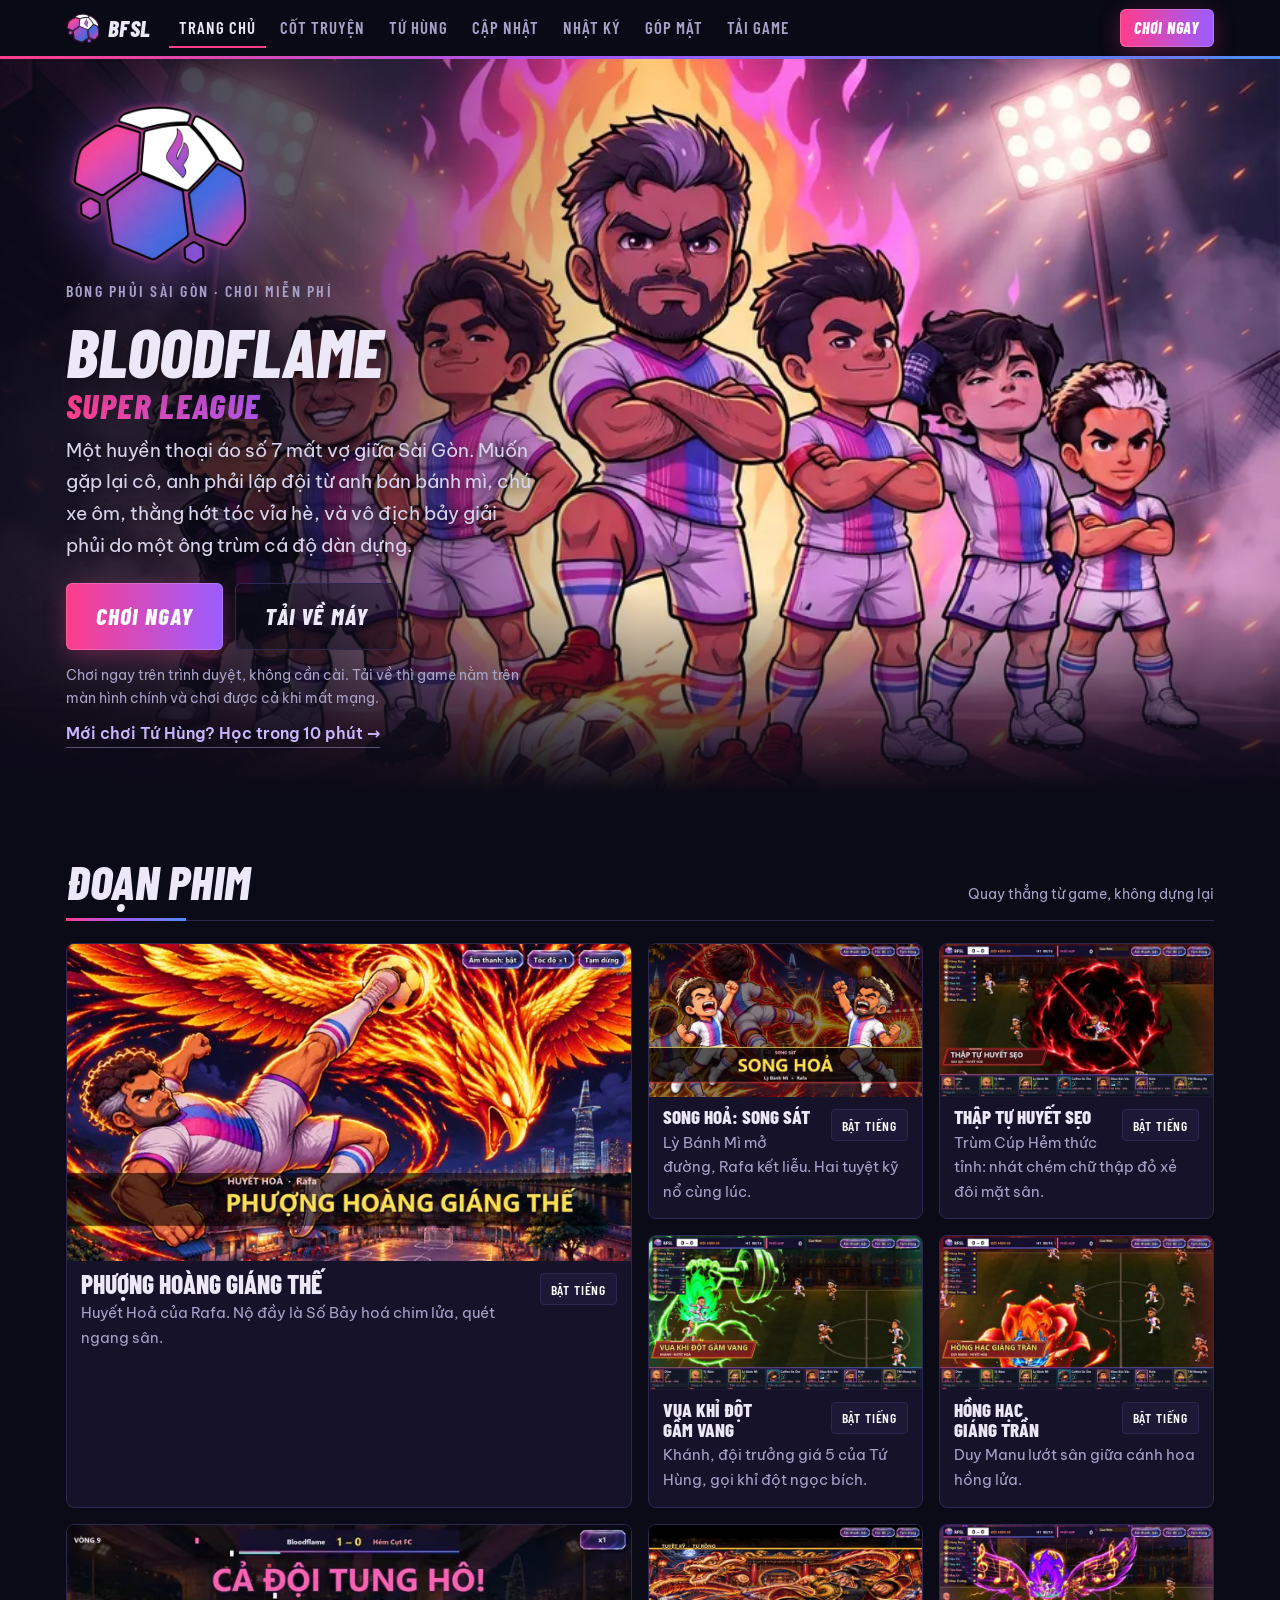
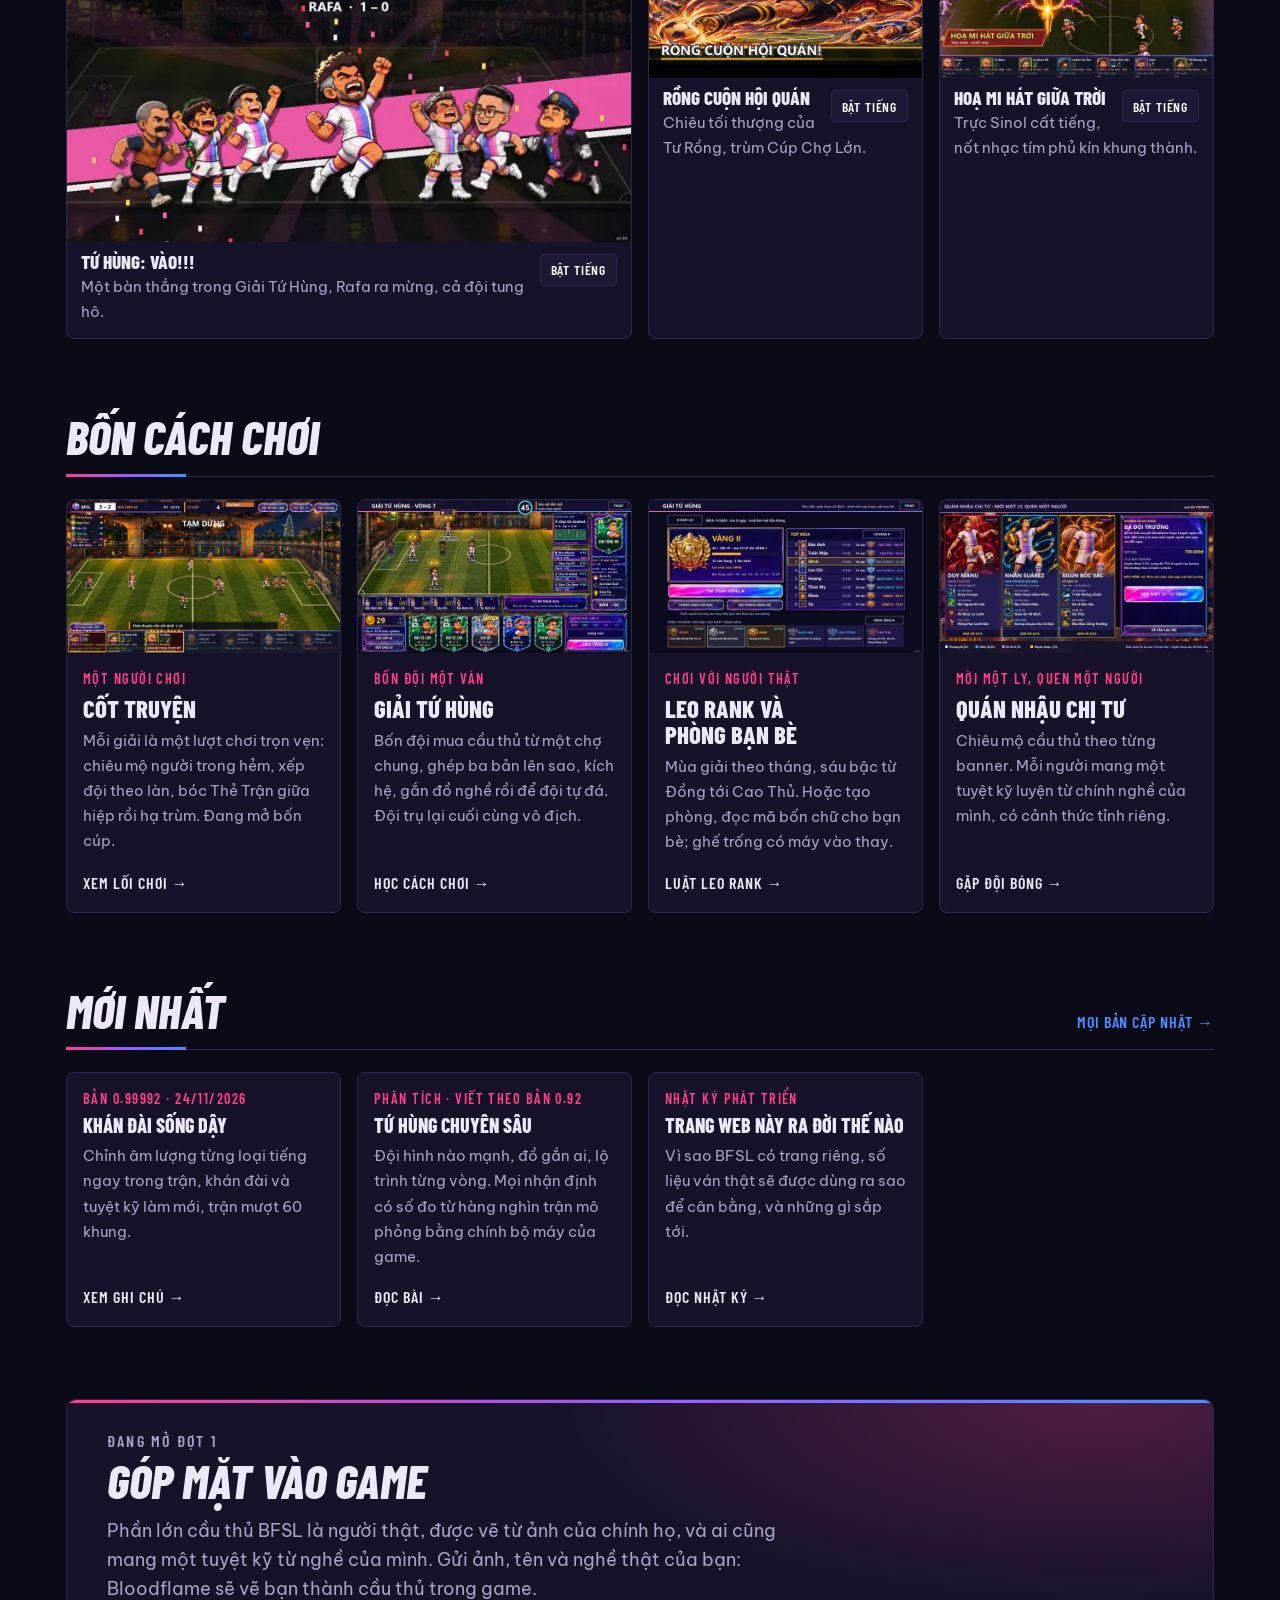
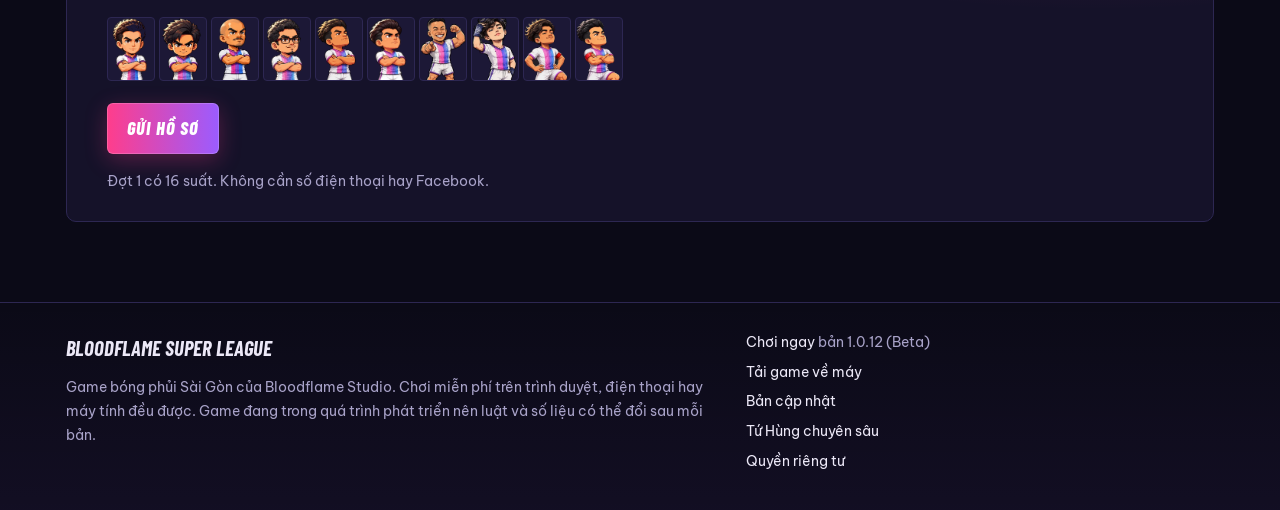
<file: index.html>
<!doctype html>
<html lang="vi">
<head>
<meta charset="utf-8">
<meta name="viewport" content="width=device-width, initial-scale=1, viewport-fit=cover">
<title>Game bóng phủi Sài Gòn · Bloodflame Super League</title>
<meta name="description" content="Huyền thoại áo số 7 lập đội phủi giữa Sài Gòn để cứu vợ. Chơi Cốt truyện hoặc Giải Tứ Hùng bốn đội ngay trên trình duyệt, miễn phí.">
<meta name="theme-color" content="#0b0a17">
<meta property="og:type" content="website">
<meta property="og:site_name" content="Bloodflame Super League">
<meta property="og:title" content="Game bóng phủi Sài Gòn · Bloodflame Super League">
<meta property="og:description" content="Huyền thoại áo số 7 lập đội phủi giữa Sài Gòn để cứu vợ. Chơi Cốt truyện hoặc Giải Tứ Hùng bốn đội ngay trên trình duyệt, miễn phí.">
<meta property="og:image" content="https://bfsl.bloodflame.app/assets/img/hero.webp">
<meta property="og:url" content="https://bfsl.bloodflame.app/">
<meta name="twitter:card" content="summary_large_image">
<link rel="canonical" href="https://bfsl.bloodflame.app/">
<link rel="icon" href="assets/img/logo-96.png">
<link rel="apple-touch-icon" href="assets/img/app-192.png">
<link rel="preconnect" href="https://fonts.googleapis.com">
<link rel="preconnect" href="https://fonts.gstatic.com" crossorigin>
<link rel="stylesheet" href="https://fonts.googleapis.com/css2?family=Barlow+Condensed:ital,wght@0,600;0,800;1,800&family=Be+Vietnam+Pro:wght@400;500;700&display=swap">
<link rel="stylesheet" href="assets/site.css?v=dcda59ef">
</head>
<body data-root="" data-game="choi/" data-nav="home">
<a class="skip" href="#noi-dung">Bỏ qua thanh điều hướng</a>
<div class="sh" role="banner">
  <div class="sh-in">
    <a class="sh-logo" href=""><img src="assets/img/logo-96.png" alt="" width="34" height="31"><span>BFSL</span></a>
    <button class="sh-menu" type="button" aria-expanded="false" aria-controls="sh-nav">Mục lục</button>
    <nav id="sh-nav" class="sh-nav" aria-label="Các trang">
<a href="" aria-current="page">Trang chủ</a>
<a href="cot-truyen/">Cốt truyện</a>
<a href="tu-hung/nguoi-moi/">Tứ Hùng</a>
<a href="cap-nhat/">Cập nhật</a>
<a href="nhat-ky/">Nhật ký</a>
<a href="gop-mat/">Góp mặt</a>
<a href="tai-game/">Tải game</a>
    </nav>
    <a class="btn btn-play sh-play" href="choi/">Chơi ngay</a>
  </div>
</div>
<div id="noi-dung">
<div class="hero-home">
  <div class="bg">
    <picture>
      <source media="(max-width: 720px), (max-aspect-ratio: 6/5)" srcset="assets/img/hero-m.webp">
      <img src="assets/img/hero.webp" alt="Rafa khoanh tay giữa sáu đồng đội Bloodflame, sau lưng là cột lửa và đèn sân, dưới gầm cầu Sài Gòn" width="2200" height="1228" fetchpriority="high">
    </picture>
  </div>
  <div class="wrap">
    <img class="hero-logo" src="assets/img/logo.webp" alt="" width="420" height="384">
    <div class="eyebrow">Bóng phủi Sài Gòn · chơi miễn phí</div>
    <h1>Bloodflame <span>Super League</span></h1>
    <p class="lede">Một huyền thoại áo số 7 mất vợ giữa Sài Gòn. Muốn gặp lại cô, anh phải lập đội từ anh bán bánh mì, chú xe ôm, thằng hớt tóc vỉa hè, và vô địch bảy giải phủi do một ông trùm cá độ dàn dựng.</p>
    <div class="cta">
      <a class="btn btn-play btn-big" href="choi/">Chơi ngay</a>
      <a class="btn btn-ghost btn-big" href="tai-game/" data-install>Tải về máy</a>
    </div>
    <p class="small hero-note">Chơi ngay trên trình duyệt, không cần cài. Tải về thì game nằm trên màn hình chính và chơi được cả khi mất mạng.</p>
    <a class="hero-link" href="tu-hung/nguoi-moi/">Mới chơi Tứ Hùng? Học trong 10 phút →</a>
  </div>
</div>

<section class="sec wrap" aria-labelledby="phim">
  <div class="sec-head"><h2 id="phim">Đoạn phim</h2><span class="small">Quay thẳng từ game, không dựng lại</span></div>
  <div class="reel">
    <figure class="clip clip-main">
      <video data-auto muted loop playsinline preload="none" poster="assets/clips/rafa-phuong-hoang.webp" width="1280" height="720" aria-label="Phượng Hoàng Giáng Thế"><source src="assets/clips/rafa-phuong-hoang.mp4" type="video/mp4"></video>
      <figcaption class="clip-b"><h4>Phượng Hoàng Giáng Thế</h4><p>Huyết Hoả của Rafa. Nộ đầy là Số Bảy hoá chim lửa, quét ngang sân.</p></figcaption>
    </figure>
    <figure class="clip">
      <video data-auto muted loop playsinline preload="none" poster="assets/clips/song-hoa.webp" width="1280" height="720" aria-label="Song Hoả: Song Sát"><source src="assets/clips/song-hoa.mp4" type="video/mp4"></video>
      <figcaption class="clip-b"><h4>Song Hoả: Song Sát</h4><p>Lỳ Bánh Mì mở đường, Rafa kết liễu. Hai tuyệt kỹ nổ cùng lúc.</p></figcaption>
    </figure>
    <figure class="clip">
      <video data-auto muted loop playsinline preload="none" poster="assets/clips/sau-seo.webp" width="1280" height="720" aria-label="Thập Tự Huyết Sẹo"><source src="assets/clips/sau-seo.mp4" type="video/mp4"></video>
      <figcaption class="clip-b"><h4>Thập Tự Huyết Sẹo</h4><p>Trùm Cúp Hẻm thức tỉnh: nhát chém chữ thập đỏ xẻ đôi mặt sân.</p></figcaption>
    </figure>
    <figure class="clip">
      <video data-auto muted loop playsinline preload="none" poster="assets/clips/khanh.webp" width="1280" height="720" aria-label="Vua Khỉ Đột Gầm Vang"><source src="assets/clips/khanh.mp4" type="video/mp4"></video>
      <figcaption class="clip-b"><h4>Vua Khỉ Đột Gầm Vang</h4><p>Khánh, đội trưởng giá 5 của Tứ Hùng, gọi khỉ đột ngọc bích.</p></figcaption>
    </figure>
    <figure class="clip">
      <video data-auto muted loop playsinline preload="none" poster="assets/clips/duy-manu.webp" width="1280" height="720" aria-label="Hồng Hạc Giáng Trần"><source src="assets/clips/duy-manu.mp4" type="video/mp4"></video>
      <figcaption class="clip-b"><h4>Hồng Hạc Giáng Trần</h4><p>Duy Manu lướt sân giữa cánh hoa hồng lửa.</p></figcaption>
    </figure>
    <figure class="clip clip-wide">
      <video data-auto muted loop playsinline preload="none" poster="assets/clips/tu-hung-vao.webp" width="1280" height="720" aria-label="Tứ Hùng: VÀO!!!"><source src="assets/clips/tu-hung-vao.mp4" type="video/mp4"></video>
      <figcaption class="clip-b"><h4>Tứ Hùng: VÀO!!!</h4><p>Một bàn thắng trong Giải Tứ Hùng, Rafa ra mừng, cả đội tung hô.</p></figcaption>
    </figure>
    <figure class="clip">
      <video data-auto muted loop playsinline preload="none" poster="assets/clips/tu-rong.webp" width="1280" height="720" aria-label="Rồng Cuộn Hội Quán"><source src="assets/clips/tu-rong.mp4" type="video/mp4"></video>
      <figcaption class="clip-b"><h4>Rồng Cuộn Hội Quán</h4><p>Chiêu tối thượng của Tư Rồng, trùm Cúp Chợ Lớn.</p></figcaption>
    </figure>
    <figure class="clip">
      <video data-auto muted loop playsinline preload="none" poster="assets/clips/truc-sinol.webp" width="1280" height="720" aria-label="Hoạ Mi Hát Giữa Trời"><source src="assets/clips/truc-sinol.mp4" type="video/mp4"></video>
      <figcaption class="clip-b"><h4>Hoạ Mi Hát Giữa Trời</h4><p>Trực Sinol cất tiếng, nốt nhạc tím phủ kín khung thành.</p></figcaption>
    </figure>
  </div>
</section>

<section class="sec wrap" aria-labelledby="che-do">
  <div class="sec-head"><h2 id="che-do">Bốn cách chơi</h2></div>
  <div class="grid grid-4">
    <a class="card" href="cot-truyen/">
      <img src="assets/img/st_match.webp" alt="Trận đấu Cốt truyện dưới gầm cầu, hàng thẻ cầu thủ với nút tung tuyệt kỹ" width="1280" height="720" loading="lazy">
      <div class="card-b">
        <span class="kicker">Một người chơi</span>
        <h3>Cốt truyện</h3>
        <p>Mỗi giải là một lượt chơi trọn vẹn: chiêu mộ người trong hẻm, xếp đội theo làn, bóc Thẻ Trận giữa hiệp rồi hạ trùm. Đang mở bốn cúp.</p>
        <span class="more">Xem lối chơi →</span>
      </div>
    </a>
    <a class="card" href="tu-hung/nguoi-moi/">
      <img src="assets/img/th_plan.webp" alt="Màn xếp đội Giải Tứ Hùng với sân, băng dự bị và chợ cầu thủ" width="1280" height="720" loading="lazy">
      <div class="card-b">
        <span class="kicker">Bốn đội một ván</span>
        <h3>Giải Tứ Hùng</h3>
        <p>Bốn đội mua cầu thủ từ một chợ chung, ghép ba bản lên sao, kích hệ, gắn đồ nghề rồi để đội tự đá. Đội trụ lại cuối cùng vô địch.</p>
        <span class="more">Học cách chơi →</span>
      </div>
    </a>
    <a class="card" href="tu-hung/#rank">
      <img src="assets/img/th_rank.webp" alt="Màn Leo Rank: huy hiệu bậc, bảng mùa và phần thưởng" width="1280" height="720" loading="lazy">
      <div class="card-b">
        <span class="kicker">Chơi với người thật</span>
        <h3>Leo Rank và phòng bạn bè</h3>
        <p>Mùa giải theo tháng, sáu bậc từ Đồng tới Cao Thủ. Hoặc tạo phòng, đọc mã bốn chữ cho bạn bè; ghế trống có máy vào thay.</p>
        <span class="more">Luật leo rank →</span>
      </div>
    </a>
    <a class="card" href="cot-truyen/#doi-bong">
      <img src="assets/img/st_gacha.webp" alt="Quán nhậu chị Tư: ba cầu thủ của banner Ba Đội Trưởng" width="1280" height="720" loading="lazy">
      <div class="card-b">
        <span class="kicker">Mời một ly, quen một người</span>
        <h3>Quán nhậu chị Tư</h3>
        <p>Chiêu mộ cầu thủ theo từng banner. Mỗi người mang một tuyệt kỹ luyện từ chính nghề của mình, có cảnh thức tỉnh riêng.</p>
        <span class="more">Gặp đội bóng →</span>
      </div>
    </a>
  </div>
</section>

<section class="sec wrap" aria-labelledby="moi">
  <div class="sec-head"><h2 id="moi">Mới nhất</h2><a href="cap-nhat/">Mọi bản cập nhật →</a></div>
  <div class="grid">
    <a class="card" href="cap-nhat/#v09999">
      <div class="card-b">
        <span class="kicker">Bản 0.99992 · 24/11/2026</span>
        <h4>Khán đài sống dậy</h4>
        <p>Chỉnh âm lượng từng loại tiếng ngay trong trận, khán đài và tuyệt kỹ làm mới, trận mượt 60 khung.</p>
        <span class="more">Xem ghi chú →</span>
      </div>
    </a>
    <a class="card" href="tu-hung/">
      <div class="card-b">
        <span class="kicker">Phân tích · viết theo bản 0.92</span>
        <h4>Tứ Hùng chuyên sâu</h4>
        <p>Đội hình nào mạnh, đồ gắn ai, lộ trình từng vòng. Mọi nhận định có số đo từ hàng nghìn trận mô phỏng bằng chính bộ máy của game.</p>
        <span class="more">Đọc bài →</span>
      </div>
    </a>
    <a class="card" href="nhat-ky/">
      <div class="card-b">
        <span class="kicker">Nhật ký phát triển</span>
        <h4>Trang web này ra đời thế nào</h4>
        <p>Vì sao BFSL có trang riêng, số liệu ván thật sẽ được dùng ra sao để cân bằng, và những gì sắp tới.</p>
        <span class="more">Đọc nhật ký →</span>
      </div>
    </a>
  </div>
</section>

<section class="sec wrap" aria-labelledby="gop">
  <div class="join">
    <div class="eyebrow">Đang mở đợt 1</div>
    <h2 id="gop">Góp mặt vào game</h2>
    <p class="lede">Phần lớn cầu thủ BFSL là người thật, được vẽ từ ảnh của chính họ, và ai cũng mang một tuyệt kỹ từ nghề của mình. Gửi ảnh, tên và nghề thật của bạn: Bloodflame sẽ vẽ bạn thành cầu thủ trong game.</p>
    <div class="faces" aria-hidden="true">
      <img src="assets/img/p-m01.webp" alt="" width="240" height="320" loading="lazy">
      <img src="assets/img/p-m02.webp" alt="" width="240" height="320" loading="lazy">
      <img src="assets/img/p-m04.webp" alt="" width="240" height="320" loading="lazy">
      <img src="assets/img/p-m07.webp" alt="" width="240" height="320" loading="lazy">
      <img src="assets/img/p-m09.webp" alt="" width="240" height="320" loading="lazy">
      <img src="assets/img/p-m13.webp" alt="" width="240" height="320" loading="lazy">
      <img src="assets/img/p-m16.webp" alt="" width="240" height="320" loading="lazy">
      <img src="assets/img/p-m18.webp" alt="" width="240" height="320" loading="lazy">
      <img src="assets/img/p-p01.webp" alt="" width="240" height="320" loading="lazy">
      <img src="assets/img/p-p02.webp" alt="" width="240" height="320" loading="lazy">
    </div>
    <div class="cta">
      <a class="btn btn-play" href="gop-mat/">Gửi hồ sơ</a>
      <span class="small">Đợt 1 có 16 suất. Không cần số điện thoại hay Facebook.</span>
    </div>
  </div>
</section>

</div>
<div class="sf" role="contentinfo">
  <div class="wrap sf-in">
    <div>
      <b>Bloodflame Super League</b>
      <p>Game bóng phủi Sài Gòn của Bloodflame Studio. Chơi miễn phí trên trình duyệt, điện thoại hay máy tính đều được. Game đang trong quá trình phát triển nên luật và số liệu có thể đổi sau mỗi bản.</p>
    </div>
    <ul>
      <li><a href="choi/">Chơi ngay</a> <span class="ver" data-ver></span></li>
      <li><a href="tai-game/">Tải game về máy</a></li>
      <li><a href="cap-nhat/">Bản cập nhật</a></li>
      <li><a href="tu-hung/">Tứ Hùng chuyên sâu</a></li>
      <li><a href="quyen-rieng-tu/">Quyền riêng tư</a></li>
    </ul>
  </div>
</div>
<dialog id="lb" aria-label="Ảnh phóng to"><img id="lbimg" alt=""></dialog>
<script src="assets/site.js?v=dcda59ef" defer></script>
</body>
</html>
</file>
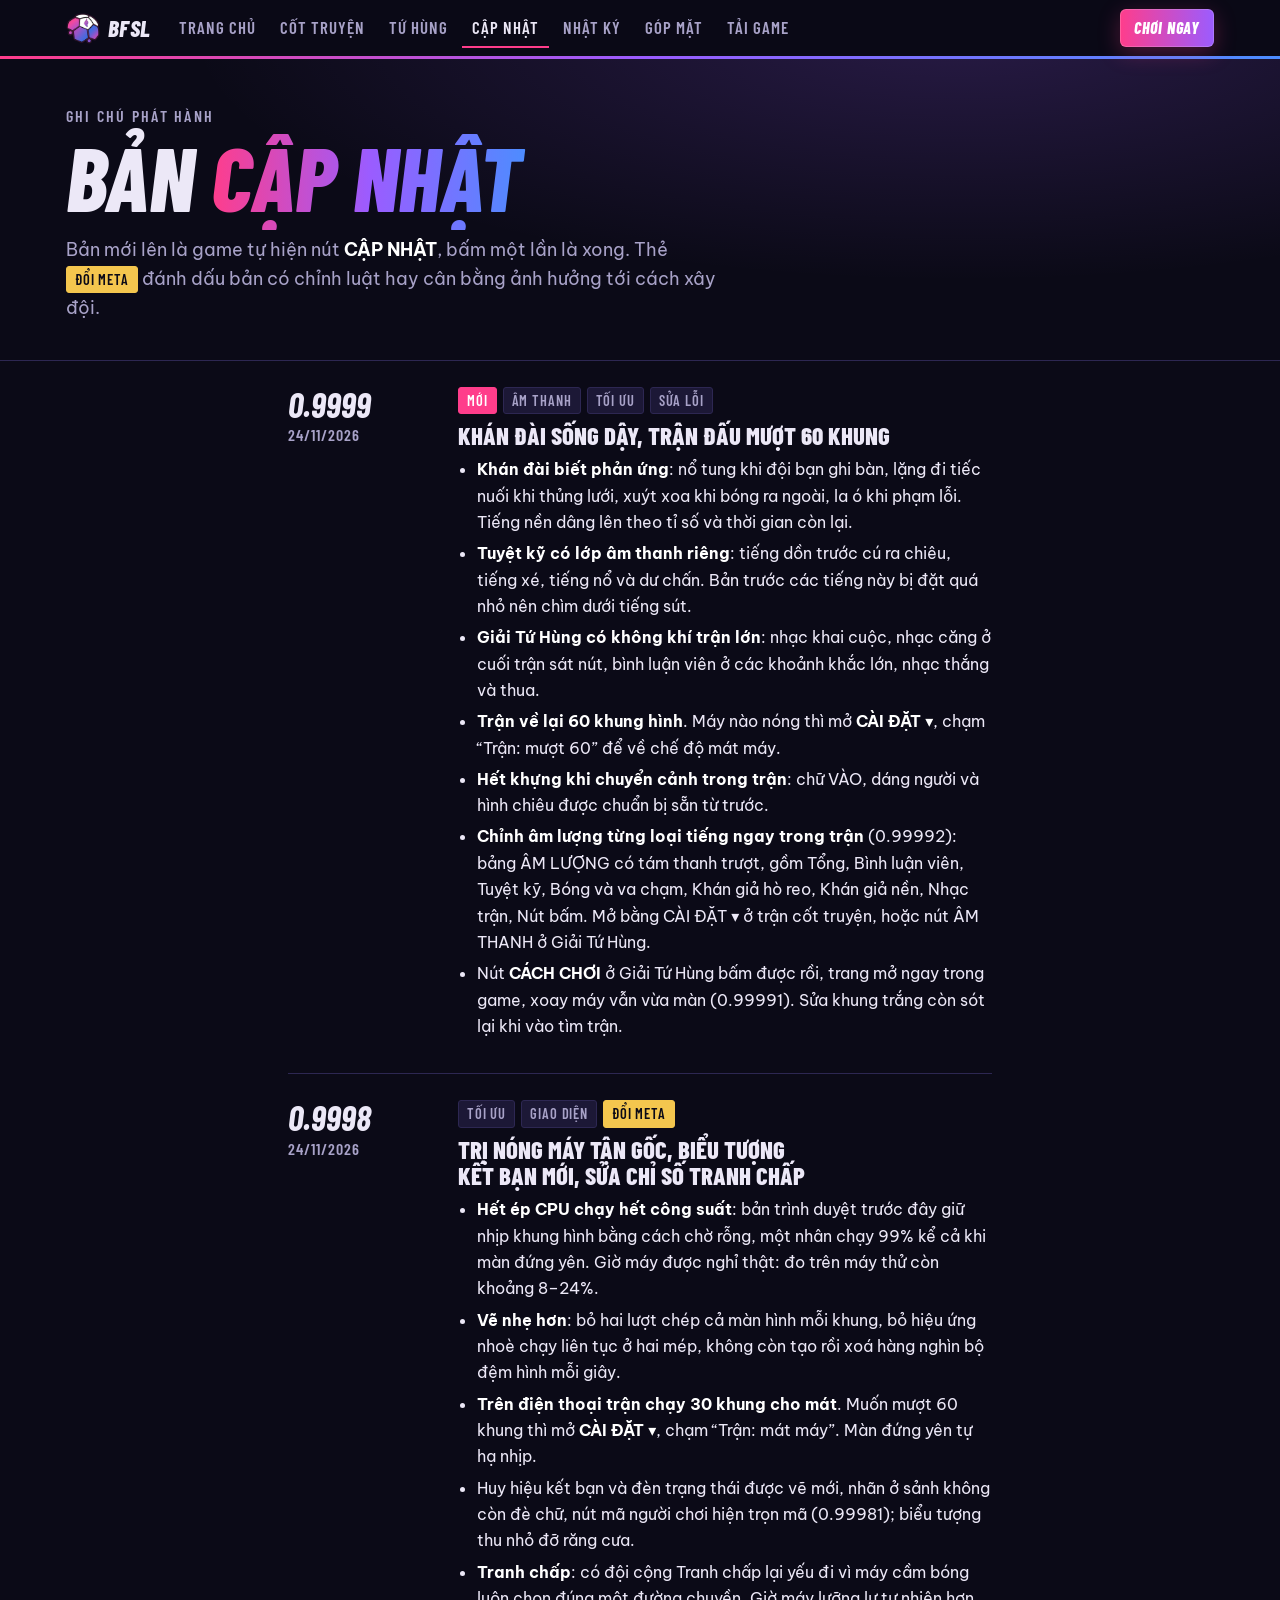
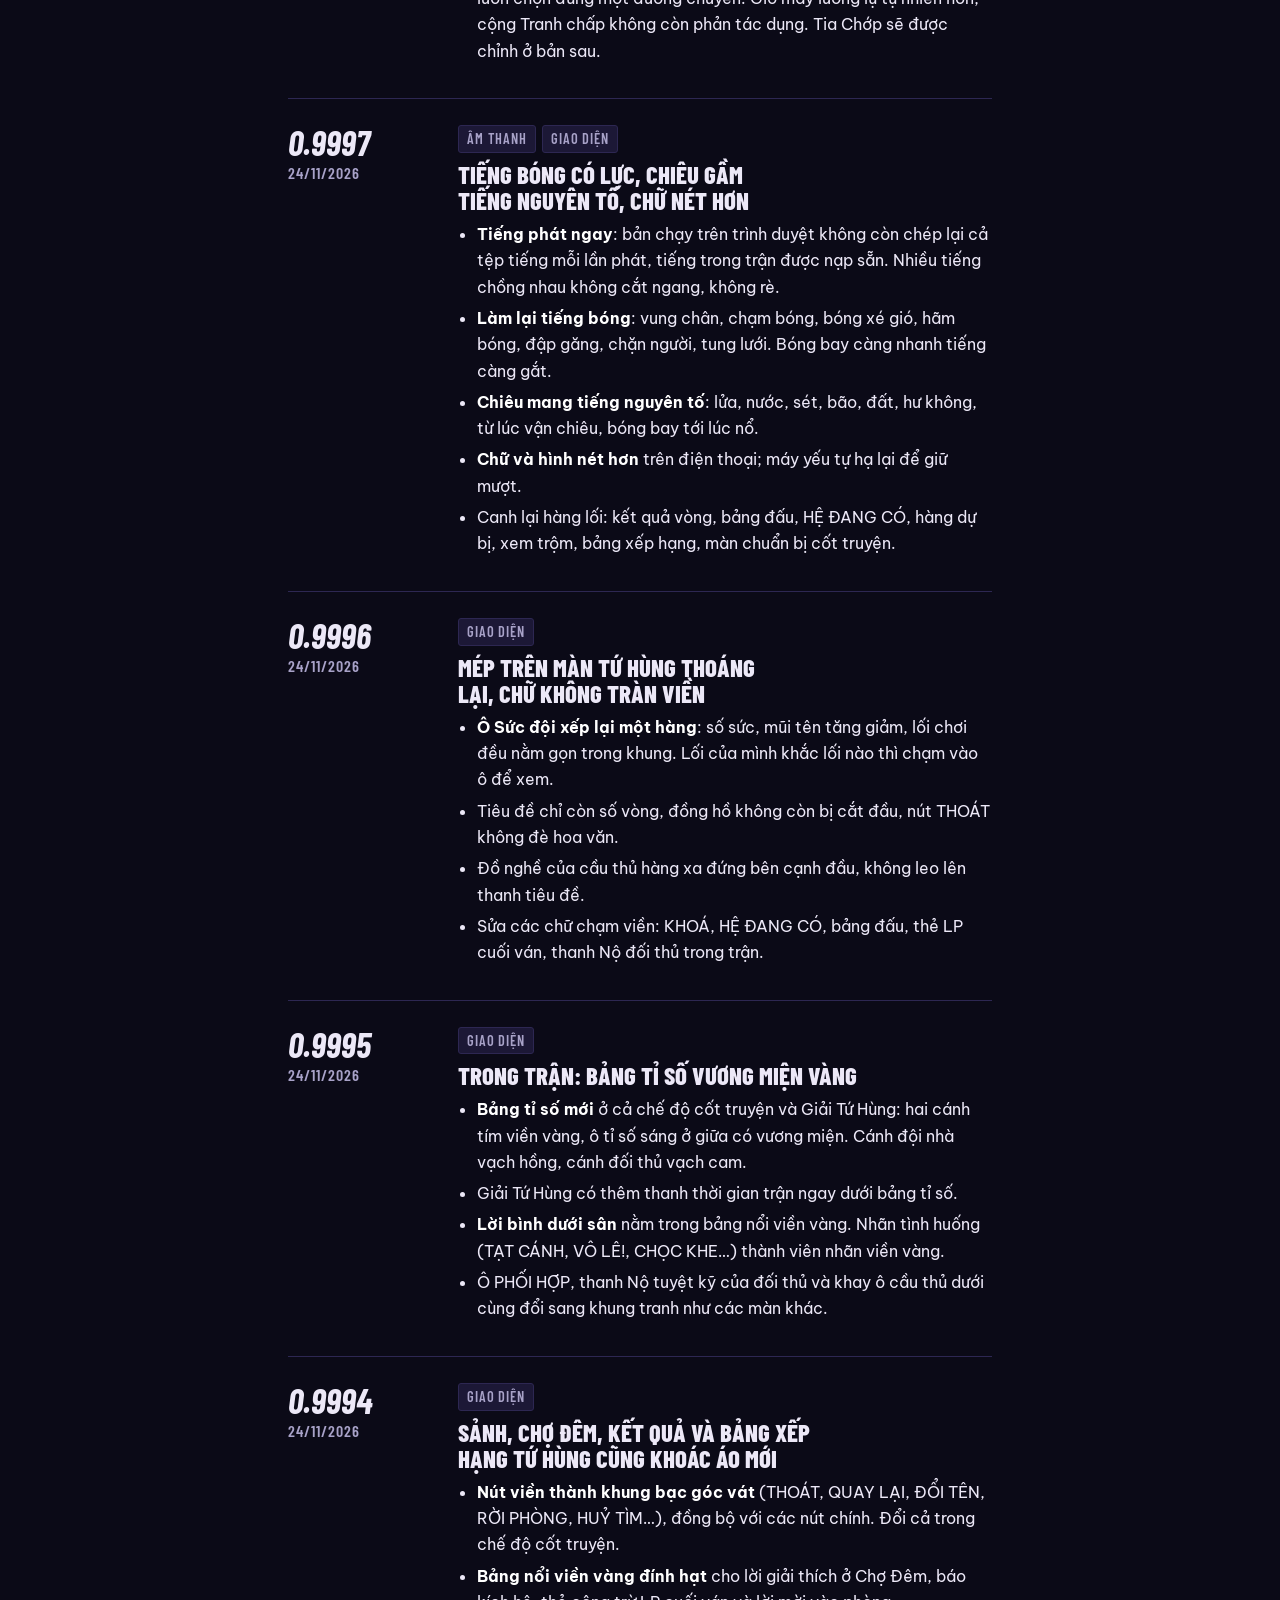
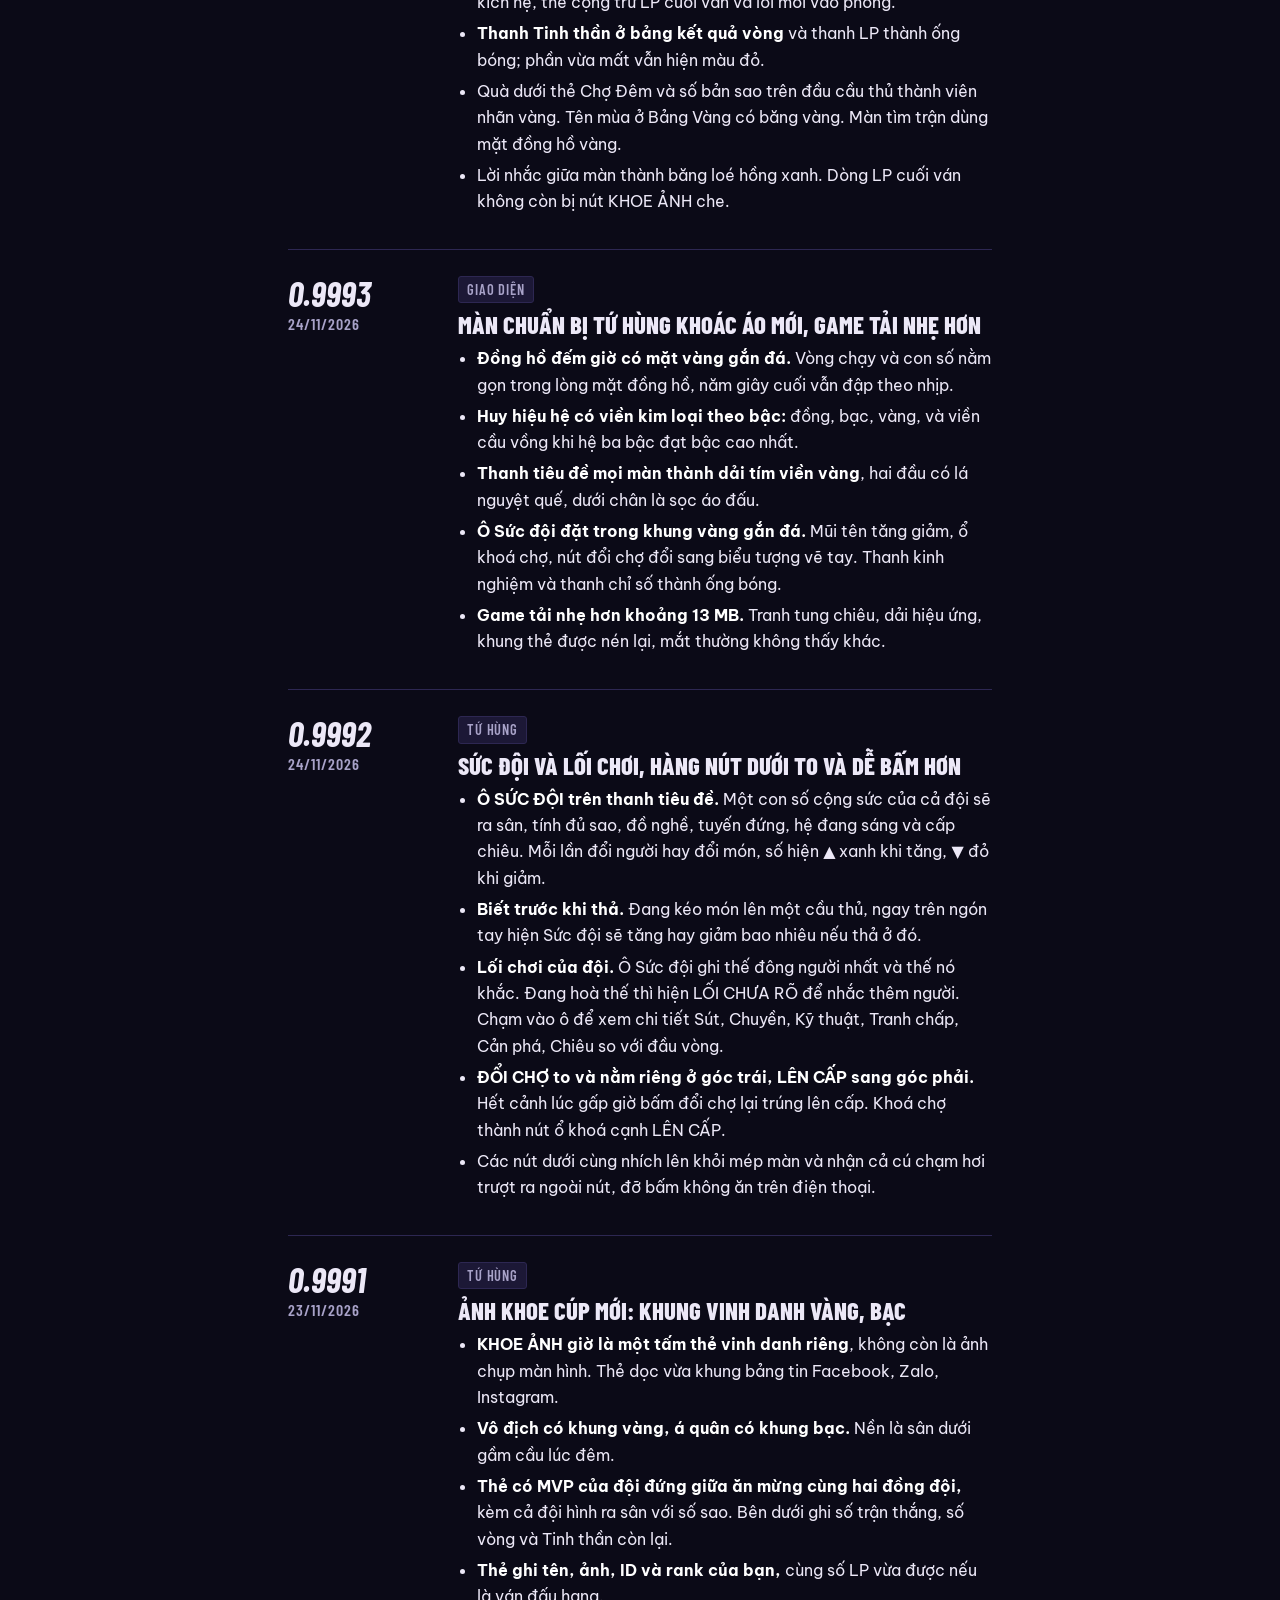
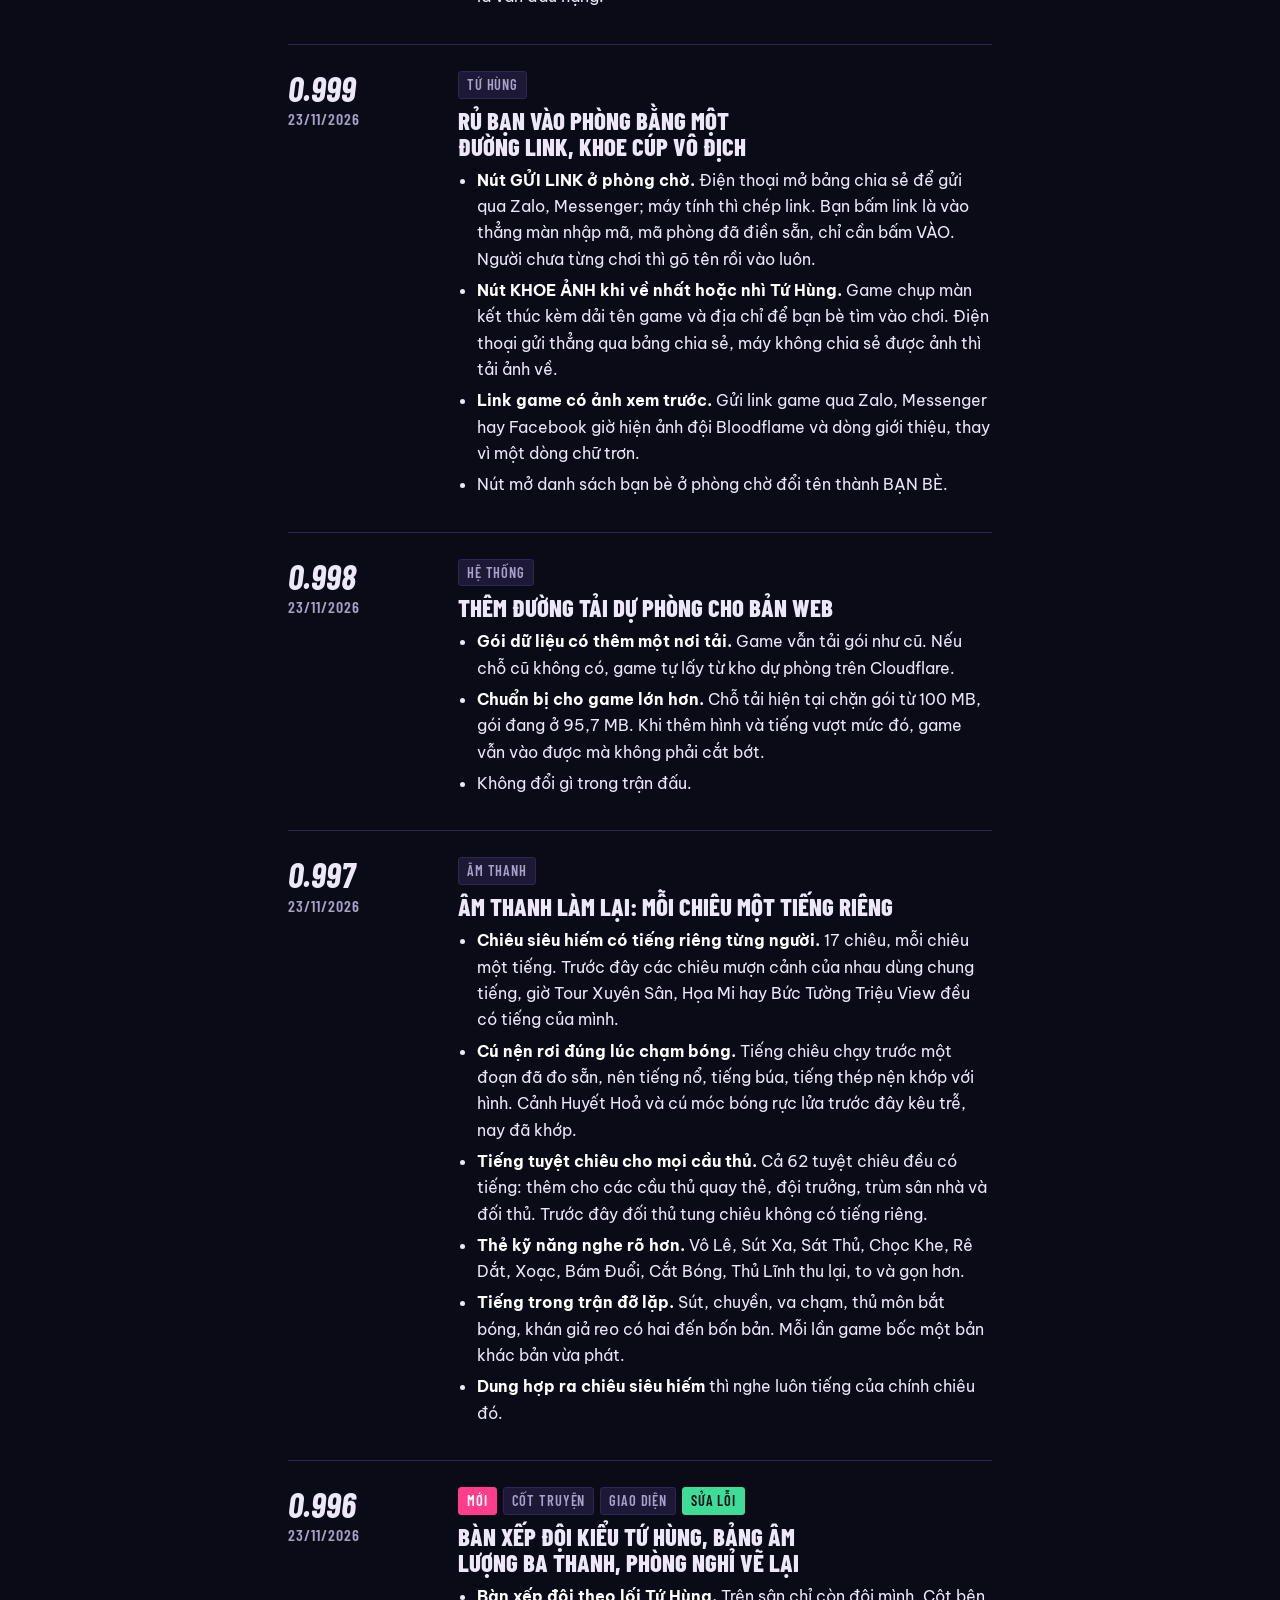
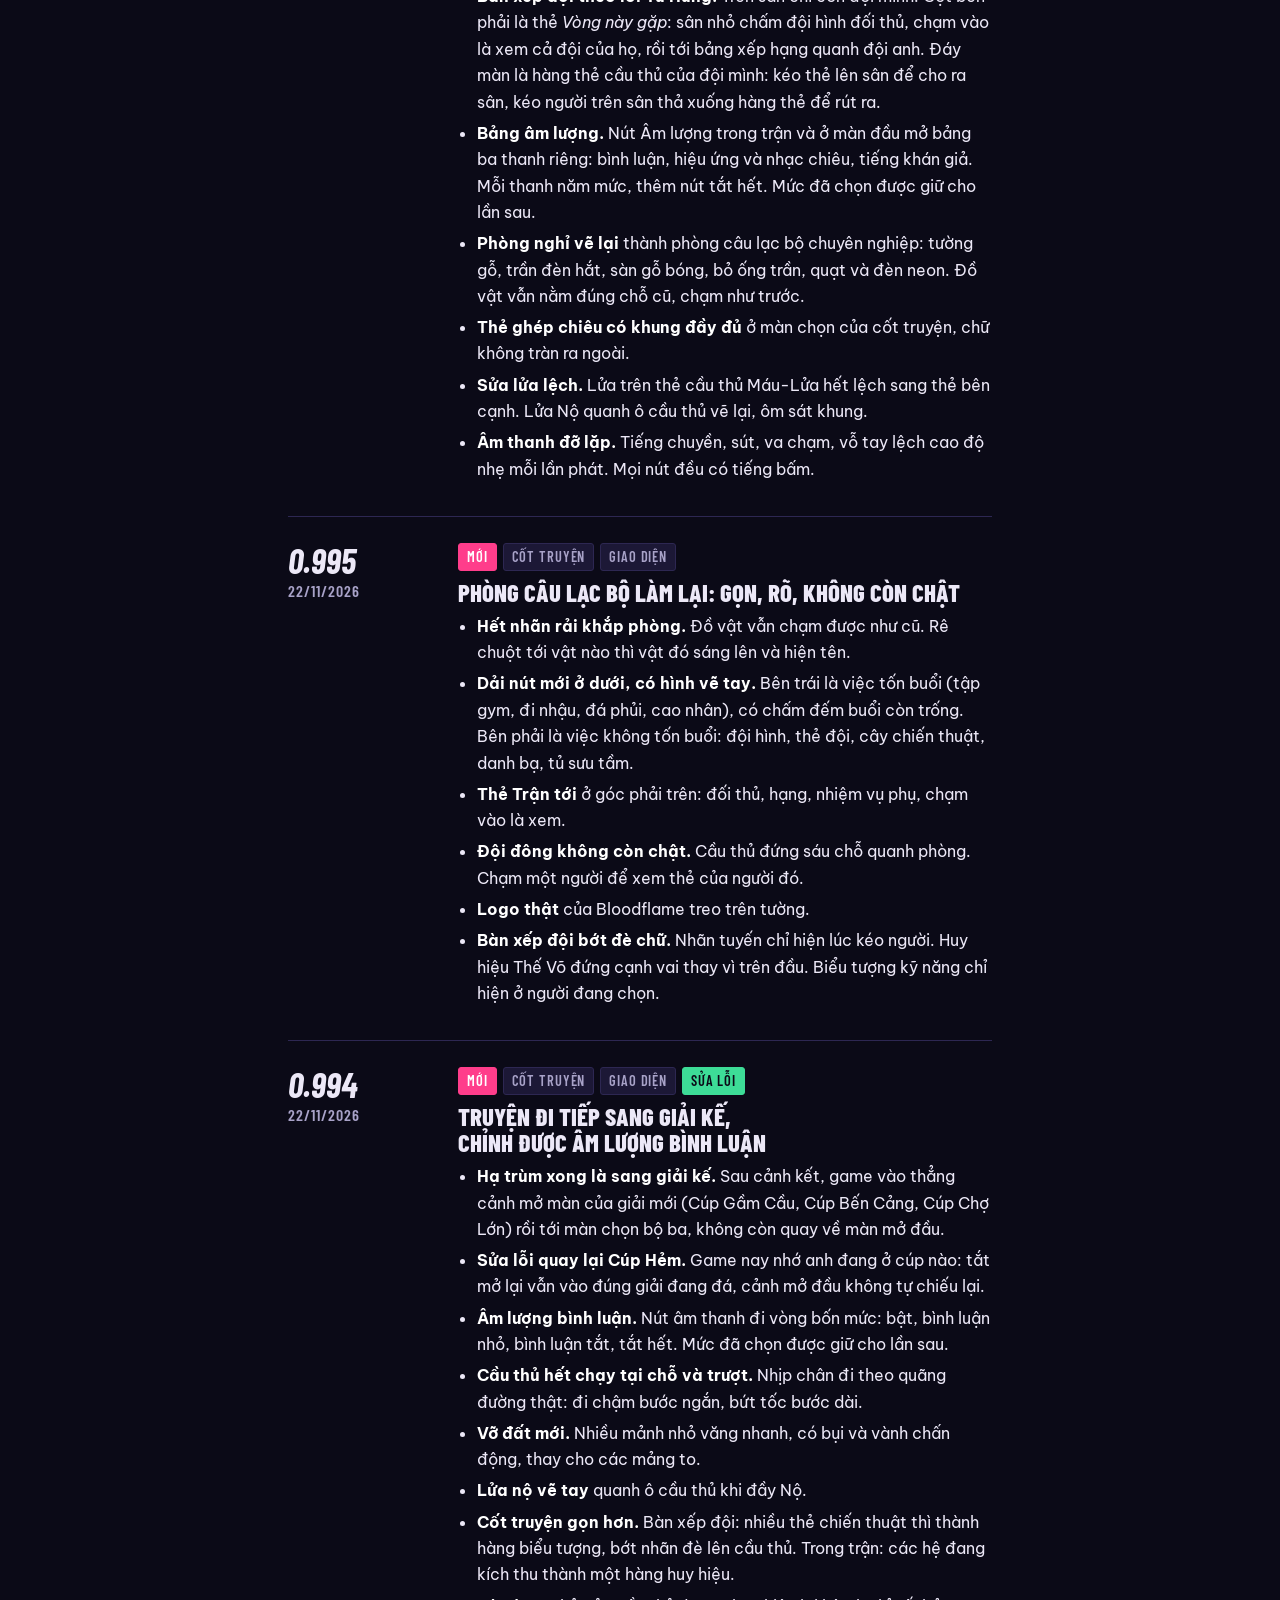
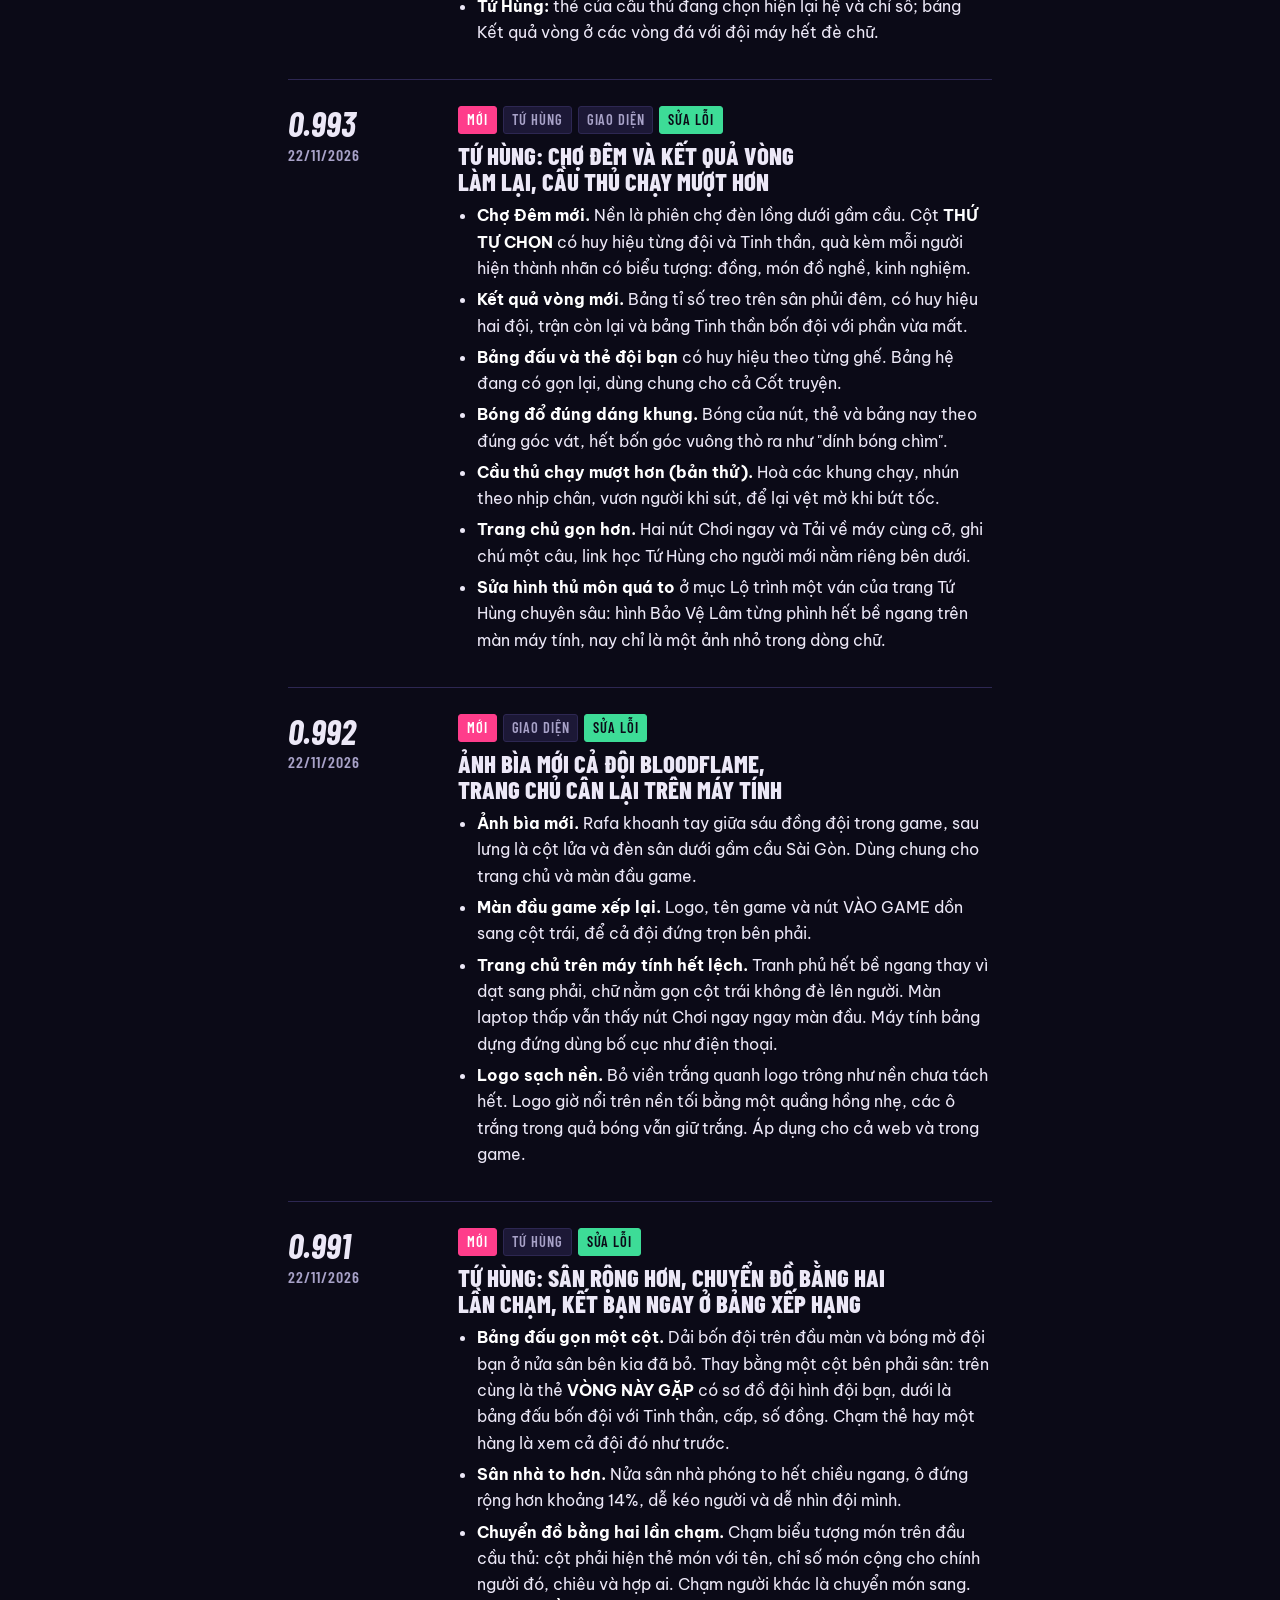
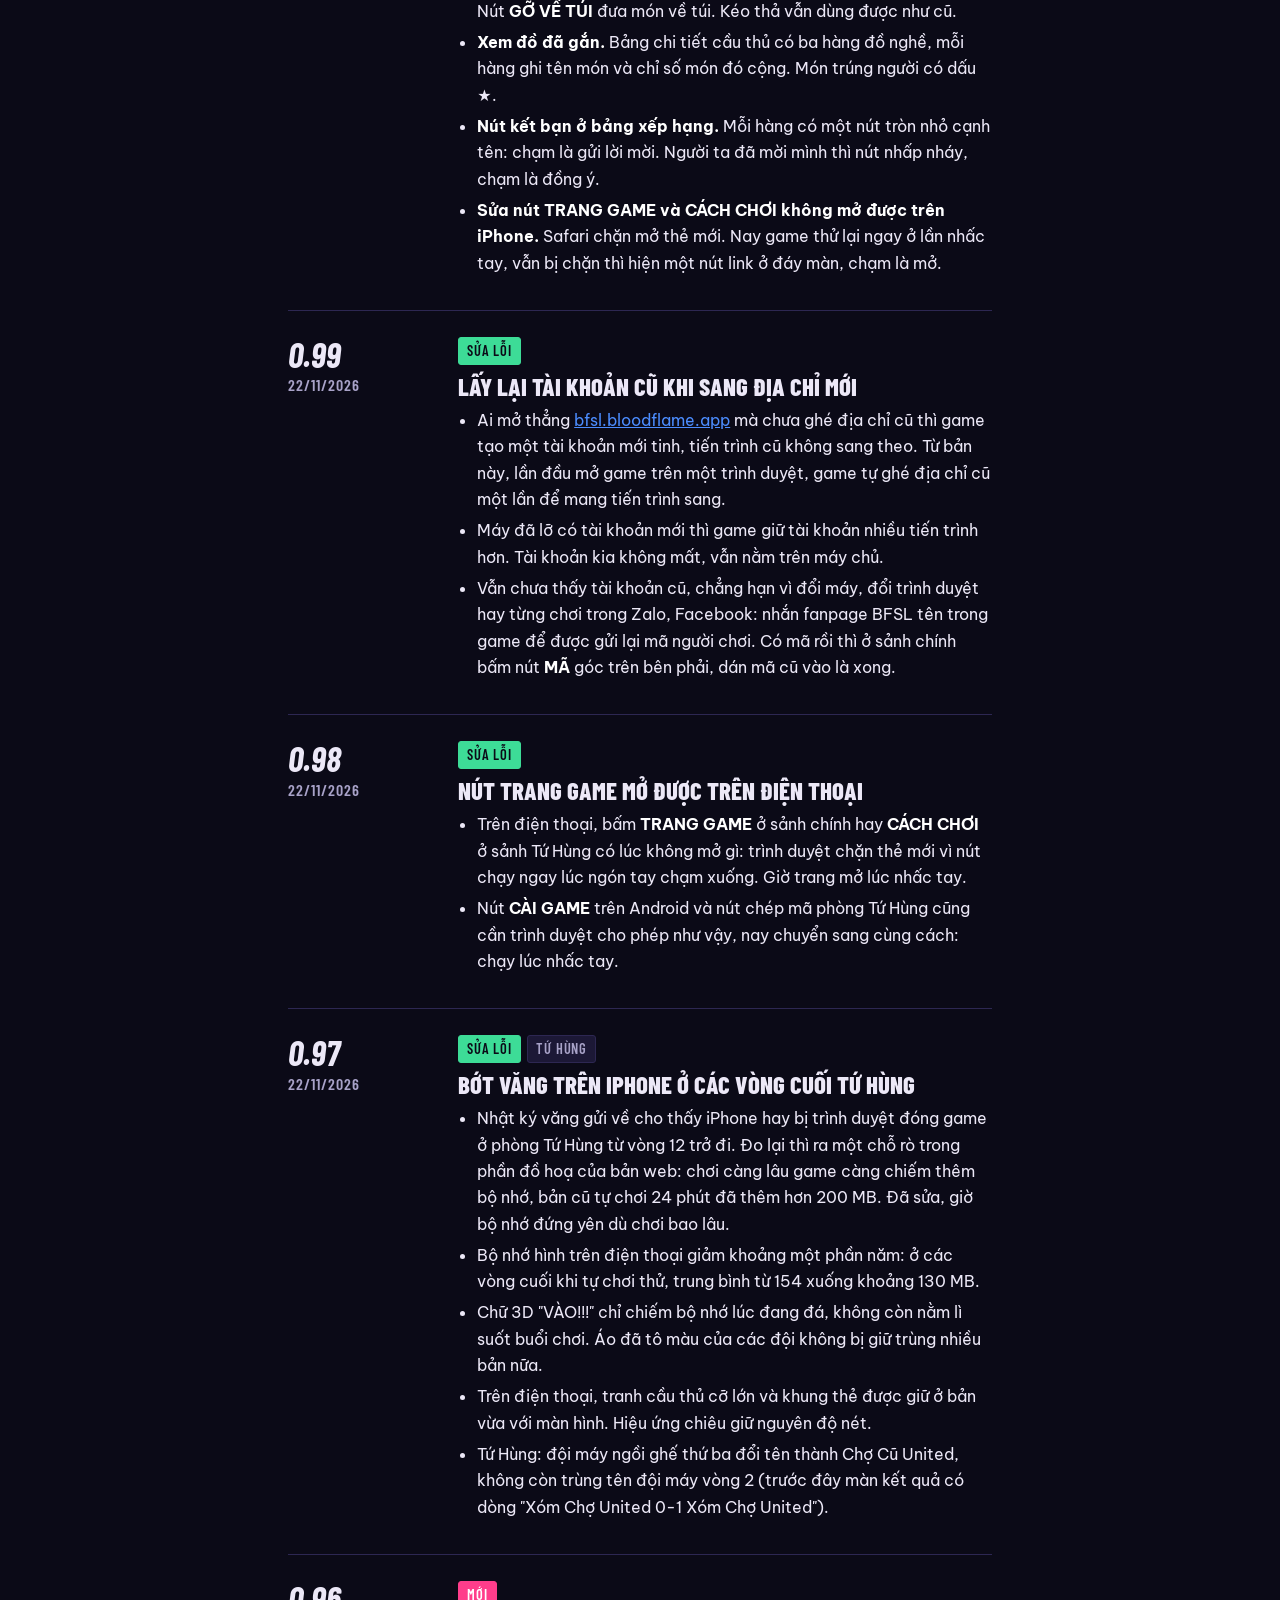
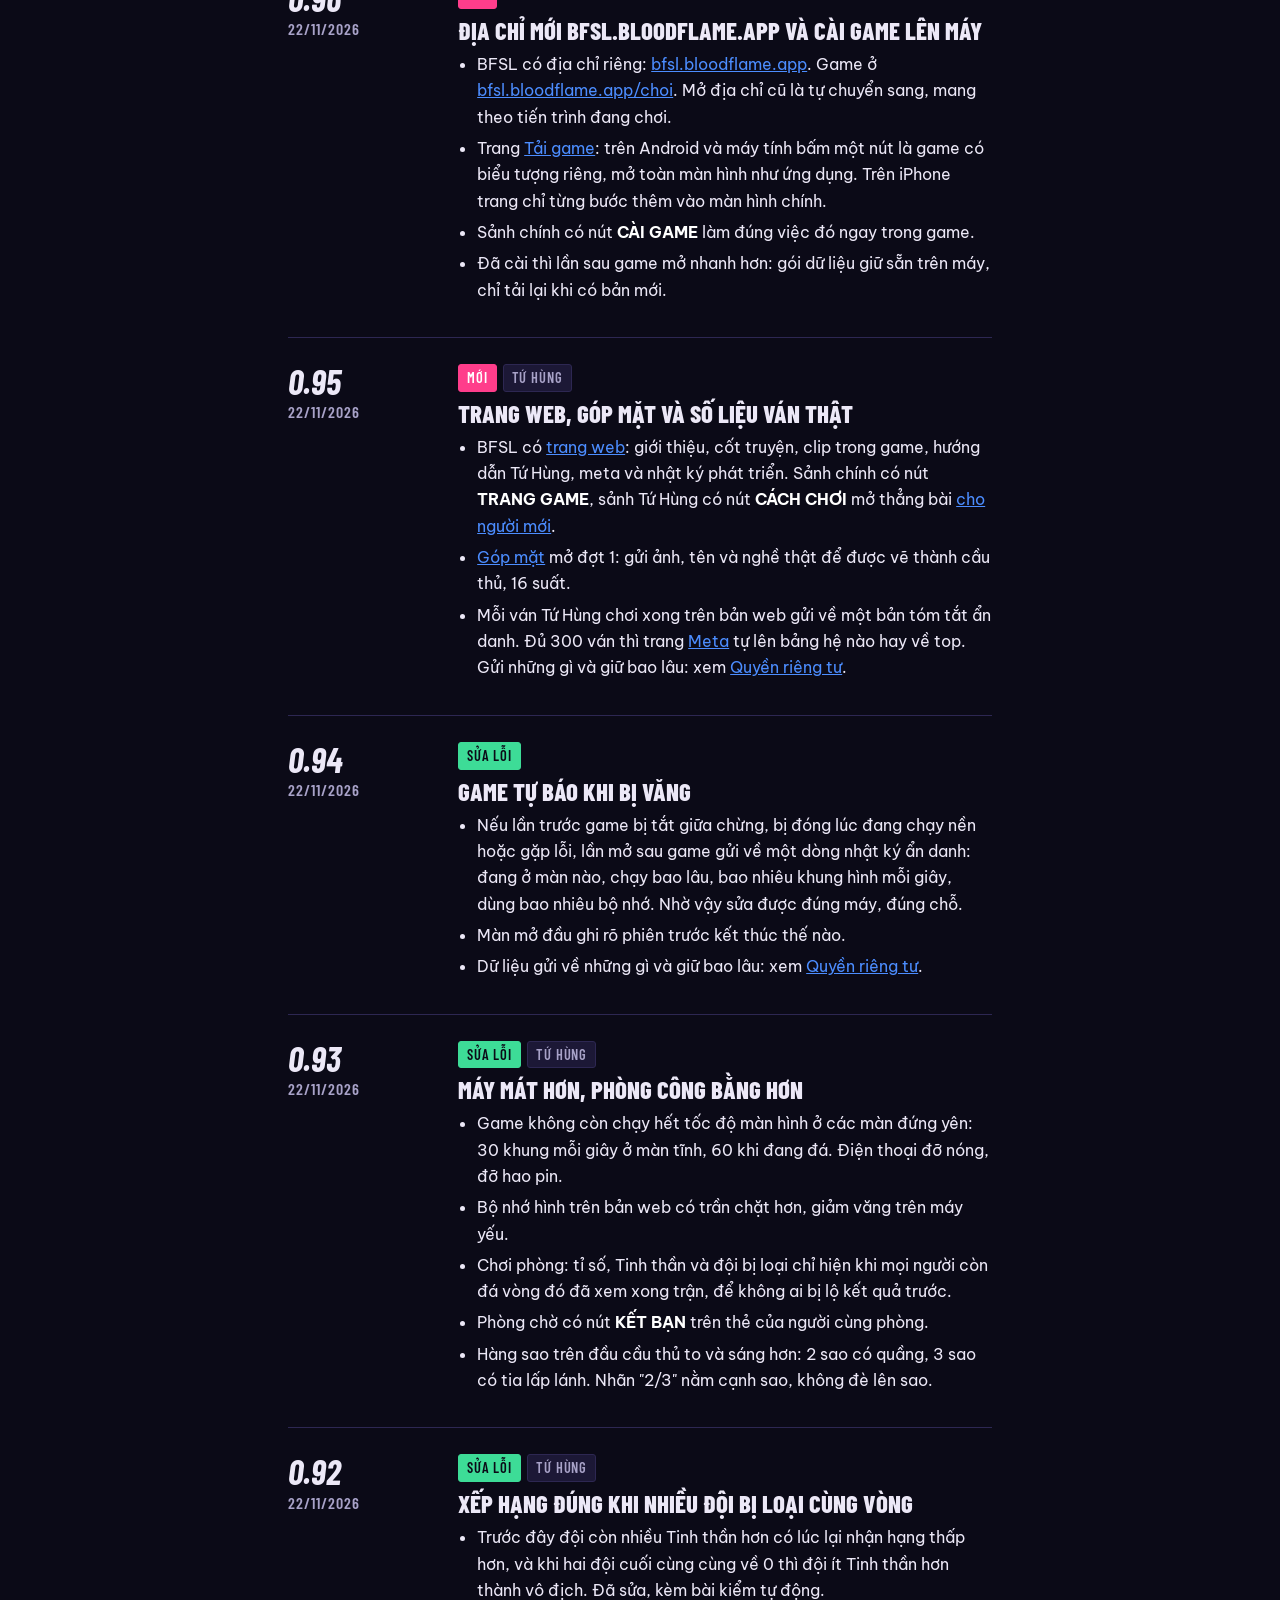
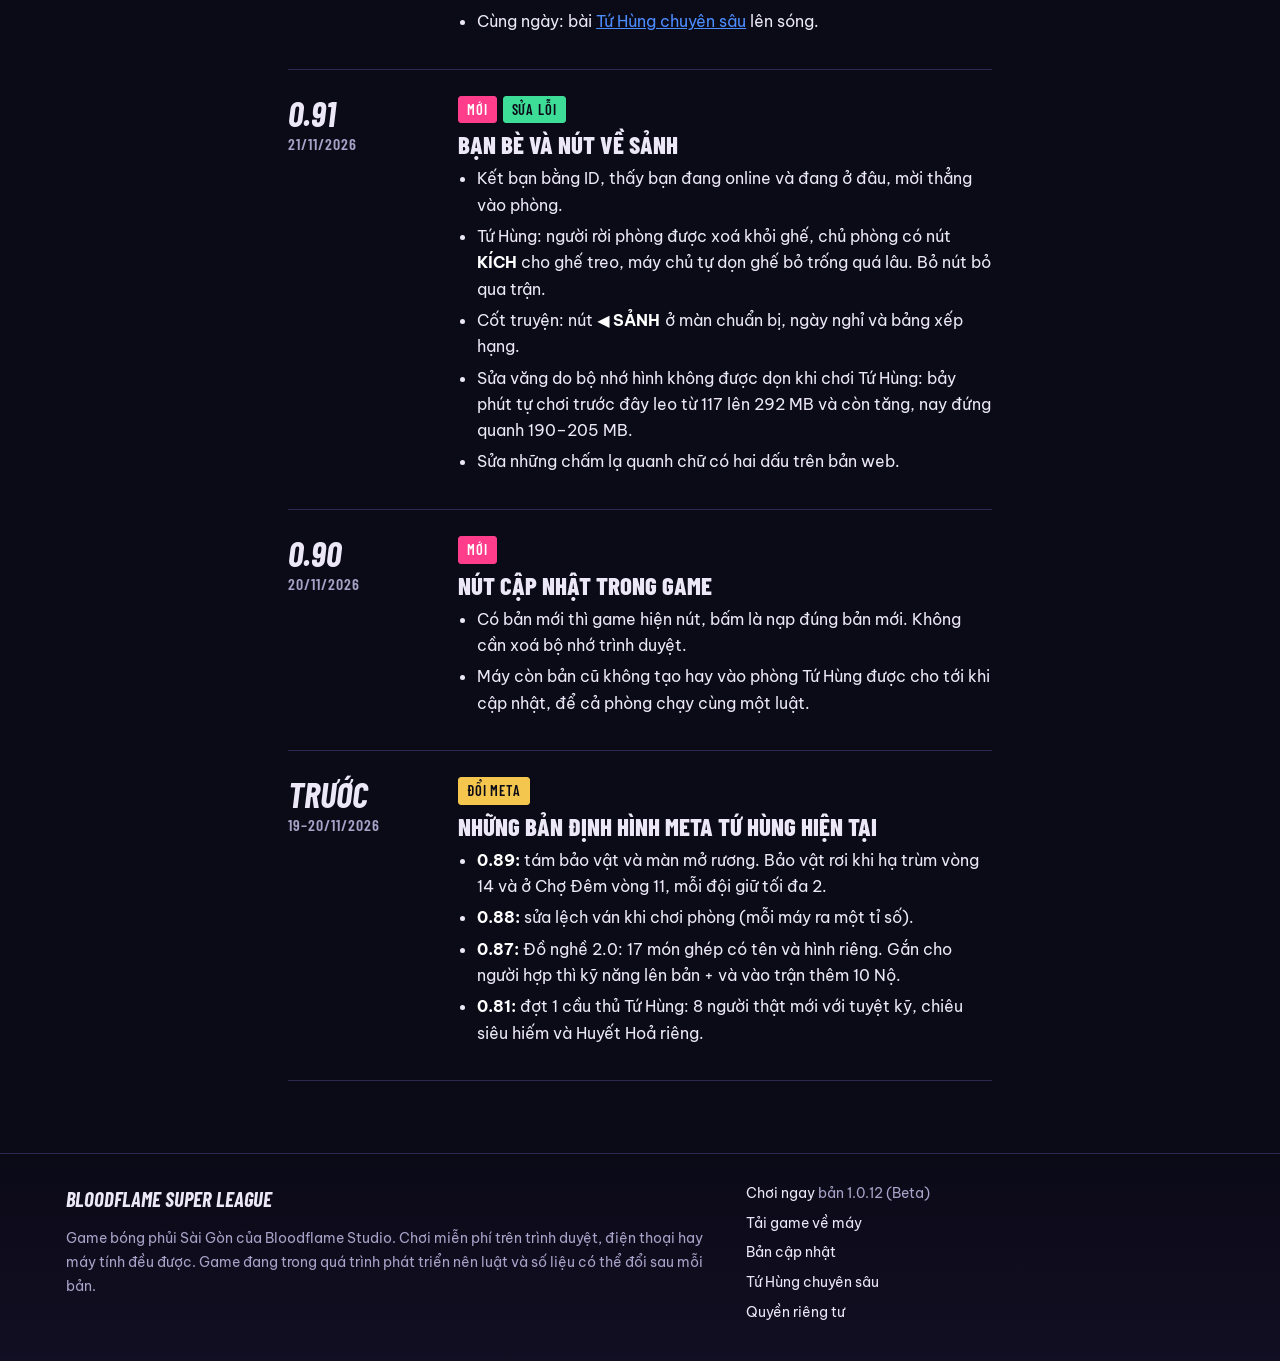
<file: cap-nhat/index.html>
<!doctype html>
<html lang="vi">
<head>
<meta charset="utf-8">
<meta name="viewport" content="width=device-width, initial-scale=1, viewport-fit=cover">
<title>Bản cập nhật · Bloodflame Super League</title>
<meta name="description" content="Ghi chú từng bản Bloodflame Super League: tính năng mới, sửa lỗi và những thay đổi ảnh hưởng tới meta Tứ Hùng.">
<meta name="theme-color" content="#0b0a17">
<meta property="og:type" content="website">
<meta property="og:site_name" content="Bloodflame Super League">
<meta property="og:title" content="Bản cập nhật · Bloodflame Super League">
<meta property="og:description" content="Ghi chú từng bản Bloodflame Super League: tính năng mới, sửa lỗi và những thay đổi ảnh hưởng tới meta Tứ Hùng.">
<meta property="og:image" content="https://bfsl.bloodflame.app/assets/img/hero.webp">
<meta property="og:url" content="https://bfsl.bloodflame.app/cap-nhat/">
<meta name="twitter:card" content="summary_large_image">
<link rel="canonical" href="https://bfsl.bloodflame.app/cap-nhat/">
<link rel="icon" href="../assets/img/logo-96.png">
<link rel="apple-touch-icon" href="../assets/img/app-192.png">
<link rel="preconnect" href="https://fonts.googleapis.com">
<link rel="preconnect" href="https://fonts.gstatic.com" crossorigin>
<link rel="stylesheet" href="https://fonts.googleapis.com/css2?family=Barlow+Condensed:ital,wght@0,600;0,800;1,800&family=Be+Vietnam+Pro:wght@400;500;700&display=swap">
<link rel="stylesheet" href="../assets/site.css?v=dcda59ef">
</head>
<body data-root="../" data-game="../choi/" data-nav="news">
<a class="skip" href="#noi-dung">Bỏ qua thanh điều hướng</a>
<div class="sh" role="banner">
  <div class="sh-in">
    <a class="sh-logo" href="../"><img src="../assets/img/logo-96.png" alt="" width="34" height="31"><span>BFSL</span></a>
    <button class="sh-menu" type="button" aria-expanded="false" aria-controls="sh-nav">Mục lục</button>
    <nav id="sh-nav" class="sh-nav" aria-label="Các trang">
<a href="../">Trang chủ</a>
<a href="../cot-truyen/">Cốt truyện</a>
<a href="../tu-hung/nguoi-moi/">Tứ Hùng</a>
<a href="../cap-nhat/" aria-current="page">Cập nhật</a>
<a href="../nhat-ky/">Nhật ký</a>
<a href="../gop-mat/">Góp mặt</a>
<a href="../tai-game/">Tải game</a>
    </nav>
    <a class="btn btn-play sh-play" href="../choi/">Chơi ngay</a>
  </div>
</div>
<div id="noi-dung">
<div class="page-head">
  <div class="wrap">
    <div class="eyebrow">Ghi chú phát hành</div>
    <h1>Bản <span>cập nhật</span></h1>
    <p class="lede">Bản mới lên là game tự hiện nút <strong>CẬP NHẬT</strong>, bấm một lần là xong. Thẻ <span class="tag meta">Đổi meta</span> đánh dấu bản có chỉnh luật hay cân bằng ảnh hưởng tới cách xây đội.</p>
  </div>
</div>

<section class="wrap col" aria-label="Các bản">
  <article class="post" id="v09999">
    <div class="when"><b>0.9999</b>24/11/2026</div>
    <div>
      <div class="tags"><span class="tag hot">Mới</span><span class="tag">Âm thanh</span><span class="tag">Tối ưu</span><span class="tag">Sửa lỗi</span></div>
      <h3>Khán đài sống dậy, trận đấu mượt 60 khung</h3>
      <ul>
        <li><strong>Khán đài biết phản ứng</strong>: nổ tung khi đội bạn ghi bàn, lặng đi tiếc nuối khi thủng lưới, xuýt xoa khi bóng ra ngoài, la ó khi phạm lỗi. Tiếng nền dâng lên theo tỉ số và thời gian còn lại.</li>
        <li><strong>Tuyệt kỹ có lớp âm thanh riêng</strong>: tiếng dồn trước cú ra chiêu, tiếng xé, tiếng nổ và dư chấn. Bản trước các tiếng này bị đặt quá nhỏ nên chìm dưới tiếng sút.</li>
        <li><strong>Giải Tứ Hùng có không khí trận lớn</strong>: nhạc khai cuộc, nhạc căng ở cuối trận sát nút, bình luận viên ở các khoảnh khắc lớn, nhạc thắng và thua.</li>
        <li><strong>Trận về lại 60 khung hình</strong>. Máy nào nóng thì mở <strong>CÀI ĐẶT ▾</strong>, chạm “Trận: mượt 60” để về chế độ mát máy.</li>
        <li><strong>Hết khựng khi chuyển cảnh trong trận</strong>: chữ VÀO, dáng người và hình chiêu được chuẩn bị sẵn từ trước.</li>
        <li><strong>Chỉnh âm lượng từng loại tiếng ngay trong trận</strong> (0.99992): bảng ÂM LƯỢNG có tám thanh trượt, gồm Tổng, Bình luận viên, Tuyệt kỹ, Bóng và va chạm, Khán giả hò reo, Khán giả nền, Nhạc trận, Nút bấm. Mở bằng CÀI ĐẶT ▾ ở trận cốt truyện, hoặc nút ÂM THANH ở Giải Tứ Hùng.</li>
        <li>Nút <strong>CÁCH CHƠI</strong> ở Giải Tứ Hùng bấm được rồi, trang mở ngay trong game, xoay máy vẫn vừa màn (0.99991). Sửa khung trắng còn sót lại khi vào tìm trận.</li>
      </ul>
    </div>
  </article>
  <article class="post" id="v09998">
    <div class="when"><b>0.9998</b>24/11/2026</div>
    <div>
      <div class="tags"><span class="tag">Tối ưu</span><span class="tag">Giao diện</span><span class="tag meta">Đổi meta</span></div>
      <h3>Trị nóng máy tận gốc, biểu tượng kết bạn mới, sửa chỉ số Tranh chấp</h3>
      <ul>
        <li><strong>Hết ép CPU chạy hết công suất</strong>: bản trình duyệt trước đây giữ nhịp khung hình bằng cách chờ rỗng, một nhân chạy 99% kể cả khi màn đứng yên. Giờ máy được nghỉ thật: đo trên máy thử còn khoảng 8–24%.</li>
        <li><strong>Vẽ nhẹ hơn</strong>: bỏ hai lượt chép cả màn hình mỗi khung, bỏ hiệu ứng nhoè chạy liên tục ở hai mép, không còn tạo rồi xoá hàng nghìn bộ đệm hình mỗi giây.</li>
        <li><strong>Trên điện thoại trận chạy 30 khung cho mát</strong>. Muốn mượt 60 khung thì mở <strong>CÀI ĐẶT ▾</strong>, chạm “Trận: mát máy”. Màn đứng yên tự hạ nhịp.</li>
        <li>Huy hiệu kết bạn và đèn trạng thái được vẽ mới, nhãn ở sảnh không còn đè chữ, nút mã người chơi hiện trọn mã (0.99981); biểu tượng thu nhỏ đỡ răng cưa.</li>
        <li><strong>Tranh chấp</strong>: có đội cộng Tranh chấp lại yếu đi vì máy cầm bóng luôn chọn đúng một đường chuyền. Giờ máy lưỡng lự tự nhiên hơn, cộng Tranh chấp không còn phản tác dụng. Tia Chớp sẽ được chỉnh ở bản sau.</li>
      </ul>
    </div>
  </article>
  <article class="post" id="v09997">
    <div class="when"><b>0.9997</b>24/11/2026</div>
    <div>
      <div class="tags"><span class="tag">Âm thanh</span><span class="tag">Giao diện</span></div>
      <h3>Tiếng bóng có lực, chiêu gầm tiếng nguyên tố, chữ nét hơn</h3>
      <ul>
        <li><strong>Tiếng phát ngay</strong>: bản chạy trên trình duyệt không còn chép lại cả tệp tiếng mỗi lần phát, tiếng trong trận được nạp sẵn. Nhiều tiếng chồng nhau không cắt ngang, không rè.</li>
        <li><strong>Làm lại tiếng bóng</strong>: vung chân, chạm bóng, bóng xé gió, hãm bóng, đập găng, chặn người, tung lưới. Bóng bay càng nhanh tiếng càng gắt.</li>
        <li><strong>Chiêu mang tiếng nguyên tố</strong>: lửa, nước, sét, bão, đất, hư không, từ lúc vận chiêu, bóng bay tới lúc nổ.</li>
        <li><strong>Chữ và hình nét hơn</strong> trên điện thoại; máy yếu tự hạ lại để giữ mượt.</li>
        <li>Canh lại hàng lối: kết quả vòng, bảng đấu, HỆ ĐANG CÓ, hàng dự bị, xem trộm, bảng xếp hạng, màn chuẩn bị cốt truyện.</li>
      </ul>
    </div>
  </article>
  <article class="post" id="v09996">
    <div class="when"><b>0.9996</b>24/11/2026</div>
    <div>
      <div class="tags"><span class="tag">Giao diện</span></div>
      <h3>Mép trên màn Tứ Hùng thoáng lại, chữ không tràn viền</h3>
      <ul>
        <li><strong>Ô Sức đội xếp lại một hàng</strong>: số sức, mũi tên tăng giảm, lối chơi đều nằm gọn trong khung. Lối của mình khắc lối nào thì chạm vào ô để xem.</li>
        <li>Tiêu đề chỉ còn số vòng, đồng hồ không còn bị cắt đầu, nút THOÁT không đè hoa văn.</li>
        <li>Đồ nghề của cầu thủ hàng xa đứng bên cạnh đầu, không leo lên thanh tiêu đề.</li>
        <li>Sửa các chữ chạm viền: KHOÁ, HỆ ĐANG CÓ, bảng đấu, thẻ LP cuối ván, thanh Nộ đối thủ trong trận.</li>
      </ul>
    </div>
  </article>
  <article class="post" id="v09995">
    <div class="when"><b>0.9995</b>24/11/2026</div>
    <div>
      <div class="tags"><span class="tag">Giao diện</span></div>
      <h3>Trong trận: bảng tỉ số vương miện vàng</h3>
      <ul>
        <li><strong>Bảng tỉ số mới</strong> ở cả chế độ cốt truyện và Giải Tứ Hùng: hai cánh tím viền vàng, ô tỉ số sáng ở giữa có vương miện. Cánh đội nhà vạch hồng, cánh đối thủ vạch cam.</li>
        <li>Giải Tứ Hùng có thêm thanh thời gian trận ngay dưới bảng tỉ số.</li>
        <li><strong>Lời bình dưới sân</strong> nằm trong bảng nổi viền vàng. Nhãn tình huống (TẠT CÁNH, VÔ LÊ!, CHỌC KHE…) thành viên nhãn viền vàng.</li>
        <li>Ô PHỐI HỢP, thanh Nộ tuyệt kỹ của đối thủ và khay ô cầu thủ dưới cùng đổi sang khung tranh như các màn khác.</li>
      </ul>
    </div>
  </article>
  <article class="post" id="v09994">
    <div class="when"><b>0.9994</b>24/11/2026</div>
    <div>
      <div class="tags"><span class="tag">Giao diện</span></div>
      <h3>Sảnh, Chợ Đêm, kết quả và bảng xếp hạng Tứ Hùng cũng khoác áo mới</h3>
      <ul>
        <li><strong>Nút viền thành khung bạc góc vát</strong> (THOÁT, QUAY LẠI, ĐỔI TÊN, RỜI PHÒNG, HUỶ TÌM…), đồng bộ với các nút chính. Đổi cả trong chế độ cốt truyện.</li>
        <li><strong>Bảng nổi viền vàng đính hạt</strong> cho lời giải thích ở Chợ Đêm, báo kích hệ, thẻ cộng trừ LP cuối ván và lời mời vào phòng.</li>
        <li><strong>Thanh Tinh thần ở bảng kết quả vòng</strong> và thanh LP thành ống bóng; phần vừa mất vẫn hiện màu đỏ.</li>
        <li>Quà dưới thẻ Chợ Đêm và số bản sao trên đầu cầu thủ thành viên nhãn vàng. Tên mùa ở Bảng Vàng có băng vàng. Màn tìm trận dùng mặt đồng hồ vàng.</li>
        <li>Lời nhắc giữa màn thành băng loé hồng xanh. Dòng LP cuối ván không còn bị nút KHOE ẢNH che.</li>
      </ul>
    </div>
  </article>
  <article class="post" id="v09993">
    <div class="when"><b>0.9993</b>24/11/2026</div>
    <div>
      <div class="tags"><span class="tag">Giao diện</span></div>
      <h3>Màn chuẩn bị Tứ Hùng khoác áo mới, game tải nhẹ hơn</h3>
      <ul>
        <li><strong>Đồng hồ đếm giờ có mặt vàng gắn đá.</strong> Vòng chạy và con số nằm gọn trong lòng mặt đồng hồ, năm giây cuối vẫn đập theo nhịp.</li>
        <li><strong>Huy hiệu hệ có viền kim loại theo bậc:</strong> đồng, bạc, vàng, và viền cầu vồng khi hệ ba bậc đạt bậc cao nhất.</li>
        <li><strong>Thanh tiêu đề mọi màn thành dải tím viền vàng</strong>, hai đầu có lá nguyệt quế, dưới chân là sọc áo đấu.</li>
        <li><strong>Ô Sức đội đặt trong khung vàng gắn đá.</strong> Mũi tên tăng giảm, ổ khoá chợ, nút đổi chợ đổi sang biểu tượng vẽ tay. Thanh kinh nghiệm và thanh chỉ số thành ống bóng.</li>
        <li><strong>Game tải nhẹ hơn khoảng 13 MB.</strong> Tranh tung chiêu, dải hiệu ứng, khung thẻ được nén lại, mắt thường không thấy khác.</li>
      </ul>
    </div>
  </article>
  <article class="post" id="v09992">
    <div class="when"><b>0.9992</b>24/11/2026</div>
    <div>
      <div class="tags"><span class="tag">Tứ Hùng</span></div>
      <h3>Sức đội và lối chơi, hàng nút dưới to và dễ bấm hơn</h3>
      <ul>
        <li><strong>Ô SỨC ĐỘI trên thanh tiêu đề.</strong> Một con số cộng sức của cả đội sẽ ra sân, tính đủ sao, đồ nghề, tuyến đứng, hệ đang sáng và cấp chiêu. Mỗi lần đổi người hay đổi món, số hiện ▲ xanh khi tăng, ▼ đỏ khi giảm.</li>
        <li><strong>Biết trước khi thả.</strong> Đang kéo món lên một cầu thủ, ngay trên ngón tay hiện Sức đội sẽ tăng hay giảm bao nhiêu nếu thả ở đó.</li>
        <li><strong>Lối chơi của đội.</strong> Ô Sức đội ghi thế đông người nhất và thế nó khắc. Đang hoà thế thì hiện LỐI CHƯA RÕ để nhắc thêm người. Chạm vào ô để xem chi tiết Sút, Chuyền, Kỹ thuật, Tranh chấp, Cản phá, Chiêu so với đầu vòng.</li>
        <li><strong>ĐỔI CHỢ to và nằm riêng ở góc trái, LÊN CẤP sang góc phải.</strong> Hết cảnh lúc gấp giờ bấm đổi chợ lại trúng lên cấp. Khoá chợ thành nút ổ khoá cạnh LÊN CẤP.</li>
        <li>Các nút dưới cùng nhích lên khỏi mép màn và nhận cả cú chạm hơi trượt ra ngoài nút, đỡ bấm không ăn trên điện thoại.</li>
      </ul>
    </div>
  </article>
  <article class="post" id="v09991">
    <div class="when"><b>0.9991</b>23/11/2026</div>
    <div>
      <div class="tags"><span class="tag">Tứ Hùng</span></div>
      <h3>Ảnh khoe cúp mới: khung vinh danh vàng, bạc</h3>
      <ul>
        <li><strong>KHOE ẢNH giờ là một tấm thẻ vinh danh riêng</strong>, không còn là ảnh chụp màn hình. Thẻ dọc vừa khung bảng tin Facebook, Zalo, Instagram.</li>
        <li><strong>Vô địch có khung vàng, á quân có khung bạc.</strong> Nền là sân dưới gầm cầu lúc đêm.</li>
        <li><strong>Thẻ có MVP của đội đứng giữa ăn mừng cùng hai đồng đội,</strong> kèm cả đội hình ra sân với số sao. Bên dưới ghi số trận thắng, số vòng và Tinh thần còn lại.</li>
        <li><strong>Thẻ ghi tên, ảnh, ID và rank của bạn,</strong> cùng số LP vừa được nếu là ván đấu hạng.</li>
      </ul>
    </div>
  </article>
  <article class="post" id="v0999">
    <div class="when"><b>0.999</b>23/11/2026</div>
    <div>
      <div class="tags"><span class="tag">Tứ Hùng</span></div>
      <h3>Rủ bạn vào phòng bằng một đường link, khoe cúp vô địch</h3>
      <ul>
        <li><strong>Nút GỬI LINK ở phòng chờ.</strong> Điện thoại mở bảng chia sẻ để gửi qua Zalo, Messenger; máy tính thì chép link. Bạn bấm link là vào thẳng màn nhập mã, mã phòng đã điền sẵn, chỉ cần bấm VÀO. Người chưa từng chơi thì gõ tên rồi vào luôn.</li>
        <li><strong>Nút KHOE ẢNH khi về nhất hoặc nhì Tứ Hùng.</strong> Game chụp màn kết thúc kèm dải tên game và địa chỉ để bạn bè tìm vào chơi. Điện thoại gửi thẳng qua bảng chia sẻ, máy không chia sẻ được ảnh thì tải ảnh về.</li>
        <li><strong>Link game có ảnh xem trước.</strong> Gửi link game qua Zalo, Messenger hay Facebook giờ hiện ảnh đội Bloodflame và dòng giới thiệu, thay vì một dòng chữ trơn.</li>
        <li>Nút mở danh sách bạn bè ở phòng chờ đổi tên thành BẠN BÈ.</li>
      </ul>
    </div>
  </article>
  <article class="post" id="v0998">
    <div class="when"><b>0.998</b>23/11/2026</div>
    <div>
      <div class="tags"><span class="tag">Hệ thống</span></div>
      <h3>Thêm đường tải dự phòng cho bản web</h3>
      <ul>
        <li><strong>Gói dữ liệu có thêm một nơi tải.</strong> Game vẫn tải gói như cũ. Nếu chỗ cũ không có, game tự lấy từ kho dự phòng trên Cloudflare.</li>
        <li><strong>Chuẩn bị cho game lớn hơn.</strong> Chỗ tải hiện tại chặn gói từ 100 MB, gói đang ở 95,7 MB. Khi thêm hình và tiếng vượt mức đó, game vẫn vào được mà không phải cắt bớt.</li>
        <li>Không đổi gì trong trận đấu.</li>
      </ul>
    </div>
  </article>
  <article class="post" id="v0997">
    <div class="when"><b>0.997</b>23/11/2026</div>
    <div>
      <div class="tags"><span class="tag">Âm thanh</span></div>
      <h3>Âm thanh làm lại: mỗi chiêu một tiếng riêng</h3>
      <ul>
        <li><strong>Chiêu siêu hiếm có tiếng riêng từng người.</strong> 17 chiêu, mỗi chiêu một tiếng. Trước đây các chiêu mượn cảnh của nhau dùng chung tiếng, giờ Tour Xuyên Sân, Họa Mi hay Bức Tường Triệu View đều có tiếng của mình.</li>
        <li><strong>Cú nện rơi đúng lúc chạm bóng.</strong> Tiếng chiêu chạy trước một đoạn đã đo sẵn, nên tiếng nổ, tiếng búa, tiếng thép nện khớp với hình. Cảnh Huyết Hoả và cú móc bóng rực lửa trước đây kêu trễ, nay đã khớp.</li>
        <li><strong>Tiếng tuyệt chiêu cho mọi cầu thủ.</strong> Cả 62 tuyệt chiêu đều có tiếng: thêm cho các cầu thủ quay thẻ, đội trưởng, trùm sân nhà và đối thủ. Trước đây đối thủ tung chiêu không có tiếng riêng.</li>
        <li><strong>Thẻ kỹ năng nghe rõ hơn.</strong> Vô Lê, Sút Xa, Sát Thủ, Chọc Khe, Rê Dắt, Xoạc, Bám Đuổi, Cắt Bóng, Thủ Lĩnh thu lại, to và gọn hơn.</li>
        <li><strong>Tiếng trong trận đỡ lặp.</strong> Sút, chuyền, va chạm, thủ môn bắt bóng, khán giả reo có hai đến bốn bản. Mỗi lần game bốc một bản khác bản vừa phát.</li>
        <li><strong>Dung hợp ra chiêu siêu hiếm</strong> thì nghe luôn tiếng của chính chiêu đó.</li>
      </ul>
    </div>
  </article>
  <article class="post" id="v0996">
    <div class="when"><b>0.996</b>23/11/2026</div>
    <div>
      <div class="tags"><span class="tag hot">Mới</span><span class="tag">Cốt truyện</span><span class="tag">Giao diện</span><span class="tag fix">Sửa lỗi</span></div>
      <h3>Bàn xếp đội kiểu Tứ Hùng, bảng âm lượng ba thanh, phòng nghỉ vẽ lại</h3>
      <ul>
        <li><strong>Bàn xếp đội theo lối Tứ Hùng.</strong> Trên sân chỉ còn đội mình. Cột bên phải là thẻ <em>Vòng này gặp</em>: sân nhỏ chấm đội hình đối thủ, chạm vào là xem cả đội của họ, rồi tới bảng xếp hạng quanh đội anh. Đáy màn là hàng thẻ cầu thủ của đội mình: kéo thẻ lên sân để cho ra sân, kéo người trên sân thả xuống hàng thẻ để rút ra.</li>
        <li><strong>Bảng âm lượng.</strong> Nút Âm lượng trong trận và ở màn đầu mở bảng ba thanh riêng: bình luận, hiệu ứng và nhạc chiêu, tiếng khán giả. Mỗi thanh năm mức, thêm nút tắt hết. Mức đã chọn được giữ cho lần sau.</li>
        <li><strong>Phòng nghỉ vẽ lại</strong> thành phòng câu lạc bộ chuyên nghiệp: tường gỗ, trần đèn hắt, sàn gỗ bóng, bỏ ống trần, quạt và đèn neon. Đồ vật vẫn nằm đúng chỗ cũ, chạm như trước.</li>
        <li><strong>Thẻ ghép chiêu có khung đầy đủ</strong> ở màn chọn của cốt truyện, chữ không tràn ra ngoài.</li>
        <li><strong>Sửa lửa lệch.</strong> Lửa trên thẻ cầu thủ Máu-Lửa hết lệch sang thẻ bên cạnh. Lửa Nộ quanh ô cầu thủ vẽ lại, ôm sát khung.</li>
        <li><strong>Âm thanh đỡ lặp.</strong> Tiếng chuyền, sút, va chạm, vỗ tay lệch cao độ nhẹ mỗi lần phát. Mọi nút đều có tiếng bấm.</li>
      </ul>
    </div>
  </article>
  <article class="post" id="v0995">
    <div class="when"><b>0.995</b>22/11/2026</div>
    <div>
      <div class="tags"><span class="tag hot">Mới</span><span class="tag">Cốt truyện</span><span class="tag">Giao diện</span></div>
      <h3>Phòng câu lạc bộ làm lại: gọn, rõ, không còn chật</h3>
      <ul>
        <li><strong>Hết nhãn rải khắp phòng.</strong> Đồ vật vẫn chạm được như cũ. Rê chuột tới vật nào thì vật đó sáng lên và hiện tên.</li>
        <li><strong>Dải nút mới ở dưới, có hình vẽ tay.</strong> Bên trái là việc tốn buổi (tập gym, đi nhậu, đá phủi, cao nhân), có chấm đếm buổi còn trống. Bên phải là việc không tốn buổi: đội hình, thẻ đội, cây chiến thuật, danh bạ, tủ sưu tầm.</li>
        <li><strong>Thẻ Trận tới</strong> ở góc phải trên: đối thủ, hạng, nhiệm vụ phụ, chạm vào là xem.</li>
        <li><strong>Đội đông không còn chật.</strong> Cầu thủ đứng sáu chỗ quanh phòng. Chạm một người để xem thẻ của người đó.</li>
        <li><strong>Logo thật</strong> của Bloodflame treo trên tường.</li>
        <li><strong>Bàn xếp đội bớt đè chữ.</strong> Nhãn tuyến chỉ hiện lúc kéo người. Huy hiệu Thế Võ đứng cạnh vai thay vì trên đầu. Biểu tượng kỹ năng chỉ hiện ở người đang chọn.</li>
      </ul>
    </div>
  </article>
  <article class="post" id="v0994">
    <div class="when"><b>0.994</b>22/11/2026</div>
    <div>
      <div class="tags"><span class="tag hot">Mới</span><span class="tag">Cốt truyện</span><span class="tag">Giao diện</span><span class="tag fix">Sửa lỗi</span></div>
      <h3>Truyện đi tiếp sang giải kế, chỉnh được âm lượng bình luận</h3>
      <ul>
        <li><strong>Hạ trùm xong là sang giải kế.</strong> Sau cảnh kết, game vào thẳng cảnh mở màn của giải mới (Cúp Gầm Cầu, Cúp Bến Cảng, Cúp Chợ Lớn) rồi tới màn chọn bộ ba, không còn quay về màn mở đầu.</li>
        <li><strong>Sửa lỗi quay lại Cúp Hẻm.</strong> Game nay nhớ anh đang ở cúp nào: tắt mở lại vẫn vào đúng giải đang đá, cảnh mở đầu không tự chiếu lại.</li>
        <li><strong>Âm lượng bình luận.</strong> Nút âm thanh đi vòng bốn mức: bật, bình luận nhỏ, bình luận tắt, tắt hết. Mức đã chọn được giữ cho lần sau.</li>
        <li><strong>Cầu thủ hết chạy tại chỗ và trượt.</strong> Nhịp chân đi theo quãng đường thật: đi chậm bước ngắn, bứt tốc bước dài.</li>
        <li><strong>Vỡ đất mới.</strong> Nhiều mảnh nhỏ văng nhanh, có bụi và vành chấn động, thay cho các mảng to.</li>
        <li><strong>Lửa nộ vẽ tay</strong> quanh ô cầu thủ khi đầy Nộ.</li>
        <li><strong>Cốt truyện gọn hơn.</strong> Bàn xếp đội: nhiều thẻ chiến thuật thì thành hàng biểu tượng, bớt nhãn đè lên cầu thủ. Trong trận: các hệ đang kích thu thành một hàng huy hiệu.</li>
        <li><strong>Tứ Hùng:</strong> thẻ của cầu thủ đang chọn hiện lại hệ và chỉ số; bảng Kết quả vòng ở các vòng đá với đội máy hết đè chữ.</li>
      </ul>
    </div>
  </article>
  <article class="post" id="v0993">
    <div class="when"><b>0.993</b>22/11/2026</div>
    <div>
      <div class="tags"><span class="tag hot">Mới</span><span class="tag">Tứ Hùng</span><span class="tag">Giao diện</span><span class="tag fix">Sửa lỗi</span></div>
      <h3>Tứ Hùng: Chợ Đêm và Kết quả vòng làm lại, cầu thủ chạy mượt hơn</h3>
      <ul>
        <li><strong>Chợ Đêm mới.</strong> Nền là phiên chợ đèn lồng dưới gầm cầu. Cột <strong>THỨ TỰ CHỌN</strong> có huy hiệu từng đội và Tinh thần, quà kèm mỗi người hiện thành nhãn có biểu tượng: đồng, món đồ nghề, kinh nghiệm.</li>
        <li><strong>Kết quả vòng mới.</strong> Bảng tỉ số treo trên sân phủi đêm, có huy hiệu hai đội, trận còn lại và bảng Tinh thần bốn đội với phần vừa mất.</li>
        <li><strong>Bảng đấu và thẻ đội bạn</strong> có huy hiệu theo từng ghế. Bảng hệ đang có gọn lại, dùng chung cho cả Cốt truyện.</li>
        <li><strong>Bóng đổ đúng dáng khung.</strong> Bóng của nút, thẻ và bảng nay theo đúng góc vát, hết bốn góc vuông thò ra như "dính bóng chìm".</li>
        <li><strong>Cầu thủ chạy mượt hơn (bản thử).</strong> Hoà các khung chạy, nhún theo nhịp chân, vươn người khi sút, để lại vệt mờ khi bứt tốc.</li>
        <li><strong>Trang chủ gọn hơn.</strong> Hai nút Chơi ngay và Tải về máy cùng cỡ, ghi chú một câu, link học Tứ Hùng cho người mới nằm riêng bên dưới.</li>
        <li><strong>Sửa hình thủ môn quá to</strong> ở mục Lộ trình một ván của trang Tứ Hùng chuyên sâu: hình Bảo Vệ Lâm từng phình hết bề ngang trên màn máy tính, nay chỉ là một ảnh nhỏ trong dòng chữ.</li>
      </ul>
    </div>
  </article>
  <article class="post" id="v0992">
    <div class="when"><b>0.992</b>22/11/2026</div>
    <div>
      <div class="tags"><span class="tag hot">Mới</span><span class="tag">Giao diện</span><span class="tag fix">Sửa lỗi</span></div>
      <h3>Ảnh bìa mới cả đội Bloodflame, trang chủ cân lại trên máy tính</h3>
      <ul>
        <li><strong>Ảnh bìa mới.</strong> Rafa khoanh tay giữa sáu đồng đội trong game, sau lưng là cột lửa và đèn sân dưới gầm cầu Sài Gòn. Dùng chung cho trang chủ và màn đầu game.</li>
        <li><strong>Màn đầu game xếp lại.</strong> Logo, tên game và nút VÀO GAME dồn sang cột trái, để cả đội đứng trọn bên phải.</li>
        <li><strong>Trang chủ trên máy tính hết lệch.</strong> Tranh phủ hết bề ngang thay vì dạt sang phải, chữ nằm gọn cột trái không đè lên người. Màn laptop thấp vẫn thấy nút Chơi ngay ngay màn đầu. Máy tính bảng dựng đứng dùng bố cục như điện thoại.</li>
        <li><strong>Logo sạch nền.</strong> Bỏ viền trắng quanh logo trông như nền chưa tách hết. Logo giờ nổi trên nền tối bằng một quầng hồng nhẹ, các ô trắng trong quả bóng vẫn giữ trắng. Áp dụng cho cả web và trong game.</li>
      </ul>
    </div>
  </article>
  <article class="post" id="v0991">
    <div class="when"><b>0.991</b>22/11/2026</div>
    <div>
      <div class="tags"><span class="tag hot">Mới</span><span class="tag">Tứ Hùng</span><span class="tag fix">Sửa lỗi</span></div>
      <h3>Tứ Hùng: sân rộng hơn, chuyển đồ bằng hai lần chạm, kết bạn ngay ở bảng xếp hạng</h3>
      <ul>
        <li><strong>Bảng đấu gọn một cột.</strong> Dải bốn đội trên đầu màn và bóng mờ đội bạn ở nửa sân bên kia đã bỏ. Thay bằng một cột bên phải sân: trên cùng là thẻ <strong>VÒNG NÀY GẶP</strong> có sơ đồ đội hình đội bạn, dưới là bảng đấu bốn đội với Tinh thần, cấp, số đồng. Chạm thẻ hay một hàng là xem cả đội đó như trước.</li>
        <li><strong>Sân nhà to hơn.</strong> Nửa sân nhà phóng to hết chiều ngang, ô đứng rộng hơn khoảng 14%, dễ kéo người và dễ nhìn đội mình.</li>
        <li><strong>Chuyển đồ bằng hai lần chạm.</strong> Chạm biểu tượng món trên đầu cầu thủ: cột phải hiện thẻ món với tên, chỉ số món cộng cho chính người đó, chiêu và hợp ai. Chạm người khác là chuyển món sang. Nút <strong>GỠ VỀ TÚI</strong> đưa món về túi. Kéo thả vẫn dùng được như cũ.</li>
        <li><strong>Xem đồ đã gắn.</strong> Bảng chi tiết cầu thủ có ba hàng đồ nghề, mỗi hàng ghi tên món và chỉ số món đó cộng. Món trúng người có dấu ★.</li>
        <li><strong>Nút kết bạn ở bảng xếp hạng.</strong> Mỗi hàng có một nút tròn nhỏ cạnh tên: chạm là gửi lời mời. Người ta đã mời mình thì nút nhấp nháy, chạm là đồng ý.</li>
        <li><strong>Sửa nút TRANG GAME và CÁCH CHƠI không mở được trên iPhone.</strong> Safari chặn mở thẻ mới. Nay game thử lại ngay ở lần nhấc tay, vẫn bị chặn thì hiện một nút link ở đáy màn, chạm là mở.</li>
      </ul>
    </div>
  </article>
  <article class="post" id="v099">
    <div class="when"><b>0.99</b>22/11/2026</div>
    <div>
      <div class="tags"><span class="tag fix">Sửa lỗi</span></div>
      <h3>Lấy lại tài khoản cũ khi sang địa chỉ mới</h3>
      <ul>
        <li>Ai mở thẳng <a href="../choi/">bfsl.bloodflame.app</a> mà chưa ghé địa chỉ cũ thì game tạo một tài khoản mới tinh, tiến trình cũ không sang theo. Từ bản này, lần đầu mở game trên một trình duyệt, game tự ghé địa chỉ cũ một lần để mang tiến trình sang.</li>
        <li>Máy đã lỡ có tài khoản mới thì game giữ tài khoản nhiều tiến trình hơn. Tài khoản kia không mất, vẫn nằm trên máy chủ.</li>
        <li>Vẫn chưa thấy tài khoản cũ, chẳng hạn vì đổi máy, đổi trình duyệt hay từng chơi trong Zalo, Facebook: nhắn fanpage BFSL tên trong game để được gửi lại mã người chơi. Có mã rồi thì ở sảnh chính bấm nút <strong>MÃ</strong> góc trên bên phải, dán mã cũ vào là xong.</li>
      </ul>
    </div>
  </article>
  <article class="post" id="v098">
    <div class="when"><b>0.98</b>22/11/2026</div>
    <div>
      <div class="tags"><span class="tag fix">Sửa lỗi</span></div>
      <h3>Nút TRANG GAME mở được trên điện thoại</h3>
      <ul>
        <li>Trên điện thoại, bấm <strong>TRANG GAME</strong> ở sảnh chính hay <strong>CÁCH CHƠI</strong> ở sảnh Tứ Hùng có lúc không mở gì: trình duyệt chặn thẻ mới vì nút chạy ngay lúc ngón tay chạm xuống. Giờ trang mở lúc nhấc tay.</li>
        <li>Nút <strong>CÀI GAME</strong> trên Android và nút chép mã phòng Tứ Hùng cũng cần trình duyệt cho phép như vậy, nay chuyển sang cùng cách: chạy lúc nhấc tay.</li>
      </ul>
    </div>
  </article>
  <article class="post" id="v097">
    <div class="when"><b>0.97</b>22/11/2026</div>
    <div>
      <div class="tags"><span class="tag fix">Sửa lỗi</span><span class="tag">Tứ Hùng</span></div>
      <h3>Bớt văng trên iPhone ở các vòng cuối Tứ Hùng</h3>
      <ul>
        <li>Nhật ký văng gửi về cho thấy iPhone hay bị trình duyệt đóng game ở phòng Tứ Hùng từ vòng 12 trở đi. Đo lại thì ra một chỗ rò trong phần đồ hoạ của bản web: chơi càng lâu game càng chiếm thêm bộ nhớ, bản cũ tự chơi 24 phút đã thêm hơn 200 MB. Đã sửa, giờ bộ nhớ đứng yên dù chơi bao lâu.</li>
        <li>Bộ nhớ hình trên điện thoại giảm khoảng một phần năm: ở các vòng cuối khi tự chơi thử, trung bình từ 154 xuống khoảng 130 MB.</li>
        <li>Chữ 3D "VÀO!!!" chỉ chiếm bộ nhớ lúc đang đá, không còn nằm lì suốt buổi chơi. Áo đã tô màu của các đội không bị giữ trùng nhiều bản nữa.</li>
        <li>Trên điện thoại, tranh cầu thủ cỡ lớn và khung thẻ được giữ ở bản vừa với màn hình. Hiệu ứng chiêu giữ nguyên độ nét.</li>
        <li>Tứ Hùng: đội máy ngồi ghế thứ ba đổi tên thành Chợ Cũ United, không còn trùng tên đội máy vòng 2 (trước đây màn kết quả có dòng "Xóm Chợ United 0-1 Xóm Chợ United").</li>
      </ul>
    </div>
  </article>
  <article class="post" id="v096">
    <div class="when"><b>0.96</b>22/11/2026</div>
    <div>
      <div class="tags"><span class="tag hot">Mới</span></div>
      <h3>Địa chỉ mới bfsl.bloodflame.app và cài game lên máy</h3>
      <ul>
        <li>BFSL có địa chỉ riêng: <a href="../">bfsl.bloodflame.app</a>. Game ở <a href="../choi/">bfsl.bloodflame.app/choi</a>. Mở địa chỉ cũ là tự chuyển sang, mang theo tiến trình đang chơi.</li>
        <li>Trang <a href="../tai-game/">Tải game</a>: trên Android và máy tính bấm một nút là game có biểu tượng riêng, mở toàn màn hình như ứng dụng. Trên iPhone trang chỉ từng bước thêm vào màn hình chính.</li>
        <li>Sảnh chính có nút <strong>CÀI GAME</strong> làm đúng việc đó ngay trong game.</li>
        <li>Đã cài thì lần sau game mở nhanh hơn: gói dữ liệu giữ sẵn trên máy, chỉ tải lại khi có bản mới.</li>
      </ul>
    </div>
  </article>
  <article class="post" id="v095">
    <div class="when"><b>0.95</b>22/11/2026</div>
    <div>
      <div class="tags"><span class="tag hot">Mới</span><span class="tag">Tứ Hùng</span></div>
      <h3>Trang web, Góp mặt và số liệu ván thật</h3>
      <ul>
        <li>BFSL có <a href="../">trang web</a>: giới thiệu, cốt truyện, clip trong game, hướng dẫn Tứ Hùng, meta và nhật ký phát triển. Sảnh chính có nút <strong>TRANG GAME</strong>, sảnh Tứ Hùng có nút <strong>CÁCH CHƠI</strong> mở thẳng bài <a href="../tu-hung/nguoi-moi/">cho người mới</a>.</li>
        <li><a href="../gop-mat/">Góp mặt</a> mở đợt 1: gửi ảnh, tên và nghề thật để được vẽ thành cầu thủ, 16 suất.</li>
        <li>Mỗi ván Tứ Hùng chơi xong trên bản web gửi về một bản tóm tắt ẩn danh. Đủ 300 ván thì trang <a href="../meta/">Meta</a> tự lên bảng hệ nào hay về top. Gửi những gì và giữ bao lâu: xem <a href="../quyen-rieng-tu/#tom-tat-van">Quyền riêng tư</a>.</li>
      </ul>
    </div>
  </article>
  <article class="post" id="v094">
    <div class="when"><b>0.94</b>22/11/2026</div>
    <div>
      <div class="tags"><span class="tag fix">Sửa lỗi</span></div>
      <h3>Game tự báo khi bị văng</h3>
      <ul>
        <li>Nếu lần trước game bị tắt giữa chừng, bị đóng lúc đang chạy nền hoặc gặp lỗi, lần mở sau game gửi về một dòng nhật ký ẩn danh: đang ở màn nào, chạy bao lâu, bao nhiêu khung hình mỗi giây, dùng bao nhiêu bộ nhớ. Nhờ vậy sửa được đúng máy, đúng chỗ.</li>
        <li>Màn mở đầu ghi rõ phiên trước kết thúc thế nào.</li>
        <li>Dữ liệu gửi về những gì và giữ bao lâu: xem <a href="../quyen-rieng-tu/">Quyền riêng tư</a>.</li>
      </ul>
    </div>
  </article>
  <article class="post" id="v093">
    <div class="when"><b>0.93</b>22/11/2026</div>
    <div>
      <div class="tags"><span class="tag fix">Sửa lỗi</span><span class="tag">Tứ Hùng</span></div>
      <h3>Máy mát hơn, phòng công bằng hơn</h3>
      <ul>
        <li>Game không còn chạy hết tốc độ màn hình ở các màn đứng yên: 30 khung mỗi giây ở màn tĩnh, 60 khi đang đá. Điện thoại đỡ nóng, đỡ hao pin.</li>
        <li>Bộ nhớ hình trên bản web có trần chặt hơn, giảm văng trên máy yếu.</li>
        <li>Chơi phòng: tỉ số, Tinh thần và đội bị loại chỉ hiện khi mọi người còn đá vòng đó đã xem xong trận, để không ai bị lộ kết quả trước.</li>
        <li>Phòng chờ có nút <strong>KẾT BẠN</strong> trên thẻ của người cùng phòng.</li>
        <li>Hàng sao trên đầu cầu thủ to và sáng hơn: 2 sao có quầng, 3 sao có tia lấp lánh. Nhãn "2/3" nằm cạnh sao, không đè lên sao.</li>
      </ul>
    </div>
  </article>
  <article class="post" id="v092">
    <div class="when"><b>0.92</b>22/11/2026</div>
    <div>
      <div class="tags"><span class="tag fix">Sửa lỗi</span><span class="tag">Tứ Hùng</span></div>
      <h3>Xếp hạng đúng khi nhiều đội bị loại cùng vòng</h3>
      <ul>
        <li>Trước đây đội còn nhiều Tinh thần hơn có lúc lại nhận hạng thấp hơn, và khi hai đội cuối cùng cùng về 0 thì đội ít Tinh thần hơn thành vô địch. Đã sửa, kèm bài kiểm tự động.</li>
        <li>Cùng ngày: bài <a href="../tu-hung/">Tứ Hùng chuyên sâu</a> lên sóng.</li>
      </ul>
    </div>
  </article>
  <article class="post" id="v091">
    <div class="when"><b>0.91</b>21/11/2026</div>
    <div>
      <div class="tags"><span class="tag hot">Mới</span><span class="tag fix">Sửa lỗi</span></div>
      <h3>Bạn bè và nút về sảnh</h3>
      <ul>
        <li>Kết bạn bằng ID, thấy bạn đang online và đang ở đâu, mời thẳng vào phòng.</li>
        <li>Tứ Hùng: người rời phòng được xoá khỏi ghế, chủ phòng có nút <strong>KÍCH</strong> cho ghế treo, máy chủ tự dọn ghế bỏ trống quá lâu. Bỏ nút bỏ qua trận.</li>
        <li>Cốt truyện: nút <strong>◀ SẢNH</strong> ở màn chuẩn bị, ngày nghỉ và bảng xếp hạng.</li>
        <li>Sửa văng do bộ nhớ hình không được dọn khi chơi Tứ Hùng: bảy phút tự chơi trước đây leo từ 117 lên 292 MB và còn tăng, nay đứng quanh 190–205 MB.</li>
        <li>Sửa những chấm lạ quanh chữ có hai dấu trên bản web.</li>
      </ul>
    </div>
  </article>
  <article class="post" id="v090">
    <div class="when"><b>0.90</b>20/11/2026</div>
    <div>
      <div class="tags"><span class="tag hot">Mới</span></div>
      <h3>Nút CẬP NHẬT trong game</h3>
      <ul>
        <li>Có bản mới thì game hiện nút, bấm là nạp đúng bản mới. Không cần xoá bộ nhớ trình duyệt.</li>
        <li>Máy còn bản cũ không tạo hay vào phòng Tứ Hùng được cho tới khi cập nhật, để cả phòng chạy cùng một luật.</li>
      </ul>
    </div>
  </article>
  <article class="post" id="truoc-do">
    <div class="when"><b>Trước</b>19–20/11/2026</div>
    <div>
      <div class="tags"><span class="tag meta">Đổi meta</span></div>
      <h3>Những bản định hình meta Tứ Hùng hiện tại</h3>
      <ul>
        <li><strong>0.89:</strong> tám bảo vật và màn mở rương. Bảo vật rơi khi hạ trùm vòng 14 và ở Chợ Đêm vòng 11, mỗi đội giữ tối đa 2.</li>
        <li><strong>0.88:</strong> sửa lệch ván khi chơi phòng (mỗi máy ra một tỉ số).</li>
        <li><strong>0.87:</strong> Đồ nghề 2.0: 17 món ghép có tên và hình riêng. Gắn cho người hợp thì kỹ năng lên bản + và vào trận thêm 10 Nộ.</li>
        <li><strong>0.81:</strong> đợt 1 cầu thủ Tứ Hùng: 8 người thật mới với tuyệt kỹ, chiêu siêu hiếm và Huyết Hoả riêng.</li>
      </ul>
    </div>
  </article>
</section>

</div>
<div class="sf" role="contentinfo">
  <div class="wrap sf-in">
    <div>
      <b>Bloodflame Super League</b>
      <p>Game bóng phủi Sài Gòn của Bloodflame Studio. Chơi miễn phí trên trình duyệt, điện thoại hay máy tính đều được. Game đang trong quá trình phát triển nên luật và số liệu có thể đổi sau mỗi bản.</p>
    </div>
    <ul>
      <li><a href="../choi/">Chơi ngay</a> <span class="ver" data-ver></span></li>
      <li><a href="../tai-game/">Tải game về máy</a></li>
      <li><a href="../cap-nhat/">Bản cập nhật</a></li>
      <li><a href="../tu-hung/">Tứ Hùng chuyên sâu</a></li>
      <li><a href="../quyen-rieng-tu/">Quyền riêng tư</a></li>
    </ul>
  </div>
</div>
<dialog id="lb" aria-label="Ảnh phóng to"><img id="lbimg" alt=""></dialog>
<script src="../assets/site.js?v=dcda59ef" defer></script>
</body>
</html>
</file>
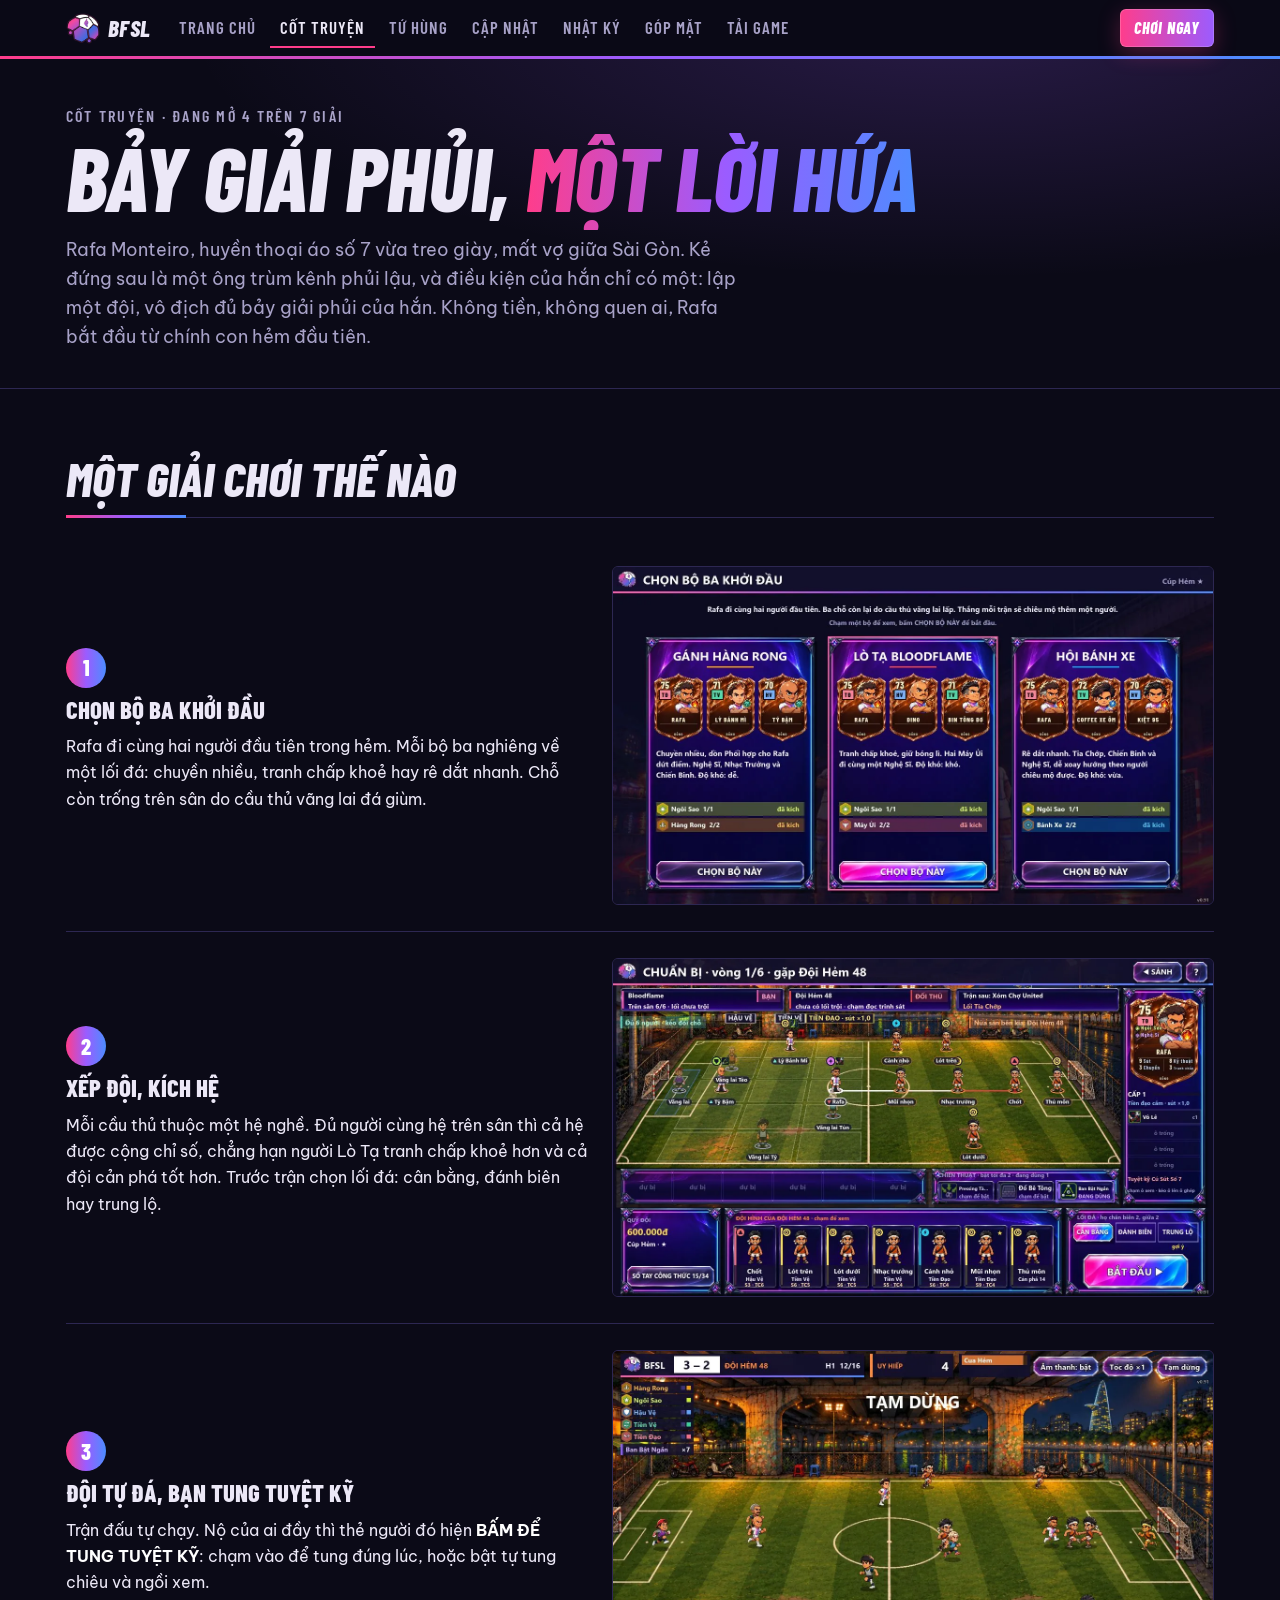
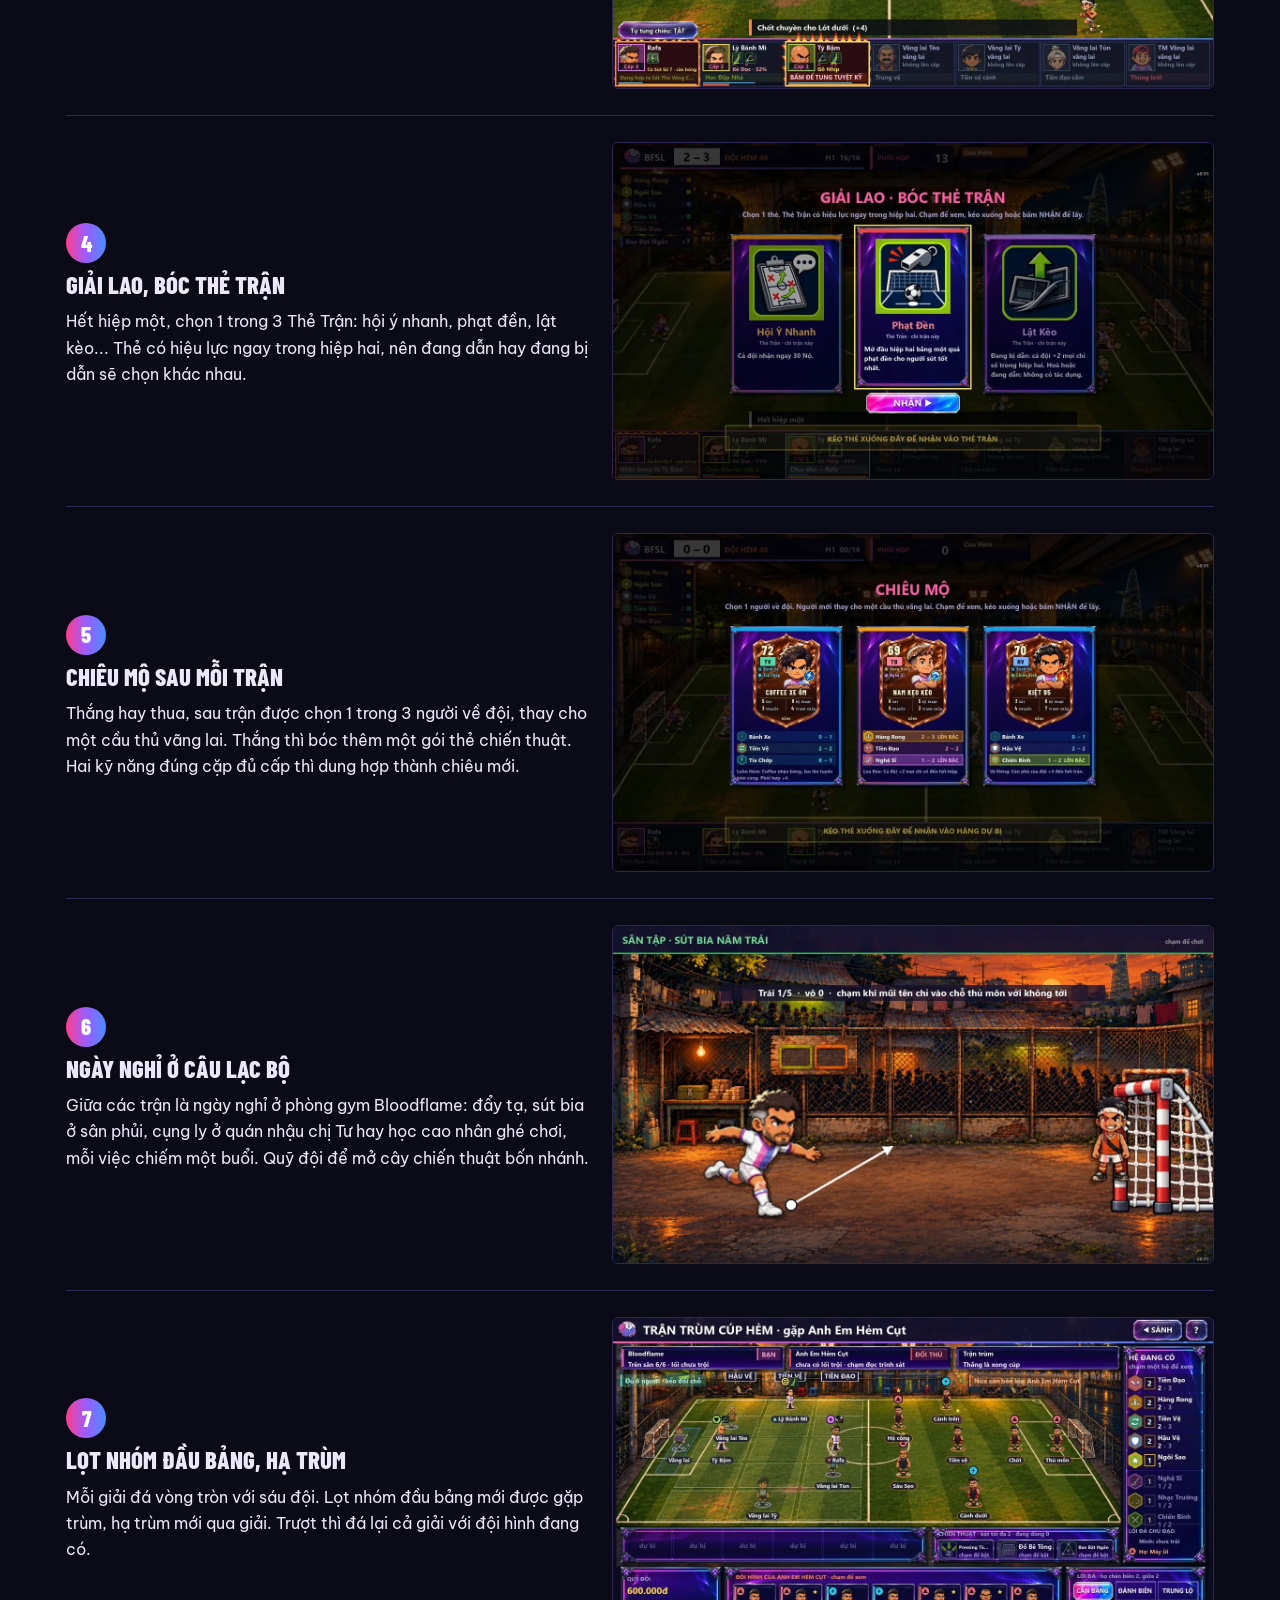
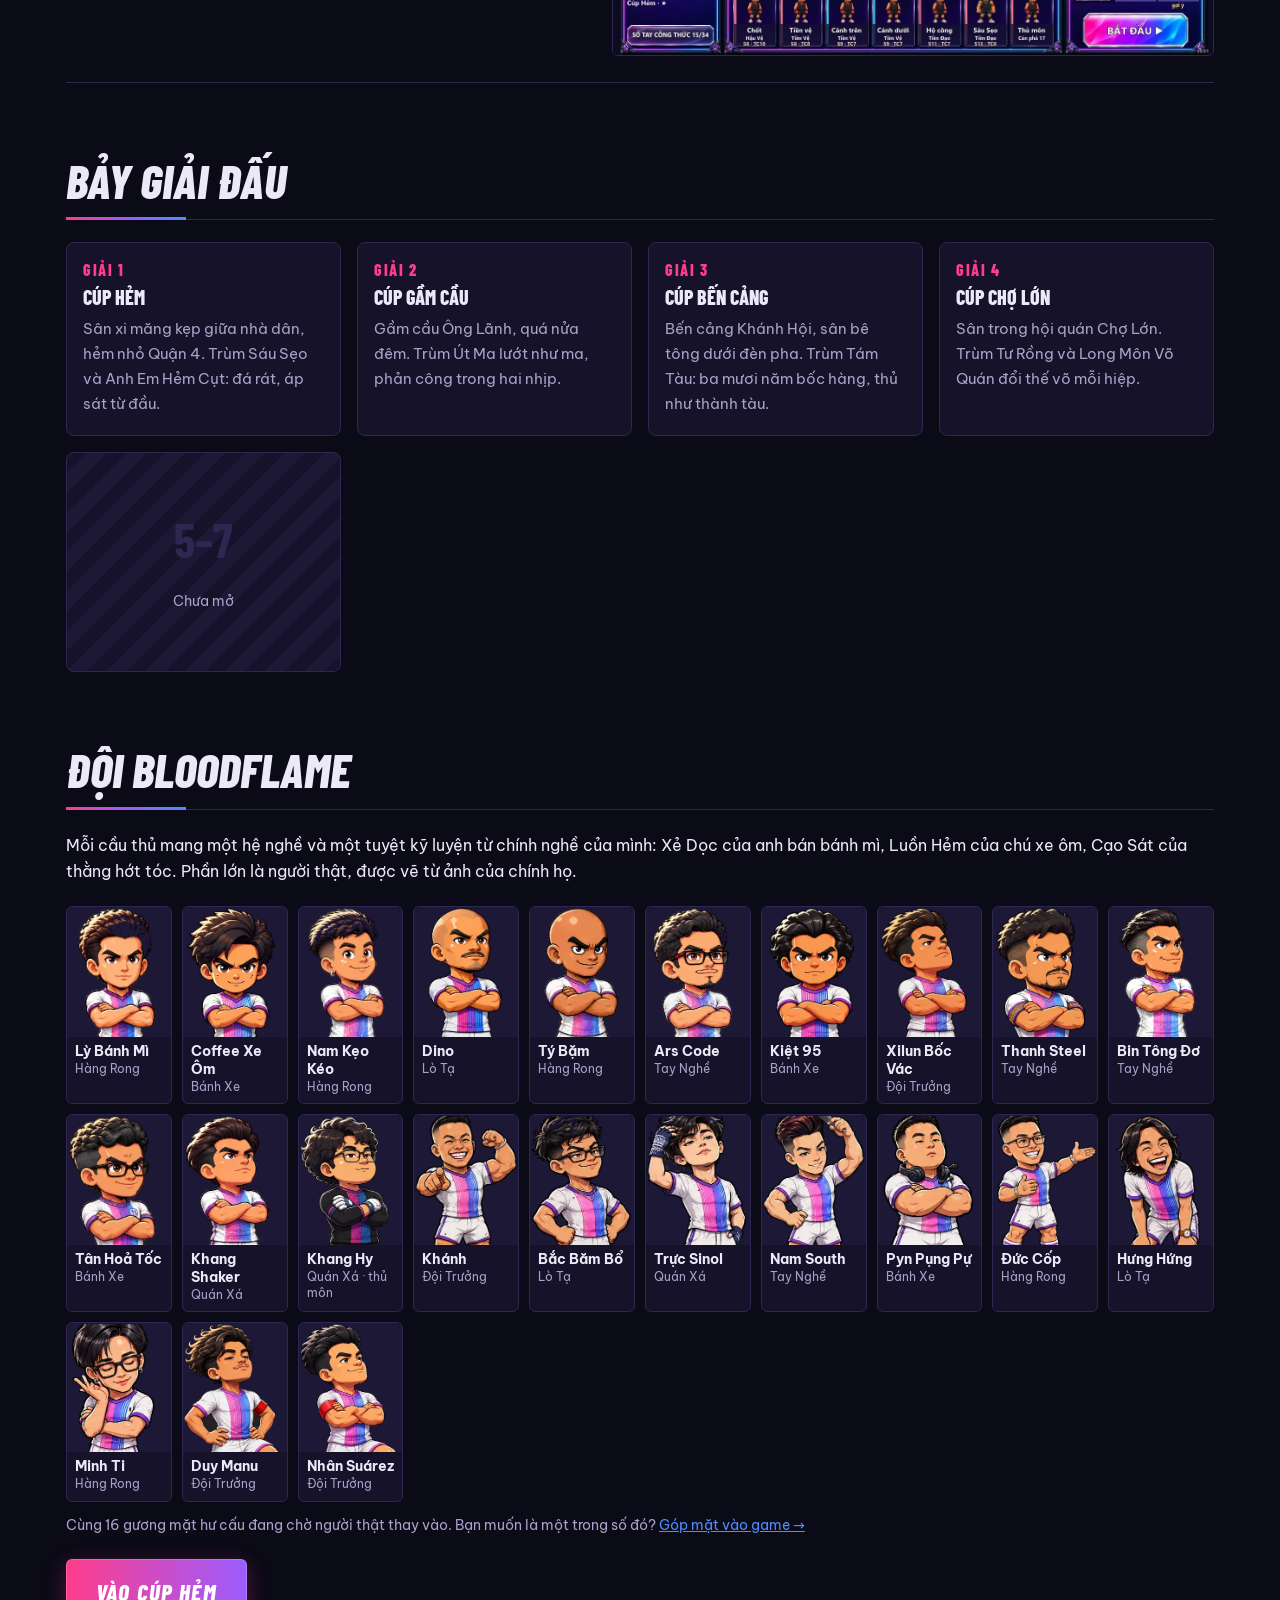
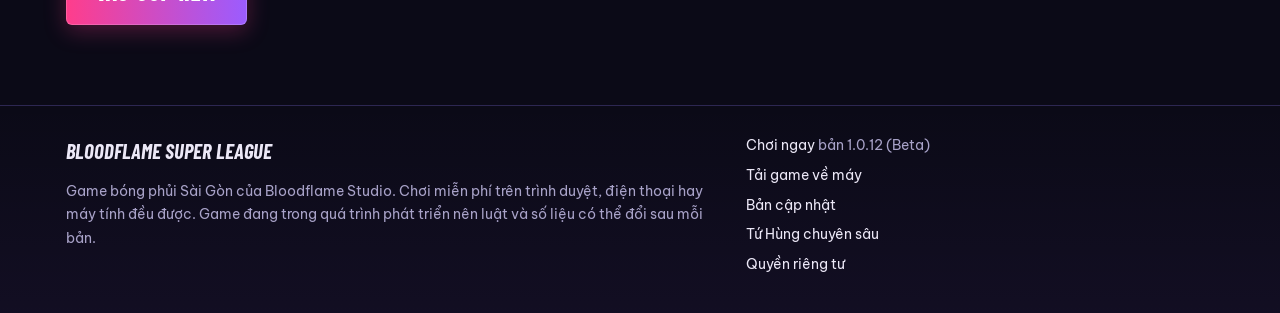
<file: cot-truyen/index.html>
<!doctype html>
<html lang="vi">
<head>
<meta charset="utf-8">
<meta name="viewport" content="width=device-width, initial-scale=1, viewport-fit=cover">
<title>Cốt truyện · Bloodflame Super League</title>
<meta name="description" content="Rafa Monteiro, huyền thoại áo số 7, lập một đội phủi giữa Sài Gòn để gặp lại vợ. Mỗi giải là một lượt chơi: chiêu mộ người trong hẻm, xếp đội, tung tuyệt kỹ, hạ trùm.">
<meta name="theme-color" content="#0b0a17">
<meta property="og:type" content="website">
<meta property="og:site_name" content="Bloodflame Super League">
<meta property="og:title" content="Cốt truyện · Bloodflame Super League">
<meta property="og:description" content="Rafa Monteiro, huyền thoại áo số 7, lập một đội phủi giữa Sài Gòn để gặp lại vợ. Mỗi giải là một lượt chơi: chiêu mộ người trong hẻm, xếp đội, tung tuyệt kỹ, hạ trùm.">
<meta property="og:image" content="https://bfsl.bloodflame.app/assets/img/st_match.webp">
<meta property="og:url" content="https://bfsl.bloodflame.app/cot-truyen/">
<meta name="twitter:card" content="summary_large_image">
<link rel="canonical" href="https://bfsl.bloodflame.app/cot-truyen/">
<link rel="icon" href="../assets/img/logo-96.png">
<link rel="apple-touch-icon" href="../assets/img/app-192.png">
<link rel="preconnect" href="https://fonts.googleapis.com">
<link rel="preconnect" href="https://fonts.gstatic.com" crossorigin>
<link rel="stylesheet" href="https://fonts.googleapis.com/css2?family=Barlow+Condensed:ital,wght@0,600;0,800;1,800&family=Be+Vietnam+Pro:wght@400;500;700&display=swap">
<link rel="stylesheet" href="../assets/site.css?v=dcda59ef">
</head>
<body data-root="../" data-game="../choi/" data-nav="story">
<a class="skip" href="#noi-dung">Bỏ qua thanh điều hướng</a>
<div class="sh" role="banner">
  <div class="sh-in">
    <a class="sh-logo" href="../"><img src="../assets/img/logo-96.png" alt="" width="34" height="31"><span>BFSL</span></a>
    <button class="sh-menu" type="button" aria-expanded="false" aria-controls="sh-nav">Mục lục</button>
    <nav id="sh-nav" class="sh-nav" aria-label="Các trang">
<a href="../">Trang chủ</a>
<a href="../cot-truyen/" aria-current="page">Cốt truyện</a>
<a href="../tu-hung/nguoi-moi/">Tứ Hùng</a>
<a href="../cap-nhat/">Cập nhật</a>
<a href="../nhat-ky/">Nhật ký</a>
<a href="../gop-mat/">Góp mặt</a>
<a href="../tai-game/">Tải game</a>
    </nav>
    <a class="btn btn-play sh-play" href="../choi/">Chơi ngay</a>
  </div>
</div>
<div id="noi-dung">
<div class="page-head">
  <div class="wrap">
    <div class="eyebrow">Cốt truyện · đang mở 4 trên 7 giải</div>
    <h1>Bảy giải phủi, <span>một lời hứa</span></h1>
    <p class="lede">Rafa Monteiro, huyền thoại áo số 7 vừa treo giày, mất vợ giữa Sài Gòn. Kẻ đứng sau là một ông trùm kênh phủi lậu, và điều kiện của hắn chỉ có một: lập một đội, vô địch đủ bảy giải phủi của hắn. Không tiền, không quen ai, Rafa bắt đầu từ chính con hẻm đầu tiên.</p>
  </div>
</div>

<section class="sec wrap" aria-labelledby="loi-choi">
  <div class="sec-head"><h2 id="loi-choi">Một giải chơi thế nào</h2></div>
  <ol class="steps">
    <li>
      <div>
        <h3>Chọn bộ ba khởi đầu</h3>
        <p>Rafa đi cùng hai người đầu tiên trong hẻm. Mỗi bộ ba nghiêng về một lối đá: chuyền nhiều, tranh chấp khoẻ hay rê dắt nhanh. Chỗ còn trống trên sân do cầu thủ vãng lai đá giùm.</p>
      </div>
      <figure><img class="shot" src="../assets/img/st_starter.webp" alt="Màn chọn bộ ba khởi đầu: Gánh Hàng Rong, Lò Tạ Bloodflame và Hội Bánh Xe" width="1280" height="720" loading="lazy"></figure>
    </li>
    <li>
      <div>
        <h3>Xếp đội, kích hệ</h3>
        <p>Mỗi cầu thủ thuộc một hệ nghề. Đủ người cùng hệ trên sân thì cả hệ được cộng chỉ số, chẳng hạn người Lò Tạ tranh chấp khoẻ hơn và cả đội cản phá tốt hơn. Trước trận chọn lối đá: cân bằng, đánh biên hay trung lộ.</p>
      </div>
      <figure><img class="shot" src="../assets/img/st_prep.webp" alt="Màn chuẩn bị trận: sân xếp đội, cột hệ đang có và băng ghế bên dưới" width="1280" height="720" loading="lazy"></figure>
    </li>
    <li>
      <div>
        <h3>Đội tự đá, bạn tung tuyệt kỹ</h3>
        <p>Trận đấu tự chạy. Nộ của ai đầy thì thẻ người đó hiện <strong>BẤM ĐỂ TUNG TUYỆT KỸ</strong>: chạm vào để tung đúng lúc, hoặc bật tự tung chiêu và ngồi xem.</p>
      </div>
      <figure><img class="shot" src="../assets/img/st_match.webp" alt="Trận đấu đang diễn ra trên sân, hàng thẻ cầu thủ với nút tung tuyệt kỹ ở dưới" width="1280" height="720" loading="lazy"></figure>
    </li>
    <li>
      <div>
        <h3>Giải lao, bóc Thẻ Trận</h3>
        <p>Hết hiệp một, chọn 1 trong 3 Thẻ Trận: hội ý nhanh, phạt đền, lật kèo... Thẻ có hiệu lực ngay trong hiệp hai, nên đang dẫn hay đang bị dẫn sẽ chọn khác nhau.</p>
      </div>
      <figure><img class="shot" src="../assets/img/st_draft.webp" alt="Màn giải lao: ba Thẻ Trận Hội Ý Nhanh, Phạt Đền và Lật Kèo" width="1280" height="720" loading="lazy"></figure>
    </li>
    <li>
      <div>
        <h3>Chiêu mộ sau mỗi trận</h3>
        <p>Thắng hay thua, sau trận được chọn 1 trong 3 người về đội, thay cho một cầu thủ vãng lai. Thắng thì bóc thêm một gói thẻ chiến thuật. Hai kỹ năng đúng cặp đủ cấp thì dung hợp thành chiêu mới.</p>
      </div>
      <figure><img class="shot" src="../assets/img/st_recruit.webp" alt="Màn chiêu mộ: ba cầu thủ Coffee Xe Ôm, Nam Kẹo Kéo và Kiệt 95" width="1280" height="720" loading="lazy"></figure>
    </li>
    <li>
      <div>
        <h3>Ngày nghỉ ở câu lạc bộ</h3>
        <p>Giữa các trận là ngày nghỉ ở phòng gym Bloodflame: đẩy tạ, sút bia ở sân phủi, cụng ly ở quán nhậu chị Tư hay học cao nhân ghé chơi, mỗi việc chiếm một buổi. Quỹ đội để mở cây chiến thuật bốn nhánh.</p>
      </div>
      <figure><img class="shot" src="../assets/img/st_gym.webp" alt="Câu lạc bộ Bloodflame: phòng gym, tủ đồ, sa bàn và các cầu thủ đứng chờ" width="1280" height="720" loading="lazy"></figure>
    </li>
    <li>
      <div>
        <h3>Lọt nhóm đầu bảng, hạ trùm</h3>
        <p>Mỗi giải đá vòng tròn với sáu đội. Lọt nhóm đầu bảng mới được gặp trùm, hạ trùm mới qua giải. Trượt thì đá lại cả giải với đội hình đang có.</p>
      </div>
      <figure><img class="shot" src="../assets/img/st_boss.webp" alt="Trận trùm Cúp Hẻm gặp Anh Em Hẻm Cụt" width="1280" height="720" loading="lazy"></figure>
    </li>
  </ol>
</section>

<section class="sec wrap" aria-labelledby="giai">
  <div class="sec-head"><h2 id="giai">Bảy giải đấu</h2></div>
  <div class="cups">
    <div class="cup"><div class="card-b"><span class="no">GIẢI 1</span><h4>Cúp Hẻm</h4>
      <p>Sân xi măng kẹp giữa nhà dân, hẻm nhỏ Quận 4. Trùm Sáu Sẹo và Anh Em Hẻm Cụt: đá rát, áp sát từ đầu.</p></div></div>
    <div class="cup"><div class="card-b"><span class="no">GIẢI 2</span><h4>Cúp Gầm Cầu</h4>
      <p>Gầm cầu Ông Lãnh, quá nửa đêm. Trùm Út Ma lướt như ma, phản công trong hai nhịp.</p></div></div>
    <div class="cup"><div class="card-b"><span class="no">GIẢI 3</span><h4>Cúp Bến Cảng</h4>
      <p>Bến cảng Khánh Hội, sân bê tông dưới đèn pha. Trùm Tám Tàu: ba mươi năm bốc hàng, thủ như thành tàu.</p></div></div>
    <div class="cup"><div class="card-b"><span class="no">GIẢI 4</span><h4>Cúp Chợ Lớn</h4>
      <p>Sân trong hội quán Chợ Lớn. Trùm Tư Rồng và Long Môn Võ Quán đổi thế võ mỗi hiệp.</p></div></div>
    <div class="cup locked"><div><b>5–7</b><p class="small">Chưa mở</p></div></div>
  </div>
</section>

<section class="sec wrap" aria-labelledby="doi-bong">
  <div class="sec-head"><h2 id="doi-bong">Đội Bloodflame</h2></div>
  <p>Mỗi cầu thủ mang một hệ nghề và một tuyệt kỹ luyện từ chính nghề của mình: Xẻ Dọc của anh bán bánh mì, Luồn Hẻm của chú xe ôm, Cạo Sát của thằng hớt tóc. Phần lớn là người thật, được vẽ từ ảnh của chính họ.</p>
  <div class="roster">
    <figure><img src="../assets/img/p-m01.webp" alt="Lỳ Bánh Mì" width="240" height="300" loading="lazy"><figcaption><b>Lỳ Bánh Mì</b>Hàng Rong</figcaption></figure>
    <figure><img src="../assets/img/p-m02.webp" alt="Coffee Xe Ôm" width="240" height="300" loading="lazy"><figcaption><b>Coffee Xe Ôm</b>Bánh Xe</figcaption></figure>
    <figure><img src="../assets/img/p-m03.webp" alt="Nam Kẹo Kéo" width="240" height="300" loading="lazy"><figcaption><b>Nam Kẹo Kéo</b>Hàng Rong</figcaption></figure>
    <figure><img src="../assets/img/p-m04.webp" alt="Dino" width="240" height="300" loading="lazy"><figcaption><b>Dino</b>Lò Tạ</figcaption></figure>
    <figure><img src="../assets/img/p-m05.webp" alt="Tý Bặm" width="240" height="300" loading="lazy"><figcaption><b>Tý Bặm</b>Hàng Rong</figcaption></figure>
    <figure><img src="../assets/img/p-m07.webp" alt="Ars Code" width="240" height="300" loading="lazy"><figcaption><b>Ars Code</b>Tay Nghề</figcaption></figure>
    <figure><img src="../assets/img/p-m08.webp" alt="Kiệt 95" width="240" height="300" loading="lazy"><figcaption><b>Kiệt 95</b>Bánh Xe</figcaption></figure>
    <figure><img src="../assets/img/p-m09.webp" alt="Xilun Bốc Vác" width="240" height="300" loading="lazy"><figcaption><b>Xilun Bốc Vác</b>Đội Trưởng</figcaption></figure>
    <figure><img src="../assets/img/p-m10.webp" alt="Thanh Steel" width="240" height="300" loading="lazy"><figcaption><b>Thanh Steel</b>Tay Nghề</figcaption></figure>
    <figure><img src="../assets/img/p-m11.webp" alt="Bin Tông Đơ" width="240" height="300" loading="lazy"><figcaption><b>Bin Tông Đơ</b>Tay Nghề</figcaption></figure>
    <figure><img src="../assets/img/p-m12.webp" alt="Tân Hoả Tốc" width="240" height="300" loading="lazy"><figcaption><b>Tân Hoả Tốc</b>Bánh Xe</figcaption></figure>
    <figure><img src="../assets/img/p-m13.webp" alt="Khang Shaker" width="240" height="300" loading="lazy"><figcaption><b>Khang Shaker</b>Quán Xá</figcaption></figure>
    <figure><img src="../assets/img/p-m14.webp" alt="Khang Hy" width="240" height="300" loading="lazy"><figcaption><b>Khang Hy</b>Quán Xá · thủ môn</figcaption></figure>
    <figure><img src="../assets/img/p-m16.webp" alt="Khánh" width="240" height="300" loading="lazy"><figcaption><b>Khánh</b>Đội Trưởng</figcaption></figure>
    <figure><img src="../assets/img/p-m17.webp" alt="Bắc Băm Bổ" width="240" height="300" loading="lazy"><figcaption><b>Bắc Băm Bổ</b>Lò Tạ</figcaption></figure>
    <figure><img src="../assets/img/p-m18.webp" alt="Trực Sinol" width="240" height="300" loading="lazy"><figcaption><b>Trực Sinol</b>Quán Xá</figcaption></figure>
    <figure><img src="../assets/img/p-m19.webp" alt="Nam South" width="240" height="300" loading="lazy"><figcaption><b>Nam South</b>Tay Nghề</figcaption></figure>
    <figure><img src="../assets/img/p-m20.webp" alt="Pyn Pụng Pự" width="240" height="300" loading="lazy"><figcaption><b>Pyn Pụng Pự</b>Bánh Xe</figcaption></figure>
    <figure><img src="../assets/img/p-m22.webp" alt="Đức Cốp" width="240" height="300" loading="lazy"><figcaption><b>Đức Cốp</b>Hàng Rong</figcaption></figure>
    <figure><img src="../assets/img/p-m23.webp" alt="Hưng Hứng" width="240" height="300" loading="lazy"><figcaption><b>Hưng Hứng</b>Lò Tạ</figcaption></figure>
    <figure><img src="../assets/img/p-m24.webp" alt="Minh Ti" width="240" height="300" loading="lazy"><figcaption><b>Minh Ti</b>Hàng Rong</figcaption></figure>
    <figure><img src="../assets/img/p-p01.webp" alt="Duy Manu" width="240" height="300" loading="lazy"><figcaption><b>Duy Manu</b>Đội Trưởng</figcaption></figure>
    <figure><img src="../assets/img/p-p02.webp" alt="Nhân Suárez" width="240" height="300" loading="lazy"><figcaption><b>Nhân Suárez</b>Đội Trưởng</figcaption></figure>
  </div>
  <p class="small">Cùng 16 gương mặt hư cấu đang chờ người thật thay vào. Bạn muốn là một trong số đó? <a href="../gop-mat/">Góp mặt vào game →</a></p>
  <div class="cta"><a class="btn btn-play btn-big" href="../choi/">Vào Cúp Hẻm</a></div>
</section>

</div>
<div class="sf" role="contentinfo">
  <div class="wrap sf-in">
    <div>
      <b>Bloodflame Super League</b>
      <p>Game bóng phủi Sài Gòn của Bloodflame Studio. Chơi miễn phí trên trình duyệt, điện thoại hay máy tính đều được. Game đang trong quá trình phát triển nên luật và số liệu có thể đổi sau mỗi bản.</p>
    </div>
    <ul>
      <li><a href="../choi/">Chơi ngay</a> <span class="ver" data-ver></span></li>
      <li><a href="../tai-game/">Tải game về máy</a></li>
      <li><a href="../cap-nhat/">Bản cập nhật</a></li>
      <li><a href="../tu-hung/">Tứ Hùng chuyên sâu</a></li>
      <li><a href="../quyen-rieng-tu/">Quyền riêng tư</a></li>
    </ul>
  </div>
</div>
<dialog id="lb" aria-label="Ảnh phóng to"><img id="lbimg" alt=""></dialog>
<script src="../assets/site.js?v=dcda59ef" defer></script>
</body>
</html>
</file>
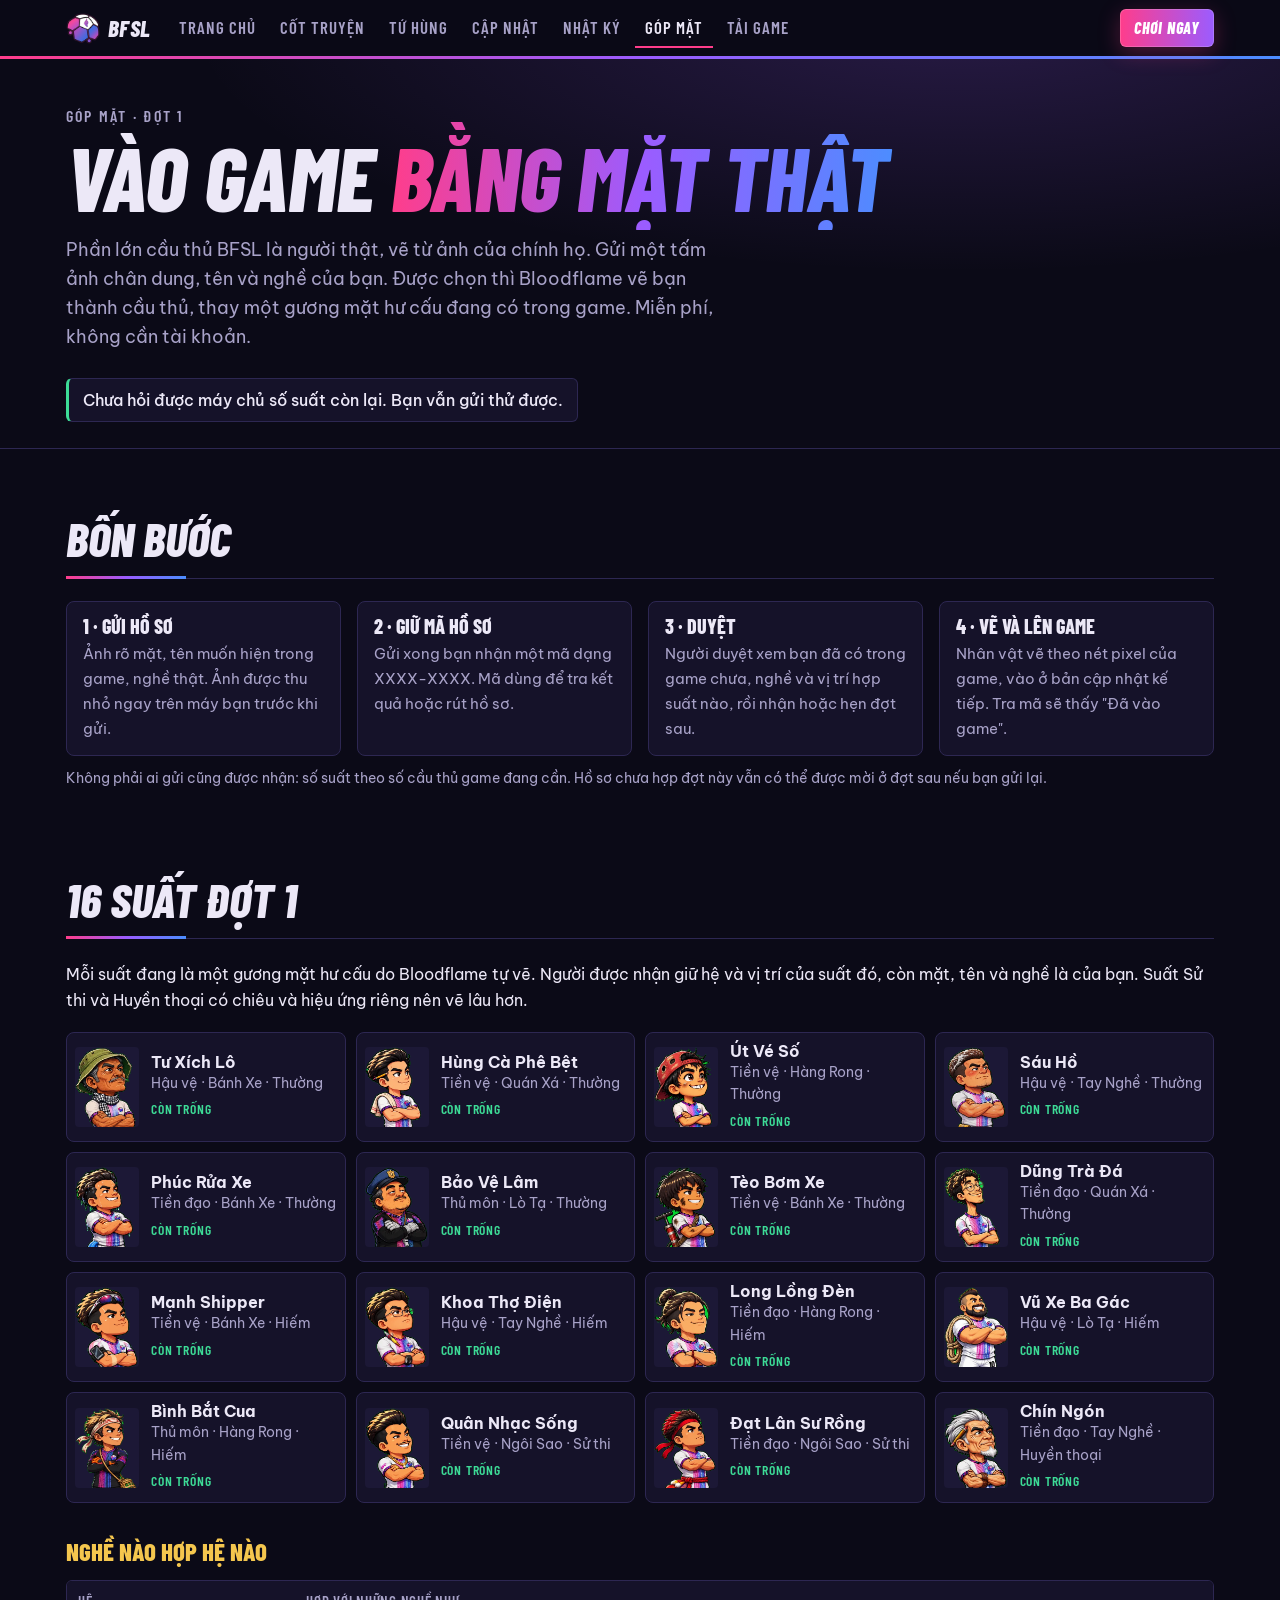
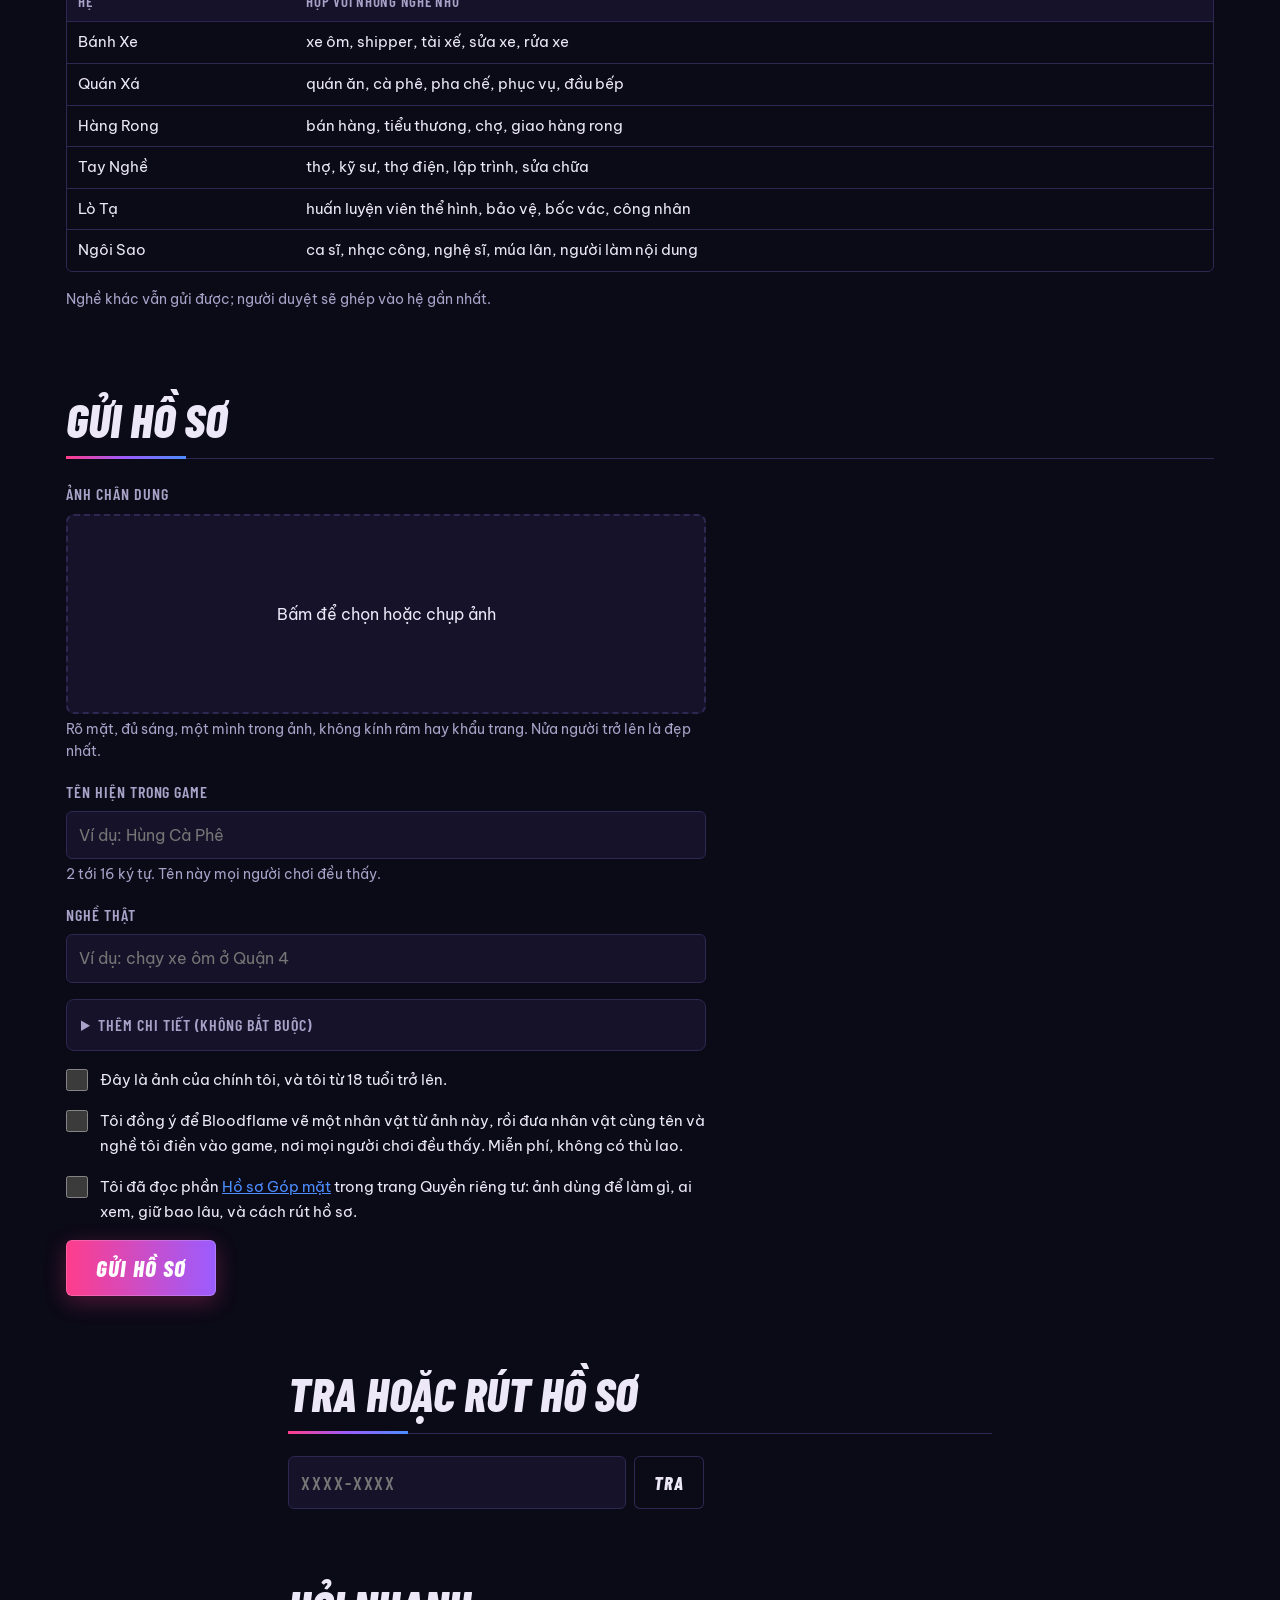
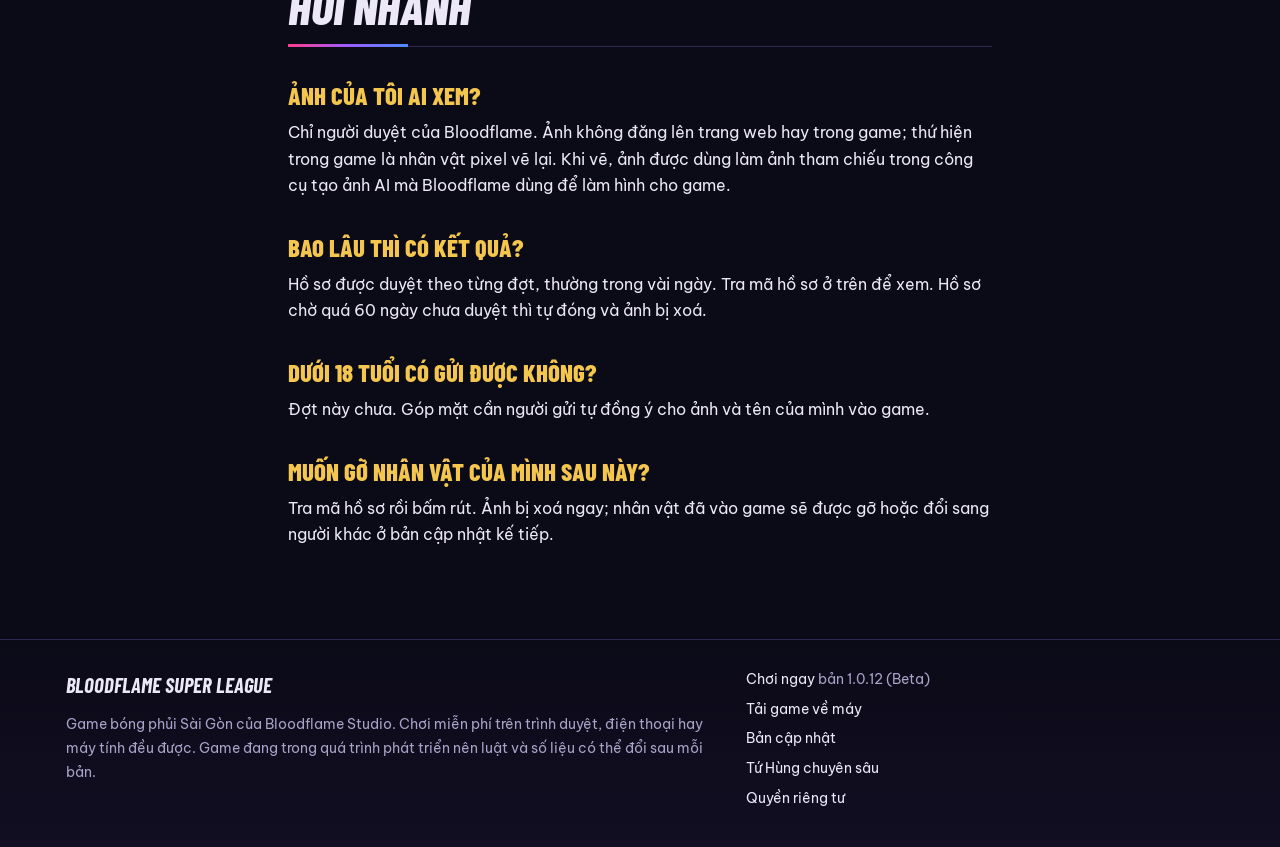
<file: gop-mat/index.html>
<!doctype html>
<html lang="vi">
<head>
<meta charset="utf-8">
<meta name="viewport" content="width=device-width, initial-scale=1, viewport-fit=cover">
<title>Góp mặt · Bloodflame Super League</title>
<meta name="description" content="Gửi ảnh, tên và nghề thật để được vẽ thành cầu thủ trong Bloodflame Super League. Đợt 1 có 16 suất thay các gương mặt hư cấu.">
<meta name="theme-color" content="#0b0a17">
<meta property="og:type" content="website">
<meta property="og:site_name" content="Bloodflame Super League">
<meta property="og:title" content="Góp mặt · Bloodflame Super League">
<meta property="og:description" content="Gửi ảnh, tên và nghề thật để được vẽ thành cầu thủ trong Bloodflame Super League. Đợt 1 có 16 suất thay các gương mặt hư cấu.">
<meta property="og:image" content="https://bfsl.bloodflame.app/assets/img/og-gop.webp">
<meta property="og:url" content="https://bfsl.bloodflame.app/gop-mat/">
<meta name="twitter:card" content="summary_large_image">
<link rel="canonical" href="https://bfsl.bloodflame.app/gop-mat/">
<link rel="icon" href="../assets/img/logo-96.png">
<link rel="apple-touch-icon" href="../assets/img/app-192.png">
<link rel="preconnect" href="https://fonts.googleapis.com">
<link rel="preconnect" href="https://fonts.gstatic.com" crossorigin>
<link rel="stylesheet" href="https://fonts.googleapis.com/css2?family=Barlow+Condensed:ital,wght@0,600;0,800;1,800&family=Be+Vietnam+Pro:wght@400;500;700&display=swap">
<link rel="stylesheet" href="../assets/site.css?v=dcda59ef">
</head>
<body data-root="../" data-game="../choi/" data-nav="join">
<a class="skip" href="#noi-dung">Bỏ qua thanh điều hướng</a>
<div class="sh" role="banner">
  <div class="sh-in">
    <a class="sh-logo" href="../"><img src="../assets/img/logo-96.png" alt="" width="34" height="31"><span>BFSL</span></a>
    <button class="sh-menu" type="button" aria-expanded="false" aria-controls="sh-nav">Mục lục</button>
    <nav id="sh-nav" class="sh-nav" aria-label="Các trang">
<a href="../">Trang chủ</a>
<a href="../cot-truyen/">Cốt truyện</a>
<a href="../tu-hung/nguoi-moi/">Tứ Hùng</a>
<a href="../cap-nhat/">Cập nhật</a>
<a href="../nhat-ky/">Nhật ký</a>
<a href="../gop-mat/" aria-current="page">Góp mặt</a>
<a href="../tai-game/">Tải game</a>
    </nav>
    <a class="btn btn-play sh-play" href="../choi/">Chơi ngay</a>
  </div>
</div>
<div id="noi-dung">
<div class="page-head">
  <div class="wrap">
    <div class="eyebrow">Góp mặt · đợt 1</div>
    <h1>Vào game <span>bằng mặt thật</span></h1>
    <p class="lede">Phần lớn cầu thủ BFSL là người thật, vẽ từ ảnh của chính họ. Gửi một tấm ảnh chân dung, tên và nghề của bạn. Được chọn thì Bloodflame vẽ bạn thành cầu thủ, thay một gương mặt hư cấu đang có trong game. Miễn phí, không cần tài khoản.</p>
    <p class="g-so" id="g-so" aria-live="polite">Đang hỏi máy chủ số suất còn lại…</p>
  </div>
</div>

<section class="sec wrap" aria-labelledby="cach">
  <div class="sec-head"><h2 id="cach">Bốn bước</h2></div>
  <div class="grid grid-4 g-flow">
    <div class="tip"><h4>1 · Gửi hồ sơ</h4><p>Ảnh rõ mặt, tên muốn hiện trong game, nghề thật. Ảnh được thu nhỏ ngay trên máy bạn trước khi gửi.</p></div>
    <div class="tip"><h4>2 · Giữ mã hồ sơ</h4><p>Gửi xong bạn nhận một mã dạng XXXX-XXXX. Mã dùng để tra kết quả hoặc rút hồ sơ.</p></div>
    <div class="tip"><h4>3 · Duyệt</h4><p>Người duyệt xem bạn đã có trong game chưa, nghề và vị trí hợp suất nào, rồi nhận hoặc hẹn đợt sau.</p></div>
    <div class="tip"><h4>4 · Vẽ và lên game</h4><p>Nhân vật vẽ theo nét pixel của game, vào ở bản cập nhật kế tiếp. Tra mã sẽ thấy "Đã vào game".</p></div>
  </div>
  <p class="small">Không phải ai gửi cũng được nhận: số suất theo số cầu thủ game đang cần. Hồ sơ chưa hợp đợt này vẫn có thể được mời ở đợt sau nếu bạn gửi lại.</p>
</section>

<section class="sec wrap" aria-labelledby="suat">
  <div class="sec-head"><h2 id="suat">16 suất đợt 1</h2></div>
  <p>Mỗi suất đang là một gương mặt hư cấu do Bloodflame tự vẽ. Người được nhận giữ hệ và vị trí của suất đó, còn mặt, tên và nghề là của bạn. Suất Sử thi và Huyền thoại có chiêu và hiệu ứng riêng nên vẽ lâu hơn.</p>
  <ul class="slot-list" id="g-slots">
    <li data-slot="g01"><img src="../assets/img/p-g01.webp" alt="" width="240" height="300" loading="lazy"><div><b>Tư Xích Lô</b><span>Hậu vệ · Bánh Xe · Thường</span><em>Còn trống</em></div></li>
    <li data-slot="g02"><img src="../assets/img/p-g02.webp" alt="" width="240" height="300" loading="lazy"><div><b>Hùng Cà Phê Bệt</b><span>Tiền vệ · Quán Xá · Thường</span><em>Còn trống</em></div></li>
    <li data-slot="g03"><img src="../assets/img/p-g03.webp" alt="" width="240" height="300" loading="lazy"><div><b>Út Vé Số</b><span>Tiền vệ · Hàng Rong · Thường</span><em>Còn trống</em></div></li>
    <li data-slot="g04"><img src="../assets/img/p-g04.webp" alt="" width="240" height="300" loading="lazy"><div><b>Sáu Hồ</b><span>Hậu vệ · Tay Nghề · Thường</span><em>Còn trống</em></div></li>
    <li data-slot="g05"><img src="../assets/img/p-g05.webp" alt="" width="240" height="300" loading="lazy"><div><b>Phúc Rửa Xe</b><span>Tiền đạo · Bánh Xe · Thường</span><em>Còn trống</em></div></li>
    <li data-slot="g06"><img src="../assets/img/p-g06.webp" alt="" width="240" height="300" loading="lazy"><div><b>Bảo Vệ Lâm</b><span>Thủ môn · Lò Tạ · Thường</span><em>Còn trống</em></div></li>
    <li data-slot="g07"><img src="../assets/img/p-g07.webp" alt="" width="240" height="300" loading="lazy"><div><b>Tèo Bơm Xe</b><span>Tiền vệ · Bánh Xe · Thường</span><em>Còn trống</em></div></li>
    <li data-slot="g08"><img src="../assets/img/p-g08.webp" alt="" width="240" height="300" loading="lazy"><div><b>Dũng Trà Đá</b><span>Tiền đạo · Quán Xá · Thường</span><em>Còn trống</em></div></li>
    <li data-slot="g09"><img src="../assets/img/p-g09.webp" alt="" width="240" height="300" loading="lazy"><div><b>Mạnh Shipper</b><span>Tiền vệ · Bánh Xe · Hiếm</span><em>Còn trống</em></div></li>
    <li data-slot="g10"><img src="../assets/img/p-g10.webp" alt="" width="240" height="300" loading="lazy"><div><b>Khoa Thợ Điện</b><span>Hậu vệ · Tay Nghề · Hiếm</span><em>Còn trống</em></div></li>
    <li data-slot="g11"><img src="../assets/img/p-g11.webp" alt="" width="240" height="300" loading="lazy"><div><b>Long Lồng Đèn</b><span>Tiền đạo · Hàng Rong · Hiếm</span><em>Còn trống</em></div></li>
    <li data-slot="g12"><img src="../assets/img/p-g12.webp" alt="" width="240" height="300" loading="lazy"><div><b>Vũ Xe Ba Gác</b><span>Hậu vệ · Lò Tạ · Hiếm</span><em>Còn trống</em></div></li>
    <li data-slot="g13"><img src="../assets/img/p-g13.webp" alt="" width="240" height="300" loading="lazy"><div><b>Bình Bắt Cua</b><span>Thủ môn · Hàng Rong · Hiếm</span><em>Còn trống</em></div></li>
    <li data-slot="g14"><img src="../assets/img/p-g14.webp" alt="" width="240" height="300" loading="lazy"><div><b>Quân Nhạc Sống</b><span>Tiền vệ · Ngôi Sao · Sử thi</span><em>Còn trống</em></div></li>
    <li data-slot="g15"><img src="../assets/img/p-g15.webp" alt="" width="240" height="300" loading="lazy"><div><b>Đạt Lân Sư Rồng</b><span>Tiền đạo · Ngôi Sao · Sử thi</span><em>Còn trống</em></div></li>
    <li data-slot="g16"><img src="../assets/img/p-g16.webp" alt="" width="240" height="300" loading="lazy"><div><b>Chín Ngón</b><span>Tiền đạo · Tay Nghề · Huyền thoại</span><em>Còn trống</em></div></li>
  </ul>
  <h3>Nghề nào hợp hệ nào</h3>
  <div class="tbl"><table>
    <thead><tr><th>Hệ</th><th>Hợp với những nghề như</th></tr></thead>
    <tbody>
      <tr><td>Bánh Xe</td><td>xe ôm, shipper, tài xế, sửa xe, rửa xe</td></tr>
      <tr><td>Quán Xá</td><td>quán ăn, cà phê, pha chế, phục vụ, đầu bếp</td></tr>
      <tr><td>Hàng Rong</td><td>bán hàng, tiểu thương, chợ, giao hàng rong</td></tr>
      <tr><td>Tay Nghề</td><td>thợ, kỹ sư, thợ điện, lập trình, sửa chữa</td></tr>
      <tr><td>Lò Tạ</td><td>huấn luyện viên thể hình, bảo vệ, bốc vác, công nhân</td></tr>
      <tr><td>Ngôi Sao</td><td>ca sĩ, nhạc công, nghệ sĩ, múa lân, người làm nội dung</td></tr>
    </tbody>
  </table></div>
  <p class="small">Nghề khác vẫn gửi được; người duyệt sẽ ghép vào hệ gần nhất.</p>
</section>

<section class="sec wrap" aria-labelledby="gui">
  <div class="sec-head"><h2 id="gui">Gửi hồ sơ</h2></div>
  <div class="g-box">
    <form class="form" id="g-form" novalidate>
      <div class="field">
        <span class="lab" id="g-anh-lab">Ảnh chân dung</span>
        <div class="drop" id="g-drop">
          <input type="file" id="g-anh" accept="image/*" aria-labelledby="g-anh-lab" aria-describedby="g-anh-hint">
          <span id="g-drop-t">Bấm để chọn hoặc chụp ảnh</span>
          <img id="g-xem" alt="Ảnh sẽ gửi" hidden>
        </div>
        <div class="hint" id="g-anh-hint">Rõ mặt, đủ sáng, một mình trong ảnh, không kính râm hay khẩu trang. Nửa người trở lên là đẹp nhất.</div>
      </div>
      <div class="field">
        <label for="g-ten">Tên hiện trong game</label>
        <input type="text" id="g-ten" maxlength="16" autocomplete="nickname" placeholder="Ví dụ: Hùng Cà Phê" required>
        <div class="hint">2 tới 16 ký tự. Tên này mọi người chơi đều thấy.</div>
      </div>
      <div class="field">
        <label for="g-nghe">Nghề thật</label>
        <input type="text" id="g-nghe" maxlength="40" placeholder="Ví dụ: chạy xe ôm ở Quận 4" required>
      </div>
      <details class="g-more">
        <summary>Thêm chi tiết (không bắt buộc)</summary>
        <div class="field">
          <label for="g-nick">Biệt danh ngoài đời</label>
          <input type="text" id="g-nick" maxlength="16">
        </div>
        <div class="g-two">
          <div class="field">
            <label for="g-pos">Vị trí sở trường</label>
            <select id="g-pos"><option value="">Chưa chọn</option><option value="thu_mon">Thủ môn</option><option value="hau_ve">Hậu vệ</option><option value="tien_ve">Tiền vệ</option><option value="tien_dao">Tiền đạo</option></select>
          </div>
          <div class="field">
            <label for="g-foot">Chân thuận</label>
            <select id="g-foot"><option value="">Chưa chọn</option><option value="phai">Phải</option><option value="trai">Trái</option><option value="hai">Cả hai</option></select>
          </div>
        </div>
        <div class="field">
          <label for="g-want">Suất muốn nhận</label>
          <select id="g-want"><option value="">Để người duyệt chọn</option></select>
        </div>
        <div class="field">
          <label for="g-ingame">Bạn đã có trong game?</label>
          <input type="text" id="g-ingame" maxlength="24" placeholder="Tên cầu thủ đang là bạn, nếu có">
          <div class="hint">Điền nếu bạn là người thật đã có trong game và muốn được vẽ lại từ ảnh mới.</div>
        </div>
        <div class="field">
          <label for="g-quote">Câu cửa miệng</label>
          <input type="text" id="g-quote" maxlength="60" placeholder="Có thể thành câu thoại của nhân vật">
        </div>
      </details>
      <div class="hp" aria-hidden="true"><label>Trang web <input type="text" id="g-web" tabindex="-1" autocomplete="off"></label></div>
      <label class="check"><input type="checkbox" id="g-ok1"><span>Đây là ảnh của chính tôi, và tôi từ 18 tuổi trở lên.</span></label>
      <label class="check"><input type="checkbox" id="g-ok2"><span>Tôi đồng ý để Bloodflame vẽ một nhân vật từ ảnh này, rồi đưa nhân vật cùng tên và nghề tôi điền vào game, nơi mọi người chơi đều thấy. Miễn phí, không có thù lao.</span></label>
      <label class="check"><input type="checkbox" id="g-ok3"><span>Tôi đã đọc phần <a href="../quyen-rieng-tu/#gop-mat">Hồ sơ Góp mặt</a> trong trang Quyền riêng tư: ảnh dùng để làm gì, ai xem, giữ bao lâu, và cách rút hồ sơ.</span></label>
      <div><button class="btn btn-play btn-big" type="submit" id="g-send">Gửi hồ sơ</button></div>
      <div class="msg" id="g-msg" role="status" hidden></div>
    </form>
    <div class="g-done msg ok" id="g-done" hidden tabindex="-1">
      <h3>Đã nhận hồ sơ</h3>
      <p>Mã hồ sơ của bạn:</p>
      <p class="code" id="g-code"></p>
      <p><button class="btn btn-ghost" type="button" id="g-copy">Chép mã</button></p>
      <p class="small">Chụp màn hình hoặc chép mã này lại. Trình duyệt này cũng nhớ mã giúp bạn, nhưng xoá dữ liệu trình duyệt là mất. Không có mã thì không tra hay rút được hồ sơ.</p>
      <p><button class="btn btn-ghost" type="button" id="g-again">Gửi hồ sơ khác</button></p>
    </div>
  </div>
</section>

<section class="sec wrap col" aria-labelledby="tra">
  <div class="sec-head"><h2 id="tra">Tra hoặc rút hồ sơ</h2></div>
  <form class="g-look" id="g-look">
    <label for="g-ma" class="sr">Mã hồ sơ</label>
    <input type="text" id="g-ma" maxlength="9" placeholder="XXXX-XXXX" autocomplete="off" autocapitalize="characters" spellcheck="false">
    <button class="btn btn-ghost" type="submit">Tra</button>
  </form>
  <div class="g-mine" id="g-mine" hidden></div>
  <div class="msg" id="g-res" role="status" hidden></div>
</section>

<section class="sec wrap col" aria-labelledby="hoi">
  <div class="sec-head"><h2 id="hoi">Hỏi nhanh</h2></div>
  <h3>Ảnh của tôi ai xem?</h3>
  <p>Chỉ người duyệt của Bloodflame. Ảnh không đăng lên trang web hay trong game; thứ hiện trong game là nhân vật pixel vẽ lại. Khi vẽ, ảnh được dùng làm ảnh tham chiếu trong công cụ tạo ảnh AI mà Bloodflame dùng để làm hình cho game.</p>
  <h3>Bao lâu thì có kết quả?</h3>
  <p>Hồ sơ được duyệt theo từng đợt, thường trong vài ngày. Tra mã hồ sơ ở trên để xem. Hồ sơ chờ quá 60 ngày chưa duyệt thì tự đóng và ảnh bị xoá.</p>
  <h3>Dưới 18 tuổi có gửi được không?</h3>
  <p>Đợt này chưa. Góp mặt cần người gửi tự đồng ý cho ảnh và tên của mình vào game.</p>
  <h3>Muốn gỡ nhân vật của mình sau này?</h3>
  <p>Tra mã hồ sơ rồi bấm rút. Ảnh bị xoá ngay; nhân vật đã vào game sẽ được gỡ hoặc đổi sang người khác ở bản cập nhật kế tiếp.</p>
</section>
<script src="../assets/gop-mat.js?v=dcda59ef" defer></script>

</div>
<div class="sf" role="contentinfo">
  <div class="wrap sf-in">
    <div>
      <b>Bloodflame Super League</b>
      <p>Game bóng phủi Sài Gòn của Bloodflame Studio. Chơi miễn phí trên trình duyệt, điện thoại hay máy tính đều được. Game đang trong quá trình phát triển nên luật và số liệu có thể đổi sau mỗi bản.</p>
    </div>
    <ul>
      <li><a href="../choi/">Chơi ngay</a> <span class="ver" data-ver></span></li>
      <li><a href="../tai-game/">Tải game về máy</a></li>
      <li><a href="../cap-nhat/">Bản cập nhật</a></li>
      <li><a href="../tu-hung/">Tứ Hùng chuyên sâu</a></li>
      <li><a href="../quyen-rieng-tu/">Quyền riêng tư</a></li>
    </ul>
  </div>
</div>
<dialog id="lb" aria-label="Ảnh phóng to"><img id="lbimg" alt=""></dialog>
<script src="../assets/site.js?v=dcda59ef" defer></script>
</body>
</html>
</file>
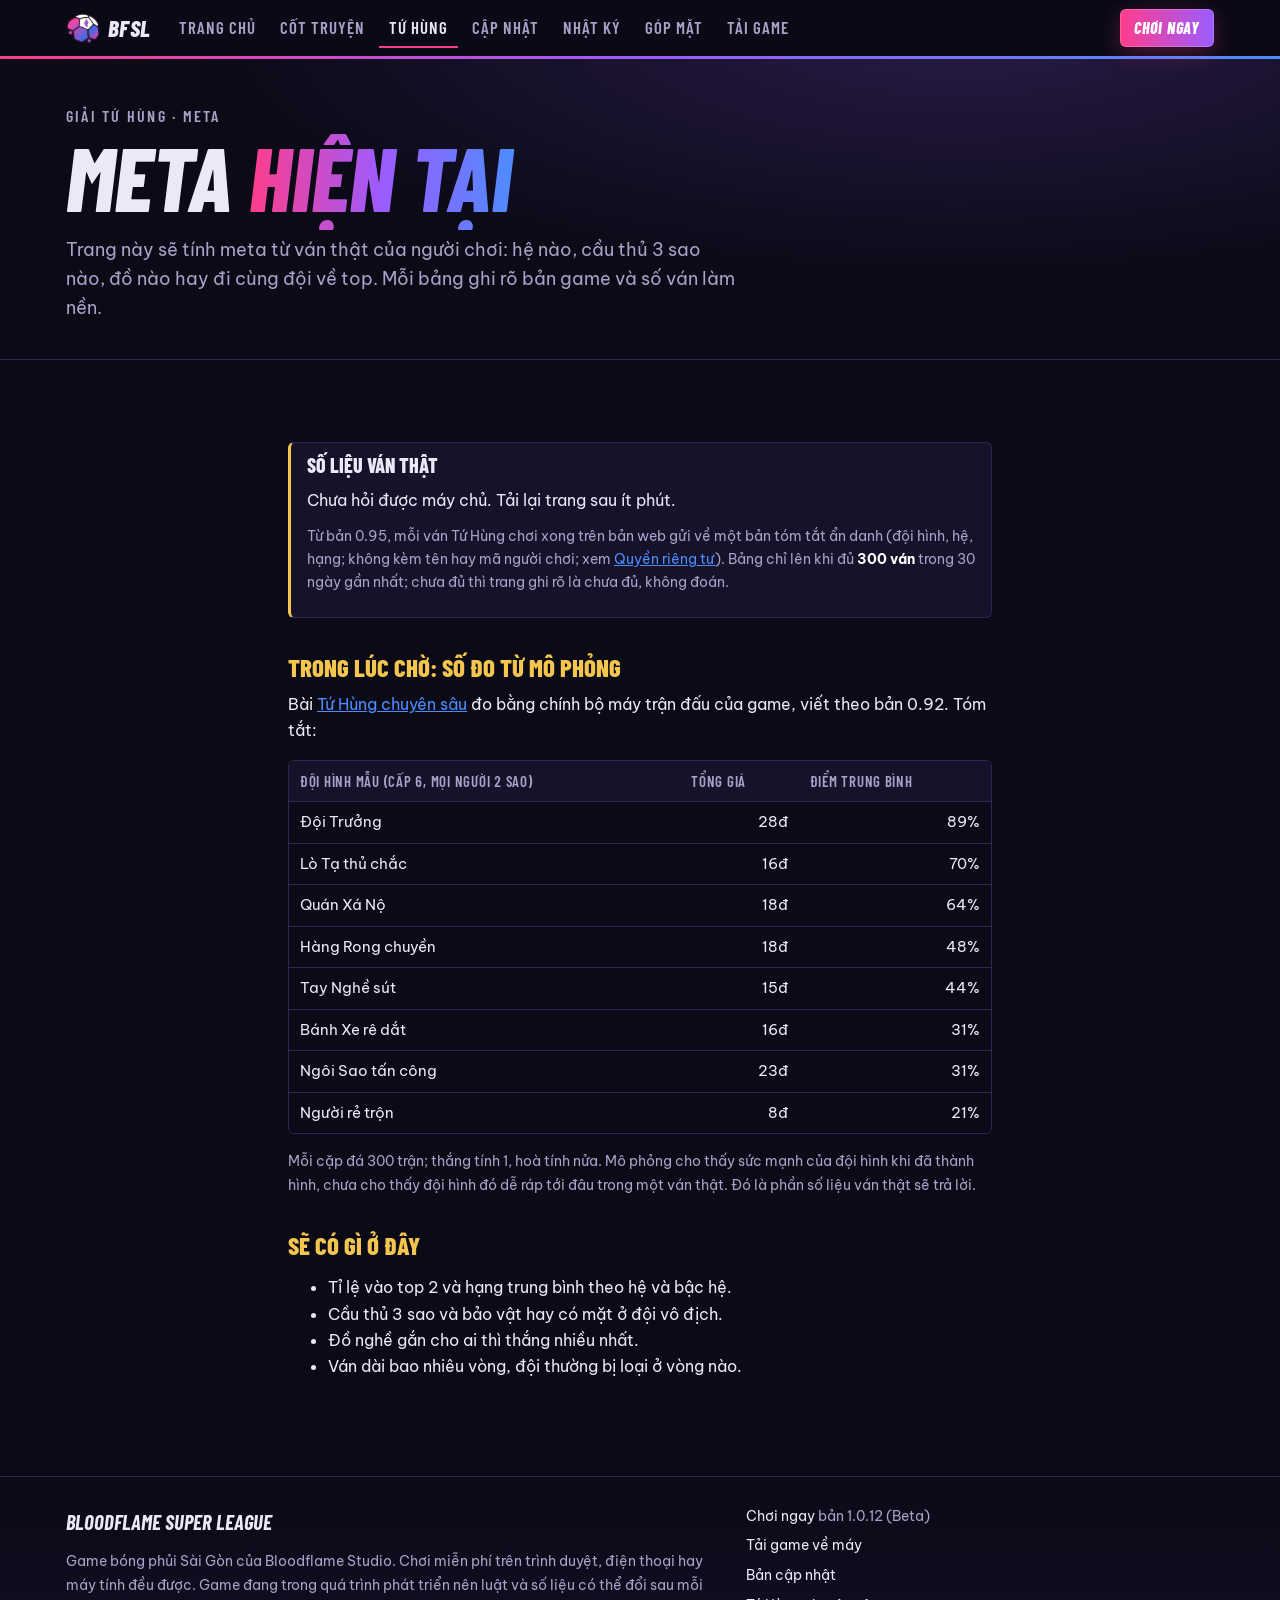
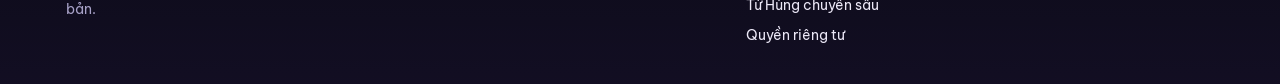
<file: meta/index.html>
<!doctype html>
<html lang="vi">
<head>
<meta charset="utf-8">
<meta name="viewport" content="width=device-width, initial-scale=1, viewport-fit=cover">
<title>Meta Tứ Hùng · Bloodflame Super League</title>
<meta name="description" content="Hệ nào mạnh, đội hình nào hay vào top, đồ nào hợp ai: meta Giải Tứ Hùng tính từ ván thật của người chơi.">
<meta name="theme-color" content="#0b0a17">
<meta property="og:type" content="website">
<meta property="og:site_name" content="Bloodflame Super League">
<meta property="og:title" content="Meta Tứ Hùng · Bloodflame Super League">
<meta property="og:description" content="Hệ nào mạnh, đội hình nào hay vào top, đồ nào hợp ai: meta Giải Tứ Hùng tính từ ván thật của người chơi.">
<meta property="og:image" content="https://bfsl.bloodflame.app/assets/img/hero.webp">
<meta property="og:url" content="https://bfsl.bloodflame.app/meta/">
<meta name="twitter:card" content="summary_large_image">
<link rel="canonical" href="https://bfsl.bloodflame.app/meta/">
<link rel="icon" href="../assets/img/logo-96.png">
<link rel="apple-touch-icon" href="../assets/img/app-192.png">
<link rel="preconnect" href="https://fonts.googleapis.com">
<link rel="preconnect" href="https://fonts.gstatic.com" crossorigin>
<link rel="stylesheet" href="https://fonts.googleapis.com/css2?family=Barlow+Condensed:ital,wght@0,600;0,800;1,800&family=Be+Vietnam+Pro:wght@400;500;700&display=swap">
<link rel="stylesheet" href="../assets/site.css?v=dcda59ef">
</head>
<body data-root="../" data-game="../choi/" data-nav="th">
<a class="skip" href="#noi-dung">Bỏ qua thanh điều hướng</a>
<div class="sh" role="banner">
  <div class="sh-in">
    <a class="sh-logo" href="../"><img src="../assets/img/logo-96.png" alt="" width="34" height="31"><span>BFSL</span></a>
    <button class="sh-menu" type="button" aria-expanded="false" aria-controls="sh-nav">Mục lục</button>
    <nav id="sh-nav" class="sh-nav" aria-label="Các trang">
<a href="../">Trang chủ</a>
<a href="../cot-truyen/">Cốt truyện</a>
<a href="../tu-hung/nguoi-moi/" aria-current="page">Tứ Hùng</a>
<a href="../cap-nhat/">Cập nhật</a>
<a href="../nhat-ky/">Nhật ký</a>
<a href="../gop-mat/">Góp mặt</a>
<a href="../tai-game/">Tải game</a>
    </nav>
    <a class="btn btn-play sh-play" href="../choi/">Chơi ngay</a>
  </div>
</div>
<div id="noi-dung">
<div class="page-head">
  <div class="wrap">
    <div class="eyebrow">Giải Tứ Hùng · meta</div>
    <h1>Meta <span>hiện tại</span></h1>
    <p class="lede">Trang này sẽ tính meta từ ván thật của người chơi: hệ nào, cầu thủ 3 sao nào, đồ nào hay đi cùng đội về top. Mỗi bảng ghi rõ bản game và số ván làm nền.</p>
  </div>
</div>

<section class="sec wrap col" aria-labelledby="dang-thu">
  <div class="note" id="m-live">
    <h4 id="dang-thu">Số liệu ván thật</h4>
    <p id="m-state">Đang hỏi máy chủ…</p>
    <div class="meter" id="m-meter" hidden><span id="m-fill"></span></div>
    <p class="small">Từ bản 0.95, mỗi ván Tứ Hùng chơi xong trên bản web gửi về một bản tóm tắt ẩn danh (đội hình, hệ, hạng; không kèm tên hay mã người chơi; xem <a href="../quyen-rieng-tu/">Quyền riêng tư</a>). Bảng chỉ lên khi đủ <strong>300 ván</strong> trong 30 ngày gần nhất; chưa đủ thì trang ghi rõ là chưa đủ, không đoán.</p>
  </div>
  <div id="m-out" hidden>
    <h3>Hệ nghề theo bậc</h3>
    <p class="small" id="m-cap"></p>
    <div class="tbl"><table>
      <thead><tr><th>Hệ</th><th>Bậc</th><th>Số ghế</th><th>Hạng TB</th><th>Vô địch</th><th>Top 2</th></tr></thead>
      <tbody id="m-rows"></tbody>
    </table></div>
    <p class="small">Mỗi dòng là một hệ đang kích ở cuối ván của một ghế (người hay máy), đếm ở đội lúc ghế đó bị loại hoặc vô địch. Ván 4 người nên hạng trung bình 2,5 là mức giữa; dưới 2,5 là hơn mức giữa. Dòng ít hơn 20 ghế bị bỏ.</p>
  </div>
  <h3>Trong lúc chờ: số đo từ mô phỏng</h3>
  <p>Bài <a href="../tu-hung/">Tứ Hùng chuyên sâu</a> đo bằng chính bộ máy trận đấu của game, viết theo bản 0.92. Tóm tắt:</p>
  <div class="tbl"><table>
    <thead><tr><th>Đội hình mẫu (cấp 6, mọi người 2 sao)</th><th>Tổng giá</th><th>Điểm trung bình</th></tr></thead>
    <tbody>
      <tr><td>Đội Trưởng</td><td class="n">28đ</td><td class="n">89%</td></tr>
      <tr><td>Lò Tạ thủ chắc</td><td class="n">16đ</td><td class="n">70%</td></tr>
      <tr><td>Quán Xá Nộ</td><td class="n">18đ</td><td class="n">64%</td></tr>
      <tr><td>Hàng Rong chuyền</td><td class="n">18đ</td><td class="n">48%</td></tr>
      <tr><td>Tay Nghề sút</td><td class="n">15đ</td><td class="n">44%</td></tr>
      <tr><td>Bánh Xe rê dắt</td><td class="n">16đ</td><td class="n">31%</td></tr>
      <tr><td>Ngôi Sao tấn công</td><td class="n">23đ</td><td class="n">31%</td></tr>
      <tr><td>Người rẻ trộn</td><td class="n">8đ</td><td class="n">21%</td></tr>
    </tbody>
  </table></div>
  <p class="small">Mỗi cặp đá 300 trận; thắng tính 1, hoà tính nửa. Mô phỏng cho thấy sức mạnh của đội hình khi đã thành hình, chưa cho thấy đội hình đó dễ ráp tới đâu trong một ván thật. Đó là phần số liệu ván thật sẽ trả lời.</p>
  <h3>Sẽ có gì ở đây</h3>
  <ul>
    <li>Tỉ lệ vào top 2 và hạng trung bình theo hệ và bậc hệ.</li>
    <li>Cầu thủ 3 sao và bảo vật hay có mặt ở đội vô địch.</li>
    <li>Đồ nghề gắn cho ai thì thắng nhiều nhất.</li>
    <li>Ván dài bao nhiêu vòng, đội thường bị loại ở vòng nào.</li>
  </ul>
</section>

<script src="../assets/meta.js?v=dcda59ef" defer></script>

</div>
<div class="sf" role="contentinfo">
  <div class="wrap sf-in">
    <div>
      <b>Bloodflame Super League</b>
      <p>Game bóng phủi Sài Gòn của Bloodflame Studio. Chơi miễn phí trên trình duyệt, điện thoại hay máy tính đều được. Game đang trong quá trình phát triển nên luật và số liệu có thể đổi sau mỗi bản.</p>
    </div>
    <ul>
      <li><a href="../choi/">Chơi ngay</a> <span class="ver" data-ver></span></li>
      <li><a href="../tai-game/">Tải game về máy</a></li>
      <li><a href="../cap-nhat/">Bản cập nhật</a></li>
      <li><a href="../tu-hung/">Tứ Hùng chuyên sâu</a></li>
      <li><a href="../quyen-rieng-tu/">Quyền riêng tư</a></li>
    </ul>
  </div>
</div>
<dialog id="lb" aria-label="Ảnh phóng to"><img id="lbimg" alt=""></dialog>
<script src="../assets/site.js?v=dcda59ef" defer></script>
</body>
</html>
</file>
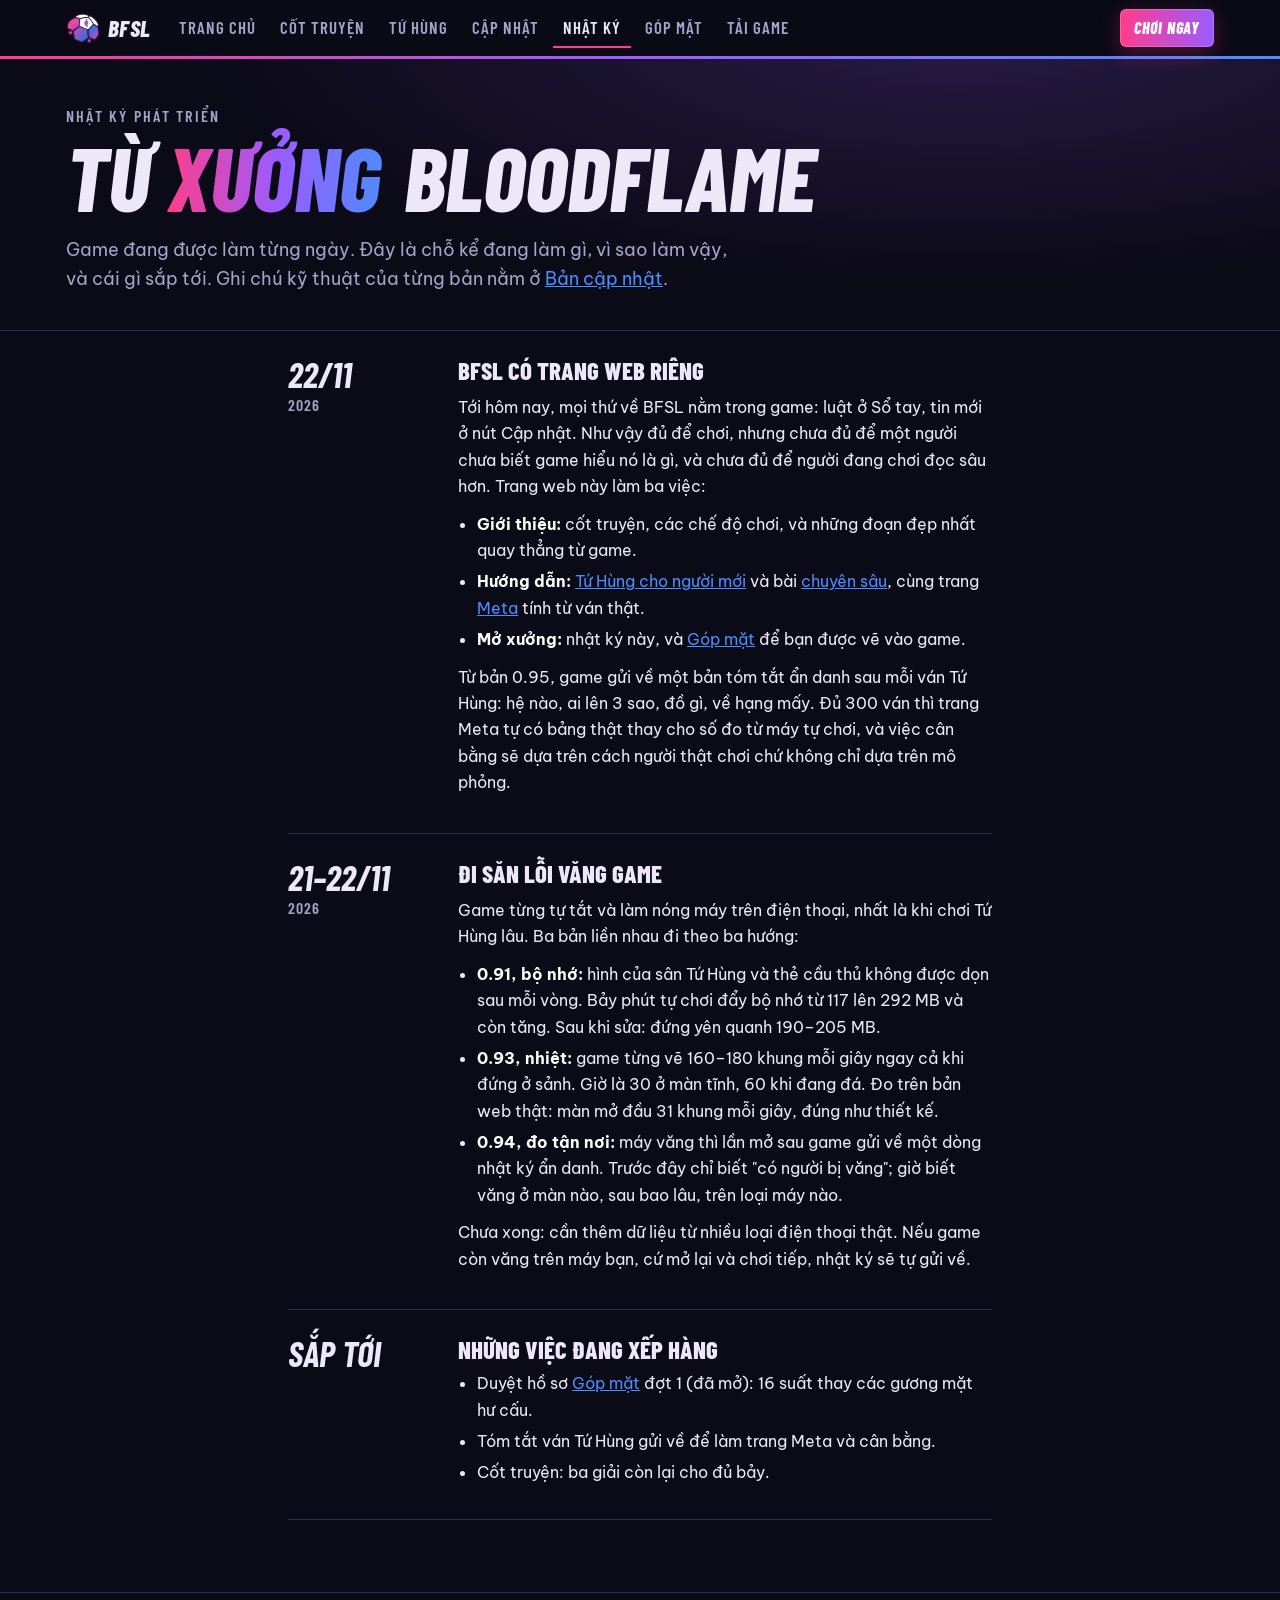
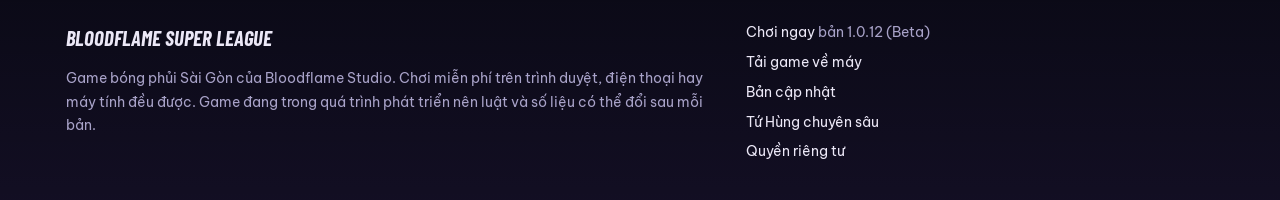
<file: nhat-ky/index.html>
<!doctype html>
<html lang="vi">
<head>
<meta charset="utf-8">
<meta name="viewport" content="width=device-width, initial-scale=1, viewport-fit=cover">
<title>Nhật ký phát triển · Bloodflame Super League</title>
<meta name="description" content="BFSL đang làm gì, vì sao, và sắp tới là gì. Nhật ký phát triển công khai của Bloodflame Super League.">
<meta name="theme-color" content="#0b0a17">
<meta property="og:type" content="website">
<meta property="og:site_name" content="Bloodflame Super League">
<meta property="og:title" content="Nhật ký phát triển · Bloodflame Super League">
<meta property="og:description" content="BFSL đang làm gì, vì sao, và sắp tới là gì. Nhật ký phát triển công khai của Bloodflame Super League.">
<meta property="og:image" content="https://bfsl.bloodflame.app/assets/img/hero.webp">
<meta property="og:url" content="https://bfsl.bloodflame.app/nhat-ky/">
<meta name="twitter:card" content="summary_large_image">
<link rel="canonical" href="https://bfsl.bloodflame.app/nhat-ky/">
<link rel="icon" href="../assets/img/logo-96.png">
<link rel="apple-touch-icon" href="../assets/img/app-192.png">
<link rel="preconnect" href="https://fonts.googleapis.com">
<link rel="preconnect" href="https://fonts.gstatic.com" crossorigin>
<link rel="stylesheet" href="https://fonts.googleapis.com/css2?family=Barlow+Condensed:ital,wght@0,600;0,800;1,800&family=Be+Vietnam+Pro:wght@400;500;700&display=swap">
<link rel="stylesheet" href="../assets/site.css?v=dcda59ef">
</head>
<body data-root="../" data-game="../choi/" data-nav="log">
<a class="skip" href="#noi-dung">Bỏ qua thanh điều hướng</a>
<div class="sh" role="banner">
  <div class="sh-in">
    <a class="sh-logo" href="../"><img src="../assets/img/logo-96.png" alt="" width="34" height="31"><span>BFSL</span></a>
    <button class="sh-menu" type="button" aria-expanded="false" aria-controls="sh-nav">Mục lục</button>
    <nav id="sh-nav" class="sh-nav" aria-label="Các trang">
<a href="../">Trang chủ</a>
<a href="../cot-truyen/">Cốt truyện</a>
<a href="../tu-hung/nguoi-moi/">Tứ Hùng</a>
<a href="../cap-nhat/">Cập nhật</a>
<a href="../nhat-ky/" aria-current="page">Nhật ký</a>
<a href="../gop-mat/">Góp mặt</a>
<a href="../tai-game/">Tải game</a>
    </nav>
    <a class="btn btn-play sh-play" href="../choi/">Chơi ngay</a>
  </div>
</div>
<div id="noi-dung">
<div class="page-head">
  <div class="wrap">
    <div class="eyebrow">Nhật ký phát triển</div>
    <h1>Từ <span>xưởng</span> Bloodflame</h1>
    <p class="lede">Game đang được làm từng ngày. Đây là chỗ kể đang làm gì, vì sao làm vậy, và cái gì sắp tới. Ghi chú kỹ thuật của từng bản nằm ở <a href="../cap-nhat/">Bản cập nhật</a>.</p>
  </div>
</div>

<section class="wrap col" aria-label="Các bài">
  <article class="post" id="trang-web">
    <div class="when"><b>22/11</b>2026</div>
    <div>
      <h3>BFSL có trang web riêng</h3>
      <p>Tới hôm nay, mọi thứ về BFSL nằm trong game: luật ở Sổ tay, tin mới ở nút Cập nhật. Như vậy đủ để chơi, nhưng chưa đủ để một người chưa biết game hiểu nó là gì, và chưa đủ để người đang chơi đọc sâu hơn. Trang web này làm ba việc:</p>
      <ul>
        <li><strong>Giới thiệu:</strong> cốt truyện, các chế độ chơi, và những đoạn đẹp nhất quay thẳng từ game.</li>
        <li><strong>Hướng dẫn:</strong> <a href="../tu-hung/nguoi-moi/">Tứ Hùng cho người mới</a> và bài <a href="../tu-hung/">chuyên sâu</a>, cùng trang <a href="../meta/">Meta</a> tính từ ván thật.</li>
        <li><strong>Mở xưởng:</strong> nhật ký này, và <a href="../gop-mat/">Góp mặt</a> để bạn được vẽ vào game.</li>
      </ul>
      <p>Từ bản 0.95, game gửi về một bản tóm tắt ẩn danh sau mỗi ván Tứ Hùng: hệ nào, ai lên 3 sao, đồ gì, về hạng mấy. Đủ 300 ván thì trang Meta tự có bảng thật thay cho số đo từ máy tự chơi, và việc cân bằng sẽ dựa trên cách người thật chơi chứ không chỉ dựa trên mô phỏng.</p>
    </div>
  </article>
  <article class="post" id="van-may">
    <div class="when"><b>21–22/11</b>2026</div>
    <div>
      <h3>Đi săn lỗi văng game</h3>
      <p>Game từng tự tắt và làm nóng máy trên điện thoại, nhất là khi chơi Tứ Hùng lâu. Ba bản liền nhau đi theo ba hướng:</p>
      <ul>
        <li><strong>0.91, bộ nhớ:</strong> hình của sân Tứ Hùng và thẻ cầu thủ không được dọn sau mỗi vòng. Bảy phút tự chơi đẩy bộ nhớ từ 117 lên 292 MB và còn tăng. Sau khi sửa: đứng yên quanh 190–205 MB.</li>
        <li><strong>0.93, nhiệt:</strong> game từng vẽ 160–180 khung mỗi giây ngay cả khi đứng ở sảnh. Giờ là 30 ở màn tĩnh, 60 khi đang đá. Đo trên bản web thật: màn mở đầu 31 khung mỗi giây, đúng như thiết kế.</li>
        <li><strong>0.94, đo tận nơi:</strong> máy văng thì lần mở sau game gửi về một dòng nhật ký ẩn danh. Trước đây chỉ biết "có người bị văng"; giờ biết văng ở màn nào, sau bao lâu, trên loại máy nào.</li>
      </ul>
      <p>Chưa xong: cần thêm dữ liệu từ nhiều loại điện thoại thật. Nếu game còn văng trên máy bạn, cứ mở lại và chơi tiếp, nhật ký sẽ tự gửi về.</p>
    </div>
  </article>
  <article class="post" id="sap-toi">
    <div class="when"><b>Sắp tới</b></div>
    <div>
      <h3>Những việc đang xếp hàng</h3>
      <ul>
        <li>Duyệt hồ sơ <a href="../gop-mat/">Góp mặt</a> đợt 1 (đã mở): 16 suất thay các gương mặt hư cấu.</li>
        <li>Tóm tắt ván Tứ Hùng gửi về để làm trang Meta và cân bằng.</li>
        <li>Cốt truyện: ba giải còn lại cho đủ bảy.</li>
      </ul>
    </div>
  </article>
</section>

</div>
<div class="sf" role="contentinfo">
  <div class="wrap sf-in">
    <div>
      <b>Bloodflame Super League</b>
      <p>Game bóng phủi Sài Gòn của Bloodflame Studio. Chơi miễn phí trên trình duyệt, điện thoại hay máy tính đều được. Game đang trong quá trình phát triển nên luật và số liệu có thể đổi sau mỗi bản.</p>
    </div>
    <ul>
      <li><a href="../choi/">Chơi ngay</a> <span class="ver" data-ver></span></li>
      <li><a href="../tai-game/">Tải game về máy</a></li>
      <li><a href="../cap-nhat/">Bản cập nhật</a></li>
      <li><a href="../tu-hung/">Tứ Hùng chuyên sâu</a></li>
      <li><a href="../quyen-rieng-tu/">Quyền riêng tư</a></li>
    </ul>
  </div>
</div>
<dialog id="lb" aria-label="Ảnh phóng to"><img id="lbimg" alt=""></dialog>
<script src="../assets/site.js?v=dcda59ef" defer></script>
</body>
</html>
</file>
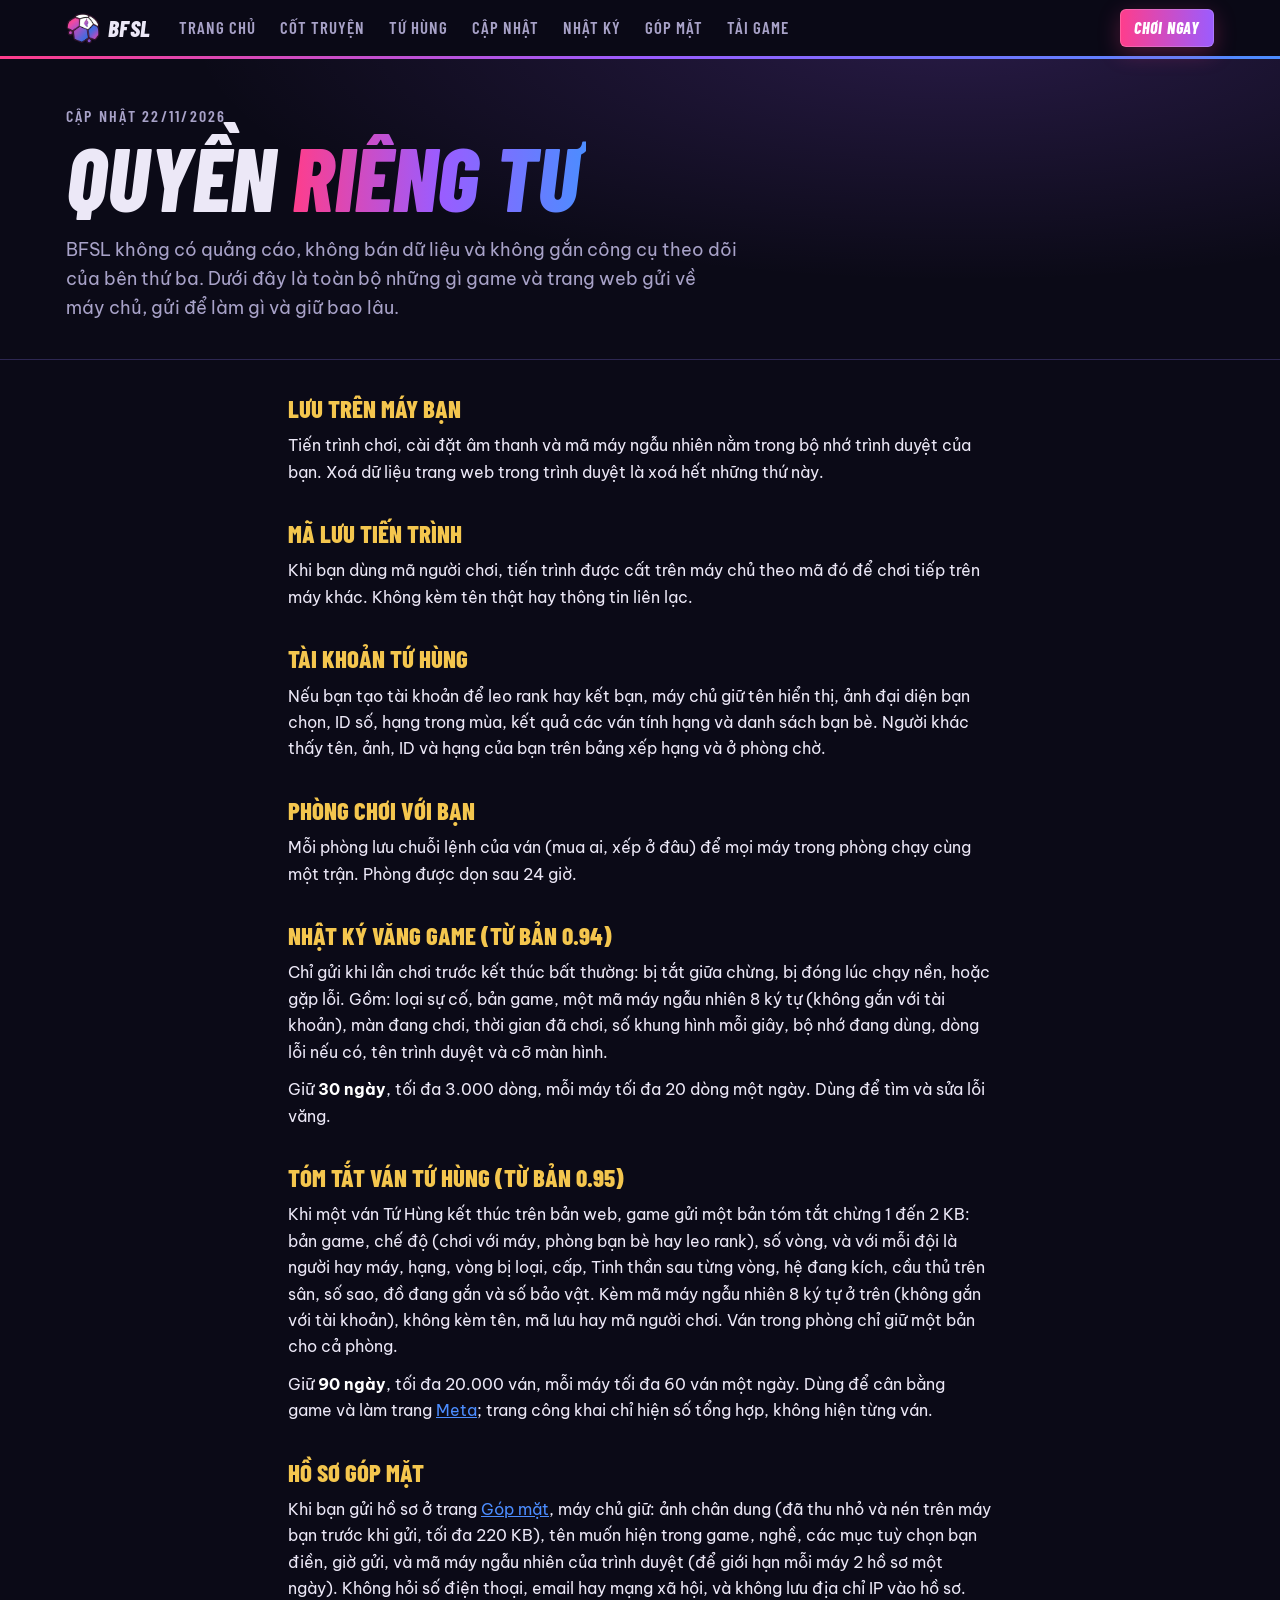
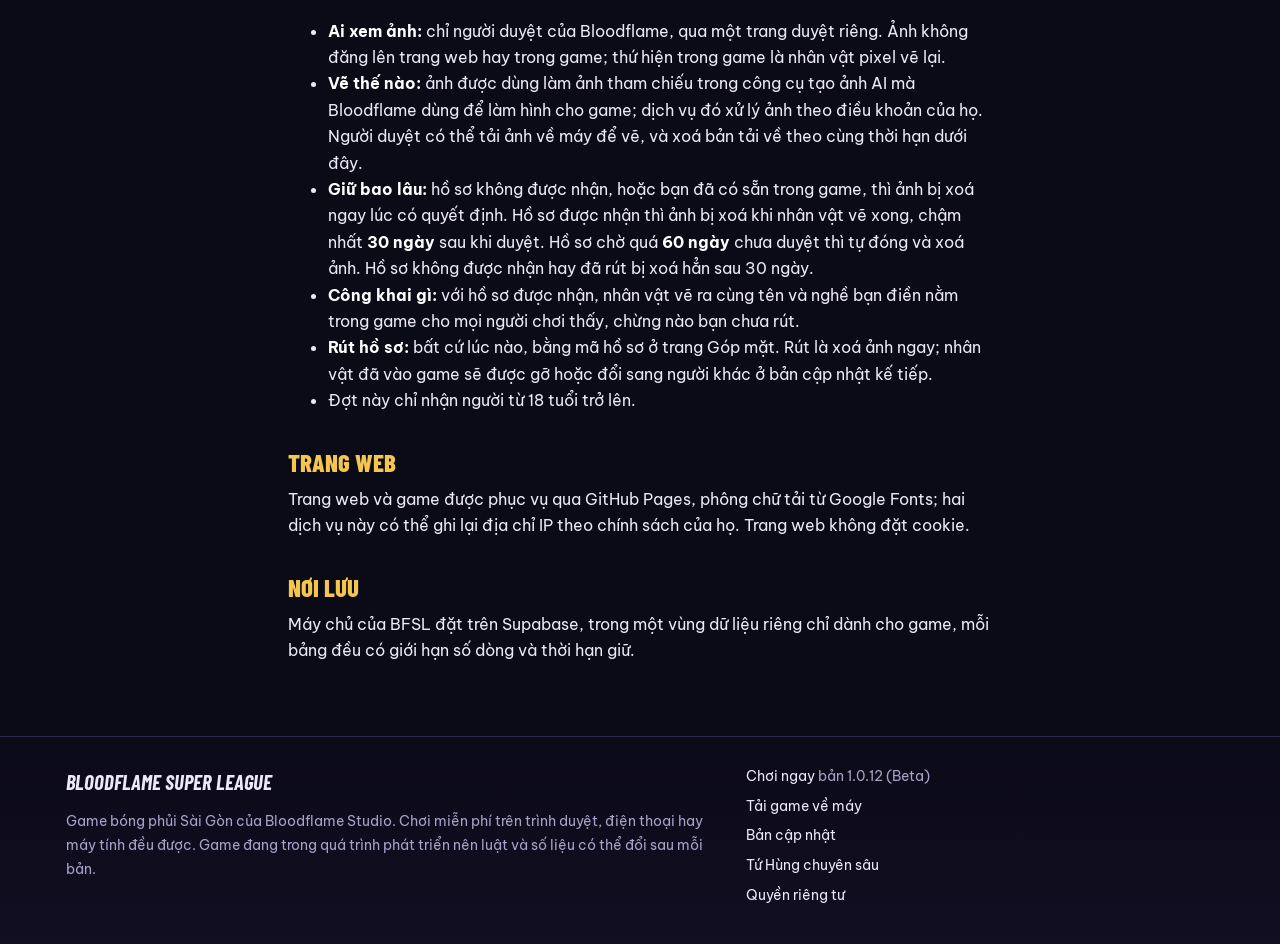
<file: quyen-rieng-tu/index.html>
<!doctype html>
<html lang="vi">
<head>
<meta charset="utf-8">
<meta name="viewport" content="width=device-width, initial-scale=1, viewport-fit=cover">
<title>Quyền riêng tư · Bloodflame Super League</title>
<meta name="description" content="Bloodflame Super League gửi về những dữ liệu nào, ẩn danh ra sao, giữ bao lâu và xin gỡ thế nào.">
<meta name="theme-color" content="#0b0a17">
<meta property="og:type" content="website">
<meta property="og:site_name" content="Bloodflame Super League">
<meta property="og:title" content="Quyền riêng tư · Bloodflame Super League">
<meta property="og:description" content="Bloodflame Super League gửi về những dữ liệu nào, ẩn danh ra sao, giữ bao lâu và xin gỡ thế nào.">
<meta property="og:image" content="https://bfsl.bloodflame.app/assets/img/hero.webp">
<meta property="og:url" content="https://bfsl.bloodflame.app/quyen-rieng-tu/">
<meta name="twitter:card" content="summary_large_image">
<link rel="canonical" href="https://bfsl.bloodflame.app/quyen-rieng-tu/">
<link rel="icon" href="../assets/img/logo-96.png">
<link rel="apple-touch-icon" href="../assets/img/app-192.png">
<link rel="preconnect" href="https://fonts.googleapis.com">
<link rel="preconnect" href="https://fonts.gstatic.com" crossorigin>
<link rel="stylesheet" href="https://fonts.googleapis.com/css2?family=Barlow+Condensed:ital,wght@0,600;0,800;1,800&family=Be+Vietnam+Pro:wght@400;500;700&display=swap">
<link rel="stylesheet" href="../assets/site.css?v=dcda59ef">
</head>
<body data-root="../" data-game="../choi/" data-nav="none">
<a class="skip" href="#noi-dung">Bỏ qua thanh điều hướng</a>
<div class="sh" role="banner">
  <div class="sh-in">
    <a class="sh-logo" href="../"><img src="../assets/img/logo-96.png" alt="" width="34" height="31"><span>BFSL</span></a>
    <button class="sh-menu" type="button" aria-expanded="false" aria-controls="sh-nav">Mục lục</button>
    <nav id="sh-nav" class="sh-nav" aria-label="Các trang">
<a href="../">Trang chủ</a>
<a href="../cot-truyen/">Cốt truyện</a>
<a href="../tu-hung/nguoi-moi/">Tứ Hùng</a>
<a href="../cap-nhat/">Cập nhật</a>
<a href="../nhat-ky/">Nhật ký</a>
<a href="../gop-mat/">Góp mặt</a>
<a href="../tai-game/">Tải game</a>
    </nav>
    <a class="btn btn-play sh-play" href="../choi/">Chơi ngay</a>
  </div>
</div>
<div id="noi-dung">
<div class="page-head">
  <div class="wrap">
    <div class="eyebrow">Cập nhật 22/11/2026</div>
    <h1>Quyền <span>riêng tư</span></h1>
    <p class="lede">BFSL không có quảng cáo, không bán dữ liệu và không gắn công cụ theo dõi của bên thứ ba. Dưới đây là toàn bộ những gì game và trang web gửi về máy chủ, gửi để làm gì và giữ bao lâu.</p>
  </div>
</div>

<section class="wrap col" aria-label="Dữ liệu được thu">
  <h3>Lưu trên máy bạn</h3>
  <p>Tiến trình chơi, cài đặt âm thanh và mã máy ngẫu nhiên nằm trong bộ nhớ trình duyệt của bạn. Xoá dữ liệu trang web trong trình duyệt là xoá hết những thứ này.</p>

  <h3>Mã lưu tiến trình</h3>
  <p>Khi bạn dùng mã người chơi, tiến trình được cất trên máy chủ theo mã đó để chơi tiếp trên máy khác. Không kèm tên thật hay thông tin liên lạc.</p>

  <h3>Tài khoản Tứ Hùng</h3>
  <p>Nếu bạn tạo tài khoản để leo rank hay kết bạn, máy chủ giữ tên hiển thị, ảnh đại diện bạn chọn, ID số, hạng trong mùa, kết quả các ván tính hạng và danh sách bạn bè. Người khác thấy tên, ảnh, ID và hạng của bạn trên bảng xếp hạng và ở phòng chờ.</p>

  <h3>Phòng chơi với bạn</h3>
  <p>Mỗi phòng lưu chuỗi lệnh của ván (mua ai, xếp ở đâu) để mọi máy trong phòng chạy cùng một trận. Phòng được dọn sau 24 giờ.</p>

  <h3>Nhật ký văng game (từ bản 0.94)</h3>
  <p>Chỉ gửi khi lần chơi trước kết thúc bất thường: bị tắt giữa chừng, bị đóng lúc chạy nền, hoặc gặp lỗi. Gồm: loại sự cố, bản game, một mã máy ngẫu nhiên 8 ký tự (không gắn với tài khoản), màn đang chơi, thời gian đã chơi, số khung hình mỗi giây, bộ nhớ đang dùng, dòng lỗi nếu có, tên trình duyệt và cỡ màn hình.</p>
  <p>Giữ <strong>30 ngày</strong>, tối đa 3.000 dòng, mỗi máy tối đa 20 dòng một ngày. Dùng để tìm và sửa lỗi văng.</p>

  <h3 id="tom-tat-van">Tóm tắt ván Tứ Hùng (từ bản 0.95)</h3>
  <p>Khi một ván Tứ Hùng kết thúc trên bản web, game gửi một bản tóm tắt chừng 1 đến 2 KB: bản game, chế độ (chơi với máy, phòng bạn bè hay leo rank), số vòng, và với mỗi đội là người hay máy, hạng, vòng bị loại, cấp, Tinh thần sau từng vòng, hệ đang kích, cầu thủ trên sân, số sao, đồ đang gắn và số bảo vật. Kèm mã máy ngẫu nhiên 8 ký tự ở trên (không gắn với tài khoản), không kèm tên, mã lưu hay mã người chơi. Ván trong phòng chỉ giữ một bản cho cả phòng.</p>
  <p>Giữ <strong>90 ngày</strong>, tối đa 20.000 ván, mỗi máy tối đa 60 ván một ngày. Dùng để cân bằng game và làm trang <a href="../meta/">Meta</a>; trang công khai chỉ hiện số tổng hợp, không hiện từng ván.</p>

  <h3 id="gop-mat">Hồ sơ Góp mặt</h3>
  <p>Khi bạn gửi hồ sơ ở trang <a href="../gop-mat/">Góp mặt</a>, máy chủ giữ: ảnh chân dung (đã thu nhỏ và nén trên máy bạn trước khi gửi, tối đa 220 KB), tên muốn hiện trong game, nghề, các mục tuỳ chọn bạn điền, giờ gửi, và mã máy ngẫu nhiên của trình duyệt (để giới hạn mỗi máy 2 hồ sơ một ngày). Không hỏi số điện thoại, email hay mạng xã hội, và không lưu địa chỉ IP vào hồ sơ.</p>
  <ul>
    <li><strong>Ai xem ảnh:</strong> chỉ người duyệt của Bloodflame, qua một trang duyệt riêng. Ảnh không đăng lên trang web hay trong game; thứ hiện trong game là nhân vật pixel vẽ lại.</li>
    <li><strong>Vẽ thế nào:</strong> ảnh được dùng làm ảnh tham chiếu trong công cụ tạo ảnh AI mà Bloodflame dùng để làm hình cho game; dịch vụ đó xử lý ảnh theo điều khoản của họ. Người duyệt có thể tải ảnh về máy để vẽ, và xoá bản tải về theo cùng thời hạn dưới đây.</li>
    <li><strong>Giữ bao lâu:</strong> hồ sơ không được nhận, hoặc bạn đã có sẵn trong game, thì ảnh bị xoá ngay lúc có quyết định. Hồ sơ được nhận thì ảnh bị xoá khi nhân vật vẽ xong, chậm nhất <strong>30 ngày</strong> sau khi duyệt. Hồ sơ chờ quá <strong>60 ngày</strong> chưa duyệt thì tự đóng và xoá ảnh. Hồ sơ không được nhận hay đã rút bị xoá hẳn sau 30 ngày.</li>
    <li><strong>Công khai gì:</strong> với hồ sơ được nhận, nhân vật vẽ ra cùng tên và nghề bạn điền nằm trong game cho mọi người chơi thấy, chừng nào bạn chưa rút.</li>
    <li><strong>Rút hồ sơ:</strong> bất cứ lúc nào, bằng mã hồ sơ ở trang Góp mặt. Rút là xoá ảnh ngay; nhân vật đã vào game sẽ được gỡ hoặc đổi sang người khác ở bản cập nhật kế tiếp.</li>
    <li>Đợt này chỉ nhận người từ 18 tuổi trở lên.</li>
  </ul>

  <h3>Trang web</h3>
  <p>Trang web và game được phục vụ qua GitHub Pages, phông chữ tải từ Google Fonts; hai dịch vụ này có thể ghi lại địa chỉ IP theo chính sách của họ. Trang web không đặt cookie.</p>

  <h3>Nơi lưu</h3>
  <p>Máy chủ của BFSL đặt trên Supabase, trong một vùng dữ liệu riêng chỉ dành cho game, mỗi bảng đều có giới hạn số dòng và thời hạn giữ.</p>
</section>

</div>
<div class="sf" role="contentinfo">
  <div class="wrap sf-in">
    <div>
      <b>Bloodflame Super League</b>
      <p>Game bóng phủi Sài Gòn của Bloodflame Studio. Chơi miễn phí trên trình duyệt, điện thoại hay máy tính đều được. Game đang trong quá trình phát triển nên luật và số liệu có thể đổi sau mỗi bản.</p>
    </div>
    <ul>
      <li><a href="../choi/">Chơi ngay</a> <span class="ver" data-ver></span></li>
      <li><a href="../tai-game/">Tải game về máy</a></li>
      <li><a href="../cap-nhat/">Bản cập nhật</a></li>
      <li><a href="../tu-hung/">Tứ Hùng chuyên sâu</a></li>
      <li><a href="../quyen-rieng-tu/">Quyền riêng tư</a></li>
    </ul>
  </div>
</div>
<dialog id="lb" aria-label="Ảnh phóng to"><img id="lbimg" alt=""></dialog>
<script src="../assets/site.js?v=dcda59ef" defer></script>
</body>
</html>
</file>
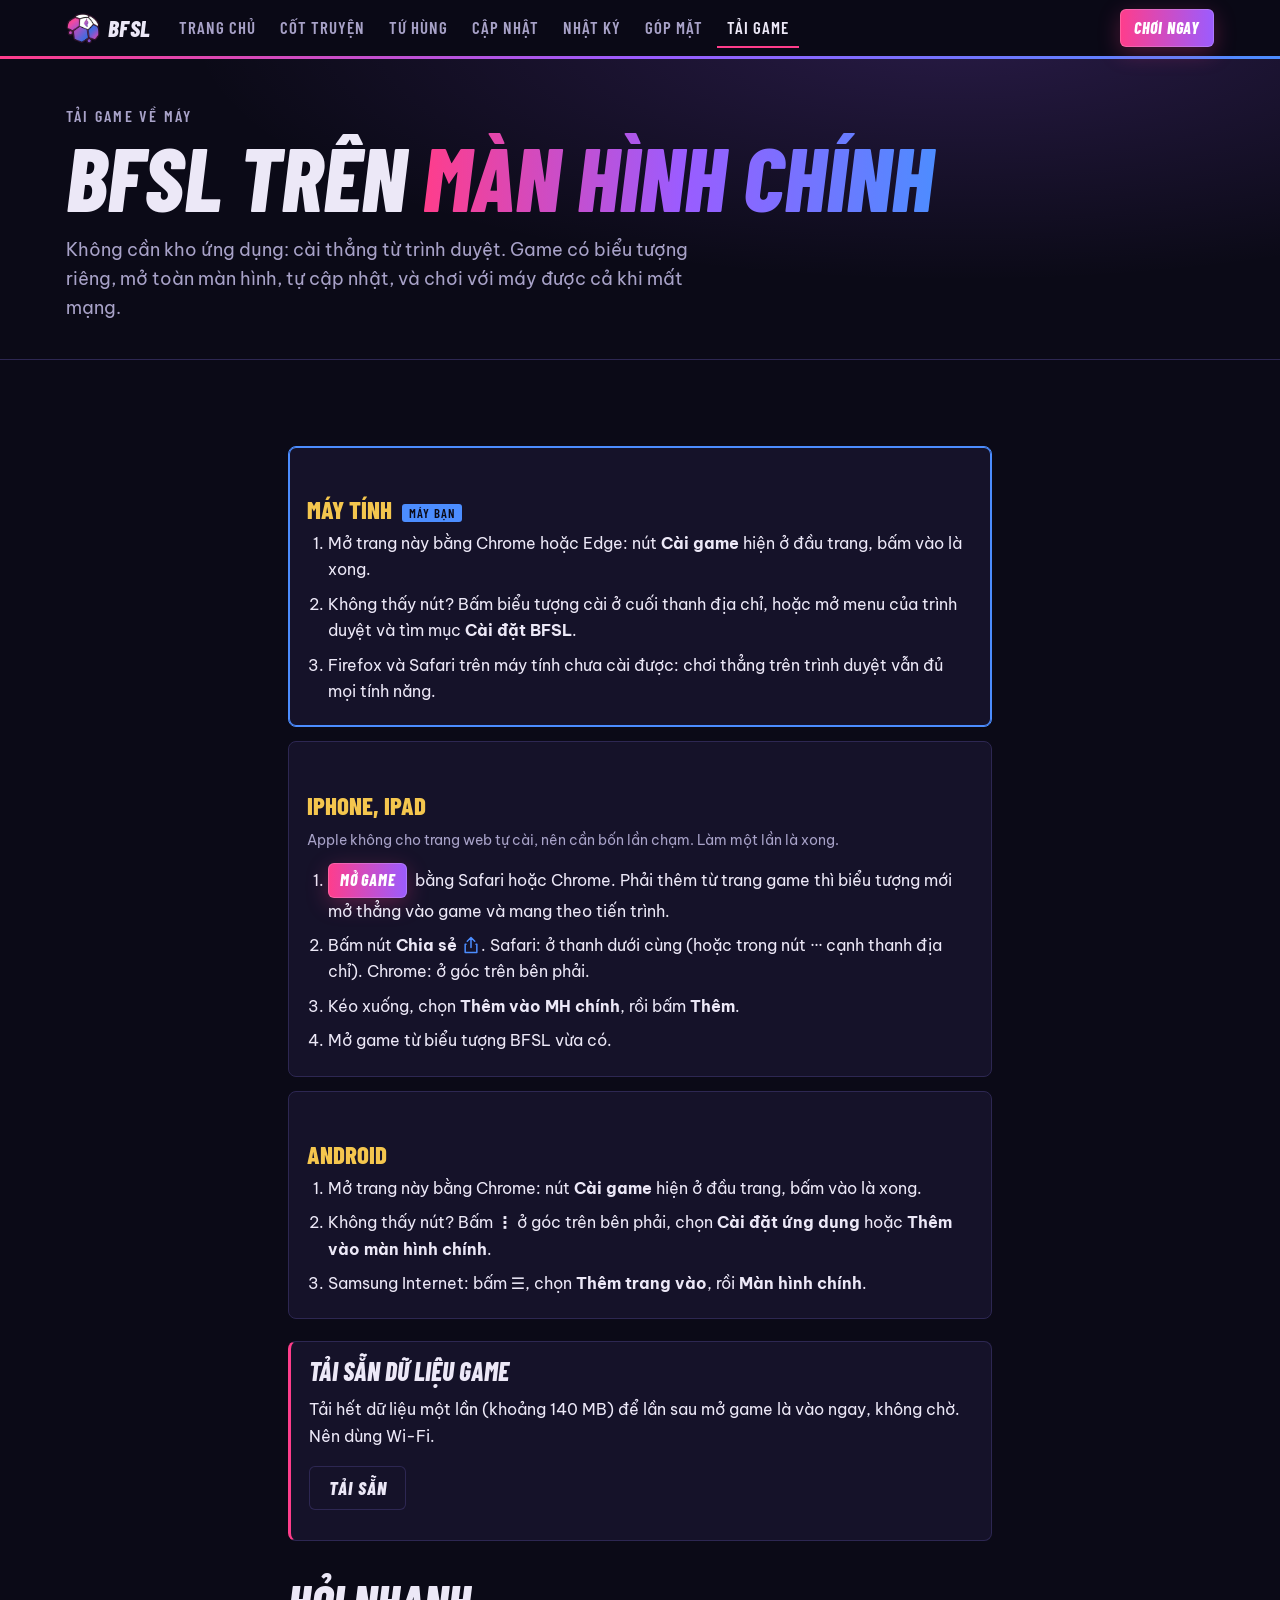
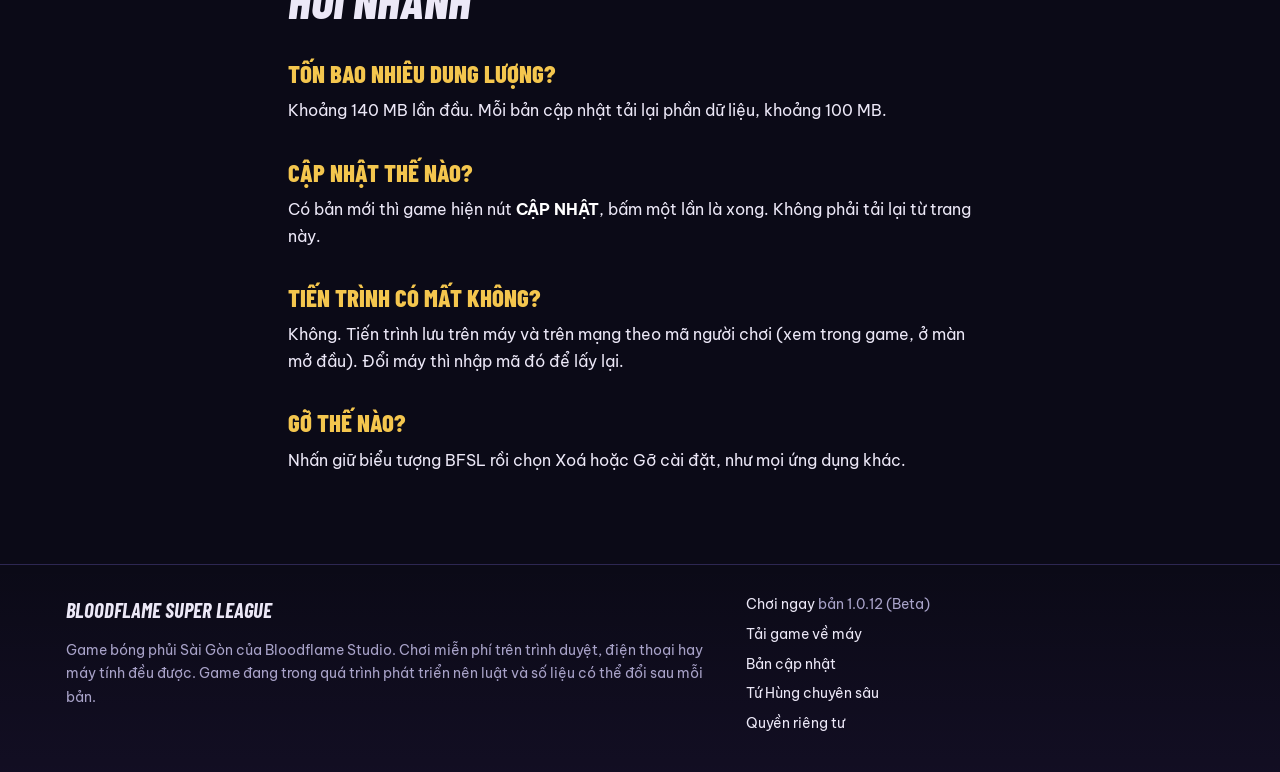
<file: tai-game/index.html>
<!doctype html>
<html lang="vi">
<head>
<meta charset="utf-8">
<meta name="viewport" content="width=device-width, initial-scale=1, viewport-fit=cover">
<title>Tải game · Bloodflame Super League</title>
<meta name="description" content="Đưa Bloodflame Super League ra màn hình chính điện thoại hay máy tính: mở như một ứng dụng, tự cập nhật, chơi được cả khi mất mạng.">
<meta name="theme-color" content="#0b0a17">
<meta property="og:type" content="website">
<meta property="og:site_name" content="Bloodflame Super League">
<meta property="og:title" content="Tải game · Bloodflame Super League">
<meta property="og:description" content="Đưa Bloodflame Super League ra màn hình chính điện thoại hay máy tính: mở như một ứng dụng, tự cập nhật, chơi được cả khi mất mạng.">
<meta property="og:image" content="https://bfsl.bloodflame.app/assets/img/hero.webp">
<meta property="og:url" content="https://bfsl.bloodflame.app/tai-game/">
<meta name="twitter:card" content="summary_large_image">
<link rel="canonical" href="https://bfsl.bloodflame.app/tai-game/">
<link rel="icon" href="../assets/img/logo-96.png">
<link rel="apple-touch-icon" href="../assets/img/app-192.png">
<link rel="preconnect" href="https://fonts.googleapis.com">
<link rel="preconnect" href="https://fonts.gstatic.com" crossorigin>
<link rel="stylesheet" href="https://fonts.googleapis.com/css2?family=Barlow+Condensed:ital,wght@0,600;0,800;1,800&family=Be+Vietnam+Pro:wght@400;500;700&display=swap">
<link rel="stylesheet" href="../assets/site.css?v=dcda59ef">
</head>
<body data-root="../" data-game="../choi/" data-nav="dl">
<a class="skip" href="#noi-dung">Bỏ qua thanh điều hướng</a>
<div class="sh" role="banner">
  <div class="sh-in">
    <a class="sh-logo" href="../"><img src="../assets/img/logo-96.png" alt="" width="34" height="31"><span>BFSL</span></a>
    <button class="sh-menu" type="button" aria-expanded="false" aria-controls="sh-nav">Mục lục</button>
    <nav id="sh-nav" class="sh-nav" aria-label="Các trang">
<a href="../">Trang chủ</a>
<a href="../cot-truyen/">Cốt truyện</a>
<a href="../tu-hung/nguoi-moi/">Tứ Hùng</a>
<a href="../cap-nhat/">Cập nhật</a>
<a href="../nhat-ky/">Nhật ký</a>
<a href="../gop-mat/">Góp mặt</a>
<a href="../tai-game/" aria-current="page">Tải game</a>
    </nav>
    <a class="btn btn-play sh-play" href="../choi/">Chơi ngay</a>
  </div>
</div>
<div id="noi-dung">
<div class="page-head">
  <div class="wrap">
    <div class="eyebrow">Tải game về máy</div>
    <h1>BFSL trên <span>màn hình chính</span></h1>
    <p class="lede">Không cần kho ứng dụng: cài thẳng từ trình duyệt. Game có biểu tượng riêng, mở toàn màn hình, tự cập nhật, và chơi với máy được cả khi mất mạng.</p>
  </div>
</div>

<section class="sec wrap col" aria-label="Cài game">
  <div class="dl-card" id="dl-auto" hidden>
    <h2>Cài bằng một nút</h2>
    <p>Trình duyệt của bạn cho cài thẳng. Bấm nút dưới đây, rồi bấm <b>Cài đặt</b> ở hộp hiện ra.</p>
    <button class="btn btn-play btn-big" id="dl-go" type="button">Cài game</button>
  </div>
  <div class="dl-card ok" id="dl-done" hidden>
    <h2>Đã cài xong</h2>
    <p>Mở BFSL từ biểu tượng trên màn hình chính, hay trong danh sách ứng dụng của máy.</p>
  </div>

  <div class="ways" id="dl-ways">
    <div class="way" id="dl-ios">
      <h3>iPhone, iPad</h3>
      <p class="small">Apple không cho trang web tự cài, nên cần bốn lần chạm. Làm một lần là xong.</p>
      <ol class="dl-steps">
        <li><a class="btn btn-play" href="../choi/">Mở game</a> bằng Safari hoặc Chrome. Phải thêm từ trang game thì biểu tượng mới mở thẳng vào game và mang theo tiến trình.</li>
        <li>Bấm nút <b>Chia sẻ</b> <svg class="ico" viewBox="0 0 24 24" aria-label="biểu tượng Chia sẻ" role="img"><path d="M12 3v12M7.5 7.5 12 3l4.5 4.5M6 11H5v10h14V11h-1" fill="none" stroke="currentColor" stroke-width="1.8" stroke-linecap="round" stroke-linejoin="round"/></svg>. Safari: ở thanh dưới cùng (hoặc trong nút ··· cạnh thanh địa chỉ). Chrome: ở góc trên bên phải.</li>
        <li>Kéo xuống, chọn <b>Thêm vào MH chính</b>, rồi bấm <b>Thêm</b>.</li>
        <li>Mở game từ biểu tượng BFSL vừa có.</li>
      </ol>
    </div>
    <div class="way" id="dl-android">
      <h3>Android</h3>
      <ol class="dl-steps">
        <li>Mở trang này bằng Chrome: nút <b>Cài game</b> hiện ở đầu trang, bấm vào là xong.</li>
        <li>Không thấy nút? Bấm <b>⋮</b> ở góc trên bên phải, chọn <b>Cài đặt ứng dụng</b> hoặc <b>Thêm vào màn hình chính</b>.</li>
        <li>Samsung Internet: bấm <b>☰</b>, chọn <b>Thêm trang vào</b>, rồi <b>Màn hình chính</b>.</li>
      </ol>
    </div>
    <div class="way" id="dl-pc">
      <h3>Máy tính</h3>
      <ol class="dl-steps">
        <li>Mở trang này bằng Chrome hoặc Edge: nút <b>Cài game</b> hiện ở đầu trang, bấm vào là xong.</li>
        <li>Không thấy nút? Bấm biểu tượng cài ở cuối thanh địa chỉ, hoặc mở menu của trình duyệt và tìm mục <b>Cài đặt BFSL</b>.</li>
        <li>Firefox và Safari trên máy tính chưa cài được: chơi thẳng trên trình duyệt vẫn đủ mọi tính năng.</li>
      </ol>
    </div>
  </div>

  <div class="dl-card" id="dl-pre" hidden>
    <h2>Tải sẵn dữ liệu game</h2>
    <p>Tải hết dữ liệu một lần (khoảng 140 MB) để lần sau mở game là vào ngay, không chờ. Nên dùng Wi-Fi.</p>
    <button class="btn btn-ghost" id="dl-pre-go" type="button">Tải sẵn</button>
    <div class="meter" id="dl-meter" hidden><span id="dl-fill"></span></div>
    <p class="small" id="dl-pre-msg" aria-live="polite"></p>
  </div>

  <h2 class="dl-faq">Hỏi nhanh</h2>
  <h3>Tốn bao nhiêu dung lượng?</h3>
  <p>Khoảng 140 MB lần đầu. Mỗi bản cập nhật tải lại phần dữ liệu, khoảng 100 MB.</p>
  <h3>Cập nhật thế nào?</h3>
  <p>Có bản mới thì game hiện nút <strong>CẬP NHẬT</strong>, bấm một lần là xong. Không phải tải lại từ trang này.</p>
  <h3>Tiến trình có mất không?</h3>
  <p>Không. Tiến trình lưu trên máy và trên mạng theo mã người chơi (xem trong game, ở màn mở đầu). Đổi máy thì nhập mã đó để lấy lại.</p>
  <h3>Gỡ thế nào?</h3>
  <p>Nhấn giữ biểu tượng BFSL rồi chọn Xoá hoặc Gỡ cài đặt, như mọi ứng dụng khác.</p>
</section>

<script src="../assets/tai-game.js?v=dcda59ef" defer></script>

</div>
<div class="sf" role="contentinfo">
  <div class="wrap sf-in">
    <div>
      <b>Bloodflame Super League</b>
      <p>Game bóng phủi Sài Gòn của Bloodflame Studio. Chơi miễn phí trên trình duyệt, điện thoại hay máy tính đều được. Game đang trong quá trình phát triển nên luật và số liệu có thể đổi sau mỗi bản.</p>
    </div>
    <ul>
      <li><a href="../choi/">Chơi ngay</a> <span class="ver" data-ver></span></li>
      <li><a href="../tai-game/">Tải game về máy</a></li>
      <li><a href="../cap-nhat/">Bản cập nhật</a></li>
      <li><a href="../tu-hung/">Tứ Hùng chuyên sâu</a></li>
      <li><a href="../quyen-rieng-tu/">Quyền riêng tư</a></li>
    </ul>
  </div>
</div>
<dialog id="lb" aria-label="Ảnh phóng to"><img id="lbimg" alt=""></dialog>
<script src="../assets/site.js?v=dcda59ef" defer></script>
</body>
</html>
</file>
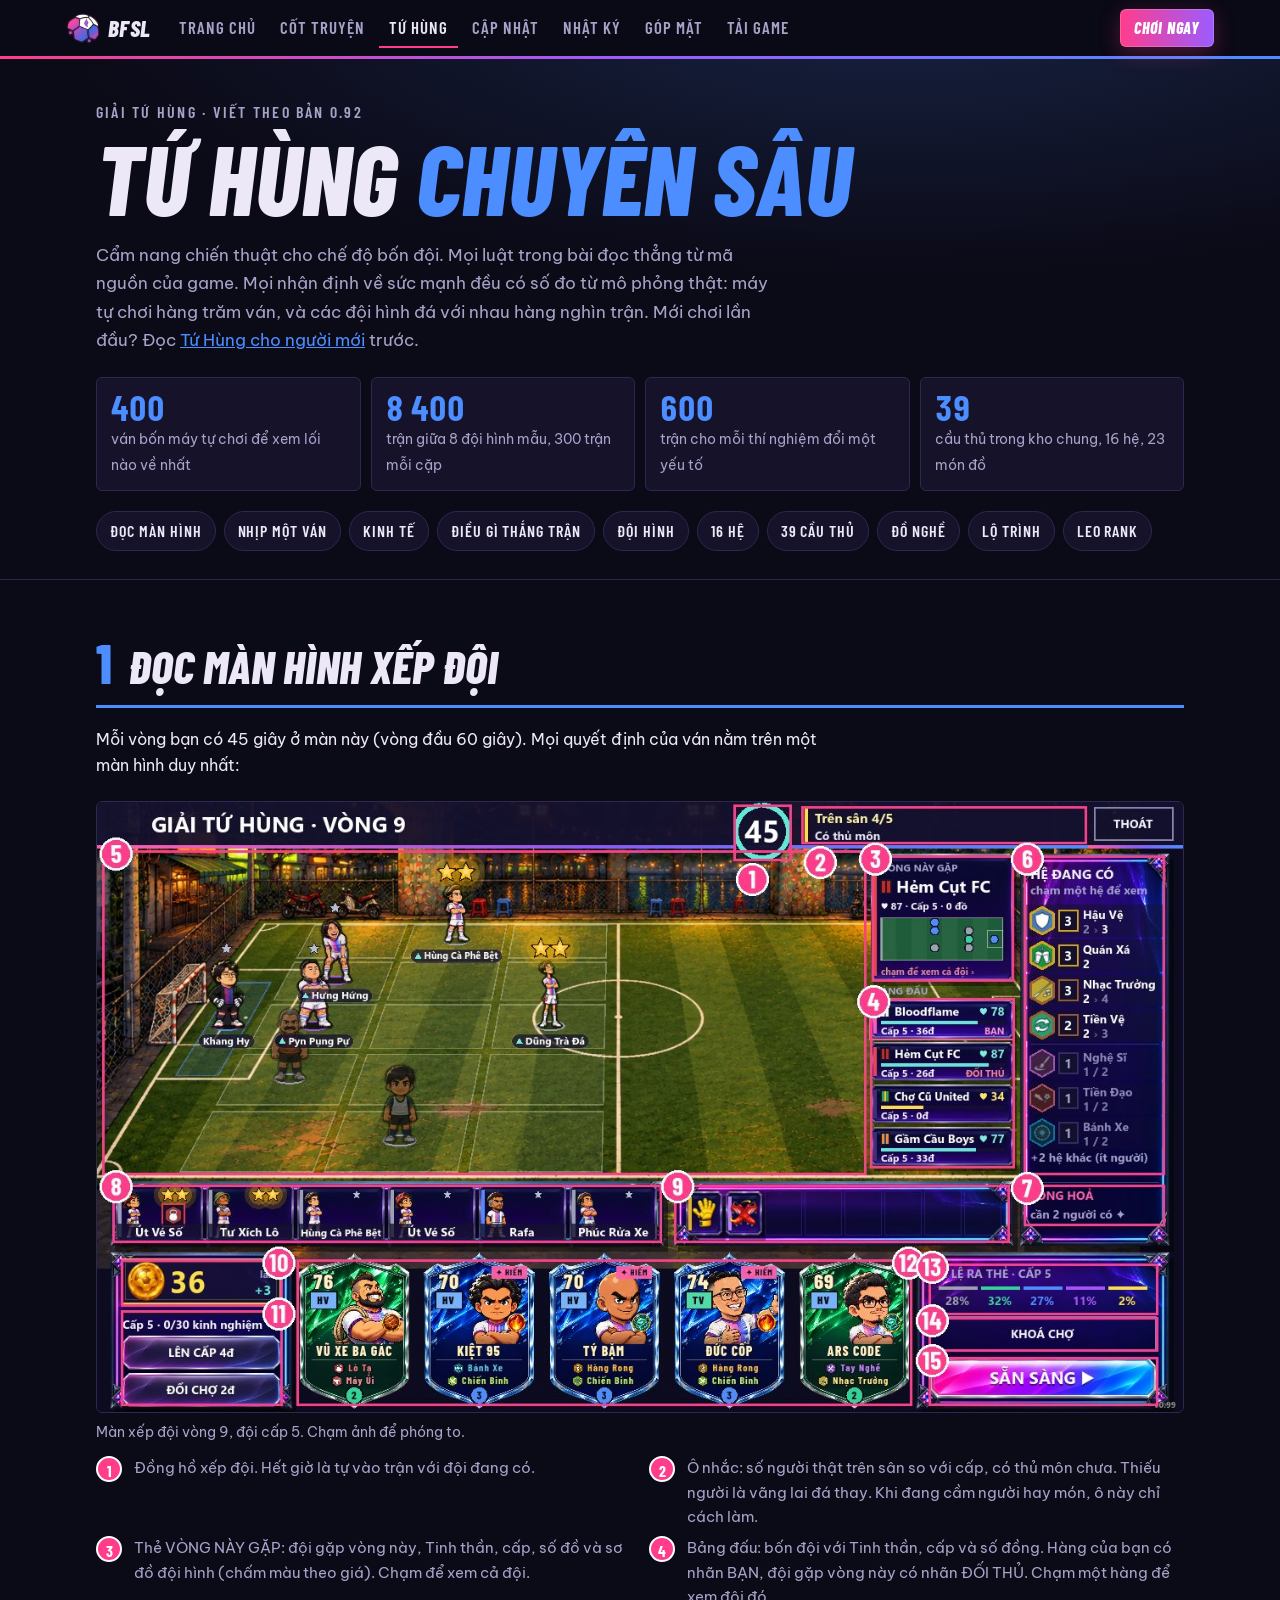
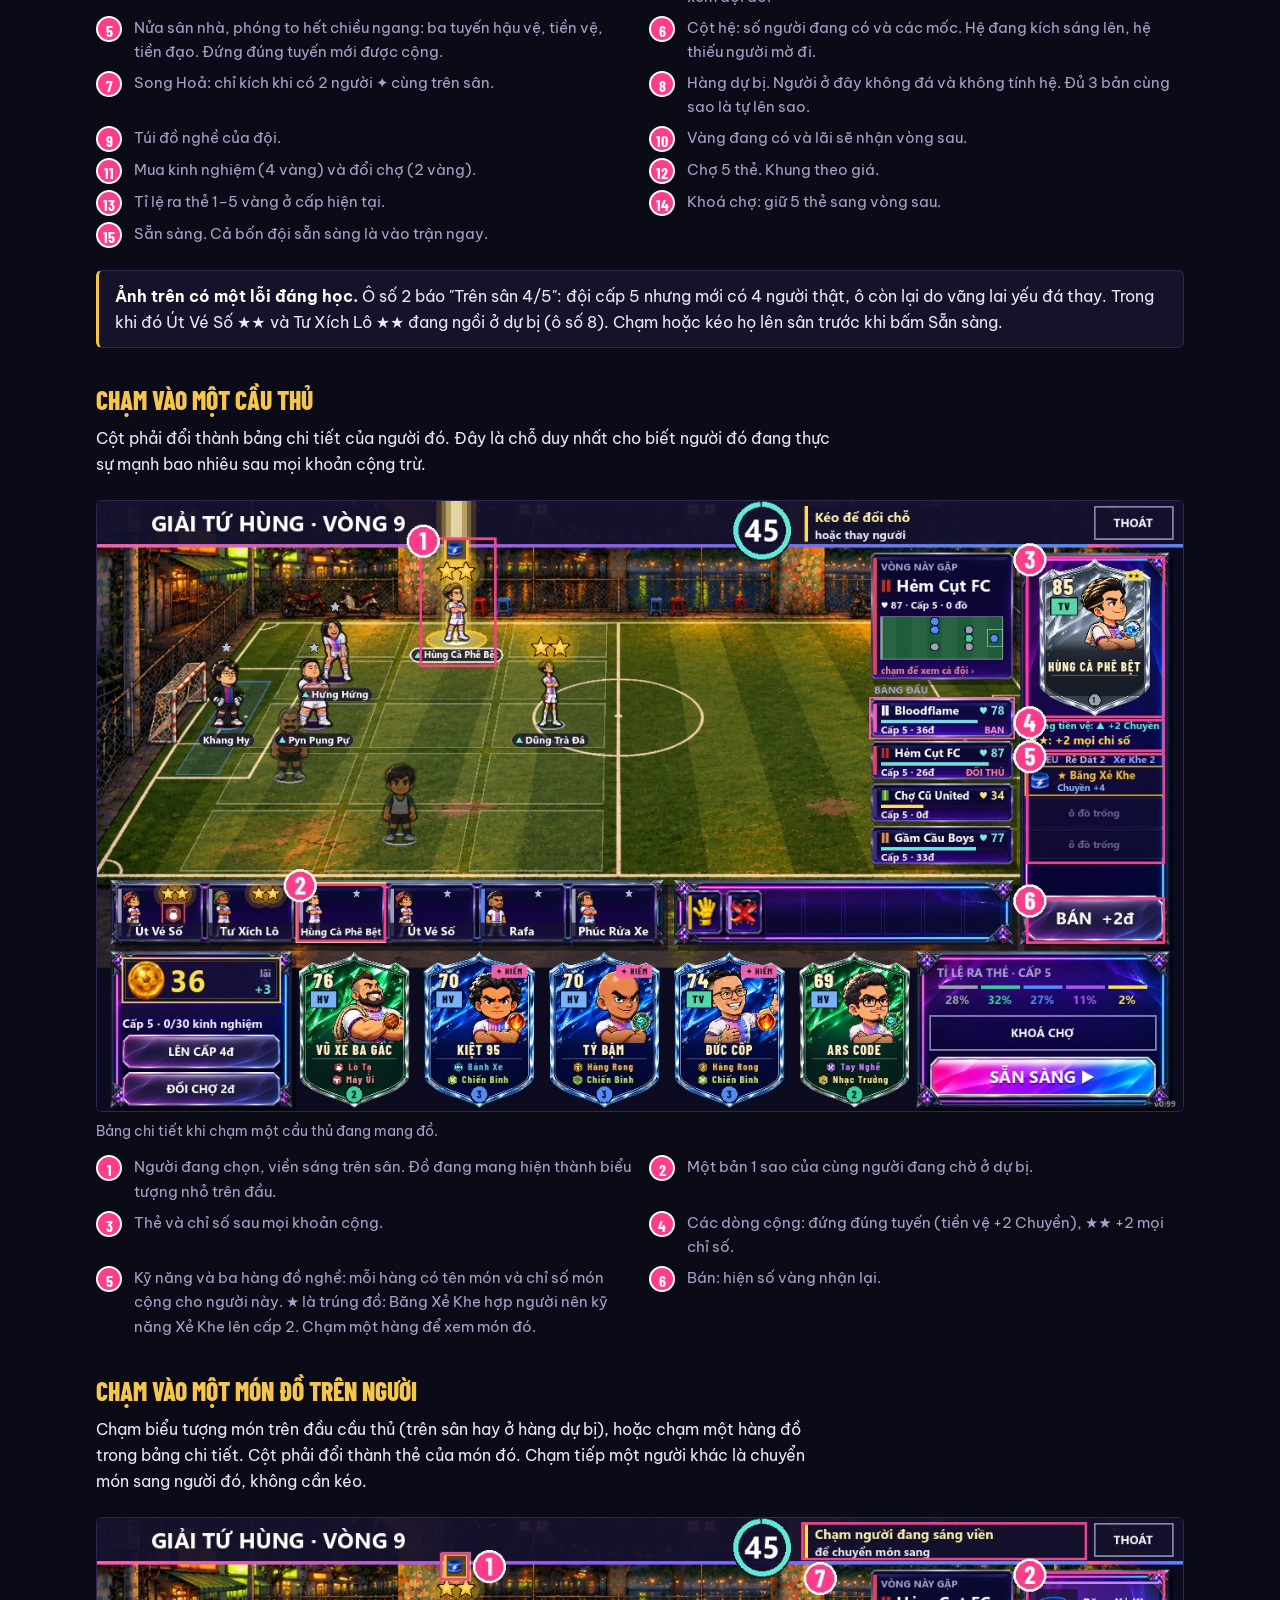
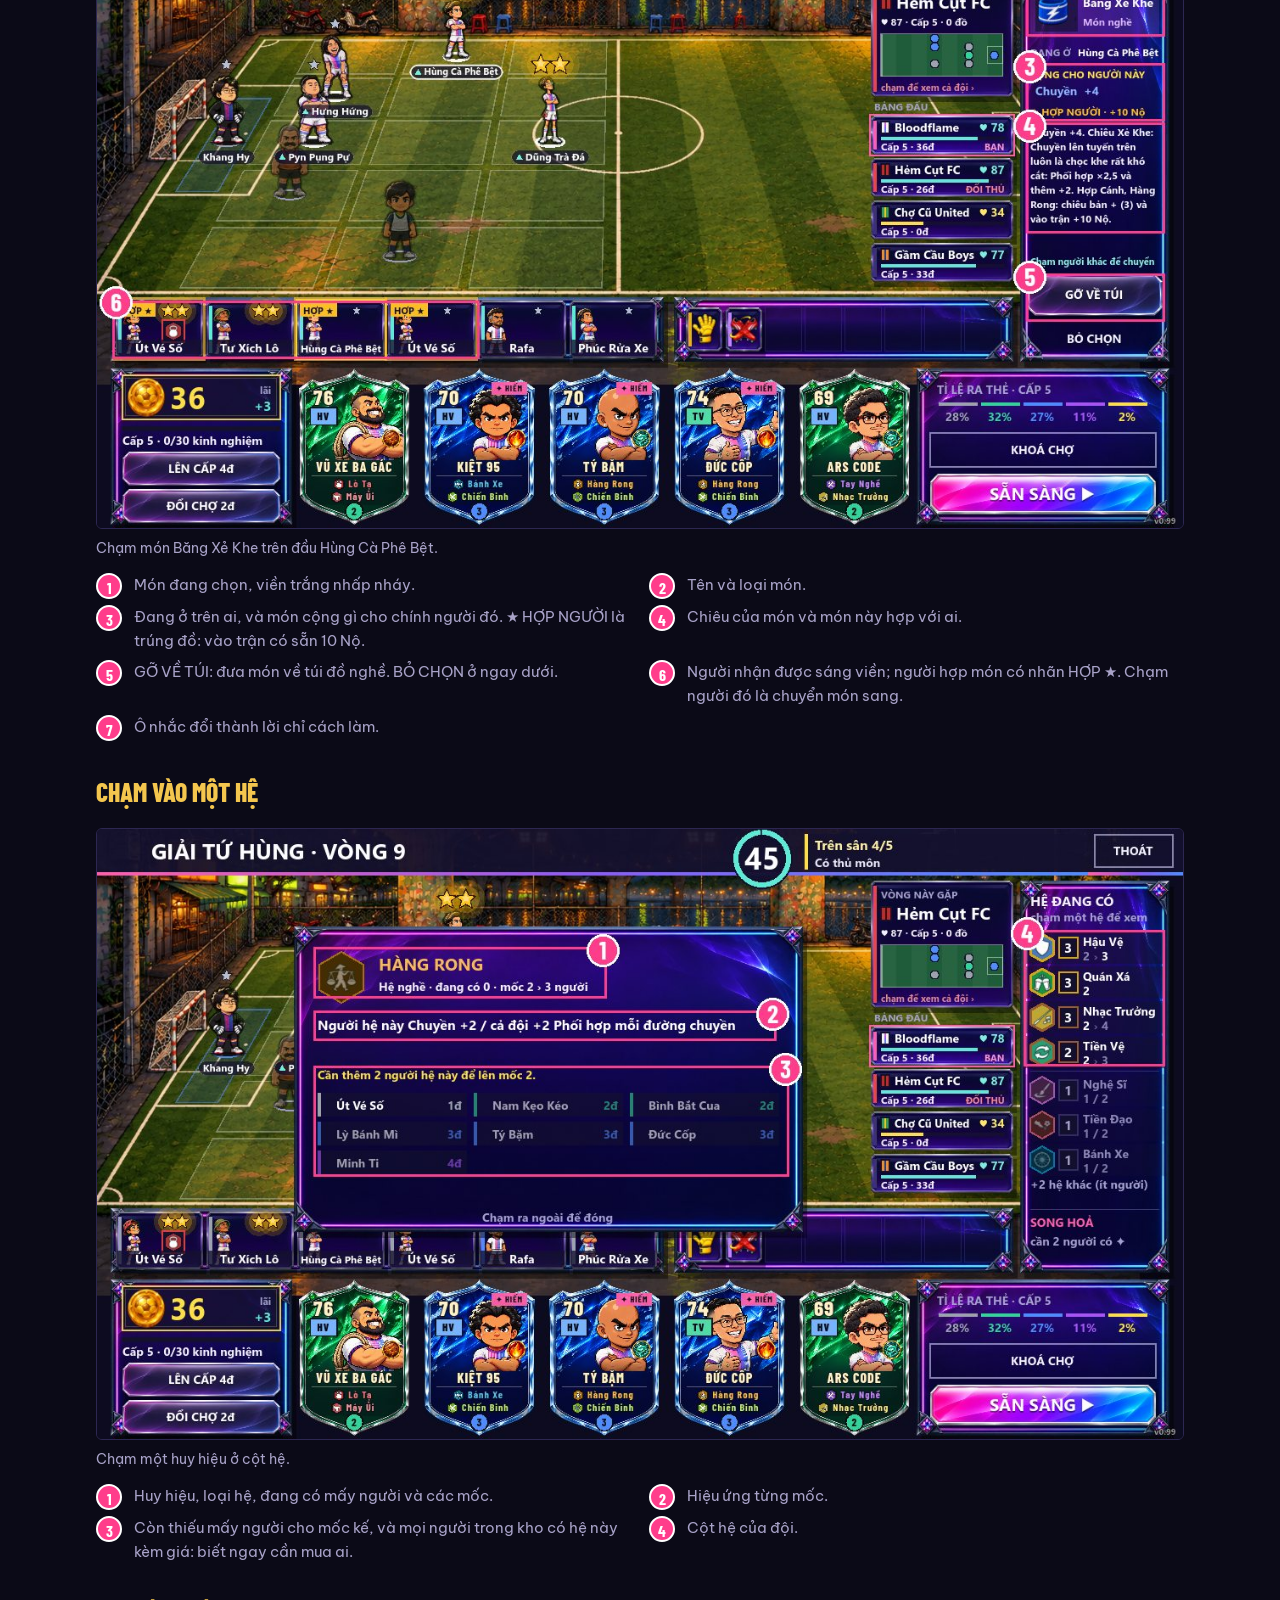
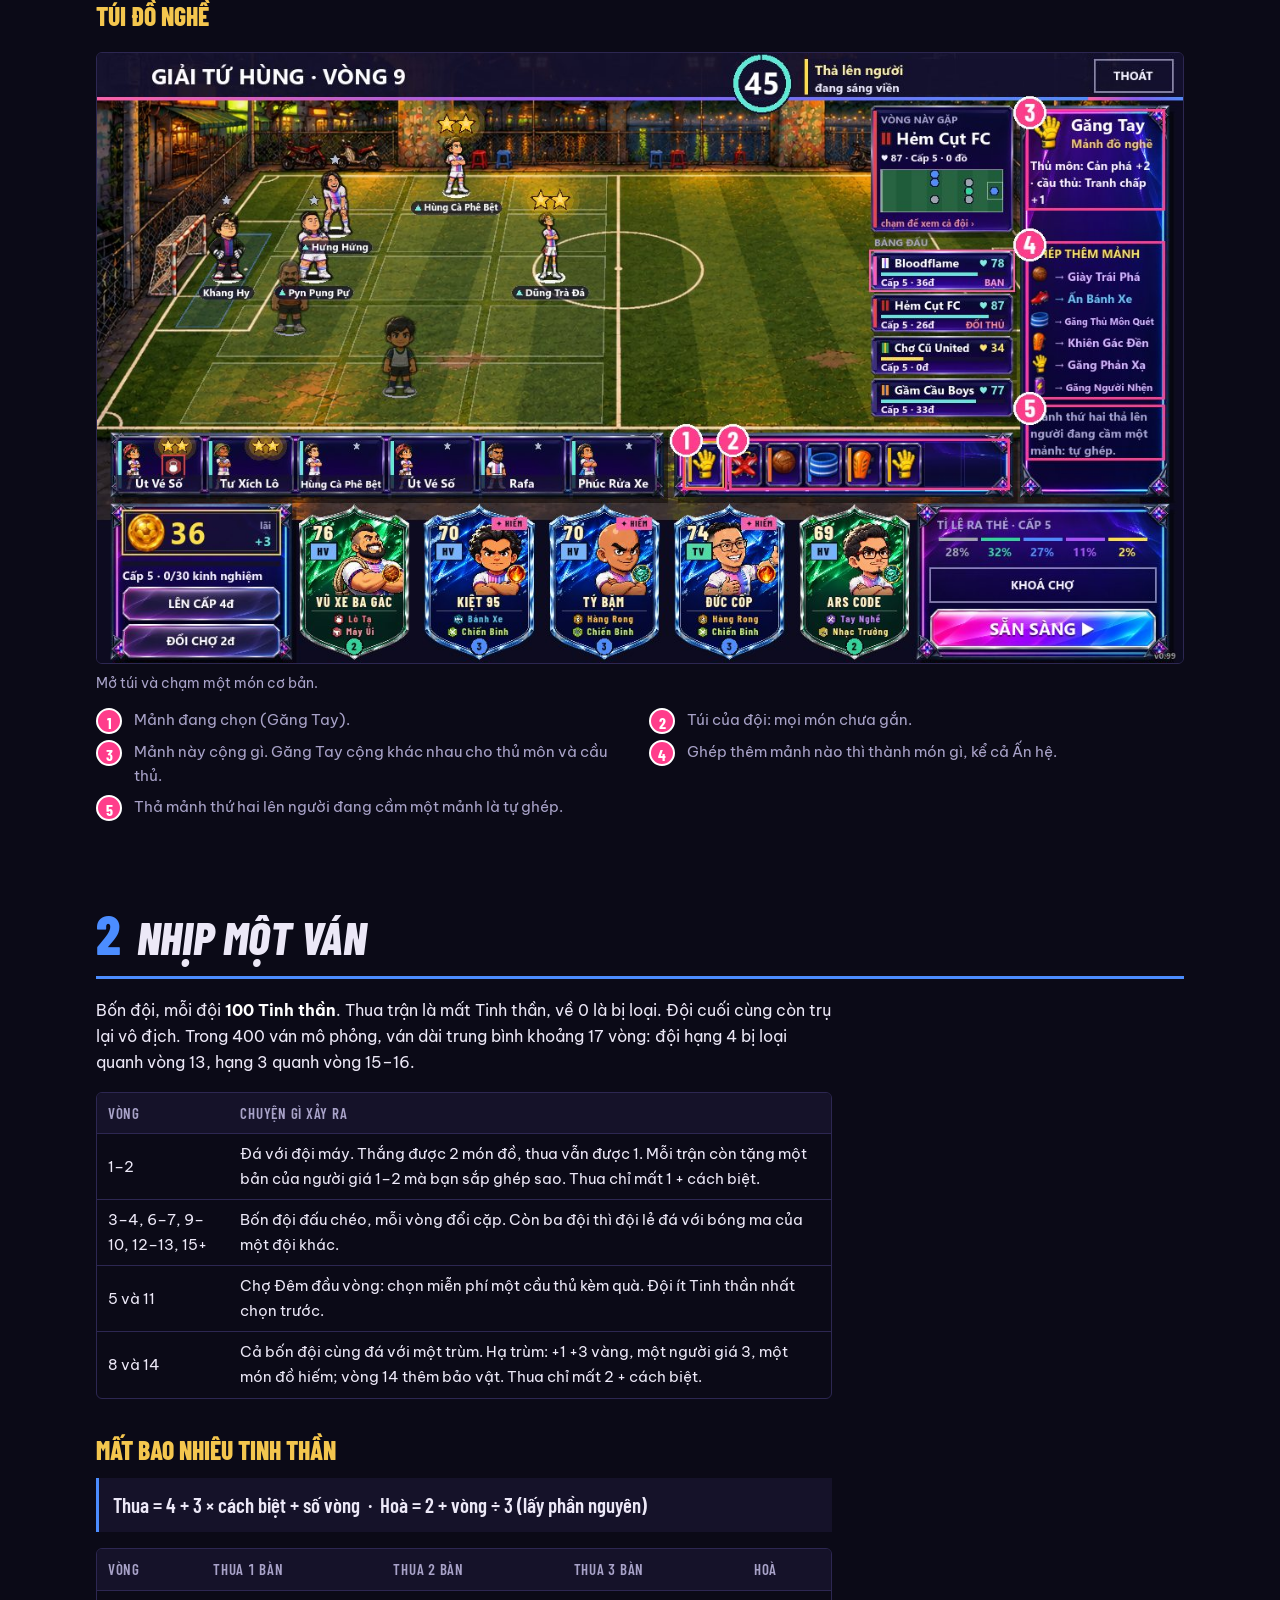
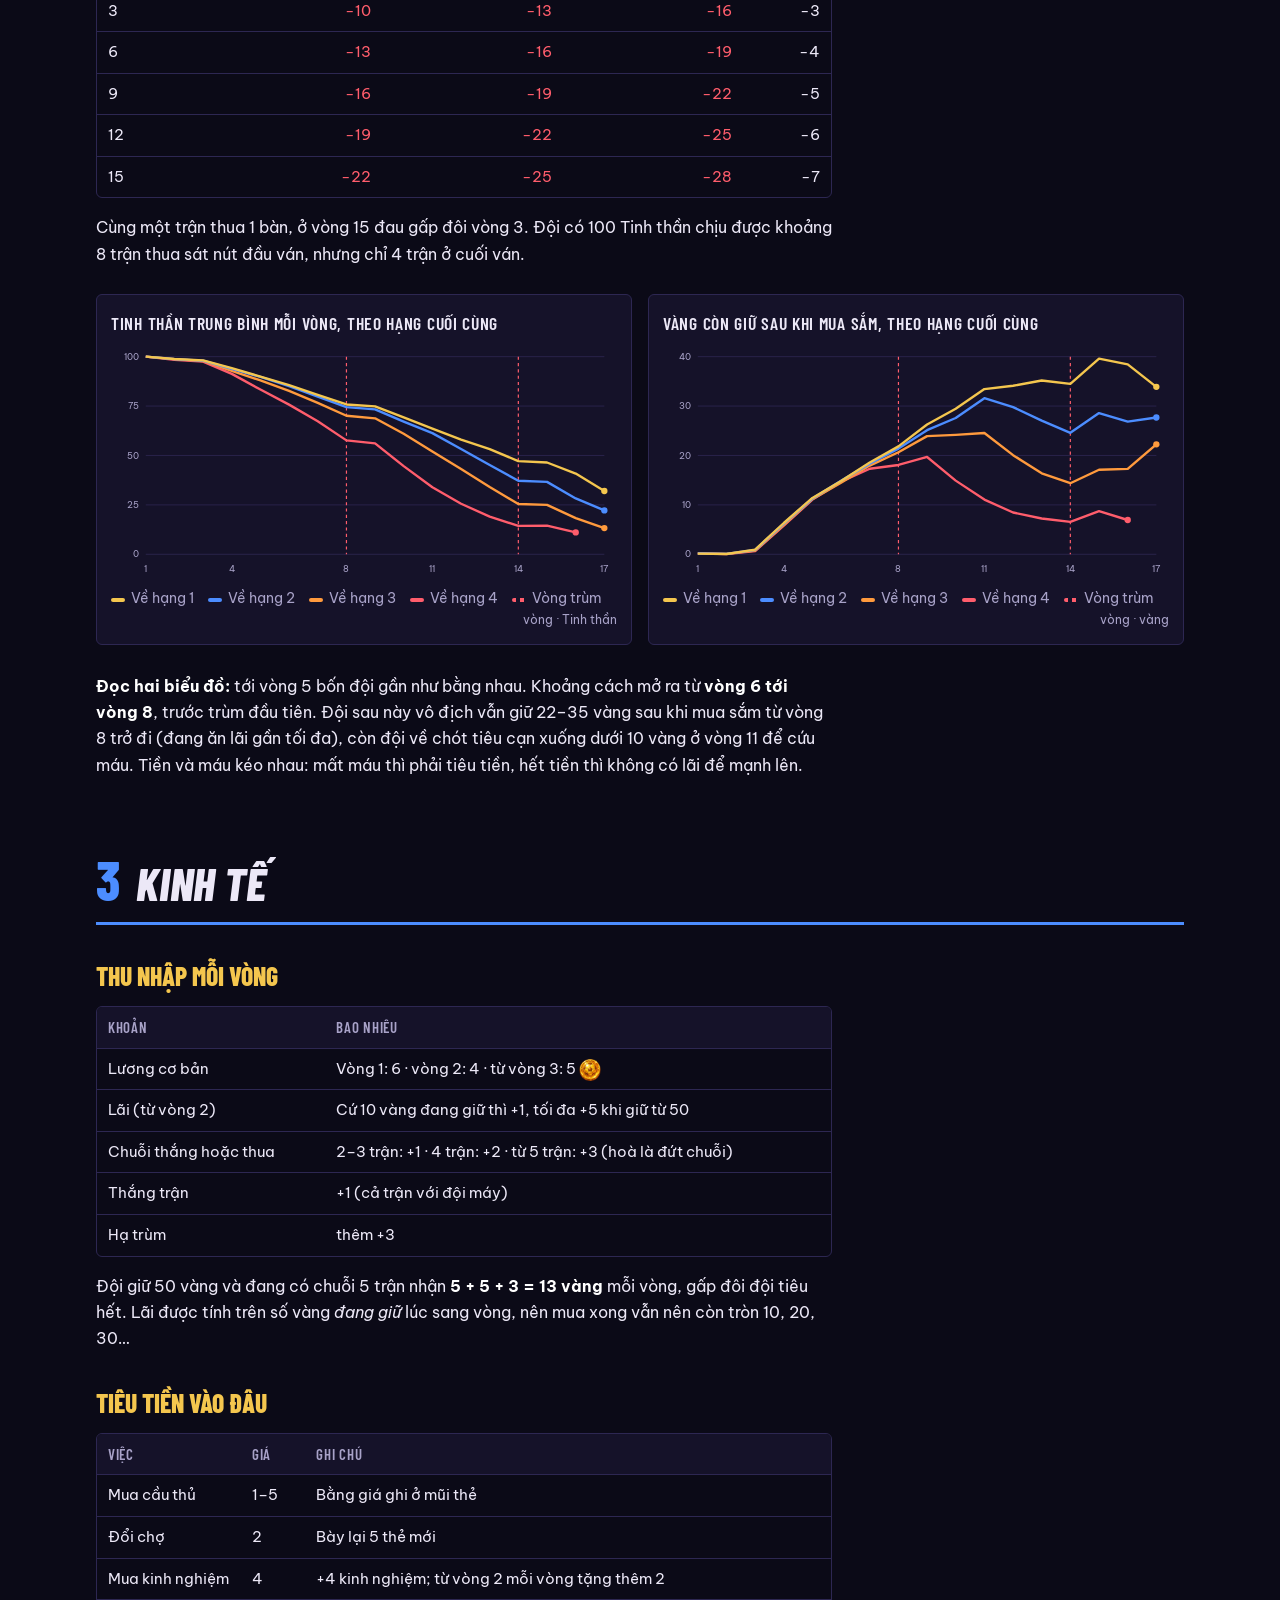
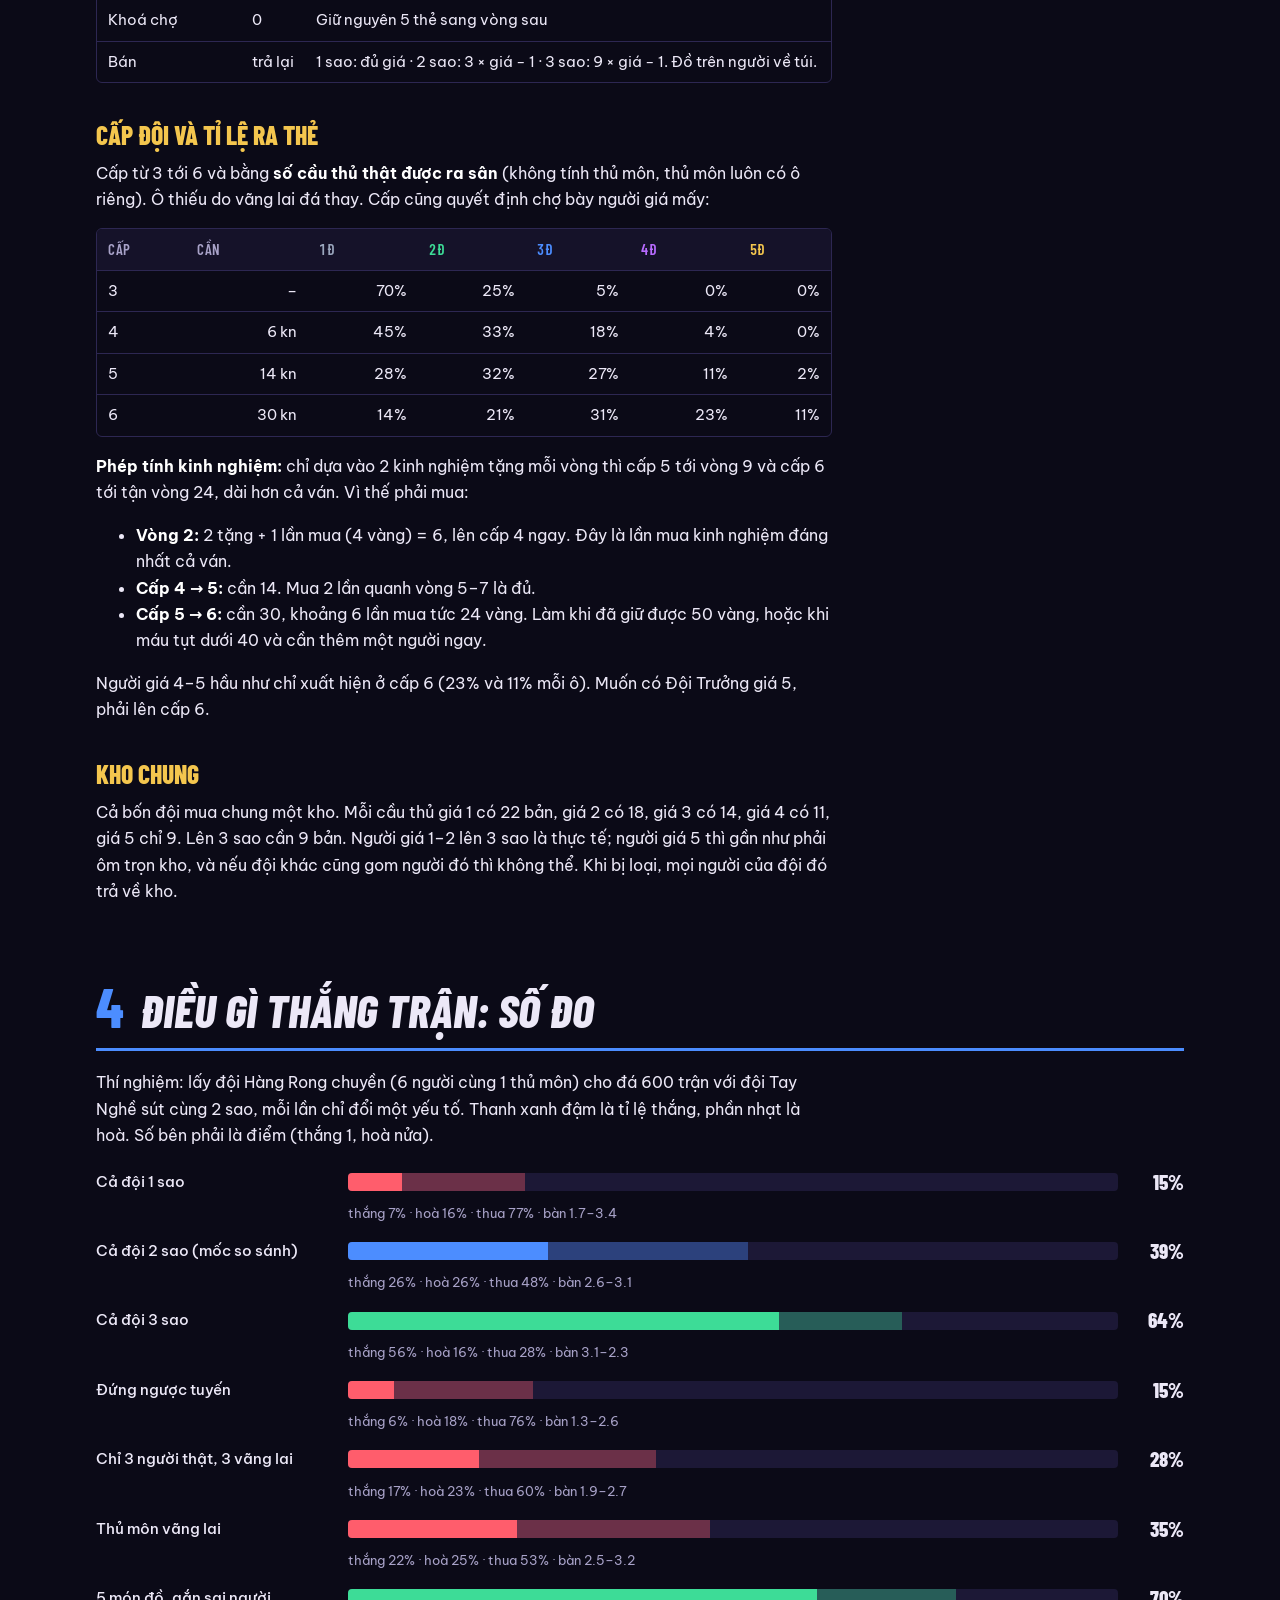
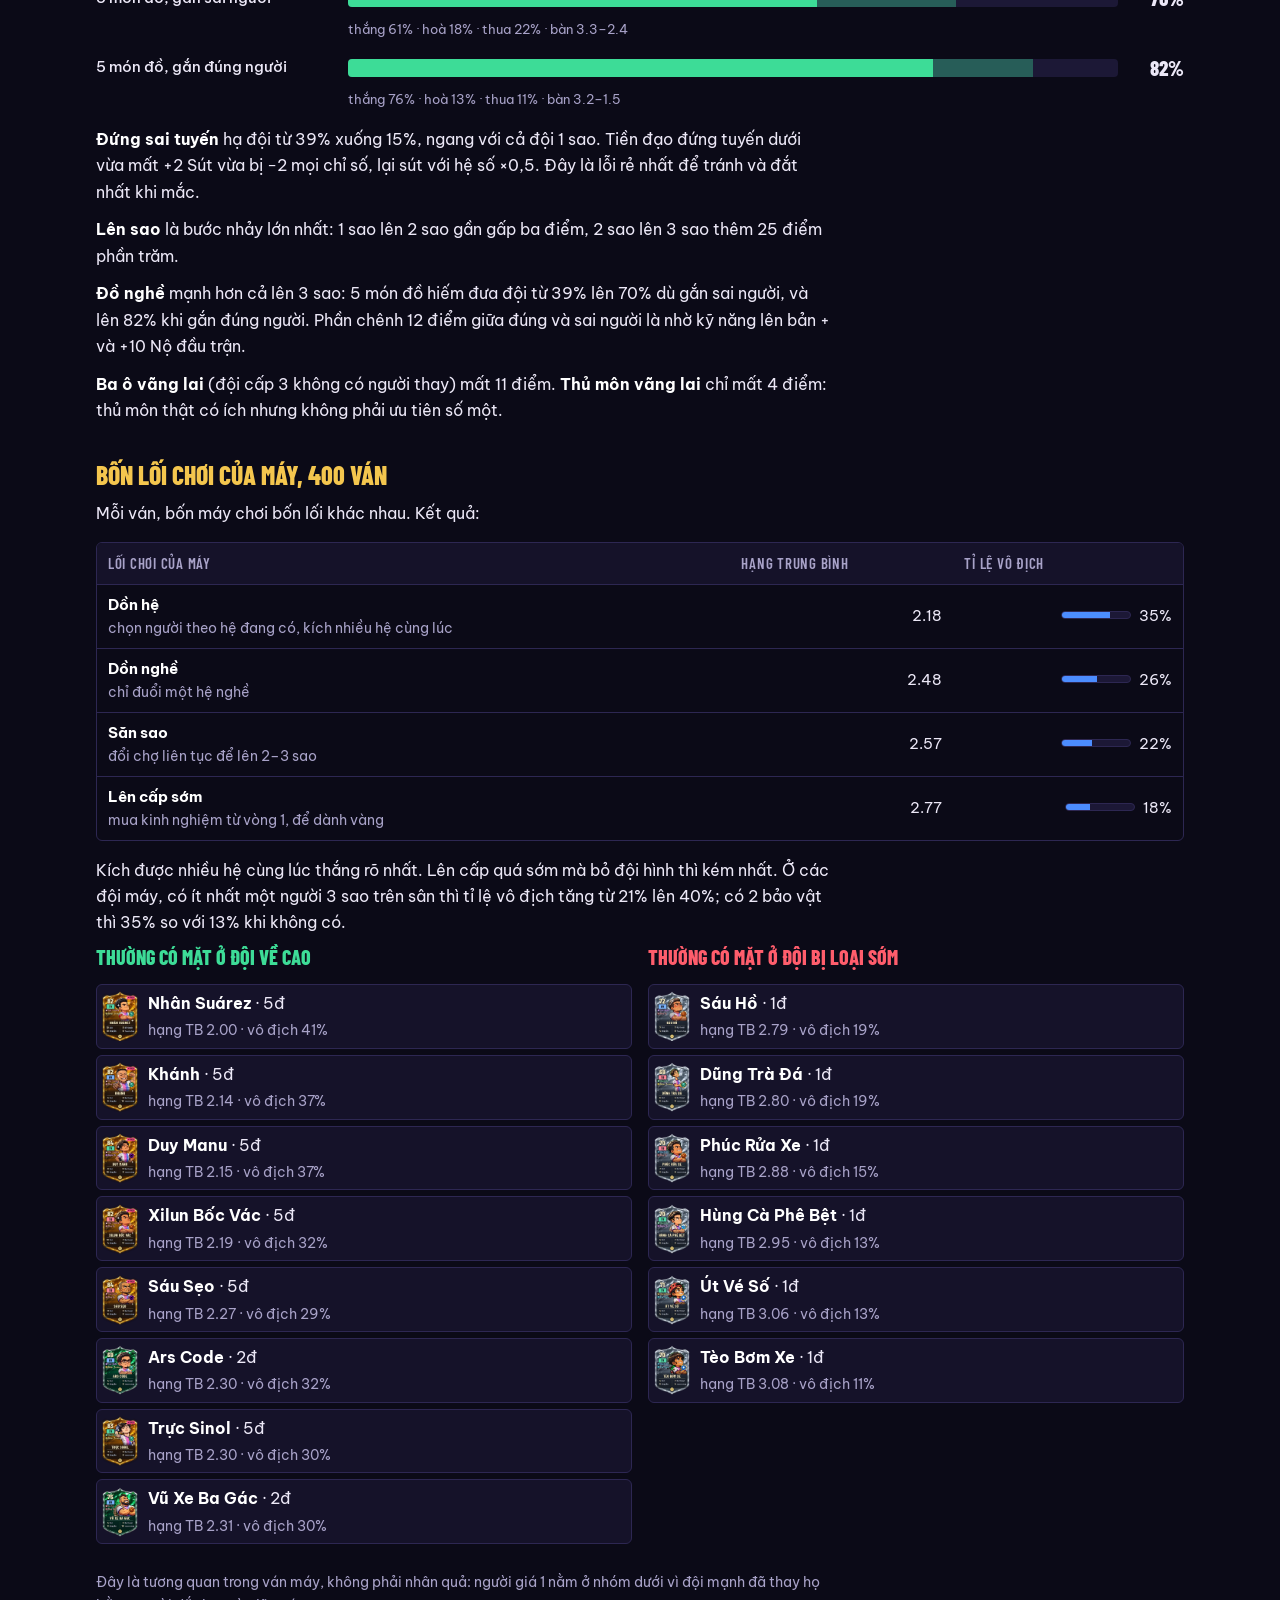
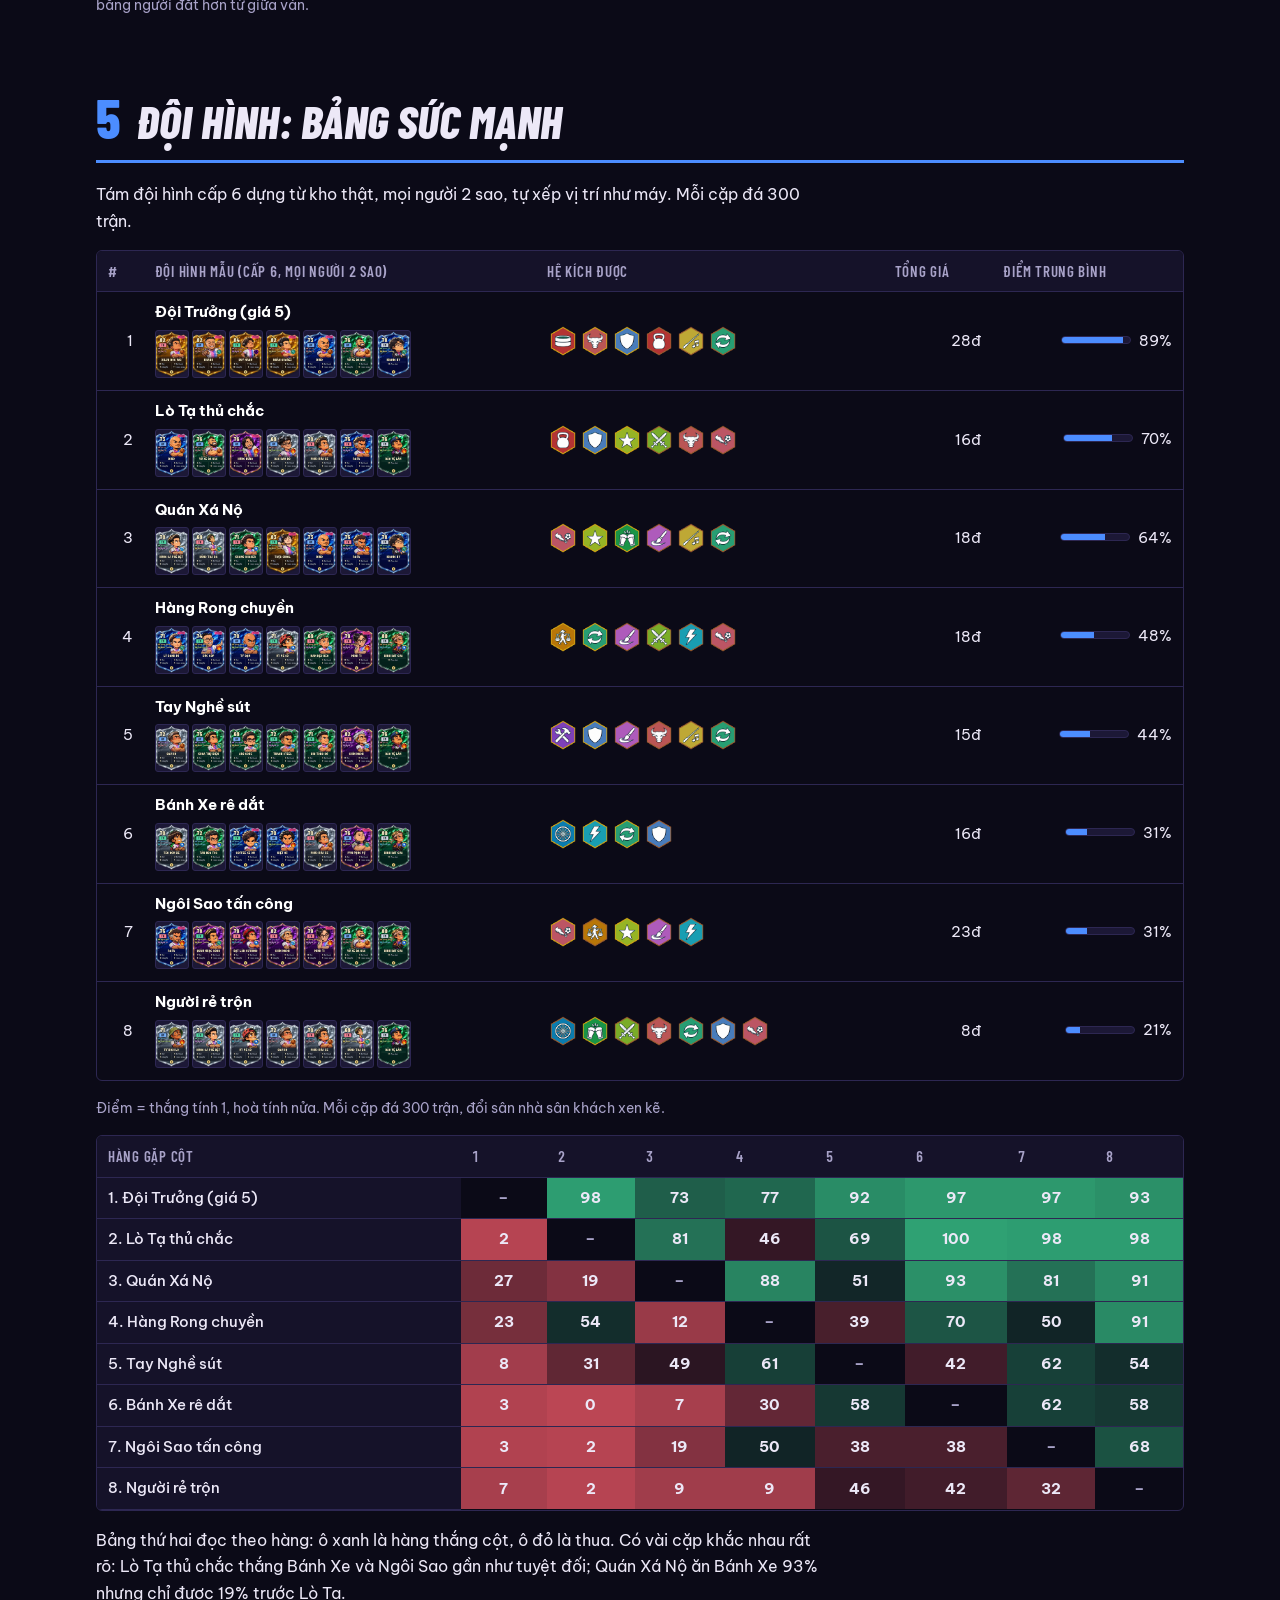
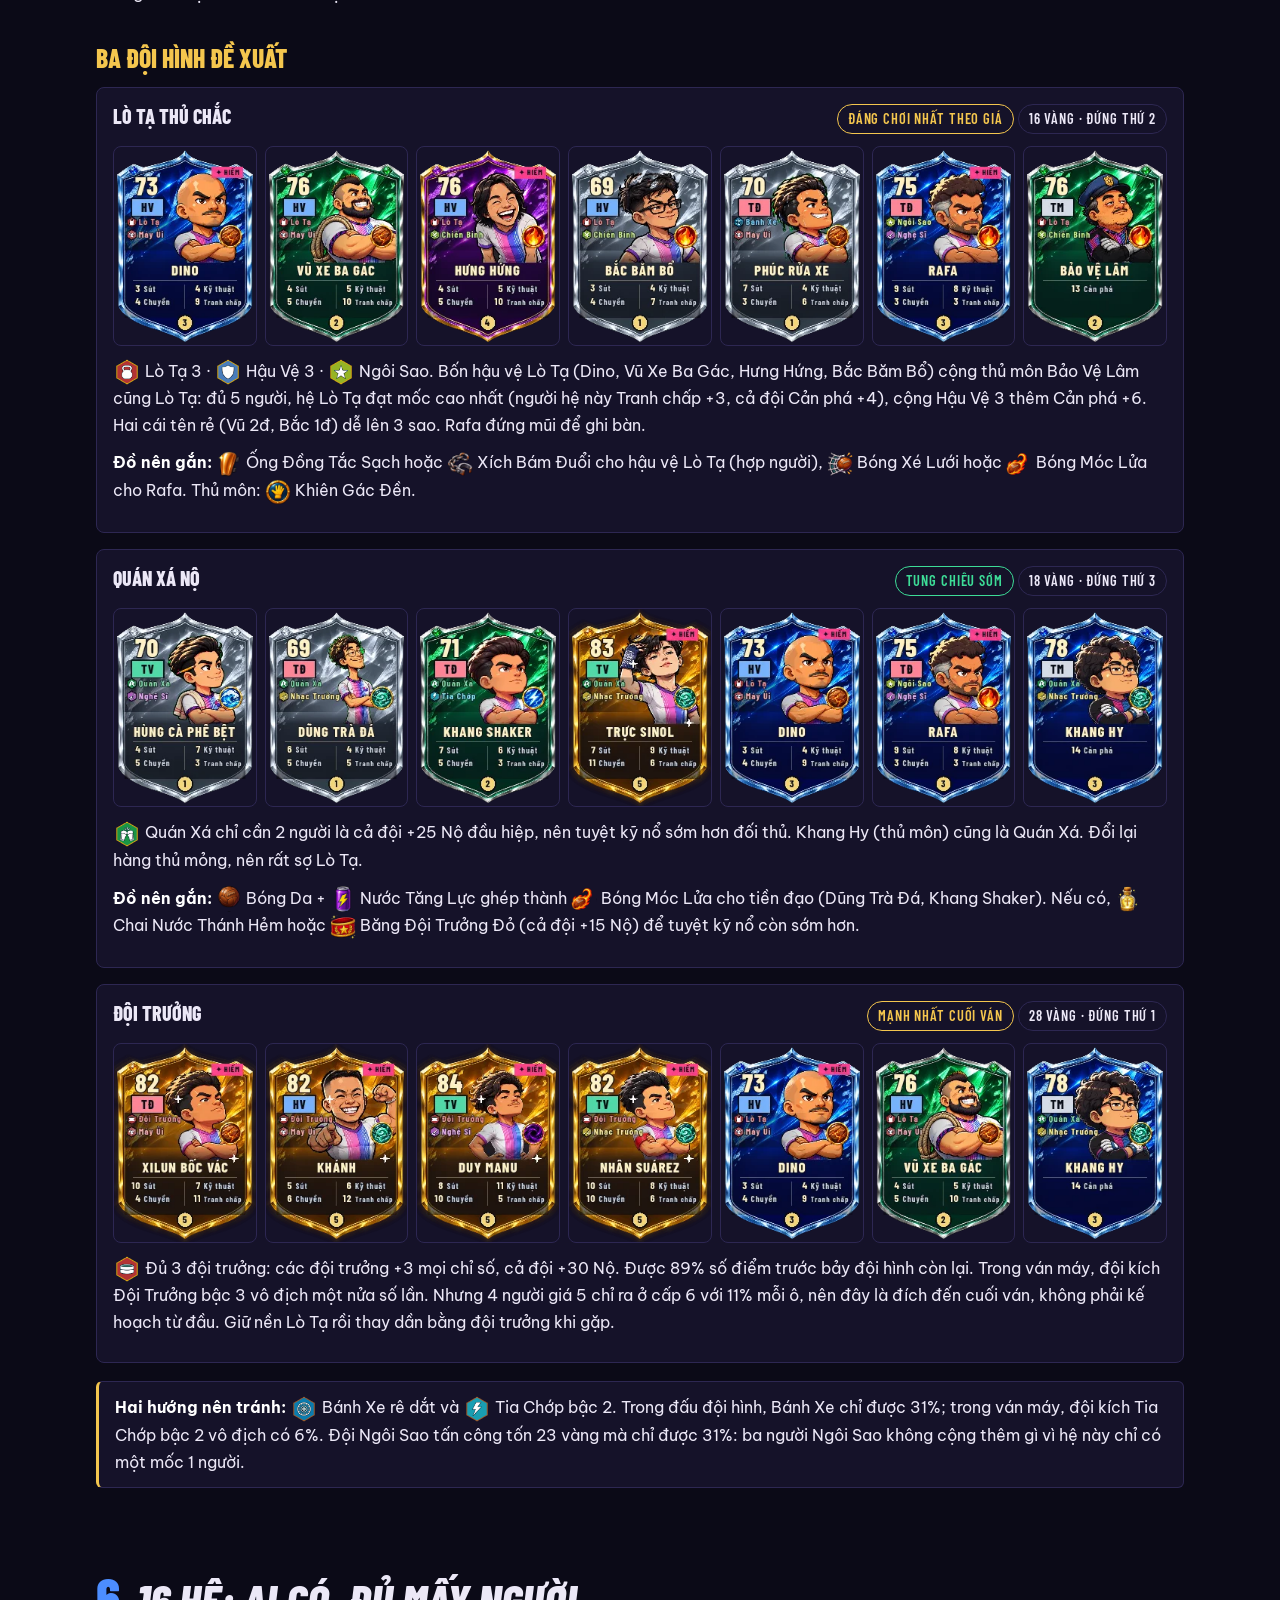
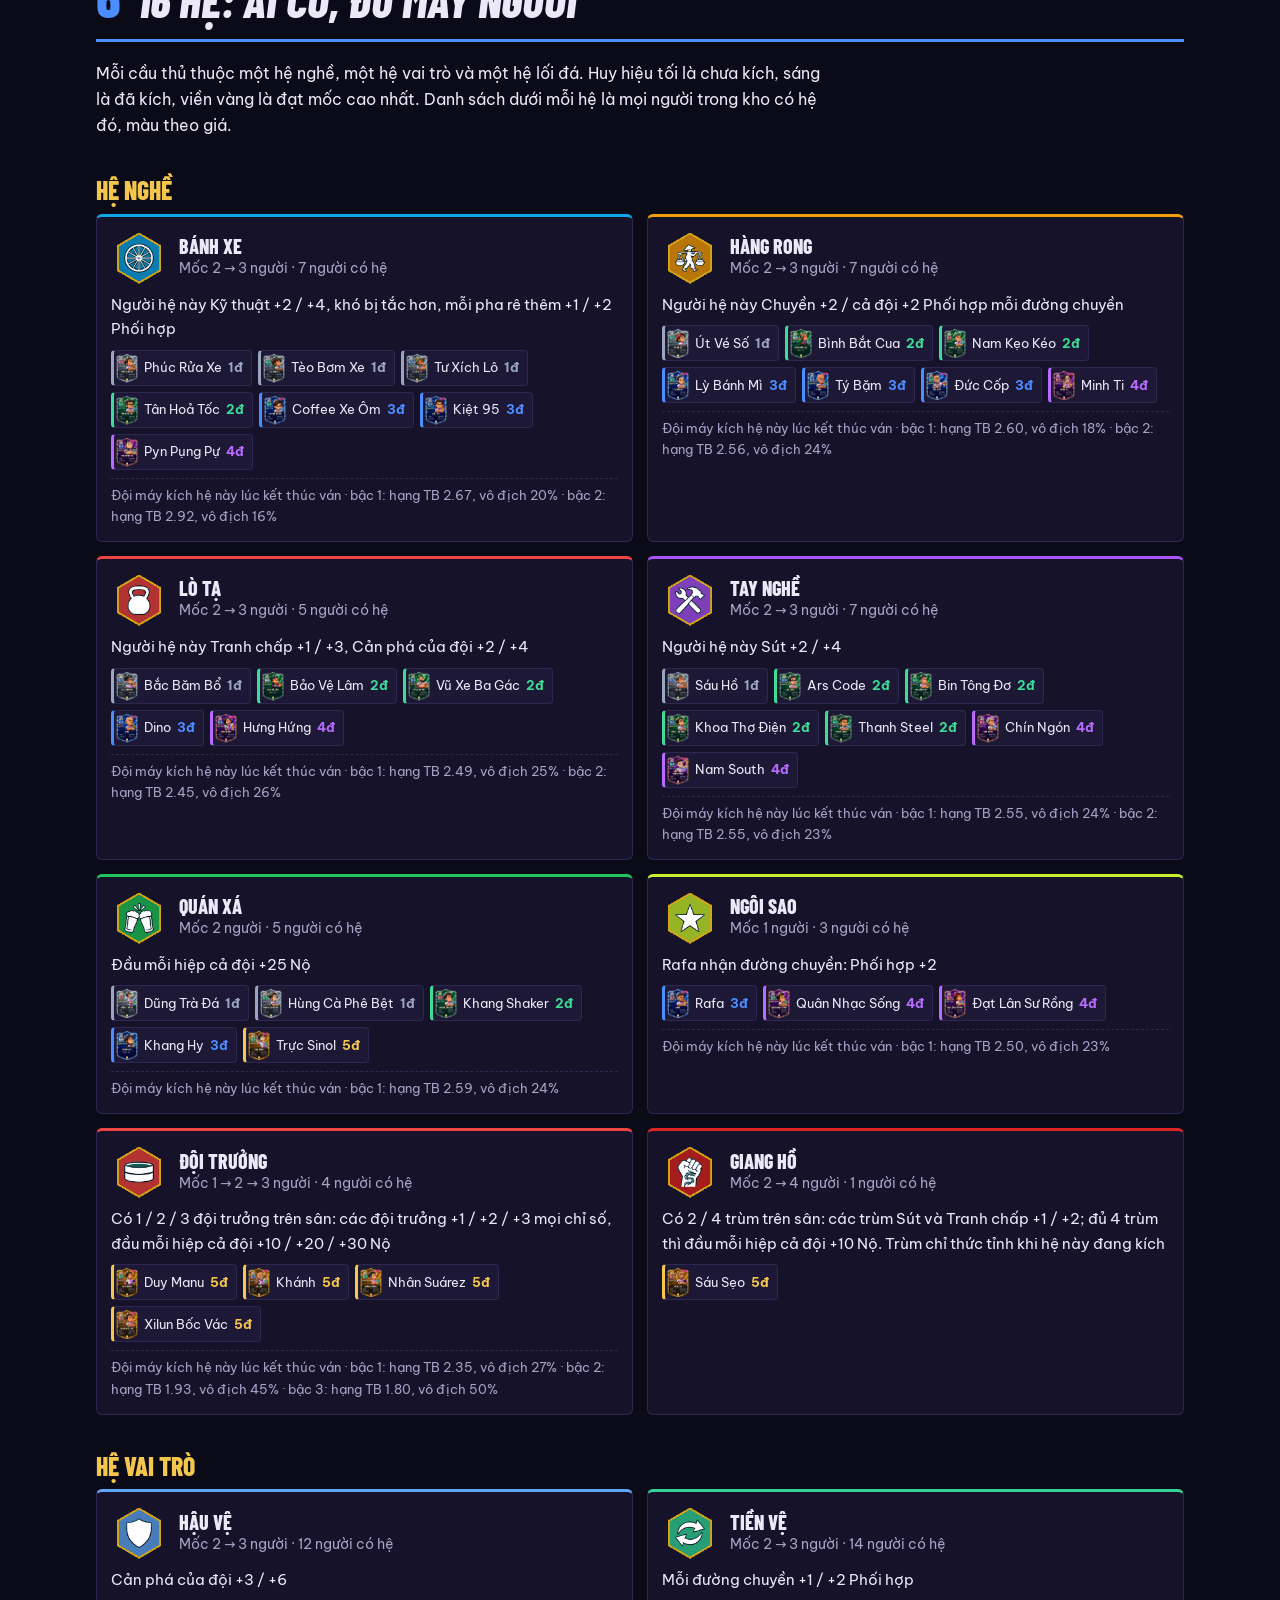
<file: tu-hung/index.html>
<!doctype html>
<html lang="vi">
<head>
<meta charset="utf-8">
<meta name="viewport" content="width=device-width, initial-scale=1, viewport-fit=cover">
<title>Tứ Hùng chuyên sâu · Bloodflame Super League</title>
<meta name="description" content="Cẩm nang chiến thuật Giải Tứ Hùng, có số đo từ hàng nghìn trận mô phỏng: kinh tế, đội hình, 16 hệ, 39 cầu thủ, đồ nghề, lộ trình một ván.">
<meta name="theme-color" content="#0b0a17">
<meta property="og:type" content="website">
<meta property="og:site_name" content="Bloodflame Super League">
<meta property="og:title" content="Tứ Hùng chuyên sâu · Bloodflame Super League">
<meta property="og:description" content="Cẩm nang chiến thuật Giải Tứ Hùng, có số đo từ hàng nghìn trận mô phỏng: kinh tế, đội hình, 16 hệ, 39 cầu thủ, đồ nghề, lộ trình một ván.">
<meta property="og:image" content="https://bfsl.bloodflame.app/tu-hung/a/plan9.jpg">
<meta property="og:url" content="https://bfsl.bloodflame.app/tu-hung/">
<meta name="twitter:card" content="summary_large_image">
<link rel="canonical" href="https://bfsl.bloodflame.app/tu-hung/">
<link rel="icon" href="../assets/img/logo-96.png">
<link rel="apple-touch-icon" href="../assets/img/app-192.png">
<link rel="preconnect" href="https://fonts.googleapis.com">
<link rel="preconnect" href="https://fonts.gstatic.com" crossorigin>
<link rel="stylesheet" href="https://fonts.googleapis.com/css2?family=Barlow+Condensed:ital,wght@0,600;0,800;1,800&family=Be+Vietnam+Pro:wght@400;500;700&display=swap">
<link rel="stylesheet" href="../assets/site.css?v=dcda59ef">
</head>
<body data-root="../" data-game="../choi/" data-nav="th">
<a class="skip" href="#noi-dung">Bỏ qua thanh điều hướng</a>
<div class="sh" role="banner">
  <div class="sh-in">
    <a class="sh-logo" href="../"><img src="../assets/img/logo-96.png" alt="" width="34" height="31"><span>BFSL</span></a>
    <button class="sh-menu" type="button" aria-expanded="false" aria-controls="sh-nav">Mục lục</button>
    <nav id="sh-nav" class="sh-nav" aria-label="Các trang">
<a href="../">Trang chủ</a>
<a href="../cot-truyen/">Cốt truyện</a>
<a href="../tu-hung/nguoi-moi/" aria-current="page">Tứ Hùng</a>
<a href="../cap-nhat/">Cập nhật</a>
<a href="../nhat-ky/">Nhật ký</a>
<a href="../gop-mat/">Góp mặt</a>
<a href="../tai-game/">Tải game</a>
    </nav>
    <a class="btn btn-play sh-play" href="../choi/">Chơi ngay</a>
  </div>
</div>
<div id="noi-dung">
<style>
/* Bố cục: một cột đọc, ảnh và bảng số tràn rộng; tông sân phủi đêm của chế độ Tứ Hùng (xanh dương là màu chế độ, vàng là màu tiền). Giao diện tối có chủ đích. */
:root {
  --ink: #0b0a17;
  --panel: #151229;
  --panel2: #1c1836;
  --line: #2d2752;
  --fg: #ece8f7;
  --soft: #a8a2c8;
  --blue: #4c8dff;
  --pink: #ff3d8b;
  --gold: #f4c64e;
  --good: #3ddc97;
  --bad: #ff5d6c;
  --display: "Barlow Condensed", "Arial Narrow", sans-serif;
  --body: "Be Vietnam Pro", "Segoe UI", system-ui, sans-serif;
  color-scheme: dark;
}
* { box-sizing: border-box; }
body { background: var(--ink); color: var(--fg); font-family: var(--body); font-size: 16px; line-height: 1.65; margin: 0; }
.wrap { max-width: 1120px; margin: 0 auto; padding-left: max(16px, env(safe-area-inset-left, 0px)); padding-right: max(16px, env(safe-area-inset-right, 0px)); }
.col { max-width: 46rem; }
h1, h2, h3, h4 { font-family: var(--display); font-weight: 800; line-height: 1.05; text-wrap: balance; margin: 0; }
h2 { font-size: clamp(2rem, 5vw, 2.9rem); text-transform: uppercase; }
h3 { font-size: 1.6rem; text-transform: uppercase; color: var(--gold); margin: 2.4rem 0 .6rem; }
h4 { font-size: 1.25rem; text-transform: uppercase; }
p { margin: .7rem 0; }
strong { color: #fff; }
.small { font-size: .85rem; color: var(--soft); }
.good { color: var(--good); } .bad { color: var(--bad); }
img.ic, img.hex { vertical-align: middle; display: inline-block; }
img.hex { margin: 0 1px; }

.hero { padding-block: 40px 28px; border-bottom: 1px solid var(--line); background: radial-gradient(1200px 380px at 70% -10%, rgba(76,141,255,.18), transparent 70%); }
.eyebrow { font-family: var(--display); font-weight: 600; letter-spacing: .14em; text-transform: uppercase; color: var(--soft); }
.hero h1 { font-size: clamp(3rem, 10vw, 6.2rem); text-transform: uppercase; font-style: italic; }
.hero h1 span { color: var(--blue); }
.lede { max-width: 42rem; color: var(--soft); font-size: 1.08rem; }
.facts { display: grid; grid-template-columns: repeat(4, minmax(0, 1fr)); gap: 10px; margin-top: 22px; }
@media (max-width: 720px) { .facts { grid-template-columns: repeat(2, minmax(0, 1fr)); } }
.fact { background: var(--panel); border: 1px solid var(--line); border-radius: 6px; padding: 12px 14px; min-width: 0; }
.fact b { display: block; font-family: var(--display); font-size: 2.2rem; line-height: 1; color: var(--blue); font-variant-numeric: tabular-nums; }
.fact span { font-size: .85rem; color: var(--soft); }
.toc { display: flex; flex-wrap: wrap; gap: 8px; margin-top: 20px; }
.toc a { font-family: var(--display); font-weight: 600; text-transform: uppercase; letter-spacing: .06em; color: var(--fg); text-decoration: none; padding: 6px 13px; border: 1px solid var(--line); border-radius: 999px; background: var(--panel); }
.toc a:hover, .toc a:focus-visible { border-color: var(--blue); outline: none; }

.sec { padding-block: 56px 8px; }
.band { display: flex; align-items: baseline; gap: 16px; flex-wrap: wrap; padding-bottom: 14px; border-bottom: 3px solid var(--blue); margin-bottom: 18px; }
.band .no { font-family: var(--display); font-weight: 800; font-size: 3.4rem; line-height: 1; color: var(--blue); }

figure { margin: 22px 0; }
img.shot { display: block; width: 100%; height: auto; border-radius: 6px; border: 1px solid var(--line); cursor: zoom-in; background: var(--panel); aspect-ratio: 16 / 9; }
figcaption { font-size: .9rem; color: var(--soft); margin-top: 8px; }
.legend { list-style: none; padding: 0; margin: 12px 0 0; display: grid; grid-template-columns: repeat(2, minmax(0, 1fr)); gap: 6px 18px; }
@media (max-width: 720px) { .legend { grid-template-columns: 1fr; } }
.legend li { display: grid; grid-template-columns: 28px minmax(0, 1fr); gap: 10px; align-items: start; font-size: .93rem; margin: 0; }
.legend b { display: inline-grid; place-items: center; width: 26px; height: 26px; border-radius: 50%; background: var(--pink); color: #fff; font-family: var(--display); font-size: 1rem; border: 2px solid #fff; }
.pair { display: grid; grid-template-columns: repeat(2, minmax(0, 1fr)); gap: 16px; }
.pair figure { margin: 0; }
@media (max-width: 760px) { .pair { grid-template-columns: 1fr; } }

.tbl { overflow-x: auto; margin: 16px 0; border: 1px solid var(--line); border-radius: 6px; }
table { border-collapse: collapse; width: 100%; font-size: .93rem; font-variant-numeric: tabular-nums; }
th, td { text-align: left; padding: 8px 11px; border-bottom: 1px solid var(--line); vertical-align: middle; }
th { font-family: var(--display); font-weight: 600; text-transform: uppercase; letter-spacing: .05em; color: var(--soft); background: var(--panel); white-space: nowrap; }
tr:last-child td { border-bottom: 0; }
td.n { text-align: right; white-space: nowrap; }
.meter { display: inline-block; width: 70px; height: 8px; background: var(--panel2); border-radius: 4px; margin-right: 8px; vertical-align: middle; overflow: hidden; }
.meter i { display: block; height: 100%; background: var(--blue); max-width: 100%; }

.note { background: var(--panel); border: 1px solid var(--line); border-left: 3px solid var(--gold); border-radius: 6px; padding: 12px 16px; margin: 18px 0; }
.formula { font-family: var(--display); font-size: 1.3rem; font-weight: 600; background: var(--panel); border-left: 3px solid var(--blue); padding: 10px 14px; margin: 14px 0; }

.chart { background: var(--panel); border: 1px solid var(--line); border-radius: 6px; padding: 14px; margin: 16px 0; min-width: 0; }
.chart svg { width: 100%; height: auto; display: block; }
.chart .ct { font-family: var(--display); font-weight: 600; font-size: 1.1rem; text-transform: uppercase; letter-spacing: .04em; margin-bottom: 6px; }
.chart .grid { stroke: var(--line); stroke-width: 1; }
.chart .boss { stroke: var(--bad); stroke-width: 1.5; stroke-dasharray: 4 4; }
.chart .ax { fill: var(--soft); font-family: var(--body); font-size: 12px; }
.keys { display: flex; flex-wrap: wrap; gap: 14px; font-size: .85rem; color: var(--soft); margin-top: 6px; }
.keys i { display: inline-block; width: 14px; height: 4px; border-radius: 2px; margin-right: 6px; vertical-align: middle; }
.keys i.dash { background: repeating-linear-gradient(90deg, var(--bad) 0 4px, transparent 4px 8px); }
.xl { font-size: .78rem; color: var(--soft); text-align: right; }
.charts2 { display: grid; grid-template-columns: repeat(2, minmax(0, 1fr)); gap: 16px; }
@media (max-width: 860px) { .charts2 { grid-template-columns: 1fr; } }

.bars { display: grid; gap: 10px; margin: 16px 0; }
.bar { display: grid; grid-template-columns: minmax(0, 15rem) minmax(0, 1fr) 3.4rem; gap: 4px 12px; align-items: center; }
.bar .bl { font-weight: 500; font-size: .93rem; }
.bar .bt { height: 18px; background: var(--panel2); border-radius: 4px; overflow: hidden; display: flex; }
.bar .bw { background: var(--good); }
.bar .bd { background: rgba(61, 220, 151, .35); }
.bar.down .bw { background: var(--bad); } .bar.down .bd { background: rgba(255, 93, 108, .35); }
.bar.base .bw { background: var(--blue); } .bar.base .bd { background: rgba(76, 141, 255, .35); }
.bar .bv { font-family: var(--display); font-weight: 800; font-size: 1.3rem; text-align: right; }
.bar .bs { grid-column: 2 / 4; font-size: .8rem; color: var(--soft); }
@media (max-width: 640px) { .bar { grid-template-columns: minmax(0, 1fr) 3.4rem; } .bar .bl { grid-column: 1 / 3; } .bar .bt { grid-column: 1 / 2; } .bar .bs { grid-column: 1 / 3; } }

table.comps .faces { display: flex; gap: 3px; margin-top: 5px; flex-wrap: wrap; }
img.face { width: 34px; height: 48px; object-fit: cover; object-position: top; border-radius: 3px; }
table.heat td.hm { text-align: center; font-weight: 700; min-width: 42px; }
table.heat td.self { color: var(--soft); }
table.heat th.rl { text-transform: none; letter-spacing: 0; font-family: var(--body); font-weight: 500; color: var(--fg); }

.traits { display: grid; grid-template-columns: repeat(2, minmax(0, 1fr)); gap: 14px; }
@media (max-width: 820px) { .traits { grid-template-columns: 1fr; } }
.trait { background: var(--panel); border: 1px solid var(--line); border-top: 3px solid var(--tc); border-radius: 6px; padding: 14px; min-width: 0; }
.trait .th { display: flex; gap: 12px; align-items: center; }
.trait .tiers { font-size: .85rem; color: var(--soft); }
.trait p { font-size: .93rem; margin: .5rem 0; }
.mems { display: flex; flex-wrap: wrap; gap: 6px; }
.mem { display: inline-flex; align-items: center; gap: 6px; font-size: .8rem; background: var(--panel2); border: 1px solid var(--line); border-left: 3px solid var(--c); border-radius: 4px; padding: 2px 8px 2px 2px; }
.mem img { width: 22px; height: 30px; object-fit: cover; object-position: top; border-radius: 2px; }
.mem b { color: var(--c); font-weight: 700; }
.tstat { font-size: .8rem; color: var(--soft); margin-top: 8px; border-top: 1px dashed var(--line); padding-top: 6px; }

.costrow { margin: 18px 0; }
.ch { display: flex; align-items: baseline; gap: 12px; border-bottom: 2px solid var(--c); padding-bottom: 6px; margin-bottom: 10px; }
.ch b { font-family: var(--display); font-size: 2rem; color: var(--c); }
.ch span { color: var(--soft); font-size: .9rem; }
.cards { display: grid; grid-template-columns: repeat(auto-fill, minmax(124px, 1fr)); gap: 10px; }
.rc { min-width: 0; text-align: center; }
img.card { width: 100%; height: auto; display: block; }
/* mặt người nằm giữa dòng chữ (lộ trình một ván); img.card thì rộng hết ô lưới, chèn vào câu là phình hết bề ngang */
img.face.inl { vertical-align: middle; margin: 2px 6px 2px 2px; }
.rn { font-size: .78rem; color: var(--soft); }

.parts { display: grid; grid-template-columns: repeat(6, minmax(0, 1fr)); gap: 10px; margin: 16px 0; }
@media (max-width: 760px) { .parts { grid-template-columns: repeat(3, minmax(0, 1fr)); } }
.part { background: var(--panel); border: 1px solid var(--line); border-radius: 6px; padding: 10px; text-align: center; display: flex; flex-direction: column; align-items: center; gap: 4px; min-width: 0; }
.part span { font-size: .8rem; color: var(--soft); }
.rgrid table { width: auto; }
.rgrid td.rx, .rgrid th { text-align: center; padding: 6px; }
.tres { display: grid; grid-template-columns: repeat(2, minmax(0, 1fr)); gap: 10px; margin: 16px 0; }
@media (max-width: 720px) { .tres { grid-template-columns: 1fr; } }
.tre { display: flex; gap: 12px; align-items: center; background: var(--panel); border: 1px solid var(--line); border-radius: 6px; padding: 10px 12px; min-width: 0; }
.tre p { margin: .2rem 0 0; font-size: .88rem; color: var(--soft); }

.two { display: grid; grid-template-columns: repeat(2, minmax(0, 1fr)); gap: 16px; }
@media (max-width: 720px) { .two { grid-template-columns: 1fr; } }
.ulist { list-style: none; padding: 0; display: grid; gap: 6px; }
.ulist li { display: flex; gap: 10px; align-items: center; background: var(--panel); border: 1px solid var(--line); border-radius: 6px; padding: 5px 10px 5px 5px; margin: 0; }
.ulist img { width: 36px; height: 50px; object-fit: cover; object-position: top; border-radius: 3px; }

.phase { display: grid; grid-template-columns: 7.5rem minmax(0, 1fr); gap: 16px; padding: 16px 0; border-bottom: 1px solid var(--line); }
@media (max-width: 640px) { .phase { grid-template-columns: 1fr; gap: 6px; } }
.phase .pr { font-family: var(--display); font-weight: 800; font-size: 1.6rem; color: var(--blue); line-height: 1.1; }
.phase .pr span { display: block; font-size: .95rem; color: var(--soft); font-weight: 600; text-transform: uppercase; letter-spacing: .06em; }
.phase ul { margin: .3rem 0 0; padding-left: 1.2rem; }

.build { background: var(--panel); border: 1px solid var(--line); border-radius: 8px; padding: 16px; margin: 16px 0; }
.build .bh { display: flex; flex-wrap: wrap; gap: 10px 16px; align-items: baseline; justify-content: space-between; }
.build .bc { display: grid; grid-template-columns: repeat(7, minmax(0, 1fr)); gap: 8px; margin: 12px 0; }
@media (max-width: 760px) { .build .bc { grid-template-columns: repeat(4, minmax(0, 1fr)); } }
.tag { background: none; color: inherit; font-family: var(--display); font-weight: 600; text-transform: uppercase; letter-spacing: .06em; font-size: .9rem; padding: 2px 10px; border-radius: 999px; border: 1px solid var(--line); }
.tag.s { color: var(--gold); border-color: var(--gold); }
.tag.a { color: var(--good); border-color: var(--good); }
.tag.c { color: var(--bad); border-color: var(--bad); }

footer { border-top: 1px solid var(--line); margin-top: 56px; padding-block: 24px 40px; color: var(--soft); font-size: .85rem; }
dialog { border: 0; padding: 0; background: transparent; max-width: 96vw; max-height: 96vh; }
dialog::backdrop { background: rgba(5, 4, 12, .92); }
dialog img { display: block; max-width: 96vw; max-height: 92vh; border-radius: 6px; }
:focus-visible { outline: 2px solid var(--blue); outline-offset: 2px; }
@media (prefers-reduced-motion: no-preference) { html { scroll-behavior: smooth; } }
</style>
<header class="hero">
  <div class="wrap">
    <div class="eyebrow">Giải Tứ Hùng · viết theo bản 0.92</div>
    <h1>Tứ Hùng <span>chuyên sâu</span></h1>
    <p class="lede">Cẩm nang chiến thuật cho chế độ bốn đội. Mọi luật trong bài đọc thẳng từ mã nguồn của game. Mọi nhận định về sức mạnh đều có số đo từ mô phỏng thật: máy tự chơi hàng trăm ván, và các đội hình đá với nhau hàng nghìn trận. Mới chơi lần đầu? Đọc <a href="../tu-hung/nguoi-moi/">Tứ Hùng cho người mới</a> trước.</p>
    <div class="facts">
      <div class="fact"><b>400</b><span>ván bốn máy tự chơi để xem lối nào về nhất</span></div>
      <div class="fact"><b>8 400</b><span>trận giữa 8 đội hình mẫu, 300 trận mỗi cặp</span></div>
      <div class="fact"><b>600</b><span>trận cho mỗi thí nghiệm đổi một yếu tố</span></div>
      <div class="fact"><b>39</b><span>cầu thủ trong kho chung, 16 hệ, 23 món đồ</span></div>
    </div>
    <nav class="toc" aria-label="Mục lục">
      <a href="#man-hinh">Đọc màn hình</a><a href="#van-dau">Nhịp một ván</a><a href="#kinh-te">Kinh tế</a><a href="#so-do">Điều gì thắng trận</a>
      <a href="#doi-hinh">Đội hình</a><a href="#he">16 hệ</a><a href="#cau-thu">39 cầu thủ</a><a href="#do-nghe">Đồ nghề</a><a href="#lo-trinh">Lộ trình</a><a href="#rank">Leo rank</a>
    </nav>
  </div>
</header>

<main>
<section class="sec" id="man-hinh">
  <div class="wrap">
    <div class="band"><span class="no">1</span><h2>Đọc màn hình xếp đội</h2></div>
    <div class="col"><p>Mỗi vòng bạn có 45 giây ở màn này (vòng đầu 60 giây). Mọi quyết định của ván nằm trên một màn hình duy nhất:</p></div>
    <figure><img class="shot" src="a/plan9.jpg" alt="Màn xếp đội Tứ Hùng có đánh số" loading="lazy"><figcaption>Màn xếp đội vòng 9, đội cấp 5. Chạm ảnh để phóng to.</figcaption><ol class="legend"><li><b>1</b><span>Đồng hồ xếp đội. Hết giờ là tự vào trận với đội đang có.</span></li><li><b>2</b><span>Ô nhắc: số người thật trên sân so với cấp, có thủ môn chưa. Thiếu người là vãng lai đá thay. Khi đang cầm người hay món, ô này chỉ cách làm.</span></li><li><b>3</b><span>Thẻ VÒNG NÀY GẶP: đội gặp vòng này, Tinh thần, cấp, số đồ và sơ đồ đội hình (chấm màu theo giá). Chạm để xem cả đội.</span></li><li><b>4</b><span>Bảng đấu: bốn đội với Tinh thần, cấp và số đồng. Hàng của bạn có nhãn BẠN, đội gặp vòng này có nhãn ĐỐI THỦ. Chạm một hàng để xem đội đó.</span></li><li><b>5</b><span>Nửa sân nhà, phóng to hết chiều ngang: ba tuyến hậu vệ, tiền vệ, tiền đạo. Đứng đúng tuyến mới được cộng.</span></li><li><b>6</b><span>Cột hệ: số người đang có và các mốc. Hệ đang kích sáng lên, hệ thiếu người mờ đi.</span></li><li><b>7</b><span>Song Hoả: chỉ kích khi có 2 người ✦ cùng trên sân.</span></li><li><b>8</b><span>Hàng dự bị. Người ở đây không đá và không tính hệ. Đủ 3 bản cùng sao là tự lên sao.</span></li><li><b>9</b><span>Túi đồ nghề của đội.</span></li><li><b>10</b><span>Vàng đang có và lãi sẽ nhận vòng sau.</span></li><li><b>11</b><span>Mua kinh nghiệm (4 vàng) và đổi chợ (2 vàng).</span></li><li><b>12</b><span>Chợ 5 thẻ. Khung theo giá.</span></li><li><b>13</b><span>Tỉ lệ ra thẻ 1–5 vàng ở cấp hiện tại.</span></li><li><b>14</b><span>Khoá chợ: giữ 5 thẻ sang vòng sau.</span></li><li><b>15</b><span>Sẵn sàng. Cả bốn đội sẵn sàng là vào trận ngay.</span></li></ol></figure>
    <div class="note"><strong>Ảnh trên có một lỗi đáng học.</strong> Ô số 2 báo "Trên sân 4/5": đội cấp 5 nhưng mới có 4 người thật, ô còn lại do vãng lai yếu đá thay. Trong khi đó Út Vé Số ★★ và Tư Xích Lô ★★ đang ngồi ở dự bị (ô số 8). Chạm hoặc kéo họ lên sân trước khi bấm Sẵn sàng.</div>

    <h3>Chạm vào một cầu thủ</h3>
    <div class="col"><p>Cột phải đổi thành bảng chi tiết của người đó. Đây là chỗ duy nhất cho biết người đó đang thực sự mạnh bao nhiêu sau mọi khoản cộng trừ.</p></div>
    <figure><img class="shot" src="a/gear9.jpg" alt="Bảng chi tiết cầu thủ có đánh số" loading="lazy"><figcaption>Bảng chi tiết khi chạm một cầu thủ đang mang đồ.</figcaption><ol class="legend"><li><b>1</b><span>Người đang chọn, viền sáng trên sân. Đồ đang mang hiện thành biểu tượng nhỏ trên đầu.</span></li><li><b>2</b><span>Một bản 1 sao của cùng người đang chờ ở dự bị.</span></li><li><b>3</b><span>Thẻ và chỉ số sau mọi khoản cộng.</span></li><li><b>4</b><span>Các dòng cộng: đứng đúng tuyến (tiền vệ +2 Chuyền), ★★ +2 mọi chỉ số.</span></li><li><b>5</b><span>Kỹ năng và ba hàng đồ nghề: mỗi hàng có tên món và chỉ số món cộng cho người này. ★ là trúng đồ: Băng Xẻ Khe hợp người nên kỹ năng Xẻ Khe lên cấp 2. Chạm một hàng để xem món đó.</span></li><li><b>6</b><span>Bán: hiện số vàng nhận lại.</span></li></ol></figure>

    <h3>Chạm vào một món đồ trên người</h3>
    <div class="col"><p>Chạm biểu tượng món trên đầu cầu thủ (trên sân hay ở hàng dự bị), hoặc chạm một hàng đồ trong bảng chi tiết. Cột phải đổi thành thẻ của món đó. Chạm tiếp một người khác là chuyển món sang người đó, không cần kéo.</p></div>
    <figure><img class="shot" src="a/eq9.jpg" alt="Thẻ món đồ đang chọn có đánh số" loading="lazy"><figcaption>Chạm món Băng Xẻ Khe trên đầu Hùng Cà Phê Bệt.</figcaption><ol class="legend"><li><b>1</b><span>Món đang chọn, viền trắng nhấp nháy.</span></li><li><b>2</b><span>Tên và loại món.</span></li><li><b>3</b><span>Đang ở trên ai, và món cộng gì cho chính người đó. ★ HỢP NGƯỜI là trúng đồ: vào trận có sẵn 10 Nộ.</span></li><li><b>4</b><span>Chiêu của món và món này hợp với ai.</span></li><li><b>5</b><span>GỠ VỀ TÚI: đưa món về túi đồ nghề. BỎ CHỌN ở ngay dưới.</span></li><li><b>6</b><span>Người nhận được sáng viền; người hợp món có nhãn HỢP ★. Chạm người đó là chuyển món sang.</span></li><li><b>7</b><span>Ô nhắc đổi thành lời chỉ cách làm.</span></li></ol></figure>

    <h3>Chạm vào một hệ</h3>
    <figure><img class="shot" src="a/trait9.jpg" alt="Bảng chi tiết hệ có đánh số" loading="lazy"><figcaption>Chạm một huy hiệu ở cột hệ.</figcaption><ol class="legend"><li><b>1</b><span>Huy hiệu, loại hệ, đang có mấy người và các mốc.</span></li><li><b>2</b><span>Hiệu ứng từng mốc.</span></li><li><b>3</b><span>Còn thiếu mấy người cho mốc kế, và mọi người trong kho có hệ này kèm giá: biết ngay cần mua ai.</span></li><li><b>4</b><span>Cột hệ của đội.</span></li></ol></figure>

    <h3>Túi đồ nghề</h3>
    <figure><img class="shot" src="a/bag9.jpg" alt="Túi đồ nghề có đánh số" loading="lazy"><figcaption>Mở túi và chạm một món cơ bản.</figcaption><ol class="legend"><li><b>1</b><span>Mảnh đang chọn (Găng Tay).</span></li><li><b>2</b><span>Túi của đội: mọi món chưa gắn.</span></li><li><b>3</b><span>Mảnh này cộng gì. Găng Tay cộng khác nhau cho thủ môn và cầu thủ.</span></li><li><b>4</b><span>Ghép thêm mảnh nào thì thành món gì, kể cả Ấn hệ.</span></li><li><b>5</b><span>Thả mảnh thứ hai lên người đang cầm một mảnh là tự ghép.</span></li></ol></figure>
  </div>
</section>

<section class="sec" id="van-dau">
  <div class="wrap">
    <div class="band"><span class="no">2</span><h2>Nhịp một ván</h2></div>
    <div class="col">
      <p>Bốn đội, mỗi đội <strong>100 Tinh thần</strong>. Thua trận là mất Tinh thần, về 0 là bị loại. Đội cuối cùng còn trụ lại vô địch. Trong 400 ván mô phỏng, ván dài trung bình khoảng 17 vòng: đội hạng 4 bị loại quanh vòng 13, hạng 3 quanh vòng 15–16.</p>
      <div class="tbl"><table>
        <tr><th>Vòng</th><th>Chuyện gì xảy ra</th></tr>
        <tr><td>1–2</td><td>Đá với đội máy. Thắng được 2 món đồ, thua vẫn được 1. Mỗi trận còn tặng một bản của người giá 1–2 mà bạn sắp ghép sao. Thua chỉ mất 1 + cách biệt.</td></tr>
        <tr><td>3–4, 6–7, 9–10, 12–13, 15+</td><td>Bốn đội đấu chéo, mỗi vòng đổi cặp. Còn ba đội thì đội lẻ đá với bóng ma của một đội khác.</td></tr>
        <tr><td>5 và 11</td><td>Chợ Đêm đầu vòng: chọn miễn phí một cầu thủ kèm quà. Đội ít Tinh thần nhất chọn trước.</td></tr>
        <tr><td>8 và 14</td><td>Cả bốn đội cùng đá với một trùm. Hạ trùm: +1 +3 vàng, một người giá 3, một món đồ hiếm; vòng 14 thêm bảo vật. Thua chỉ mất 2 + cách biệt.</td></tr>
      </table></div>
      <h3>Mất bao nhiêu Tinh thần</h3>
      <div class="formula">Thua = 4 + 3 × cách biệt + số vòng &nbsp;·&nbsp; Hoà = 2 + vòng ÷ 3 (lấy phần nguyên)</div>
    </div>
    <div class="tbl col"><table>
      <tr><th>Vòng</th><th>Thua 1 bàn</th><th>Thua 2 bàn</th><th>Thua 3 bàn</th><th>Hoà</th></tr>
      <tr><td>3</td><td class="n bad">−10</td><td class="n bad">−13</td><td class="n bad">−16</td><td class="n">−3</td></tr>
      <tr><td>6</td><td class="n bad">−13</td><td class="n bad">−16</td><td class="n bad">−19</td><td class="n">−4</td></tr>
      <tr><td>9</td><td class="n bad">−16</td><td class="n bad">−19</td><td class="n bad">−22</td><td class="n">−5</td></tr>
      <tr><td>12</td><td class="n bad">−19</td><td class="n bad">−22</td><td class="n bad">−25</td><td class="n">−6</td></tr>
      <tr><td>15</td><td class="n bad">−22</td><td class="n bad">−25</td><td class="n bad">−28</td><td class="n">−7</td></tr>
    </table></div>
    <div class="col"><p>Cùng một trận thua 1 bàn, ở vòng 15 đau gấp đôi vòng 3. Đội có 100 Tinh thần chịu được khoảng 8 trận thua sát nút đầu ván, nhưng chỉ 4 trận ở cuối ván.</p></div>
    <div class="charts2">
      <div class="chart"><div class="ct">Tinh thần trung bình mỗi vòng, theo hạng cuối cùng</div><svg viewBox="0 0 640 300" role="img" aria-label="Tinh thần trung bình mỗi vòng, theo hạng cuối cùng"><line x1="44" x2="624" y1="266.0" y2="266.0" class="grid"/><text x="36" y="270.0" class="ax" text-anchor="end">0</text><line x1="44" x2="624" y1="203.5" y2="203.5" class="grid"/><text x="36" y="207.5" class="ax" text-anchor="end">25</text><line x1="44" x2="624" y1="141.0" y2="141.0" class="grid"/><text x="36" y="145.0" class="ax" text-anchor="end">50</text><line x1="44" x2="624" y1="78.5" y2="78.5" class="grid"/><text x="36" y="82.5" class="ax" text-anchor="end">75</text><line x1="44" x2="624" y1="16.0" y2="16.0" class="grid"/><text x="36" y="20.0" class="ax" text-anchor="end">100</text><text x="44.0" y="288" class="ax" text-anchor="middle">1</text><text x="152.8" y="288" class="ax" text-anchor="middle">4</text><text x="297.8" y="288" class="ax" text-anchor="middle">8</text><text x="406.5" y="288" class="ax" text-anchor="middle">11</text><text x="515.2" y="288" class="ax" text-anchor="middle">14</text><text x="624.0" y="288" class="ax" text-anchor="middle">17</text><line x1="297.8" x2="297.8" y1="16" y2="266" class="boss"/><line x1="515.2" x2="515.2" y1="16" y2="266" class="boss"/><polyline points="44.0,16.0 80.2,20.0 116.5,22.3 152.8,37.8 189.0,57.6 225.2,76.7 261.5,97.6 297.8,121.9 334.0,125.7 370.2,154.5 406.5,181.2 442.8,202.1 479.0,218.4 515.2,230.0 551.5,229.8 587.8,238.3" fill="none" stroke="#ff5d6c" stroke-width="3" stroke-linejoin="round"/><circle cx="587.8" cy="238.3" r="4" fill="#ff5d6c"/><polyline points="44.0,16.0 80.2,19.2 116.5,21.5 152.8,34.1 189.0,46.0 225.2,59.3 261.5,74.5 297.8,90.8 334.0,94.0 370.2,113.6 406.5,136.0 442.8,158.1 479.0,181.0 515.2,202.4 551.5,203.5 587.8,220.2 624.0,232.8" fill="none" stroke="#ff9a3d" stroke-width="3" stroke-linejoin="round"/><circle cx="624.0" cy="232.8" r="4" fill="#ff9a3d"/><polyline points="44.0,16.0 80.2,19.2 116.5,21.1 152.8,31.6 189.0,41.6 225.2,53.3 261.5,66.6 297.8,79.8 334.0,82.7 370.2,98.1 406.5,112.7 442.8,132.8 479.0,153.1 515.2,172.9 551.5,174.4 587.8,195.3 624.0,210.5" fill="none" stroke="#4c8dff" stroke-width="3" stroke-linejoin="round"/><circle cx="624.0" cy="210.5" r="4" fill="#4c8dff"/><polyline points="44.0,16.0 80.2,19.0 116.5,20.7 152.8,30.6 189.0,41.2 225.2,52.0 261.5,64.5 297.8,76.5 334.0,78.9 370.2,92.9 406.5,107.1 442.8,120.9 479.0,132.9 515.2,148.2 551.5,149.9 587.8,163.9 624.0,185.9" fill="none" stroke="#f4c64e" stroke-width="3" stroke-linejoin="round"/><circle cx="624.0" cy="185.9" r="4" fill="#f4c64e"/></svg><div class="keys"><span><i style="background:#f4c64e"></i>Về hạng 1</span><span><i style="background:#4c8dff"></i>Về hạng 2</span><span><i style="background:#ff9a3d"></i>Về hạng 3</span><span><i style="background:#ff5d6c"></i>Về hạng 4</span><span><i class="dash"></i>Vòng trùm</span></div><div class="xl">vòng · Tinh thần</div></div>
      <div class="chart"><div class="ct">Vàng còn giữ sau khi mua sắm, theo hạng cuối cùng</div><svg viewBox="0 0 640 300" role="img" aria-label="Vàng còn giữ sau khi mua sắm, theo hạng cuối cùng"><line x1="44" x2="624" y1="266.0" y2="266.0" class="grid"/><text x="36" y="270.0" class="ax" text-anchor="end">0</text><line x1="44" x2="624" y1="203.5" y2="203.5" class="grid"/><text x="36" y="207.5" class="ax" text-anchor="end">10</text><line x1="44" x2="624" y1="141.0" y2="141.0" class="grid"/><text x="36" y="145.0" class="ax" text-anchor="end">20</text><line x1="44" x2="624" y1="78.5" y2="78.5" class="grid"/><text x="36" y="82.5" class="ax" text-anchor="end">30</text><line x1="44" x2="624" y1="16.0" y2="16.0" class="grid"/><text x="36" y="20.0" class="ax" text-anchor="end">40</text><text x="44.0" y="288" class="ax" text-anchor="middle">1</text><text x="152.8" y="288" class="ax" text-anchor="middle">4</text><text x="297.8" y="288" class="ax" text-anchor="middle">8</text><text x="406.5" y="288" class="ax" text-anchor="middle">11</text><text x="515.2" y="288" class="ax" text-anchor="middle">14</text><text x="624.0" y="288" class="ax" text-anchor="middle">17</text><line x1="297.8" x2="297.8" y1="16" y2="266" class="boss"/><line x1="515.2" x2="515.2" y1="16" y2="266" class="boss"/><polyline points="44.0,264.8 80.2,265.7 116.5,261.9 152.8,229.7 189.0,196.7 225.2,174.2 261.5,157.8 297.8,153.0 334.0,142.9 370.2,172.8 406.5,196.8 442.8,213.1 479.0,220.7 515.2,225.0 551.5,211.4 587.8,222.6" fill="none" stroke="#ff5d6c" stroke-width="3" stroke-linejoin="round"/><circle cx="587.8" cy="222.6" r="4" fill="#ff5d6c"/><polyline points="44.0,264.8 80.2,265.5 116.5,261.4 152.8,228.8 189.0,196.2 225.2,175.5 261.5,153.8 297.8,136.9 334.0,116.5 370.2,114.9 406.5,112.6 442.8,140.6 479.0,163.6 515.2,176.1 551.5,159.1 587.8,157.9 624.0,126.9" fill="none" stroke="#ff9a3d" stroke-width="3" stroke-linejoin="round"/><circle cx="624.0" cy="126.9" r="4" fill="#ff9a3d"/><polyline points="44.0,264.9 80.2,265.5 116.5,260.4 152.8,227.3 189.0,195.4 225.2,173.0 261.5,151.3 297.8,132.3 334.0,109.0 370.2,93.6 406.5,68.6 442.8,79.8 479.0,97.0 515.2,112.3 551.5,87.4 587.8,98.2 624.0,93.0" fill="none" stroke="#4c8dff" stroke-width="3" stroke-linejoin="round"/><circle cx="624.0" cy="93.0" r="4" fill="#4c8dff"/><polyline points="44.0,265.2 80.2,265.6 116.5,260.1 152.8,226.4 189.0,194.7 225.2,173.2 261.5,149.9 297.8,129.5 334.0,101.8 370.2,81.9 406.5,57.0 442.8,52.8 479.0,46.2 515.2,50.4 551.5,18.5 587.8,25.8 624.0,54.2" fill="none" stroke="#f4c64e" stroke-width="3" stroke-linejoin="round"/><circle cx="624.0" cy="54.2" r="4" fill="#f4c64e"/></svg><div class="keys"><span><i style="background:#f4c64e"></i>Về hạng 1</span><span><i style="background:#4c8dff"></i>Về hạng 2</span><span><i style="background:#ff9a3d"></i>Về hạng 3</span><span><i style="background:#ff5d6c"></i>Về hạng 4</span><span><i class="dash"></i>Vòng trùm</span></div><div class="xl">vòng · vàng</div></div>
    </div>
    <div class="col">
      <p><strong>Đọc hai biểu đồ:</strong> tới vòng 5 bốn đội gần như bằng nhau. Khoảng cách mở ra từ <strong>vòng 6 tới vòng 8</strong>, trước trùm đầu tiên. Đội sau này vô địch vẫn giữ 22–35 vàng sau khi mua sắm từ vòng 8 trở đi (đang ăn lãi gần tối đa), còn đội về chót tiêu cạn xuống dưới 10 vàng ở vòng 11 để cứu máu. Tiền và máu kéo nhau: mất máu thì phải tiêu tiền, hết tiền thì không có lãi để mạnh lên.</p>
    </div>
  </div>
</section>

<section class="sec" id="kinh-te">
  <div class="wrap">
    <div class="band"><span class="no">3</span><h2>Kinh tế</h2></div>
    <div class="col">
      <h3>Thu nhập mỗi vòng</h3>
      <div class="tbl"><table>
        <tr><th>Khoản</th><th>Bao nhiêu</th></tr>
        <tr><td>Lương cơ bản</td><td>Vòng 1: 6 · vòng 2: 4 · từ vòng 3: 5 <img class="ic" src="i/coin.webp" width="22" height="22" alt="vàng" title="vàng" loading="lazy"></td></tr>
        <tr><td>Lãi (từ vòng 2)</td><td>Cứ 10 vàng đang giữ thì +1, tối đa +5 khi giữ từ 50</td></tr>
        <tr><td>Chuỗi thắng hoặc thua</td><td>2–3 trận: +1 · 4 trận: +2 · từ 5 trận: +3 (hoà là đứt chuỗi)</td></tr>
        <tr><td>Thắng trận</td><td>+1 (cả trận với đội máy)</td></tr>
        <tr><td>Hạ trùm</td><td>thêm +3</td></tr>
      </table></div>
      <p>Đội giữ 50 vàng và đang có chuỗi 5 trận nhận <strong>5 + 5 + 3 = 13 vàng</strong> mỗi vòng, gấp đôi đội tiêu hết. Lãi được tính trên số vàng <em>đang giữ</em> lúc sang vòng, nên mua xong vẫn nên còn tròn 10, 20, 30…</p>
      <h3>Tiêu tiền vào đâu</h3>
      <div class="tbl"><table>
        <tr><th>Việc</th><th>Giá</th><th>Ghi chú</th></tr>
        <tr><td>Mua cầu thủ</td><td>1–5</td><td>Bằng giá ghi ở mũi thẻ</td></tr>
        <tr><td>Đổi chợ</td><td>2</td><td>Bày lại 5 thẻ mới</td></tr>
        <tr><td>Mua kinh nghiệm</td><td>4</td><td>+4 kinh nghiệm; từ vòng 2 mỗi vòng tặng thêm 2</td></tr>
        <tr><td>Khoá chợ</td><td>0</td><td>Giữ nguyên 5 thẻ sang vòng sau</td></tr>
        <tr><td>Bán</td><td>trả lại</td><td>1 sao: đủ giá · 2 sao: 3 × giá − 1 · 3 sao: 9 × giá − 1. Đồ trên người về túi.</td></tr>
      </table></div>
      <h3>Cấp đội và tỉ lệ ra thẻ</h3>
      <p>Cấp từ 3 tới 6 và bằng <strong>số cầu thủ thật được ra sân</strong> (không tính thủ môn, thủ môn luôn có ô riêng). Ô thiếu do vãng lai đá thay. Cấp cũng quyết định chợ bày người giá mấy:</p>
    </div>
    <div class="tbl col"><table>
      <tr><th>Cấp</th><th>Cần</th><th style="color:#9aa6bd">1đ</th><th style="color:#3ddc97">2đ</th><th style="color:#4c8dff">3đ</th><th style="color:#b86bff">4đ</th><th style="color:#f4c64e">5đ</th></tr>
      <tr><td>3</td><td class="n">–</td><td class="n">70%</td><td class="n">25%</td><td class="n">5%</td><td class="n">0%</td><td class="n">0%</td></tr>
      <tr><td>4</td><td class="n">6 kn</td><td class="n">45%</td><td class="n">33%</td><td class="n">18%</td><td class="n">4%</td><td class="n">0%</td></tr>
      <tr><td>5</td><td class="n">14 kn</td><td class="n">28%</td><td class="n">32%</td><td class="n">27%</td><td class="n">11%</td><td class="n">2%</td></tr>
      <tr><td>6</td><td class="n">30 kn</td><td class="n">14%</td><td class="n">21%</td><td class="n">31%</td><td class="n">23%</td><td class="n">11%</td></tr>
    </table></div>
    <div class="col">
      <p><strong>Phép tính kinh nghiệm:</strong> chỉ dựa vào 2 kinh nghiệm tặng mỗi vòng thì cấp 5 tới vòng 9 và cấp 6 tới tận vòng 24, dài hơn cả ván. Vì thế phải mua:</p>
      <ul>
        <li><strong>Vòng 2:</strong> 2 tặng + 1 lần mua (4 vàng) = 6, lên cấp 4 ngay. Đây là lần mua kinh nghiệm đáng nhất cả ván.</li>
        <li><strong>Cấp 4 → 5:</strong> cần 14. Mua 2 lần quanh vòng 5–7 là đủ.</li>
        <li><strong>Cấp 5 → 6:</strong> cần 30, khoảng 6 lần mua tức 24 vàng. Làm khi đã giữ được 50 vàng, hoặc khi máu tụt dưới 40 và cần thêm một người ngay.</li>
      </ul>
      <p>Người giá 4–5 hầu như chỉ xuất hiện ở cấp 6 (23% và 11% mỗi ô). Muốn có Đội Trưởng giá 5, phải lên cấp 6.</p>
      <h3>Kho chung</h3>
      <p>Cả bốn đội mua chung một kho. Mỗi cầu thủ giá 1 có 22 bản, giá 2 có 18, giá 3 có 14, giá 4 có 11, giá 5 chỉ 9. Lên 3 sao cần 9 bản. Người giá 1–2 lên 3 sao là thực tế; người giá 5 thì gần như phải ôm trọn kho, và nếu đội khác cũng gom người đó thì không thể. Khi bị loại, mọi người của đội đó trả về kho.</p>
    </div>
  </div>
</section>

<section class="sec" id="so-do">
  <div class="wrap">
    <div class="band"><span class="no">4</span><h2>Điều gì thắng trận: số đo</h2></div>
    <div class="col">
      <p>Thí nghiệm: lấy đội Hàng Rong chuyền (6 người cùng 1 thủ môn) cho đá 600 trận với đội Tay Nghề sút cùng 2 sao, mỗi lần chỉ đổi một yếu tố. Thanh xanh đậm là tỉ lệ thắng, phần nhạt là hoà. Số bên phải là điểm (thắng 1, hoà nửa).</p>
    </div>
    <div class="bars"><div class="bar down"><div class="bl">Cả đội 1 sao</div><div class="bt"><div class="bw" style="width:7%"></div><div class="bd" style="width:16%"></div></div><div class="bv">15%</div><div class="bs">thắng 7% · hoà 16% · thua 77% · bàn 1.7–3.4</div></div><div class="bar base"><div class="bl">Cả đội 2 sao (mốc so sánh)</div><div class="bt"><div class="bw" style="width:26%"></div><div class="bd" style="width:26%"></div></div><div class="bv">39%</div><div class="bs">thắng 26% · hoà 26% · thua 48% · bàn 2.6–3.1</div></div><div class="bar up"><div class="bl">Cả đội 3 sao</div><div class="bt"><div class="bw" style="width:56%"></div><div class="bd" style="width:16%"></div></div><div class="bv">64%</div><div class="bs">thắng 56% · hoà 16% · thua 28% · bàn 3.1–2.3</div></div><div class="bar down"><div class="bl">Đứng ngược tuyến</div><div class="bt"><div class="bw" style="width:6%"></div><div class="bd" style="width:18%"></div></div><div class="bv">15%</div><div class="bs">thắng 6% · hoà 18% · thua 76% · bàn 1.3–2.6</div></div><div class="bar down"><div class="bl">Chỉ 3 người thật, 3 vãng lai</div><div class="bt"><div class="bw" style="width:17%"></div><div class="bd" style="width:23%"></div></div><div class="bv">28%</div><div class="bs">thắng 17% · hoà 23% · thua 60% · bàn 1.9–2.7</div></div><div class="bar down"><div class="bl">Thủ môn vãng lai</div><div class="bt"><div class="bw" style="width:22%"></div><div class="bd" style="width:25%"></div></div><div class="bv">35%</div><div class="bs">thắng 22% · hoà 25% · thua 53% · bàn 2.5–3.2</div></div><div class="bar up"><div class="bl">5 món đồ, gắn sai người</div><div class="bt"><div class="bw" style="width:61%"></div><div class="bd" style="width:18%"></div></div><div class="bv">70%</div><div class="bs">thắng 61% · hoà 18% · thua 22% · bàn 3.3–2.4</div></div><div class="bar up"><div class="bl">5 món đồ, gắn đúng người</div><div class="bt"><div class="bw" style="width:76%"></div><div class="bd" style="width:13%"></div></div><div class="bv">82%</div><div class="bs">thắng 76% · hoà 13% · thua 11% · bàn 3.2–1.5</div></div></div>
    <div class="col">
      <p><strong>Đứng sai tuyến</strong> hạ đội từ 39% xuống 15%, ngang với cả đội 1 sao. Tiền đạo đứng tuyến dưới vừa mất +2 Sút vừa bị −2 mọi chỉ số, lại sút với hệ số ×0,5. Đây là lỗi rẻ nhất để tránh và đắt nhất khi mắc.</p>
      <p><strong>Lên sao</strong> là bước nhảy lớn nhất: 1 sao lên 2 sao gần gấp ba điểm, 2 sao lên 3 sao thêm 25 điểm phần trăm.</p>
      <p><strong>Đồ nghề</strong> mạnh hơn cả lên 3 sao: 5 món đồ hiếm đưa đội từ 39% lên 70% dù gắn sai người, và lên 82% khi gắn đúng người. Phần chênh 12 điểm giữa đúng và sai người là nhờ kỹ năng lên bản + và +10 Nộ đầu trận.</p>
      <p><strong>Ba ô vãng lai</strong> (đội cấp 3 không có người thay) mất 11 điểm. <strong>Thủ môn vãng lai</strong> chỉ mất 4 điểm: thủ môn thật có ích nhưng không phải ưu tiên số một.</p>
    </div>
    <h3>Bốn lối chơi của máy, 400 ván</h3>
    <div class="col"><p>Mỗi ván, bốn máy chơi bốn lối khác nhau. Kết quả:</p></div>
    <div class="tbl"><table><tr><th>Lối chơi của máy</th><th>Hạng trung bình</th><th>Tỉ lệ vô địch</th></tr><tr><td><strong>Dồn hệ</strong><div class="small">chọn người theo hệ đang có, kích nhiều hệ cùng lúc</div></td><td class="n">2.18</td><td class="n"><span class="meter"><i style="width:70%"></i></span>35%</td></tr><tr><td><strong>Dồn nghề</strong><div class="small">chỉ đuổi một hệ nghề</div></td><td class="n">2.48</td><td class="n"><span class="meter"><i style="width:52%"></i></span>26%</td></tr><tr><td><strong>Săn sao</strong><div class="small">đổi chợ liên tục để lên 2–3 sao</div></td><td class="n">2.57</td><td class="n"><span class="meter"><i style="width:44%"></i></span>22%</td></tr><tr><td><strong>Lên cấp sớm</strong><div class="small">mua kinh nghiệm từ vòng 1, để dành vàng</div></td><td class="n">2.77</td><td class="n"><span class="meter"><i style="width:36%"></i></span>18%</td></tr></table></div>
    <div class="col"><p>Kích được nhiều hệ cùng lúc thắng rõ nhất. Lên cấp quá sớm mà bỏ đội hình thì kém nhất. Ở các đội máy, có ít nhất một người 3 sao trên sân thì tỉ lệ vô địch tăng từ 21% lên 40%; có 2 bảo vật thì 35% so với 13% khi không có.</p></div>
    <div class="two"><div><h4 class="good">Thường có mặt ở đội về cao</h4><ul class="ulist"><li><img src="c/p02.webp" alt="" loading="lazy"><span><strong>Nhân Suárez</strong> · 5đ<br><span class="small">hạng TB 2.00 · vô địch 41%</span></span></li><li><img src="c/m16.webp" alt="" loading="lazy"><span><strong>Khánh</strong> · 5đ<br><span class="small">hạng TB 2.14 · vô địch 37%</span></span></li><li><img src="c/p01.webp" alt="" loading="lazy"><span><strong>Duy Manu</strong> · 5đ<br><span class="small">hạng TB 2.15 · vô địch 37%</span></span></li><li><img src="c/m09.webp" alt="" loading="lazy"><span><strong>Xilun Bốc Vác</strong> · 5đ<br><span class="small">hạng TB 2.19 · vô địch 32%</span></span></li><li><img src="c/b01.webp" alt="" loading="lazy"><span><strong>Sáu Sẹo</strong> · 5đ<br><span class="small">hạng TB 2.27 · vô địch 29%</span></span></li><li><img src="c/m07.webp" alt="" loading="lazy"><span><strong>Ars Code</strong> · 2đ<br><span class="small">hạng TB 2.30 · vô địch 32%</span></span></li><li><img src="c/m18.webp" alt="" loading="lazy"><span><strong>Trực Sinol</strong> · 5đ<br><span class="small">hạng TB 2.30 · vô địch 30%</span></span></li><li><img src="c/g12.webp" alt="" loading="lazy"><span><strong>Vũ Xe Ba Gác</strong> · 2đ<br><span class="small">hạng TB 2.31 · vô địch 30%</span></span></li></ul></div><div><h4 class="bad">Thường có mặt ở đội bị loại sớm</h4><ul class="ulist"><li><img src="c/g04.webp" alt="" loading="lazy"><span><strong>Sáu Hồ</strong> · 1đ<br><span class="small">hạng TB 2.79 · vô địch 19%</span></span></li><li><img src="c/g08.webp" alt="" loading="lazy"><span><strong>Dũng Trà Đá</strong> · 1đ<br><span class="small">hạng TB 2.80 · vô địch 19%</span></span></li><li><img src="c/g05.webp" alt="" loading="lazy"><span><strong>Phúc Rửa Xe</strong> · 1đ<br><span class="small">hạng TB 2.88 · vô địch 15%</span></span></li><li><img src="c/g02.webp" alt="" loading="lazy"><span><strong>Hùng Cà Phê Bệt</strong> · 1đ<br><span class="small">hạng TB 2.95 · vô địch 13%</span></span></li><li><img src="c/g03.webp" alt="" loading="lazy"><span><strong>Út Vé Số</strong> · 1đ<br><span class="small">hạng TB 3.06 · vô địch 13%</span></span></li><li><img src="c/g07.webp" alt="" loading="lazy"><span><strong>Tèo Bơm Xe</strong> · 1đ<br><span class="small">hạng TB 3.08 · vô địch 11%</span></span></li></ul></div></div>
    <p class="small col">Đây là tương quan trong ván máy, không phải nhân quả: người giá 1 nằm ở nhóm dưới vì đội mạnh đã thay họ bằng người đắt hơn từ giữa ván.</p>
  </div>
</section>

<section class="sec" id="doi-hinh">
  <div class="wrap">
    <div class="band"><span class="no">5</span><h2>Đội hình: bảng sức mạnh</h2></div>
    <div class="col"><p>Tám đội hình cấp 6 dựng từ kho thật, mọi người 2 sao, tự xếp vị trí như máy. Mỗi cặp đá 300 trận.</p></div>
    <div class="tbl"><table class="comps"><tr><th>#</th><th>Đội hình mẫu (cấp 6, mọi người 2 sao)</th><th>Hệ kích được</th><th>Tổng giá</th><th>Điểm trung bình</th></tr><tr><td class="n">1</td><td><strong>Đội Trưởng (giá 5)</strong><div class="faces"><img class="face" src="c/m09.webp" alt="Xilun Bốc Vác" title="Xilun Bốc Vác" loading="lazy"><img class="face" src="c/m16.webp" alt="Khánh" title="Khánh" loading="lazy"><img class="face" src="c/p01.webp" alt="Duy Manu" title="Duy Manu" loading="lazy"><img class="face" src="c/p02.webp" alt="Nhân Suárez" title="Nhân Suárez" loading="lazy"><img class="face" src="c/m04.webp" alt="Dino" title="Dino" loading="lazy"><img class="face" src="c/g12.webp" alt="Vũ Xe Ba Gác" title="Vũ Xe Ba Gác" loading="lazy"><img class="face" src="c/m14.webp" alt="Khang Hy" title="Khang Hy" loading="lazy"></div></td><td><img class="hex" src="t/doi_truong_9.webp" width="30" height="30" alt="Đội Trưởng" title="Đội Trưởng"><img class="hex" src="t/the_suc_9.webp" width="30" height="30" alt="Máy Ủi" title="Máy Ủi"><img class="hex" src="t/vt_chot_9.webp" width="30" height="30" alt="Hậu Vệ" title="Hậu Vệ"><img class="hex" src="t/lo_ta_1.webp" width="30" height="30" alt="Lò Tạ" title="Lò Tạ"><img class="hex" src="t/the_tri_1.webp" width="30" height="30" alt="Nhạc Trưởng" title="Nhạc Trưởng"><img class="hex" src="t/vt_canh_1.webp" width="30" height="30" alt="Tiền Vệ" title="Tiền Vệ"></td><td class="n">28đ</td><td class="n"><span class="meter"><i style="width:89%"></i></span>89%</td></tr><tr><td class="n">2</td><td><strong>Lò Tạ thủ chắc</strong><div class="faces"><img class="face" src="c/m04.webp" alt="Dino" title="Dino" loading="lazy"><img class="face" src="c/g12.webp" alt="Vũ Xe Ba Gác" title="Vũ Xe Ba Gác" loading="lazy"><img class="face" src="c/m23.webp" alt="Hưng Hứng" title="Hưng Hứng" loading="lazy"><img class="face" src="c/m17.webp" alt="Bắc Băm Bổ" title="Bắc Băm Bổ" loading="lazy"><img class="face" src="c/g05.webp" alt="Phúc Rửa Xe" title="Phúc Rửa Xe" loading="lazy"><img class="face" src="c/rafa.webp" alt="Rafa" title="Rafa" loading="lazy"><img class="face" src="c/g06.webp" alt="Bảo Vệ Lâm" title="Bảo Vệ Lâm" loading="lazy"></div></td><td><img class="hex" src="t/lo_ta_9.webp" width="30" height="30" alt="Lò Tạ" title="Lò Tạ"><img class="hex" src="t/vt_chot_9.webp" width="30" height="30" alt="Hậu Vệ" title="Hậu Vệ"><img class="hex" src="t/ngoi_sao_9.webp" width="30" height="30" alt="Ngôi Sao" title="Ngôi Sao"><img class="hex" src="t/the_luc_1.webp" width="30" height="30" alt="Chiến Binh" title="Chiến Binh"><img class="hex" src="t/the_suc_1.webp" width="30" height="30" alt="Máy Ủi" title="Máy Ủi"><img class="hex" src="t/vt_mui_1.webp" width="30" height="30" alt="Tiền Đạo" title="Tiền Đạo"></td><td class="n">16đ</td><td class="n"><span class="meter"><i style="width:70%"></i></span>70%</td></tr><tr><td class="n">3</td><td><strong>Quán Xá Nộ</strong><div class="faces"><img class="face" src="c/g02.webp" alt="Hùng Cà Phê Bệt" title="Hùng Cà Phê Bệt" loading="lazy"><img class="face" src="c/g08.webp" alt="Dũng Trà Đá" title="Dũng Trà Đá" loading="lazy"><img class="face" src="c/m13.webp" alt="Khang Shaker" title="Khang Shaker" loading="lazy"><img class="face" src="c/m18.webp" alt="Trực Sinol" title="Trực Sinol" loading="lazy"><img class="face" src="c/m04.webp" alt="Dino" title="Dino" loading="lazy"><img class="face" src="c/rafa.webp" alt="Rafa" title="Rafa" loading="lazy"><img class="face" src="c/m14.webp" alt="Khang Hy" title="Khang Hy" loading="lazy"></div></td><td><img class="hex" src="t/vt_mui_9.webp" width="30" height="30" alt="Tiền Đạo" title="Tiền Đạo"><img class="hex" src="t/ngoi_sao_9.webp" width="30" height="30" alt="Ngôi Sao" title="Ngôi Sao"><img class="hex" src="t/quan_xa_9.webp" width="30" height="30" alt="Quán Xá" title="Quán Xá"><img class="hex" src="t/the_ky_1.webp" width="30" height="30" alt="Nghệ Sĩ" title="Nghệ Sĩ"><img class="hex" src="t/the_tri_1.webp" width="30" height="30" alt="Nhạc Trưởng" title="Nhạc Trưởng"><img class="hex" src="t/vt_canh_1.webp" width="30" height="30" alt="Tiền Vệ" title="Tiền Vệ"></td><td class="n">18đ</td><td class="n"><span class="meter"><i style="width:64%"></i></span>64%</td></tr><tr><td class="n">4</td><td><strong>Hàng Rong chuyền</strong><div class="faces"><img class="face" src="c/m01.webp" alt="Lỳ Bánh Mì" title="Lỳ Bánh Mì" loading="lazy"><img class="face" src="c/m22.webp" alt="Đức Cốp" title="Đức Cốp" loading="lazy"><img class="face" src="c/m05.webp" alt="Tý Bặm" title="Tý Bặm" loading="lazy"><img class="face" src="c/g03.webp" alt="Út Vé Số" title="Út Vé Số" loading="lazy"><img class="face" src="c/m03.webp" alt="Nam Kẹo Kéo" title="Nam Kẹo Kéo" loading="lazy"><img class="face" src="c/m24.webp" alt="Minh Ti" title="Minh Ti" loading="lazy"><img class="face" src="c/g13.webp" alt="Bình Bắt Cua" title="Bình Bắt Cua" loading="lazy"></div></td><td><img class="hex" src="t/hang_rong_9.webp" width="30" height="30" alt="Hàng Rong" title="Hàng Rong"><img class="hex" src="t/vt_canh_9.webp" width="30" height="30" alt="Tiền Vệ" title="Tiền Vệ"><img class="hex" src="t/the_ky_1.webp" width="30" height="30" alt="Nghệ Sĩ" title="Nghệ Sĩ"><img class="hex" src="t/the_luc_1.webp" width="30" height="30" alt="Chiến Binh" title="Chiến Binh"><img class="hex" src="t/the_toc_1.webp" width="30" height="30" alt="Tia Chớp" title="Tia Chớp"><img class="hex" src="t/vt_mui_1.webp" width="30" height="30" alt="Tiền Đạo" title="Tiền Đạo"></td><td class="n">18đ</td><td class="n"><span class="meter"><i style="width:48%"></i></span>48%</td></tr><tr><td class="n">5</td><td><strong>Tay Nghề sút</strong><div class="faces"><img class="face" src="c/g04.webp" alt="Sáu Hồ" title="Sáu Hồ" loading="lazy"><img class="face" src="c/g10.webp" alt="Khoa Thợ Điện" title="Khoa Thợ Điện" loading="lazy"><img class="face" src="c/m07.webp" alt="Ars Code" title="Ars Code" loading="lazy"><img class="face" src="c/m10.webp" alt="Thanh Steel" title="Thanh Steel" loading="lazy"><img class="face" src="c/m11.webp" alt="Bin Tông Đơ" title="Bin Tông Đơ" loading="lazy"><img class="face" src="c/g16.webp" alt="Chín Ngón" title="Chín Ngón" loading="lazy"><img class="face" src="c/g06.webp" alt="Bảo Vệ Lâm" title="Bảo Vệ Lâm" loading="lazy"></div></td><td><img class="hex" src="t/tay_nghe_9.webp" width="30" height="30" alt="Tay Nghề" title="Tay Nghề"><img class="hex" src="t/vt_chot_9.webp" width="30" height="30" alt="Hậu Vệ" title="Hậu Vệ"><img class="hex" src="t/the_ky_1.webp" width="30" height="30" alt="Nghệ Sĩ" title="Nghệ Sĩ"><img class="hex" src="t/the_suc_1.webp" width="30" height="30" alt="Máy Ủi" title="Máy Ủi"><img class="hex" src="t/the_tri_1.webp" width="30" height="30" alt="Nhạc Trưởng" title="Nhạc Trưởng"><img class="hex" src="t/vt_canh_1.webp" width="30" height="30" alt="Tiền Vệ" title="Tiền Vệ"></td><td class="n">15đ</td><td class="n"><span class="meter"><i style="width:44%"></i></span>44%</td></tr><tr><td class="n">6</td><td><strong>Bánh Xe rê dắt</strong><div class="faces"><img class="face" src="c/g07.webp" alt="Tèo Bơm Xe" title="Tèo Bơm Xe" loading="lazy"><img class="face" src="c/m12.webp" alt="Tân Hoả Tốc" title="Tân Hoả Tốc" loading="lazy"><img class="face" src="c/m02.webp" alt="Coffee Xe Ôm" title="Coffee Xe Ôm" loading="lazy"><img class="face" src="c/m08.webp" alt="Kiệt 95" title="Kiệt 95" loading="lazy"><img class="face" src="c/g05.webp" alt="Phúc Rửa Xe" title="Phúc Rửa Xe" loading="lazy"><img class="face" src="c/m20.webp" alt="Pyn Pụng Pự" title="Pyn Pụng Pự" loading="lazy"><img class="face" src="c/g13.webp" alt="Bình Bắt Cua" title="Bình Bắt Cua" loading="lazy"></div></td><td><img class="hex" src="t/banh_xe_9.webp" width="30" height="30" alt="Bánh Xe" title="Bánh Xe"><img class="hex" src="t/the_toc_9.webp" width="30" height="30" alt="Tia Chớp" title="Tia Chớp"><img class="hex" src="t/vt_canh_9.webp" width="30" height="30" alt="Tiền Vệ" title="Tiền Vệ"><img class="hex" src="t/vt_chot_1.webp" width="30" height="30" alt="Hậu Vệ" title="Hậu Vệ"></td><td class="n">16đ</td><td class="n"><span class="meter"><i style="width:31%"></i></span>31%</td></tr><tr><td class="n">7</td><td><strong>Ngôi Sao tấn công</strong><div class="faces"><img class="face" src="c/rafa.webp" alt="Rafa" title="Rafa" loading="lazy"><img class="face" src="c/g14.webp" alt="Quân Nhạc Sống" title="Quân Nhạc Sống" loading="lazy"><img class="face" src="c/g15.webp" alt="Đạt Lân Sư Rồng" title="Đạt Lân Sư Rồng" loading="lazy"><img class="face" src="c/g16.webp" alt="Chín Ngón" title="Chín Ngón" loading="lazy"><img class="face" src="c/m24.webp" alt="Minh Ti" title="Minh Ti" loading="lazy"><img class="face" src="c/g12.webp" alt="Vũ Xe Ba Gác" title="Vũ Xe Ba Gác" loading="lazy"><img class="face" src="c/g13.webp" alt="Bình Bắt Cua" title="Bình Bắt Cua" loading="lazy"></div></td><td><img class="hex" src="t/vt_mui_9.webp" width="30" height="30" alt="Tiền Đạo" title="Tiền Đạo"><img class="hex" src="t/hang_rong_1.webp" width="30" height="30" alt="Hàng Rong" title="Hàng Rong"><img class="hex" src="t/ngoi_sao_9.webp" width="30" height="30" alt="Ngôi Sao" title="Ngôi Sao"><img class="hex" src="t/the_ky_1.webp" width="30" height="30" alt="Nghệ Sĩ" title="Nghệ Sĩ"><img class="hex" src="t/the_toc_1.webp" width="30" height="30" alt="Tia Chớp" title="Tia Chớp"></td><td class="n">23đ</td><td class="n"><span class="meter"><i style="width:31%"></i></span>31%</td></tr><tr><td class="n">8</td><td><strong>Người rẻ trộn</strong><div class="faces"><img class="face" src="c/g01.webp" alt="Tư Xích Lô" title="Tư Xích Lô" loading="lazy"><img class="face" src="c/g02.webp" alt="Hùng Cà Phê Bệt" title="Hùng Cà Phê Bệt" loading="lazy"><img class="face" src="c/g03.webp" alt="Út Vé Số" title="Út Vé Số" loading="lazy"><img class="face" src="c/g04.webp" alt="Sáu Hồ" title="Sáu Hồ" loading="lazy"><img class="face" src="c/g05.webp" alt="Phúc Rửa Xe" title="Phúc Rửa Xe" loading="lazy"><img class="face" src="c/g08.webp" alt="Dũng Trà Đá" title="Dũng Trà Đá" loading="lazy"><img class="face" src="c/g06.webp" alt="Bảo Vệ Lâm" title="Bảo Vệ Lâm" loading="lazy"></div></td><td><img class="hex" src="t/banh_xe_1.webp" width="30" height="30" alt="Bánh Xe" title="Bánh Xe"><img class="hex" src="t/quan_xa_9.webp" width="30" height="30" alt="Quán Xá" title="Quán Xá"><img class="hex" src="t/the_luc_1.webp" width="30" height="30" alt="Chiến Binh" title="Chiến Binh"><img class="hex" src="t/the_suc_1.webp" width="30" height="30" alt="Máy Ủi" title="Máy Ủi"><img class="hex" src="t/vt_canh_1.webp" width="30" height="30" alt="Tiền Vệ" title="Tiền Vệ"><img class="hex" src="t/vt_chot_1.webp" width="30" height="30" alt="Hậu Vệ" title="Hậu Vệ"><img class="hex" src="t/vt_mui_1.webp" width="30" height="30" alt="Tiền Đạo" title="Tiền Đạo"></td><td class="n">8đ</td><td class="n"><span class="meter"><i style="width:21%"></i></span>21%</td></tr></table></div><p class="small">Điểm = thắng tính 1, hoà tính nửa. Mỗi cặp đá 300 trận, đổi sân nhà sân khách xen kẽ.</p><div class="tbl"><table class="heat"><tr><th>Hàng gặp cột</th><th class="rot" title="Đội Trưởng (giá 5)">1</th><th class="rot" title="Lò Tạ thủ chắc">2</th><th class="rot" title="Quán Xá Nộ">3</th><th class="rot" title="Hàng Rong chuyền">4</th><th class="rot" title="Tay Nghề sút">5</th><th class="rot" title="Bánh Xe rê dắt">6</th><th class="rot" title="Ngôi Sao tấn công">7</th><th class="rot" title="Người rẻ trộn">8</th></tr><tr><th class="rl">1. Đội Trưởng (giá 5)</th><td class="hm self">–</td><td class="hm" style="background:rgba(61,220,151,0.70)">98</td><td class="hm" style="background:rgba(61,220,151,0.40)">73</td><td class="hm" style="background:rgba(61,220,151,0.44)">77</td><td class="hm" style="background:rgba(61,220,151,0.62)">92</td><td class="hm" style="background:rgba(61,220,151,0.68)">97</td><td class="hm" style="background:rgba(61,220,151,0.68)">97</td><td class="hm" style="background:rgba(61,220,151,0.64)">93</td></tr><tr><th class="rl">2. Lò Tạ thủ chắc</th><td class="hm" style="background:rgba(255,93,108,0.70)">2</td><td class="hm self">–</td><td class="hm" style="background:rgba(61,220,151,0.49)">81</td><td class="hm" style="background:rgba(255,93,108,0.17)">46</td><td class="hm" style="background:rgba(61,220,151,0.35)">69</td><td class="hm" style="background:rgba(61,220,151,0.72)">100</td><td class="hm" style="background:rgba(61,220,151,0.70)">98</td><td class="hm" style="background:rgba(61,220,151,0.70)">98</td></tr><tr><th class="rl">3. Quán Xá Nộ</th><td class="hm" style="background:rgba(255,93,108,0.40)">27</td><td class="hm" style="background:rgba(255,93,108,0.49)">19</td><td class="hm self">–</td><td class="hm" style="background:rgba(61,220,151,0.58)">88</td><td class="hm" style="background:rgba(61,220,151,0.13)">51</td><td class="hm" style="background:rgba(61,220,151,0.64)">93</td><td class="hm" style="background:rgba(61,220,151,0.49)">81</td><td class="hm" style="background:rgba(61,220,151,0.61)">91</td></tr><tr><th class="rl">4. Hàng Rong chuyền</th><td class="hm" style="background:rgba(255,93,108,0.44)">23</td><td class="hm" style="background:rgba(61,220,151,0.17)">54</td><td class="hm" style="background:rgba(255,93,108,0.58)">12</td><td class="hm self">–</td><td class="hm" style="background:rgba(255,93,108,0.25)">39</td><td class="hm" style="background:rgba(61,220,151,0.36)">70</td><td class="hm" style="background:rgba(61,220,151,0.12)">50</td><td class="hm" style="background:rgba(61,220,151,0.61)">91</td></tr><tr><th class="rl">5. Tay Nghề sút</th><td class="hm" style="background:rgba(255,93,108,0.62)">8</td><td class="hm" style="background:rgba(255,93,108,0.35)">31</td><td class="hm" style="background:rgba(255,93,108,0.13)">49</td><td class="hm" style="background:rgba(61,220,151,0.25)">61</td><td class="hm self">–</td><td class="hm" style="background:rgba(255,93,108,0.22)">42</td><td class="hm" style="background:rgba(61,220,151,0.26)">62</td><td class="hm" style="background:rgba(61,220,151,0.17)">54</td></tr><tr><th class="rl">6. Bánh Xe rê dắt</th><td class="hm" style="background:rgba(255,93,108,0.68)">3</td><td class="hm" style="background:rgba(255,93,108,0.72)">0</td><td class="hm" style="background:rgba(255,93,108,0.64)">7</td><td class="hm" style="background:rgba(255,93,108,0.36)">30</td><td class="hm" style="background:rgba(61,220,151,0.22)">58</td><td class="hm self">–</td><td class="hm" style="background:rgba(61,220,151,0.26)">62</td><td class="hm" style="background:rgba(61,220,151,0.22)">58</td></tr><tr><th class="rl">7. Ngôi Sao tấn công</th><td class="hm" style="background:rgba(255,93,108,0.68)">3</td><td class="hm" style="background:rgba(255,93,108,0.70)">2</td><td class="hm" style="background:rgba(255,93,108,0.49)">19</td><td class="hm" style="background:rgba(61,220,151,0.12)">50</td><td class="hm" style="background:rgba(255,93,108,0.26)">38</td><td class="hm" style="background:rgba(255,93,108,0.26)">38</td><td class="hm self">–</td><td class="hm" style="background:rgba(61,220,151,0.34)">68</td></tr><tr><th class="rl">8. Người rẻ trộn</th><td class="hm" style="background:rgba(255,93,108,0.64)">7</td><td class="hm" style="background:rgba(255,93,108,0.70)">2</td><td class="hm" style="background:rgba(255,93,108,0.61)">9</td><td class="hm" style="background:rgba(255,93,108,0.61)">9</td><td class="hm" style="background:rgba(255,93,108,0.17)">46</td><td class="hm" style="background:rgba(255,93,108,0.22)">42</td><td class="hm" style="background:rgba(255,93,108,0.34)">32</td><td class="hm self">–</td></tr></table></div>
    <div class="col">
      <p>Bảng thứ hai đọc theo hàng: ô xanh là hàng thắng cột, ô đỏ là thua. Có vài cặp khắc nhau rất rõ: Lò Tạ thủ chắc thắng Bánh Xe và Ngôi Sao gần như tuyệt đối; Quán Xá Nộ ăn Bánh Xe 93% nhưng chỉ được 19% trước Lò Tạ.</p>
    </div>
    <h3>Ba đội hình đề xuất</h3>
    <div class="build">
      <div class="bh"><h4>Lò Tạ thủ chắc</h4><span><span class="tag s">Đáng chơi nhất theo giá</span> <span class="tag">16 vàng · đứng thứ 2</span></span></div>
      <div class="bc"><img class="card" src="c/m04.webp" width="110" alt="Dino, giá 3" loading="lazy"><img class="card" src="c/g12.webp" width="110" alt="Vũ Xe Ba Gác, giá 2" loading="lazy"><img class="card" src="c/m23.webp" width="110" alt="Hưng Hứng, giá 4" loading="lazy"><img class="card" src="c/m17.webp" width="110" alt="Bắc Băm Bổ, giá 1" loading="lazy"><img class="card" src="c/g05.webp" width="110" alt="Phúc Rửa Xe, giá 1" loading="lazy"><img class="card" src="c/rafa.webp" width="110" alt="Rafa, giá 3" loading="lazy"><img class="card" src="c/g06.webp" width="110" alt="Bảo Vệ Lâm, giá 2" loading="lazy"></div>
      <p><img class="hex" src="t/lo_ta_9.webp" width="26" height="26" alt="Lò Tạ" title="Lò Tạ"> Lò Tạ 3 · <img class="hex" src="t/vt_chot_9.webp" width="26" height="26" alt="Hậu Vệ" title="Hậu Vệ"> Hậu Vệ 3 · <img class="hex" src="t/ngoi_sao_1.webp" width="26" height="26" alt="Ngôi Sao" title="Ngôi Sao"> Ngôi Sao. Bốn hậu vệ Lò Tạ (Dino, Vũ Xe Ba Gác, Hưng Hứng, Bắc Băm Bổ) cộng thủ môn Bảo Vệ Lâm cũng Lò Tạ: đủ 5 người, hệ Lò Tạ đạt mốc cao nhất (người hệ này Tranh chấp +3, cả đội Cản phá +4), cộng Hậu Vệ 3 thêm Cản phá +6. Hai cái tên rẻ (Vũ 2đ, Bắc 1đ) dễ lên 3 sao. Rafa đứng mũi để ghi bàn.</p>
      <p><strong>Đồ nên gắn:</strong> <img class="ic" src="i/item_tac_sach.webp" width="26" height="26" alt="item_tac_sach" title="item_tac_sach" loading="lazy"> Ống Đồng Tắc Sạch hoặc <img class="ic" src="i/item_bam_duoi.webp" width="26" height="26" alt="item_bam_duoi" title="item_bam_duoi" loading="lazy"> Xích Bám Đuổi cho hậu vệ Lò Tạ (hợp người), <img class="ic" src="i/item_sat_thu.webp" width="26" height="26" alt="item_sat_thu" title="item_sat_thu" loading="lazy"> Bóng Xé Lưới hoặc <img class="ic" src="i/item_moc_bong.webp" width="26" height="26" alt="item_moc_bong" title="item_moc_bong" loading="lazy"> Bóng Móc Lửa cho Rafa. Thủ môn: <img class="ic" src="i/item_gac_den.webp" width="26" height="26" alt="item_gac_den" title="item_gac_den" loading="lazy"> Khiên Gác Đền.</p>
    </div>
    <div class="build">
      <div class="bh"><h4>Quán Xá Nộ</h4><span><span class="tag a">Tung chiêu sớm</span> <span class="tag">18 vàng · đứng thứ 3</span></span></div>
      <div class="bc"><img class="card" src="c/g02.webp" width="110" alt="Hùng Cà Phê Bệt, giá 1" loading="lazy"><img class="card" src="c/g08.webp" width="110" alt="Dũng Trà Đá, giá 1" loading="lazy"><img class="card" src="c/m13.webp" width="110" alt="Khang Shaker, giá 2" loading="lazy"><img class="card" src="c/m18.webp" width="110" alt="Trực Sinol, giá 5" loading="lazy"><img class="card" src="c/m04.webp" width="110" alt="Dino, giá 3" loading="lazy"><img class="card" src="c/rafa.webp" width="110" alt="Rafa, giá 3" loading="lazy"><img class="card" src="c/m14.webp" width="110" alt="Khang Hy, giá 3" loading="lazy"></div>
      <p><img class="hex" src="t/quan_xa_9.webp" width="26" height="26" alt="Quán Xá" title="Quán Xá"> Quán Xá chỉ cần 2 người là cả đội +25 Nộ đầu hiệp, nên tuyệt kỹ nổ sớm hơn đối thủ. Khang Hy (thủ môn) cũng là Quán Xá. Đổi lại hàng thủ mỏng, nên rất sợ Lò Tạ.</p>
      <p><strong>Đồ nên gắn:</strong> <img class="ic" src="i/item_i_bong.webp" width="26" height="26" alt="item_i_bong" title="item_i_bong" loading="lazy"> Bóng Da + <img class="ic" src="i/item_i_nuoc.webp" width="26" height="26" alt="item_i_nuoc" title="item_i_nuoc" loading="lazy"> Nước Tăng Lực ghép thành <img class="ic" src="i/item_moc_bong.webp" width="26" height="26" alt="item_moc_bong" title="item_moc_bong" loading="lazy"> Bóng Móc Lửa cho tiền đạo (Dũng Trà Đá, Khang Shaker). Nếu có, <img class="ic" src="i/item_bv_chai.webp" width="26" height="26" alt="item_bv_chai" title="item_bv_chai" loading="lazy"> Chai Nước Thánh Hẻm hoặc <img class="ic" src="i/item_bv_bang.webp" width="26" height="26" alt="item_bv_bang" title="item_bv_bang" loading="lazy"> Băng Đội Trưởng Đỏ (cả đội +15 Nộ) để tuyệt kỹ nổ còn sớm hơn.</p>
    </div>
    <div class="build">
      <div class="bh"><h4>Đội Trưởng</h4><span><span class="tag s">Mạnh nhất cuối ván</span> <span class="tag">28 vàng · đứng thứ 1</span></span></div>
      <div class="bc"><img class="card" src="c/m09.webp" width="110" alt="Xilun Bốc Vác, giá 5" loading="lazy"><img class="card" src="c/m16.webp" width="110" alt="Khánh, giá 5" loading="lazy"><img class="card" src="c/p01.webp" width="110" alt="Duy Manu, giá 5" loading="lazy"><img class="card" src="c/p02.webp" width="110" alt="Nhân Suárez, giá 5" loading="lazy"><img class="card" src="c/m04.webp" width="110" alt="Dino, giá 3" loading="lazy"><img class="card" src="c/g12.webp" width="110" alt="Vũ Xe Ba Gác, giá 2" loading="lazy"><img class="card" src="c/m14.webp" width="110" alt="Khang Hy, giá 3" loading="lazy"></div>
      <p><img class="hex" src="t/doi_truong_9.webp" width="26" height="26" alt="Đội Trưởng" title="Đội Trưởng"> Đủ 3 đội trưởng: các đội trưởng +3 mọi chỉ số, cả đội +30 Nộ. Được 89% số điểm trước bảy đội hình còn lại. Trong ván máy, đội kích Đội Trưởng bậc 3 vô địch một nửa số lần. Nhưng 4 người giá 5 chỉ ra ở cấp 6 với 11% mỗi ô, nên đây là đích đến cuối ván, không phải kế hoạch từ đầu. Giữ nền Lò Tạ rồi thay dần bằng đội trưởng khi gặp.</p>
    </div>
    <div class="note"><strong>Hai hướng nên tránh:</strong> <img class="hex" src="t/banh_xe_1.webp" width="26" height="26" alt="Bánh Xe" title="Bánh Xe"> Bánh Xe rê dắt và <img class="hex" src="t/the_toc_1.webp" width="26" height="26" alt="Tia Chớp" title="Tia Chớp"> Tia Chớp bậc 2. Trong đấu đội hình, Bánh Xe chỉ được 31%; trong ván máy, đội kích Tia Chớp bậc 2 vô địch có 6%. Đội Ngôi Sao tấn công tốn 23 vàng mà chỉ được 31%: ba người Ngôi Sao không cộng thêm gì vì hệ này chỉ có một mốc 1 người.</div>
  </div>
</section>

<section class="sec" id="he">
  <div class="wrap">
    <div class="band"><span class="no">6</span><h2>16 hệ: ai có, đủ mấy người</h2></div>
    <div class="col"><p>Mỗi cầu thủ thuộc một hệ nghề, một hệ vai trò và một hệ lối đá. Huy hiệu tối là chưa kích, sáng là đã kích, viền vàng là đạt mốc cao nhất. Danh sách dưới mỗi hệ là mọi người trong kho có hệ đó, màu theo giá.</p></div>
    <h3>Hệ nghề</h3><div class="traits"><article class="trait" style="--tc:#0ea5e9"><div class="th"><img class="hex" src="t/banh_xe_9.webp" width="54" height="54" alt="Bánh Xe" title="Bánh Xe"><div><h4>Bánh Xe</h4><div class="tiers">Mốc 2 → 3 người · 7 người có hệ</div></div></div><p>Người hệ này Kỹ thuật +2 / +4, khó bị tắc hơn, mỗi pha rê thêm +1 / +2 Phối hợp</p><div class="mems"><span class="mem" style="--c:#9aa6bd"><img src="c/g05.webp" alt="" loading="lazy">Phúc Rửa Xe<b>1đ</b></span><span class="mem" style="--c:#9aa6bd"><img src="c/g07.webp" alt="" loading="lazy">Tèo Bơm Xe<b>1đ</b></span><span class="mem" style="--c:#9aa6bd"><img src="c/g01.webp" alt="" loading="lazy">Tư Xích Lô<b>1đ</b></span><span class="mem" style="--c:#3ddc97"><img src="c/m12.webp" alt="" loading="lazy">Tân Hoả Tốc<b>2đ</b></span><span class="mem" style="--c:#4c8dff"><img src="c/m02.webp" alt="" loading="lazy">Coffee Xe Ôm<b>3đ</b></span><span class="mem" style="--c:#4c8dff"><img src="c/m08.webp" alt="" loading="lazy">Kiệt 95<b>3đ</b></span><span class="mem" style="--c:#b86bff"><img src="c/m20.webp" alt="" loading="lazy">Pyn Pụng Pự<b>4đ</b></span></div><div class="tstat">Đội máy kích hệ này lúc kết thúc ván · bậc 1: hạng TB 2.67, vô địch 20% · bậc 2: hạng TB 2.92, vô địch 16%</div></article><article class="trait" style="--tc:#f59e0b"><div class="th"><img class="hex" src="t/hang_rong_9.webp" width="54" height="54" alt="Hàng Rong" title="Hàng Rong"><div><h4>Hàng Rong</h4><div class="tiers">Mốc 2 → 3 người · 7 người có hệ</div></div></div><p>Người hệ này Chuyền +2 / cả đội +2 Phối hợp mỗi đường chuyền</p><div class="mems"><span class="mem" style="--c:#9aa6bd"><img src="c/g03.webp" alt="" loading="lazy">Út Vé Số<b>1đ</b></span><span class="mem" style="--c:#3ddc97"><img src="c/g13.webp" alt="" loading="lazy">Bình Bắt Cua<b>2đ</b></span><span class="mem" style="--c:#3ddc97"><img src="c/m03.webp" alt="" loading="lazy">Nam Kẹo Kéo<b>2đ</b></span><span class="mem" style="--c:#4c8dff"><img src="c/m01.webp" alt="" loading="lazy">Lỳ Bánh Mì<b>3đ</b></span><span class="mem" style="--c:#4c8dff"><img src="c/m05.webp" alt="" loading="lazy">Tý Bặm<b>3đ</b></span><span class="mem" style="--c:#4c8dff"><img src="c/m22.webp" alt="" loading="lazy">Đức Cốp<b>3đ</b></span><span class="mem" style="--c:#b86bff"><img src="c/m24.webp" alt="" loading="lazy">Minh Ti<b>4đ</b></span></div><div class="tstat">Đội máy kích hệ này lúc kết thúc ván · bậc 1: hạng TB 2.60, vô địch 18% · bậc 2: hạng TB 2.56, vô địch 24%</div></article><article class="trait" style="--tc:#ef4444"><div class="th"><img class="hex" src="t/lo_ta_9.webp" width="54" height="54" alt="Lò Tạ" title="Lò Tạ"><div><h4>Lò Tạ</h4><div class="tiers">Mốc 2 → 3 người · 5 người có hệ</div></div></div><p>Người hệ này Tranh chấp +1 / +3, Cản phá của đội +2 / +4</p><div class="mems"><span class="mem" style="--c:#9aa6bd"><img src="c/m17.webp" alt="" loading="lazy">Bắc Băm Bổ<b>1đ</b></span><span class="mem" style="--c:#3ddc97"><img src="c/g06.webp" alt="" loading="lazy">Bảo Vệ Lâm<b>2đ</b></span><span class="mem" style="--c:#3ddc97"><img src="c/g12.webp" alt="" loading="lazy">Vũ Xe Ba Gác<b>2đ</b></span><span class="mem" style="--c:#4c8dff"><img src="c/m04.webp" alt="" loading="lazy">Dino<b>3đ</b></span><span class="mem" style="--c:#b86bff"><img src="c/m23.webp" alt="" loading="lazy">Hưng Hứng<b>4đ</b></span></div><div class="tstat">Đội máy kích hệ này lúc kết thúc ván · bậc 1: hạng TB 2.49, vô địch 25% · bậc 2: hạng TB 2.45, vô địch 26%</div></article><article class="trait" style="--tc:#a855f7"><div class="th"><img class="hex" src="t/tay_nghe_9.webp" width="54" height="54" alt="Tay Nghề" title="Tay Nghề"><div><h4>Tay Nghề</h4><div class="tiers">Mốc 2 → 3 người · 7 người có hệ</div></div></div><p>Người hệ này Sút +2 / +4</p><div class="mems"><span class="mem" style="--c:#9aa6bd"><img src="c/g04.webp" alt="" loading="lazy">Sáu Hồ<b>1đ</b></span><span class="mem" style="--c:#3ddc97"><img src="c/m07.webp" alt="" loading="lazy">Ars Code<b>2đ</b></span><span class="mem" style="--c:#3ddc97"><img src="c/m11.webp" alt="" loading="lazy">Bin Tông Đơ<b>2đ</b></span><span class="mem" style="--c:#3ddc97"><img src="c/g10.webp" alt="" loading="lazy">Khoa Thợ Điện<b>2đ</b></span><span class="mem" style="--c:#3ddc97"><img src="c/m10.webp" alt="" loading="lazy">Thanh Steel<b>2đ</b></span><span class="mem" style="--c:#b86bff"><img src="c/g16.webp" alt="" loading="lazy">Chín Ngón<b>4đ</b></span><span class="mem" style="--c:#b86bff"><img src="c/m19.webp" alt="" loading="lazy">Nam South<b>4đ</b></span></div><div class="tstat">Đội máy kích hệ này lúc kết thúc ván · bậc 1: hạng TB 2.55, vô địch 24% · bậc 2: hạng TB 2.55, vô địch 23%</div></article><article class="trait" style="--tc:#22c55e"><div class="th"><img class="hex" src="t/quan_xa_9.webp" width="54" height="54" alt="Quán Xá" title="Quán Xá"><div><h4>Quán Xá</h4><div class="tiers">Mốc 2 người · 5 người có hệ</div></div></div><p>Đầu mỗi hiệp cả đội +25 Nộ</p><div class="mems"><span class="mem" style="--c:#9aa6bd"><img src="c/g08.webp" alt="" loading="lazy">Dũng Trà Đá<b>1đ</b></span><span class="mem" style="--c:#9aa6bd"><img src="c/g02.webp" alt="" loading="lazy">Hùng Cà Phê Bệt<b>1đ</b></span><span class="mem" style="--c:#3ddc97"><img src="c/m13.webp" alt="" loading="lazy">Khang Shaker<b>2đ</b></span><span class="mem" style="--c:#4c8dff"><img src="c/m14.webp" alt="" loading="lazy">Khang Hy<b>3đ</b></span><span class="mem" style="--c:#f4c64e"><img src="c/m18.webp" alt="" loading="lazy">Trực Sinol<b>5đ</b></span></div><div class="tstat">Đội máy kích hệ này lúc kết thúc ván · bậc 1: hạng TB 2.59, vô địch 24%</div></article><article class="trait" style="--tc:#c8f031"><div class="th"><img class="hex" src="t/ngoi_sao_9.webp" width="54" height="54" alt="Ngôi Sao" title="Ngôi Sao"><div><h4>Ngôi Sao</h4><div class="tiers">Mốc 1 người · 3 người có hệ</div></div></div><p>Rafa nhận đường chuyền: Phối hợp +2</p><div class="mems"><span class="mem" style="--c:#4c8dff"><img src="c/rafa.webp" alt="" loading="lazy">Rafa<b>3đ</b></span><span class="mem" style="--c:#b86bff"><img src="c/g14.webp" alt="" loading="lazy">Quân Nhạc Sống<b>4đ</b></span><span class="mem" style="--c:#b86bff"><img src="c/g15.webp" alt="" loading="lazy">Đạt Lân Sư Rồng<b>4đ</b></span></div><div class="tstat">Đội máy kích hệ này lúc kết thúc ván · bậc 1: hạng TB 2.50, vô địch 23%</div></article><article class="trait" style="--tc:#ef4444"><div class="th"><img class="hex" src="t/doi_truong_9.webp" width="54" height="54" alt="Đội Trưởng" title="Đội Trưởng"><div><h4>Đội Trưởng</h4><div class="tiers">Mốc 1 → 2 → 3 người · 4 người có hệ</div></div></div><p>Có 1 / 2 / 3 đội trưởng trên sân: các đội trưởng +1 / +2 / +3 mọi chỉ số, đầu mỗi hiệp cả đội +10 / +20 / +30 Nộ</p><div class="mems"><span class="mem" style="--c:#f4c64e"><img src="c/p01.webp" alt="" loading="lazy">Duy Manu<b>5đ</b></span><span class="mem" style="--c:#f4c64e"><img src="c/m16.webp" alt="" loading="lazy">Khánh<b>5đ</b></span><span class="mem" style="--c:#f4c64e"><img src="c/p02.webp" alt="" loading="lazy">Nhân Suárez<b>5đ</b></span><span class="mem" style="--c:#f4c64e"><img src="c/m09.webp" alt="" loading="lazy">Xilun Bốc Vác<b>5đ</b></span></div><div class="tstat">Đội máy kích hệ này lúc kết thúc ván · bậc 1: hạng TB 2.35, vô địch 27% · bậc 2: hạng TB 1.93, vô địch 45% · bậc 3: hạng TB 1.80, vô địch 50%</div></article><article class="trait" style="--tc:#dc2626"><div class="th"><img class="hex" src="t/giang_ho_9.webp" width="54" height="54" alt="Giang Hồ" title="Giang Hồ"><div><h4>Giang Hồ</h4><div class="tiers">Mốc 2 → 4 người · 1 người có hệ</div></div></div><p>Có 2 / 4 trùm trên sân: các trùm Sút và Tranh chấp +1 / +2; đủ 4 trùm thì đầu mỗi hiệp cả đội +10 Nộ. Trùm chỉ thức tỉnh khi hệ này đang kích</p><div class="mems"><span class="mem" style="--c:#f4c64e"><img src="c/b01.webp" alt="" loading="lazy">Sáu Sẹo<b>5đ</b></span></div></article></div><h3>Hệ vai trò</h3><div class="traits"><article class="trait" style="--tc:#60a5fa"><div class="th"><img class="hex" src="t/vt_chot_9.webp" width="54" height="54" alt="Hậu Vệ" title="Hậu Vệ"><div><h4>Hậu Vệ</h4><div class="tiers">Mốc 2 → 3 người · 12 người có hệ</div></div></div><p>Cản phá của đội +3 / +6</p><div class="mems"><span class="mem" style="--c:#9aa6bd"><img src="c/m17.webp" alt="" loading="lazy">Bắc Băm Bổ<b>1đ</b></span><span class="mem" style="--c:#9aa6bd"><img src="c/g04.webp" alt="" loading="lazy">Sáu Hồ<b>1đ</b></span><span class="mem" style="--c:#9aa6bd"><img src="c/g01.webp" alt="" loading="lazy">Tư Xích Lô<b>1đ</b></span><span class="mem" style="--c:#3ddc97"><img src="c/m07.webp" alt="" loading="lazy">Ars Code<b>2đ</b></span><span class="mem" style="--c:#3ddc97"><img src="c/g10.webp" alt="" loading="lazy">Khoa Thợ Điện<b>2đ</b></span><span class="mem" style="--c:#3ddc97"><img src="c/g12.webp" alt="" loading="lazy">Vũ Xe Ba Gác<b>2đ</b></span><span class="mem" style="--c:#4c8dff"><img src="c/m04.webp" alt="" loading="lazy">Dino<b>3đ</b></span><span class="mem" style="--c:#4c8dff"><img src="c/m08.webp" alt="" loading="lazy">Kiệt 95<b>3đ</b></span><span class="mem" style="--c:#4c8dff"><img src="c/m05.webp" alt="" loading="lazy">Tý Bặm<b>3đ</b></span><span class="mem" style="--c:#b86bff"><img src="c/m23.webp" alt="" loading="lazy">Hưng Hứng<b>4đ</b></span><span class="mem" style="--c:#b86bff"><img src="c/m20.webp" alt="" loading="lazy">Pyn Pụng Pự<b>4đ</b></span><span class="mem" style="--c:#f4c64e"><img src="c/m16.webp" alt="" loading="lazy">Khánh<b>5đ</b></span></div><div class="tstat">Đội máy kích hệ này lúc kết thúc ván · bậc 1: hạng TB 2.44, vô địch 25% · bậc 2: hạng TB 2.37, vô địch 32%</div></article><article class="trait" style="--tc:#34d399"><div class="th"><img class="hex" src="t/vt_canh_9.webp" width="54" height="54" alt="Tiền Vệ" title="Tiền Vệ"><div><h4>Tiền Vệ</h4><div class="tiers">Mốc 2 → 3 người · 14 người có hệ</div></div></div><p>Mỗi đường chuyền +1 / +2 Phối hợp</p><div class="mems"><span class="mem" style="--c:#9aa6bd"><img src="c/g02.webp" alt="" loading="lazy">Hùng Cà Phê Bệt<b>1đ</b></span><span class="mem" style="--c:#9aa6bd"><img src="c/g07.webp" alt="" loading="lazy">Tèo Bơm Xe<b>1đ</b></span><span class="mem" style="--c:#9aa6bd"><img src="c/g03.webp" alt="" loading="lazy">Út Vé Số<b>1đ</b></span><span class="mem" style="--c:#3ddc97"><img src="c/m11.webp" alt="" loading="lazy">Bin Tông Đơ<b>2đ</b></span><span class="mem" style="--c:#3ddc97"><img src="c/m10.webp" alt="" loading="lazy">Thanh Steel<b>2đ</b></span><span class="mem" style="--c:#3ddc97"><img src="c/m12.webp" alt="" loading="lazy">Tân Hoả Tốc<b>2đ</b></span><span class="mem" style="--c:#4c8dff"><img src="c/m02.webp" alt="" loading="lazy">Coffee Xe Ôm<b>3đ</b></span><span class="mem" style="--c:#4c8dff"><img src="c/m01.webp" alt="" loading="lazy">Lỳ Bánh Mì<b>3đ</b></span><span class="mem" style="--c:#4c8dff"><img src="c/m22.webp" alt="" loading="lazy">Đức Cốp<b>3đ</b></span><span class="mem" style="--c:#b86bff"><img src="c/m19.webp" alt="" loading="lazy">Nam South<b>4đ</b></span><span class="mem" style="--c:#b86bff"><img src="c/g14.webp" alt="" loading="lazy">Quân Nhạc Sống<b>4đ</b></span><span class="mem" style="--c:#f4c64e"><img src="c/p01.webp" alt="" loading="lazy">Duy Manu<b>5đ</b></span><span class="mem" style="--c:#f4c64e"><img src="c/p02.webp" alt="" loading="lazy">Nhân Suárez<b>5đ</b></span><span class="mem" style="--c:#f4c64e"><img src="c/m18.webp" alt="" loading="lazy">Trực Sinol<b>5đ</b></span></div><div class="tstat">Đội máy kích hệ này lúc kết thúc ván · bậc 1: hạng TB 2.44, vô địch 27% · bậc 2: hạng TB 2.58, vô địch 23%</div></article><article class="trait" style="--tc:#fb7185"><div class="th"><img class="hex" src="t/vt_mui_9.webp" width="54" height="54" alt="Tiền Đạo" title="Tiền Đạo"><div><h4>Tiền Đạo</h4><div class="tiers">Mốc 2 → 3 người · 10 người có hệ</div></div></div><p>Các tiền đạo Sút +2 / +4</p><div class="mems"><span class="mem" style="--c:#9aa6bd"><img src="c/g08.webp" alt="" loading="lazy">Dũng Trà Đá<b>1đ</b></span><span class="mem" style="--c:#9aa6bd"><img src="c/g05.webp" alt="" loading="lazy">Phúc Rửa Xe<b>1đ</b></span><span class="mem" style="--c:#3ddc97"><img src="c/m13.webp" alt="" loading="lazy">Khang Shaker<b>2đ</b></span><span class="mem" style="--c:#3ddc97"><img src="c/m03.webp" alt="" loading="lazy">Nam Kẹo Kéo<b>2đ</b></span><span class="mem" style="--c:#4c8dff"><img src="c/rafa.webp" alt="" loading="lazy">Rafa<b>3đ</b></span><span class="mem" style="--c:#b86bff"><img src="c/g16.webp" alt="" loading="lazy">Chín Ngón<b>4đ</b></span><span class="mem" style="--c:#b86bff"><img src="c/m24.webp" alt="" loading="lazy">Minh Ti<b>4đ</b></span><span class="mem" style="--c:#b86bff"><img src="c/g15.webp" alt="" loading="lazy">Đạt Lân Sư Rồng<b>4đ</b></span><span class="mem" style="--c:#f4c64e"><img src="c/b01.webp" alt="" loading="lazy">Sáu Sẹo<b>5đ</b></span><span class="mem" style="--c:#f4c64e"><img src="c/m09.webp" alt="" loading="lazy">Xilun Bốc Vác<b>5đ</b></span></div><div class="tstat">Đội máy kích hệ này lúc kết thúc ván · bậc 1: hạng TB 2.46, vô địch 26% · bậc 2: hạng TB 2.51, vô địch 20%</div></article></div><h3>Hệ lối đá</h3><div class="traits"><article class="trait" style="--tc:#22d3ee"><div class="th"><img class="hex" src="t/the_toc_9.webp" width="54" height="54" alt="Tia Chớp" title="Tia Chớp"><div><h4>Tia Chớp</h4><div class="tiers">Mốc 2 → 4 người · 8 người có hệ</div></div></div><p>Tốc độ. Pha rê của đội khó bị chặn hơn 6% / 12%</p><div class="mems"><span class="mem" style="--c:#9aa6bd"><img src="c/g07.webp" alt="" loading="lazy">Tèo Bơm Xe<b>1đ</b></span><span class="mem" style="--c:#9aa6bd"><img src="c/g03.webp" alt="" loading="lazy">Út Vé Số<b>1đ</b></span><span class="mem" style="--c:#3ddc97"><img src="c/g13.webp" alt="" loading="lazy">Bình Bắt Cua<b>2đ</b></span><span class="mem" style="--c:#3ddc97"><img src="c/m13.webp" alt="" loading="lazy">Khang Shaker<b>2đ</b></span><span class="mem" style="--c:#3ddc97"><img src="c/m12.webp" alt="" loading="lazy">Tân Hoả Tốc<b>2đ</b></span><span class="mem" style="--c:#4c8dff"><img src="c/m02.webp" alt="" loading="lazy">Coffee Xe Ôm<b>3đ</b></span><span class="mem" style="--c:#b86bff"><img src="c/m19.webp" alt="" loading="lazy">Nam South<b>4đ</b></span><span class="mem" style="--c:#b86bff"><img src="c/g15.webp" alt="" loading="lazy">Đạt Lân Sư Rồng<b>4đ</b></span></div><div class="tstat">Đội máy kích hệ này lúc kết thúc ván · bậc 1: hạng TB 2.66, vô địch 20% · bậc 2: hạng TB 3.31, vô địch 6%</div></article><article class="trait" style="--tc:#f87171"><div class="th"><img class="hex" src="t/the_suc_9.webp" width="54" height="54" alt="Máy Ủi" title="Máy Ủi"><div><h4>Máy Ủi</h4><div class="tiers">Mốc 2 → 4 người · 8 người có hệ</div></div></div><p>Sức mạnh. Tắc bóng dễ hơn 5% / 10%</p><div class="mems"><span class="mem" style="--c:#9aa6bd"><img src="c/g05.webp" alt="" loading="lazy">Phúc Rửa Xe<b>1đ</b></span><span class="mem" style="--c:#9aa6bd"><img src="c/g04.webp" alt="" loading="lazy">Sáu Hồ<b>1đ</b></span><span class="mem" style="--c:#3ddc97"><img src="c/m11.webp" alt="" loading="lazy">Bin Tông Đơ<b>2đ</b></span><span class="mem" style="--c:#3ddc97"><img src="c/g12.webp" alt="" loading="lazy">Vũ Xe Ba Gác<b>2đ</b></span><span class="mem" style="--c:#4c8dff"><img src="c/m04.webp" alt="" loading="lazy">Dino<b>3đ</b></span><span class="mem" style="--c:#f4c64e"><img src="c/m16.webp" alt="" loading="lazy">Khánh<b>5đ</b></span><span class="mem" style="--c:#f4c64e"><img src="c/b01.webp" alt="" loading="lazy">Sáu Sẹo<b>5đ</b></span><span class="mem" style="--c:#f4c64e"><img src="c/m09.webp" alt="" loading="lazy">Xilun Bốc Vác<b>5đ</b></span></div><div class="tstat">Đội máy kích hệ này lúc kết thúc ván · bậc 1: hạng TB 2.42, vô địch 28%</div></article><article class="trait" style="--tc:#e879f9"><div class="th"><img class="hex" src="t/the_ky_9.webp" width="54" height="54" alt="Nghệ Sĩ" title="Nghệ Sĩ"><div><h4>Nghệ Sĩ</h4><div class="tiers">Mốc 2 → 4 người · 7 người có hệ</div></div></div><p>Kỹ thuật. Đội khó bị tắc bóng hơn 5% / 10%</p><div class="mems"><span class="mem" style="--c:#9aa6bd"><img src="c/g02.webp" alt="" loading="lazy">Hùng Cà Phê Bệt<b>1đ</b></span><span class="mem" style="--c:#3ddc97"><img src="c/m03.webp" alt="" loading="lazy">Nam Kẹo Kéo<b>2đ</b></span><span class="mem" style="--c:#3ddc97"><img src="c/m10.webp" alt="" loading="lazy">Thanh Steel<b>2đ</b></span><span class="mem" style="--c:#4c8dff"><img src="c/rafa.webp" alt="" loading="lazy">Rafa<b>3đ</b></span><span class="mem" style="--c:#b86bff"><img src="c/g16.webp" alt="" loading="lazy">Chín Ngón<b>4đ</b></span><span class="mem" style="--c:#b86bff"><img src="c/m24.webp" alt="" loading="lazy">Minh Ti<b>4đ</b></span><span class="mem" style="--c:#f4c64e"><img src="c/p01.webp" alt="" loading="lazy">Duy Manu<b>5đ</b></span></div><div class="tstat">Đội máy kích hệ này lúc kết thúc ván · bậc 1: hạng TB 2.50, vô địch 23%</div></article><article class="trait" style="--tc:#a3e635"><div class="th"><img class="hex" src="t/the_luc_9.webp" width="54" height="54" alt="Chiến Binh" title="Chiến Binh"><div><h4>Chiến Binh</h4><div class="tiers">Mốc 2 → 4 người · 7 người có hệ</div></div></div><p>Thể lực. Cắt đường chuyền dễ hơn 5% / 10%</p><div class="mems"><span class="mem" style="--c:#9aa6bd"><img src="c/m17.webp" alt="" loading="lazy">Bắc Băm Bổ<b>1đ</b></span><span class="mem" style="--c:#9aa6bd"><img src="c/g01.webp" alt="" loading="lazy">Tư Xích Lô<b>1đ</b></span><span class="mem" style="--c:#3ddc97"><img src="c/g06.webp" alt="" loading="lazy">Bảo Vệ Lâm<b>2đ</b></span><span class="mem" style="--c:#4c8dff"><img src="c/m08.webp" alt="" loading="lazy">Kiệt 95<b>3đ</b></span><span class="mem" style="--c:#4c8dff"><img src="c/m05.webp" alt="" loading="lazy">Tý Bặm<b>3đ</b></span><span class="mem" style="--c:#4c8dff"><img src="c/m22.webp" alt="" loading="lazy">Đức Cốp<b>3đ</b></span><span class="mem" style="--c:#b86bff"><img src="c/m23.webp" alt="" loading="lazy">Hưng Hứng<b>4đ</b></span></div><div class="tstat">Đội máy kích hệ này lúc kết thúc ván · bậc 1: hạng TB 2.55, vô địch 23%</div></article><article class="trait" style="--tc:#fde047"><div class="th"><img class="hex" src="t/the_tri_9.webp" width="54" height="54" alt="Nhạc Trưởng" title="Nhạc Trưởng"><div><h4>Nhạc Trưởng</h4><div class="tiers">Mốc 2 → 4 người · 9 người có hệ</div></div></div><p>Nhãn quan. Đường chuyền khó bị cắt hơn 5% / 10%</p><div class="mems"><span class="mem" style="--c:#9aa6bd"><img src="c/g08.webp" alt="" loading="lazy">Dũng Trà Đá<b>1đ</b></span><span class="mem" style="--c:#3ddc97"><img src="c/m07.webp" alt="" loading="lazy">Ars Code<b>2đ</b></span><span class="mem" style="--c:#3ddc97"><img src="c/g10.webp" alt="" loading="lazy">Khoa Thợ Điện<b>2đ</b></span><span class="mem" style="--c:#4c8dff"><img src="c/m14.webp" alt="" loading="lazy">Khang Hy<b>3đ</b></span><span class="mem" style="--c:#4c8dff"><img src="c/m01.webp" alt="" loading="lazy">Lỳ Bánh Mì<b>3đ</b></span><span class="mem" style="--c:#b86bff"><img src="c/m20.webp" alt="" loading="lazy">Pyn Pụng Pự<b>4đ</b></span><span class="mem" style="--c:#b86bff"><img src="c/g14.webp" alt="" loading="lazy">Quân Nhạc Sống<b>4đ</b></span><span class="mem" style="--c:#f4c64e"><img src="c/p02.webp" alt="" loading="lazy">Nhân Suárez<b>5đ</b></span><span class="mem" style="--c:#f4c64e"><img src="c/m18.webp" alt="" loading="lazy">Trực Sinol<b>5đ</b></span></div><div class="tstat">Đội máy kích hệ này lúc kết thúc ván · bậc 1: hạng TB 2.48, vô địch 25% · bậc 2: hạng TB 2.13, vô địch 33%</div></article></div>
    <div class="note">
      <strong>Vòng khắc lối đá.</strong> <img class="hex" src="t/the_toc_1.webp" width="26" height="26" alt="Tia Chớp" title="Tia Chớp"> Tia Chớp khắc <img class="hex" src="t/the_suc_1.webp" width="26" height="26" alt="Máy Ủi" title="Máy Ủi"> Máy Ủi khắc <img class="hex" src="t/the_ky_1.webp" width="26" height="26" alt="Nghệ Sĩ" title="Nghệ Sĩ"> Nghệ Sĩ khắc <img class="hex" src="t/the_luc_1.webp" width="26" height="26" alt="Chiến Binh" title="Chiến Binh"> Chiến Binh khắc <img class="hex" src="t/the_tri_1.webp" width="26" height="26" alt="Nhạc Trưởng" title="Nhạc Trưởng"> Nhạc Trưởng khắc lại Tia Chớp. Lối đá chiếm đa số tuyệt đối của đội bạn khắc đa số đối thủ thì cả đội bạn +1 mọi chỉ số. Hoà số người giữa hai lối là không có đa số, thủ môn cũng được đếm.
    </div>
  </div>
</section>

<section class="sec" id="cau-thu">
  <div class="wrap">
    <div class="band"><span class="no">7</span><h2>39 cầu thủ theo giá</h2></div>
    <div class="col">
      <p>Thẻ chụp từ chính game. Khung thẻ theo giá: bạc (1đ), lục (2đ), lam (3đ), tím (4đ), vàng (5đ). Người có dấu ✦ có tuyệt kỹ huyền thoại: mở ở 2 sao, lên cấp 2 ở 3 sao. Riêng người giá 5 có sẵn ✦ ngay từ 1 sao.</p>
      <p><strong>Thức tỉnh:</strong> người ✦ mang 2 món đồ hiếm thì tuyệt kỹ ✦ +1 cấp (tối đa 2). Tháo đồ là mất.</p>
    </div>
    <div class="costrow"><div class="ch" style="--c:#9aa6bd"><b>1đ</b><span>8 người · 22 bản mỗi người</span></div><div class="cards"><div class="rc"><img class="card" src="c/g02.webp" width="132" alt="Hùng Cà Phê Bệt, giá 1" loading="lazy"><div class="rn">Tiền vệ</div></div><div class="rc"><img class="card" src="c/g07.webp" width="132" alt="Tèo Bơm Xe, giá 1" loading="lazy"><div class="rn">Tiền vệ</div></div><div class="rc"><img class="card" src="c/g03.webp" width="132" alt="Út Vé Số, giá 1" loading="lazy"><div class="rn">Tiền vệ</div></div><div class="rc"><img class="card" src="c/m17.webp" width="132" alt="Bắc Băm Bổ, giá 1" loading="lazy"><div class="rn">Hậu vệ · riêng Tứ Hùng</div></div><div class="rc"><img class="card" src="c/g04.webp" width="132" alt="Sáu Hồ, giá 1" loading="lazy"><div class="rn">Hậu vệ</div></div><div class="rc"><img class="card" src="c/g01.webp" width="132" alt="Tư Xích Lô, giá 1" loading="lazy"><div class="rn">Hậu vệ</div></div><div class="rc"><img class="card" src="c/g08.webp" width="132" alt="Dũng Trà Đá, giá 1" loading="lazy"><div class="rn">Tiền đạo</div></div><div class="rc"><img class="card" src="c/g05.webp" width="132" alt="Phúc Rửa Xe, giá 1" loading="lazy"><div class="rn">Tiền đạo</div></div></div></div><div class="costrow"><div class="ch" style="--c:#3ddc97"><b>2đ</b><span>10 người · 18 bản mỗi người</span></div><div class="cards"><div class="rc"><img class="card" src="c/m11.webp" width="132" alt="Bin Tông Đơ, giá 2" loading="lazy"><div class="rn">Tiền vệ</div></div><div class="rc"><img class="card" src="c/m10.webp" width="132" alt="Thanh Steel, giá 2" loading="lazy"><div class="rn">Tiền vệ</div></div><div class="rc"><img class="card" src="c/m12.webp" width="132" alt="Tân Hoả Tốc, giá 2" loading="lazy"><div class="rn">Tiền vệ</div></div><div class="rc"><img class="card" src="c/m07.webp" width="132" alt="Ars Code, giá 2" loading="lazy"><div class="rn">Hậu vệ</div></div><div class="rc"><img class="card" src="c/g10.webp" width="132" alt="Khoa Thợ Điện, giá 2" loading="lazy"><div class="rn">Hậu vệ</div></div><div class="rc"><img class="card" src="c/g12.webp" width="132" alt="Vũ Xe Ba Gác, giá 2" loading="lazy"><div class="rn">Hậu vệ</div></div><div class="rc"><img class="card" src="c/m13.webp" width="132" alt="Khang Shaker, giá 2" loading="lazy"><div class="rn">Tiền đạo</div></div><div class="rc"><img class="card" src="c/m03.webp" width="132" alt="Nam Kẹo Kéo, giá 2" loading="lazy"><div class="rn">Tiền đạo</div></div><div class="rc"><img class="card" src="c/g13.webp" width="132" alt="Bình Bắt Cua, giá 2" loading="lazy"><div class="rn">Thủ môn</div></div><div class="rc"><img class="card" src="c/g06.webp" width="132" alt="Bảo Vệ Lâm, giá 2" loading="lazy"><div class="rn">Thủ môn</div></div></div></div><div class="costrow"><div class="ch" style="--c:#4c8dff"><b>3đ</b><span>8 người · 14 bản mỗi người</span></div><div class="cards"><div class="rc"><img class="card" src="c/m02.webp" width="132" alt="Coffee Xe Ôm, giá 3" loading="lazy"><div class="rn">Tiền vệ · ✦</div></div><div class="rc"><img class="card" src="c/m01.webp" width="132" alt="Lỳ Bánh Mì, giá 3" loading="lazy"><div class="rn">Tiền vệ · ✦</div></div><div class="rc"><img class="card" src="c/m22.webp" width="132" alt="Đức Cốp, giá 3" loading="lazy"><div class="rn">Tiền vệ · ✦ · riêng Tứ Hùng</div></div><div class="rc"><img class="card" src="c/m04.webp" width="132" alt="Dino, giá 3" loading="lazy"><div class="rn">Hậu vệ · ✦</div></div><div class="rc"><img class="card" src="c/m08.webp" width="132" alt="Kiệt 95, giá 3" loading="lazy"><div class="rn">Hậu vệ · ✦</div></div><div class="rc"><img class="card" src="c/m05.webp" width="132" alt="Tý Bặm, giá 3" loading="lazy"><div class="rn">Hậu vệ · ✦</div></div><div class="rc"><img class="card" src="c/rafa.webp" width="132" alt="Rafa, giá 3" loading="lazy"><div class="rn">Tiền đạo · ✦</div></div><div class="rc"><img class="card" src="c/m14.webp" width="132" alt="Khang Hy, giá 3" loading="lazy"><div class="rn">Thủ môn</div></div></div></div><div class="costrow"><div class="ch" style="--c:#b86bff"><b>4đ</b><span>7 người · 11 bản mỗi người</span></div><div class="cards"><div class="rc"><img class="card" src="c/m19.webp" width="132" alt="Nam South, giá 4" loading="lazy"><div class="rn">Tiền vệ · ✦ · riêng Tứ Hùng</div></div><div class="rc"><img class="card" src="c/g14.webp" width="132" alt="Quân Nhạc Sống, giá 4" loading="lazy"><div class="rn">Tiền vệ</div></div><div class="rc"><img class="card" src="c/m23.webp" width="132" alt="Hưng Hứng, giá 4" loading="lazy"><div class="rn">Hậu vệ · ✦ · riêng Tứ Hùng</div></div><div class="rc"><img class="card" src="c/m20.webp" width="132" alt="Pyn Pụng Pự, giá 4" loading="lazy"><div class="rn">Hậu vệ · ✦ · riêng Tứ Hùng</div></div><div class="rc"><img class="card" src="c/g16.webp" width="132" alt="Chín Ngón, giá 4" loading="lazy"><div class="rn">Tiền đạo</div></div><div class="rc"><img class="card" src="c/m24.webp" width="132" alt="Minh Ti, giá 4" loading="lazy"><div class="rn">Tiền đạo · ✦ · riêng Tứ Hùng</div></div><div class="rc"><img class="card" src="c/g15.webp" width="132" alt="Đạt Lân Sư Rồng, giá 4" loading="lazy"><div class="rn">Tiền đạo</div></div></div></div><div class="costrow"><div class="ch" style="--c:#f4c64e"><b>5đ</b><span>6 người · 9 bản mỗi người</span></div><div class="cards"><div class="rc"><img class="card" src="c/p01.webp" width="132" alt="Duy Manu, giá 5" loading="lazy"><div class="rn">Tiền vệ · ✦</div></div><div class="rc"><img class="card" src="c/p02.webp" width="132" alt="Nhân Suárez, giá 5" loading="lazy"><div class="rn">Tiền vệ · ✦</div></div><div class="rc"><img class="card" src="c/m18.webp" width="132" alt="Trực Sinol, giá 5" loading="lazy"><div class="rn">Tiền vệ · ✦ · riêng Tứ Hùng</div></div><div class="rc"><img class="card" src="c/m16.webp" width="132" alt="Khánh, giá 5" loading="lazy"><div class="rn">Hậu vệ · ✦ · riêng Tứ Hùng</div></div><div class="rc"><img class="card" src="c/b01.webp" width="132" alt="Sáu Sẹo, giá 5" loading="lazy"><div class="rn">Tiền đạo · ✦</div></div><div class="rc"><img class="card" src="c/m09.webp" width="132" alt="Xilun Bốc Vác, giá 5" loading="lazy"><div class="rn">Tiền đạo · ✦</div></div></div></div>
  </div>
</section>

<section class="sec" id="do-nghe">
  <div class="wrap">
    <div class="band"><span class="no">8</span><h2>Đồ nghề và bảo vật</h2></div>
    <div class="col"><p>Sáu món cơ bản. Mỗi món tự nó đã cộng chỉ số:</p></div>
    <div class="parts"><div class="part"><img class="ic" src="i/item_i_bong.webp" width="56" height="56" alt="Bóng Da" title="Bóng Da" loading="lazy"><strong>Bóng Da</strong><span>Sút +2</span></div><div class="part"><img class="ic" src="i/item_i_giay.webp" width="56" height="56" alt="Giày Đinh" title="Giày Đinh" loading="lazy"><strong>Giày Đinh</strong><span>Kỹ thuật +2</span></div><div class="part"><img class="ic" src="i/item_i_bang.webp" width="56" height="56" alt="Băng Cổ Tay" title="Băng Cổ Tay" loading="lazy"><strong>Băng Cổ Tay</strong><span>Chuyền +2</span></div><div class="part"><img class="ic" src="i/item_i_ong.webp" width="56" height="56" alt="Ống Đồng" title="Ống Đồng" loading="lazy"><strong>Ống Đồng</strong><span>Tranh chấp +2</span></div><div class="part"><img class="ic" src="i/item_i_gang.webp" width="56" height="56" alt="Găng Tay" title="Găng Tay" loading="lazy"><strong>Găng Tay</strong><span>Thủ môn: Cản phá +2 · cầu thủ: Tranh chấp +1</span></div><div class="part"><img class="ic" src="i/item_i_nuoc.webp" width="56" height="56" alt="Nước Tăng Lực" title="Nước Tăng Lực" loading="lazy"><strong>Nước Tăng Lực</strong><span>Vào trận sẵn +20 Nộ</span></div></div>
    <div class="col">
      <p>Hai món cơ bản trên cùng một người <strong>tự ghép</strong> thành một món hiếm có kỹ năng, hoặc thành <strong>Ấn</strong> cho người đó thêm một hệ. Món ghép giữ chỉ số của cả hai món. Bảng ghép đầy đủ (hàng ghép với cột):</p>
    </div>
    <div class="tbl rgrid"><table><tr><th></th><th><img class="ic" src="i/item_i_bong.webp" width="34" height="34" alt="Bóng Da" title="Bóng Da" loading="lazy"></th><th><img class="ic" src="i/item_i_giay.webp" width="34" height="34" alt="Giày Đinh" title="Giày Đinh" loading="lazy"></th><th><img class="ic" src="i/item_i_bang.webp" width="34" height="34" alt="Băng Cổ Tay" title="Băng Cổ Tay" loading="lazy"></th><th><img class="ic" src="i/item_i_ong.webp" width="34" height="34" alt="Ống Đồng" title="Ống Đồng" loading="lazy"></th><th><img class="ic" src="i/item_i_gang.webp" width="34" height="34" alt="Găng Tay" title="Găng Tay" loading="lazy"></th><th><img class="ic" src="i/item_i_nuoc.webp" width="34" height="34" alt="Nước Tăng Lực" title="Nước Tăng Lực" loading="lazy"></th></tr><tr><th><img class="ic" src="i/item_i_bong.webp" width="34" height="34" alt="Bóng Da" title="Bóng Da" loading="lazy"></th><td class="rx" title="Bóng Xé Lưới"><img class="ic" src="i/item_sat_thu.webp" width="34" height="34" alt="Bóng Xé Lưới" title="Bóng Xé Lưới" loading="lazy"></td><td class="rx" title="Giày Một Mình Một Ngựa"><img class="ic" src="i/item_solo.webp" width="34" height="34" alt="Giày Một Mình Một Ngựa" title="Giày Một Mình Một Ngựa" loading="lazy"></td><td class="rx" title="Bóng Đá Phạt Cong"><img class="ic" src="i/item_da_phat.webp" width="34" height="34" alt="Bóng Đá Phạt Cong" title="Bóng Đá Phạt Cong" loading="lazy"></td><td class="rx" title="Băng Trán Thép"><img class="ic" src="i/item_khong_chien.webp" width="34" height="34" alt="Băng Trán Thép" title="Băng Trán Thép" loading="lazy"></td><td class="rx" title="Giày Trái Phá"><img class="ic" src="i/item_sut_xa.webp" width="34" height="34" alt="Giày Trái Phá" title="Giày Trái Phá" loading="lazy"></td><td class="rx" title="Bóng Móc Lửa"><img class="ic" src="i/item_moc_bong.webp" width="34" height="34" alt="Bóng Móc Lửa" title="Bóng Móc Lửa" loading="lazy"></td></tr><tr><th><img class="ic" src="i/item_i_giay.webp" width="34" height="34" alt="Giày Đinh" title="Giày Đinh" loading="lazy"></th><td class="rx" title="Giày Một Mình Một Ngựa"><img class="ic" src="i/item_solo.webp" width="34" height="34" alt="Giày Một Mình Một Ngựa" title="Giày Một Mình Một Ngựa" loading="lazy"></td><td class="rx" title="Giày Đảo Chân"><img class="ic" src="i/item_dao_chan.webp" width="34" height="34" alt="Giày Đảo Chân" title="Giày Đảo Chân" loading="lazy"></td><td class="rx" title="Còi Một Chạm"><img class="ic" src="i/item_mot_cham.webp" width="34" height="34" alt="Còi Một Chạm" title="Còi Một Chạm" loading="lazy"></td><td class="rx" title="Xích Bám Đuổi"><img class="ic" src="i/item_bam_duoi.webp" width="34" height="34" alt="Xích Bám Đuổi" title="Xích Bám Đuổi" loading="lazy"></td><td class="rx" title="Ấn Bánh Xe"><img class="hex" src="t/banh_xe_1.webp" width="34" height="34" alt="Bánh Xe" title="Bánh Xe"></td><td class="rx" title="Giày Săn Bóng Hai"><img class="ic" src="i/item_da_boi.webp" width="34" height="34" alt="Giày Săn Bóng Hai" title="Giày Săn Bóng Hai" loading="lazy"></td></tr><tr><th><img class="ic" src="i/item_i_bang.webp" width="34" height="34" alt="Băng Cổ Tay" title="Băng Cổ Tay" loading="lazy"></th><td class="rx" title="Bóng Đá Phạt Cong"><img class="ic" src="i/item_da_phat.webp" width="34" height="34" alt="Bóng Đá Phạt Cong" title="Bóng Đá Phạt Cong" loading="lazy"></td><td class="rx" title="Còi Một Chạm"><img class="ic" src="i/item_mot_cham.webp" width="34" height="34" alt="Còi Một Chạm" title="Còi Một Chạm" loading="lazy"></td><td class="rx" title="Băng Xẻ Khe"><img class="ic" src="i/item_xe_khe.webp" width="34" height="34" alt="Băng Xẻ Khe" title="Băng Xẻ Khe" loading="lazy"></td><td class="rx" title="Sổ Đọc Bài"><img class="ic" src="i/item_doc_bai.webp" width="34" height="34" alt="Sổ Đọc Bài" title="Sổ Đọc Bài" loading="lazy"></td><td class="rx" title="Găng Thủ Môn Quét"><img class="ic" src="i/item_quet.webp" width="34" height="34" alt="Găng Thủ Môn Quét" title="Găng Thủ Môn Quét" loading="lazy"></td><td class="rx" title="Ấn Hàng Rong"><img class="hex" src="t/hang_rong_1.webp" width="34" height="34" alt="Hàng Rong" title="Hàng Rong"></td></tr><tr><th><img class="ic" src="i/item_i_ong.webp" width="34" height="34" alt="Ống Đồng" title="Ống Đồng" loading="lazy"></th><td class="rx" title="Băng Trán Thép"><img class="ic" src="i/item_khong_chien.webp" width="34" height="34" alt="Băng Trán Thép" title="Băng Trán Thép" loading="lazy"></td><td class="rx" title="Xích Bám Đuổi"><img class="ic" src="i/item_bam_duoi.webp" width="34" height="34" alt="Xích Bám Đuổi" title="Xích Bám Đuổi" loading="lazy"></td><td class="rx" title="Sổ Đọc Bài"><img class="ic" src="i/item_doc_bai.webp" width="34" height="34" alt="Sổ Đọc Bài" title="Sổ Đọc Bài" loading="lazy"></td><td class="rx" title="Ống Đồng Tắc Sạch"><img class="ic" src="i/item_tac_sach.webp" width="34" height="34" alt="Ống Đồng Tắc Sạch" title="Ống Đồng Tắc Sạch" loading="lazy"></td><td class="rx" title="Khiên Gác Đền"><img class="ic" src="i/item_gac_den.webp" width="34" height="34" alt="Khiên Gác Đền" title="Khiên Gác Đền" loading="lazy"></td><td class="rx" title="Ấn Lò Tạ"><img class="hex" src="t/lo_ta_1.webp" width="34" height="34" alt="Lò Tạ" title="Lò Tạ"></td></tr><tr><th><img class="ic" src="i/item_i_gang.webp" width="34" height="34" alt="Găng Tay" title="Găng Tay" loading="lazy"></th><td class="rx" title="Giày Trái Phá"><img class="ic" src="i/item_sut_xa.webp" width="34" height="34" alt="Giày Trái Phá" title="Giày Trái Phá" loading="lazy"></td><td class="rx" title="Ấn Bánh Xe"><img class="hex" src="t/banh_xe_1.webp" width="34" height="34" alt="Bánh Xe" title="Bánh Xe"></td><td class="rx" title="Găng Thủ Môn Quét"><img class="ic" src="i/item_quet.webp" width="34" height="34" alt="Găng Thủ Môn Quét" title="Găng Thủ Môn Quét" loading="lazy"></td><td class="rx" title="Khiên Gác Đền"><img class="ic" src="i/item_gac_den.webp" width="34" height="34" alt="Khiên Gác Đền" title="Khiên Gác Đền" loading="lazy"></td><td class="rx" title="Găng Phản Xạ"><img class="ic" src="i/item_phan_xa.webp" width="34" height="34" alt="Găng Phản Xạ" title="Găng Phản Xạ" loading="lazy"></td><td class="rx" title="Găng Người Nhện"><img class="ic" src="i/item_nguoi_nhen.webp" width="34" height="34" alt="Găng Người Nhện" title="Găng Người Nhện" loading="lazy"></td></tr><tr><th><img class="ic" src="i/item_i_nuoc.webp" width="34" height="34" alt="Nước Tăng Lực" title="Nước Tăng Lực" loading="lazy"></th><td class="rx" title="Bóng Móc Lửa"><img class="ic" src="i/item_moc_bong.webp" width="34" height="34" alt="Bóng Móc Lửa" title="Bóng Móc Lửa" loading="lazy"></td><td class="rx" title="Giày Săn Bóng Hai"><img class="ic" src="i/item_da_boi.webp" width="34" height="34" alt="Giày Săn Bóng Hai" title="Giày Săn Bóng Hai" loading="lazy"></td><td class="rx" title="Ấn Hàng Rong"><img class="hex" src="t/hang_rong_1.webp" width="34" height="34" alt="Hàng Rong" title="Hàng Rong"></td><td class="rx" title="Ấn Lò Tạ"><img class="hex" src="t/lo_ta_1.webp" width="34" height="34" alt="Lò Tạ" title="Lò Tạ"></td><td class="rx" title="Găng Người Nhện"><img class="ic" src="i/item_nguoi_nhen.webp" width="34" height="34" alt="Găng Người Nhện" title="Găng Người Nhện" loading="lazy"></td><td class="rx" title="Ấn Tay Nghề"><img class="hex" src="t/tay_nghe_1.webp" width="34" height="34" alt="Tay Nghề" title="Tay Nghề"></td></tr></table></div>
    <div class="tbl"><table><tr><th>Ghép</th><th>Thành</th><th>Hợp người</th><th>Kỹ năng (bản thường)</th></tr><tr><td><img class="ic" src="i/item_i_bong.webp" width="28" height="28" alt="Bóng Da" title="Bóng Da" loading="lazy">+<img class="ic" src="i/item_i_bong.webp" width="28" height="28" alt="Bóng Da" title="Bóng Da" loading="lazy"></td><td><img class="ic" src="i/item_sat_thu.webp" width="30" height="30" alt="Bóng Xé Lưới" title="Bóng Xé Lưới" loading="lazy"> <strong>Bóng Xé Lưới</strong></td><td>Tiền đạo</td><td>Sút ở tuyến trên cùng: Lực +5 và thủ môn −3 Cản</td></tr><tr><td><img class="ic" src="i/item_i_bong.webp" width="28" height="28" alt="Bóng Da" title="Bóng Da" loading="lazy">+<img class="ic" src="i/item_i_giay.webp" width="28" height="28" alt="Giày Đinh" title="Giày Đinh" loading="lazy"></td><td><img class="ic" src="i/item_solo.webp" width="30" height="30" alt="Giày Một Mình Một Ngựa" title="Giày Một Mình Một Ngựa" loading="lazy"> <strong>Giày Một Mình Một Ngựa</strong></td><td>Tiền đạo, Bánh Xe</td><td>Lừa qua người rồi sút ngay, thủ môn −5 Cản; khó mất bóng hơn 25%</td></tr><tr><td><img class="ic" src="i/item_i_bong.webp" width="28" height="28" alt="Bóng Da" title="Bóng Da" loading="lazy">+<img class="ic" src="i/item_i_bang.webp" width="28" height="28" alt="Băng Cổ Tay" title="Băng Cổ Tay" loading="lazy"></td><td><img class="ic" src="i/item_da_phat.webp" width="30" height="30" alt="Bóng Đá Phạt Cong" title="Bóng Đá Phạt Cong" loading="lazy"> <strong>Bóng Đá Phạt Cong</strong></td><td>Tay Nghề</td><td>Đá phạt trực tiếp Lực ×1,3</td></tr><tr><td><img class="ic" src="i/item_i_bong.webp" width="28" height="28" alt="Bóng Da" title="Bóng Da" loading="lazy">+<img class="ic" src="i/item_i_ong.webp" width="28" height="28" alt="Ống Đồng" title="Ống Đồng" loading="lazy"></td><td><img class="ic" src="i/item_khong_chien.webp" width="30" height="30" alt="Băng Trán Thép" title="Băng Trán Thép" loading="lazy"> <strong>Băng Trán Thép</strong></td><td>Hậu vệ</td><td>Phá phạt góc +25%, đánh đầu mạnh, chắn cú sút cùng làn bằng 80% Tranh chấp</td></tr><tr><td><img class="ic" src="i/item_i_bong.webp" width="28" height="28" alt="Bóng Da" title="Bóng Da" loading="lazy">+<img class="ic" src="i/item_i_nuoc.webp" width="28" height="28" alt="Nước Tăng Lực" title="Nước Tăng Lực" loading="lazy"></td><td><img class="ic" src="i/item_moc_bong.webp" width="30" height="30" alt="Bóng Móc Lửa" title="Bóng Móc Lửa" loading="lazy"> <strong>Bóng Móc Lửa</strong></td><td>Tiền đạo</td><td>Nhận bóng rồi sút luôn: Lực ×1,75</td></tr><tr><td><img class="ic" src="i/item_i_bong.webp" width="28" height="28" alt="Bóng Da" title="Bóng Da" loading="lazy">+<img class="ic" src="i/item_i_gang.webp" width="28" height="28" alt="Găng Tay" title="Găng Tay" loading="lazy"></td><td><img class="ic" src="i/item_sut_xa.webp" width="30" height="30" alt="Giày Trái Phá" title="Giày Trái Phá" loading="lazy"> <strong>Giày Trái Phá</strong></td><td>Tiền vệ</td><td>Sút như đứng gần khung hơn một tuyến, Lực +2</td></tr><tr><td><img class="ic" src="i/item_i_giay.webp" width="28" height="28" alt="Giày Đinh" title="Giày Đinh" loading="lazy">+<img class="ic" src="i/item_i_giay.webp" width="28" height="28" alt="Giày Đinh" title="Giày Đinh" loading="lazy"></td><td><img class="ic" src="i/item_dao_chan.webp" width="30" height="30" alt="Giày Đảo Chân" title="Giày Đảo Chân" loading="lazy"> <strong>Giày Đảo Chân</strong></td><td>Tiền vệ, Bánh Xe</td><td>Rê bóng +6 Kỹ thuật, lừa xong bứt thêm một tuyến</td></tr><tr><td><img class="ic" src="i/item_i_giay.webp" width="28" height="28" alt="Giày Đinh" title="Giày Đinh" loading="lazy">+<img class="ic" src="i/item_i_bang.webp" width="28" height="28" alt="Băng Cổ Tay" title="Băng Cổ Tay" loading="lazy"></td><td><img class="ic" src="i/item_mot_cham.webp" width="30" height="30" alt="Còi Một Chạm" title="Còi Một Chạm" loading="lazy"> <strong>Còi Một Chạm</strong></td><td>Tiền vệ</td><td>Nhận bóng xong hành động ngay trong nhịp, +1 Phối hợp</td></tr><tr><td><img class="ic" src="i/item_i_giay.webp" width="28" height="28" alt="Giày Đinh" title="Giày Đinh" loading="lazy">+<img class="ic" src="i/item_i_ong.webp" width="28" height="28" alt="Ống Đồng" title="Ống Đồng" loading="lazy"></td><td><img class="ic" src="i/item_bam_duoi.webp" width="30" height="30" alt="Xích Bám Đuổi" title="Xích Bám Đuổi" loading="lazy"> <strong>Xích Bám Đuổi</strong></td><td>Hậu vệ, Lò Tạ</td><td>Tắc được người cách một ô, dễ thành công hơn 10%</td></tr><tr><td><img class="ic" src="i/item_i_giay.webp" width="28" height="28" alt="Giày Đinh" title="Giày Đinh" loading="lazy">+<img class="ic" src="i/item_i_nuoc.webp" width="28" height="28" alt="Nước Tăng Lực" title="Nước Tăng Lực" loading="lazy"></td><td><img class="ic" src="i/item_da_boi.webp" width="30" height="30" alt="Giày Săn Bóng Hai" title="Giày Săn Bóng Hai" loading="lazy"> <strong>Giày Săn Bóng Hai</strong></td><td>Tiền đạo</td><td>Thủ môn cản sát nút: 80% bóng bật về chân người này</td></tr><tr><td><img class="ic" src="i/item_i_giay.webp" width="28" height="28" alt="Giày Đinh" title="Giày Đinh" loading="lazy">+<img class="ic" src="i/item_i_gang.webp" width="28" height="28" alt="Găng Tay" title="Găng Tay" loading="lazy"></td><td><img class="hex" src="t/banh_xe_1.webp" width="30" height="30" alt="Bánh Xe" title="Bánh Xe"> <strong>Ấn Bánh Xe</strong></td><td>Không có</td><td>Người mang được tính thêm vào hệ Bánh Xe</td></tr><tr><td><img class="ic" src="i/item_i_bang.webp" width="28" height="28" alt="Băng Cổ Tay" title="Băng Cổ Tay" loading="lazy">+<img class="ic" src="i/item_i_bang.webp" width="28" height="28" alt="Băng Cổ Tay" title="Băng Cổ Tay" loading="lazy"></td><td><img class="ic" src="i/item_xe_khe.webp" width="30" height="30" alt="Băng Xẻ Khe" title="Băng Xẻ Khe" loading="lazy"> <strong>Băng Xẻ Khe</strong></td><td>Tiền vệ, Hàng Rong</td><td>Chuyền lên tuyến trên luôn là chọc khe: Phối hợp ×2,5 và +2</td></tr><tr><td><img class="ic" src="i/item_i_bang.webp" width="28" height="28" alt="Băng Cổ Tay" title="Băng Cổ Tay" loading="lazy">+<img class="ic" src="i/item_i_ong.webp" width="28" height="28" alt="Ống Đồng" title="Ống Đồng" loading="lazy"></td><td><img class="ic" src="i/item_doc_bai.webp" width="30" height="30" alt="Sổ Đọc Bài" title="Sổ Đọc Bài" loading="lazy"> <strong>Sổ Đọc Bài</strong></td><td>Hậu vệ</td><td>Cắt đường chuyền vào ô mình và ô kề +18%</td></tr><tr><td><img class="ic" src="i/item_i_bang.webp" width="28" height="28" alt="Băng Cổ Tay" title="Băng Cổ Tay" loading="lazy">+<img class="ic" src="i/item_i_nuoc.webp" width="28" height="28" alt="Nước Tăng Lực" title="Nước Tăng Lực" loading="lazy"></td><td><img class="hex" src="t/hang_rong_1.webp" width="30" height="30" alt="Hàng Rong" title="Hàng Rong"> <strong>Ấn Hàng Rong</strong></td><td>Không có</td><td>Người mang được tính thêm vào hệ Hàng Rong</td></tr><tr><td><img class="ic" src="i/item_i_bang.webp" width="28" height="28" alt="Băng Cổ Tay" title="Băng Cổ Tay" loading="lazy">+<img class="ic" src="i/item_i_gang.webp" width="28" height="28" alt="Găng Tay" title="Găng Tay" loading="lazy"></td><td><img class="ic" src="i/item_quet.webp" width="30" height="30" alt="Găng Thủ Môn Quét" title="Găng Thủ Môn Quét" loading="lazy"> <strong>Găng Thủ Môn Quét</strong></td><td>Thủ môn</td><td>Băng ra cắt đường chọc khe vào tuyến cuối</td></tr><tr><td><img class="ic" src="i/item_i_ong.webp" width="28" height="28" alt="Ống Đồng" title="Ống Đồng" loading="lazy">+<img class="ic" src="i/item_i_ong.webp" width="28" height="28" alt="Ống Đồng" title="Ống Đồng" loading="lazy"></td><td><img class="ic" src="i/item_tac_sach.webp" width="30" height="30" alt="Ống Đồng Tắc Sạch" title="Ống Đồng Tắc Sạch" loading="lazy"> <strong>Ống Đồng Tắc Sạch</strong></td><td>Hậu vệ, Lò Tạ</td><td>Tắc bóng +22%, không bao giờ phạm lỗi</td></tr><tr><td><img class="ic" src="i/item_i_ong.webp" width="28" height="28" alt="Ống Đồng" title="Ống Đồng" loading="lazy">+<img class="ic" src="i/item_i_nuoc.webp" width="28" height="28" alt="Nước Tăng Lực" title="Nước Tăng Lực" loading="lazy"></td><td><img class="hex" src="t/lo_ta_1.webp" width="30" height="30" alt="Lò Tạ" title="Lò Tạ"> <strong>Ấn Lò Tạ</strong></td><td>Không có</td><td>Người mang được tính thêm vào hệ Lò Tạ</td></tr><tr><td><img class="ic" src="i/item_i_ong.webp" width="28" height="28" alt="Ống Đồng" title="Ống Đồng" loading="lazy">+<img class="ic" src="i/item_i_gang.webp" width="28" height="28" alt="Găng Tay" title="Găng Tay" loading="lazy"></td><td><img class="ic" src="i/item_gac_den.webp" width="30" height="30" alt="Khiên Gác Đền" title="Khiên Gác Đền" loading="lazy"> <strong>Khiên Gác Đền</strong></td><td>Thủ môn</td><td>Cản phá +3; có người chắn thì thêm +3; mỗi pha cứu cả đội +6 Nộ</td></tr><tr><td><img class="ic" src="i/item_i_gang.webp" width="28" height="28" alt="Găng Tay" title="Găng Tay" loading="lazy">+<img class="ic" src="i/item_i_gang.webp" width="28" height="28" alt="Găng Tay" title="Găng Tay" loading="lazy"></td><td><img class="ic" src="i/item_phan_xa.webp" width="30" height="30" alt="Găng Phản Xạ" title="Găng Phản Xạ" loading="lazy"> <strong>Găng Phản Xạ</strong></td><td>Thủ môn</td><td>Cản phá +3; mỗi hiệp cứu một bàn thua trông thấy</td></tr><tr><td><img class="ic" src="i/item_i_gang.webp" width="28" height="28" alt="Găng Tay" title="Găng Tay" loading="lazy">+<img class="ic" src="i/item_i_nuoc.webp" width="28" height="28" alt="Nước Tăng Lực" title="Nước Tăng Lực" loading="lazy"></td><td><img class="ic" src="i/item_nguoi_nhen.webp" width="30" height="30" alt="Găng Người Nhện" title="Găng Người Nhện" loading="lazy"> <strong>Găng Người Nhện</strong></td><td>Thủ môn</td><td>Cản phá +3; bắt gọn thì ném nhanh phản công</td></tr><tr><td><img class="ic" src="i/item_i_nuoc.webp" width="28" height="28" alt="Nước Tăng Lực" title="Nước Tăng Lực" loading="lazy">+<img class="ic" src="i/item_i_nuoc.webp" width="28" height="28" alt="Nước Tăng Lực" title="Nước Tăng Lực" loading="lazy"></td><td><img class="hex" src="t/tay_nghe_1.webp" width="30" height="30" alt="Tay Nghề" title="Tay Nghề"> <strong>Ấn Tay Nghề</strong></td><td>Không có</td><td>Người mang được tính thêm vào hệ Tay Nghề</td></tr></table></div>
    <div class="col">
      <ul>
        <li><strong>Hợp người</strong> = đúng vai trò hoặc nghề ghi ở cột "Hợp người". Gắn đúng thì kỹ năng lên bản + và người đó vào trận +10 Nộ; game báo "TRÚNG ĐỒ".</li>
        <li>Mỗi người tối đa 3 món. Túi đội 8 món; túi đầy thì món mới biến thành 1 vàng.</li>
        <li>Đồ trên người đổi qua lại thoải mái trong lúc xếp đội. Bán cầu thủ thì đồ về túi.</li>
        <li>Không gắn được Ấn của hệ người đó đã có, và đồ thủ môn chỉ cho thủ môn.</li>
        <li>Đồ đến từ: vòng 1–2 (1 món mỗi trận, thắng thêm 1), trùm vòng 8 và 14 (ai cũng 1 món; hạ trùm thêm một món hiếm hoàn chỉnh), Chợ Đêm vòng 5.</li>
      </ul>
    </div>
    <h3>Bảo vật</h3>
    <div class="col"><p>Rơi khi hạ trùm vòng 14 và có ở các quầy Chợ Đêm vòng 11. Mỗi đội tối đa 2, mỗi người 1, không ghép được.</p></div>
    <div class="tres"><div class="tre"><img class="ic" src="i/item_bv_ao10.webp" width="64" height="64" alt="Áo Số 10 Bạc Màu" title="Áo Số 10 Bạc Màu" loading="lazy"><div><strong>Áo Số 10 Bạc Màu</strong><p>Người mặc được tính thêm 1 vào mọi hệ của mình.</p></div></div><div class="tre"><img class="ic" src="i/item_bv_bang.webp" width="64" height="64" alt="Băng Đội Trưởng Đỏ" title="Băng Đội Trưởng Đỏ" loading="lazy"><div><strong>Băng Đội Trưởng Đỏ</strong><p>Vào trận cả đội +15 Nộ. Người đeo +2 mọi chỉ số.</p></div></div><div class="tre"><img class="ic" src="i/item_bv_chai.webp" width="64" height="64" alt="Chai Nước Thánh Hẻm" title="Chai Nước Thánh Hẻm" loading="lazy"><div><strong>Chai Nước Thánh Hẻm</strong><p>Vào trận đầy Nộ ngay.</p></div></div><div class="tre"><img class="ic" src="i/item_bv_coi.webp" width="64" height="64" alt="Còi Trọng Tài Cũ" title="Còi Trọng Tài Cũ" loading="lazy"><div><strong>Còi Trọng Tài Cũ</strong><p>Mỗi trận một lần: pha phạm lỗi đầu tiên của đội mình không bị thổi.</p></div></div><div class="tre"><img class="ic" src="i/item_bv_dongho.webp" width="64" height="64" alt="Đồng Hồ Phút Bù" title="Đồng Hồ Phút Bù" loading="lazy"><div><strong>Đồng Hồ Phút Bù</strong><p>Bốn nhịp cuối trận: người đeo +4 mọi chỉ số.</p></div></div><div class="tre"><img class="ic" src="i/item_bv_gang.webp" width="64" height="64" alt="Găng Vàng Gác Cổng" title="Găng Vàng Gác Cổng" loading="lazy"><div><strong>Găng Vàng Gác Cổng</strong><p>Pha cứu thua đầu tiên mỗi trận làm cả đội kia choáng một nhịp.</p></div></div><div class="tre"><img class="ic" src="i/item_bv_giay.webp" width="64" height="64" alt="Đôi Giày Lò Rèn" title="Đôi Giày Lò Rèn" loading="lazy"><div><strong>Đôi Giày Lò Rèn</strong><p>Mỗi cú sút trúng đích +6 Nộ. Sút lúc Nộ đã đầy: Lực ×1,5.</p></div></div><div class="tre"><img class="ic" src="i/item_bv_khan.webp" width="64" height="64" alt="Khăn Quàng Cổ Động Viên" title="Khăn Quàng Cổ Động Viên" loading="lazy"><div><strong>Khăn Quàng Cổ Động Viên</strong><p>Mỗi bàn đội mình ghi: cả đội +1 mọi chỉ số tới hết trận (tối đa +3).</p></div></div></div>
    <div class="pair">
      <figure><img class="shot" src="a/mkt5.jpg" alt="Chợ Đêm có đánh số" loading="lazy"><figcaption>Chợ Đêm vòng 5.</figcaption><ol class="legend"><li><b>1</b><span>Thứ tự chọn: ít Tinh thần chọn trước (Xóm Chợ United 80 chọn đầu).</span></li><li><b>2</b><span>Sáu thẻ bày ra, nhiều người giá 2–3.</span></li><li><b>3</b><span>Quà đi kèm từng thẻ: +2 vàng, +1 món đồ hoặc +4 kinh nghiệm.</span></li><li><b>4</b><span>Luật: người chọn được vào dự bị, quà nhận ngay; thẻ không ai chọn trả về kho.</span></li></ol></figure>
      <figure><img class="shot" src="s/th_chest.jpg" alt="Mở rương bảo vật Áo Số 10" loading="lazy"><figcaption>Mở rương bảo vật. Áo Số 10 Bạc Màu: người mặc được tính thêm 1 vào mọi hệ của mình, nên đặt lên người giúp đủ mốc hệ đang thiếu.</figcaption></figure>
    </div>
  </div>
</section>

<section class="sec" id="lo-trinh">
  <div class="wrap">
    <div class="band"><span class="no">9</span><h2>Lộ trình một ván</h2></div>
    <div class="phase"><div class="pr">Vòng 1–2<span>đội máy</span></div><div>
      <ul>
        <li>Mua người giá 1–2 có hệ chung, lấp kín 3 ô sân. Đấu máy thua cũng rẻ.</li>
        <li>Mua thủ môn giá 2 nếu chợ có, như <img class="face inl" src="c/g06.webp" width="34" height="48" alt="" loading="lazy"><strong>Bảo Vệ Lâm</strong>: không bắt buộc, nhưng rẻ.</li>
        <li><strong>Vòng 2: mua kinh nghiệm một lần</strong>, lên cấp 4.</li>
        <li>Nhặt đồ: 2–4 món sau hai vòng. Chưa vội ghép, chờ biết ai là người chủ lực.</li>
      </ul></div></div>
    <div class="phase"><div class="pr">Vòng 3–4<span>chọn hướng</span></div><div>
      <ul>
        <li>Người nào đã lên 2 sao, hệ của người đó là hướng của bạn. Đừng đuổi theo người đắt mà mình chưa có bản nào.</li>
        <li>Đổi chợ chỉ khi đang có 2 bản chờ ghép. Tiêu tới 0 ở giai đoạn này là bình thường: đội máy giỏi cũng tiêu hết ba vòng đầu.</li>
        <li>Kiểm tra từng người đứng đúng tuyến (dòng "Đứng …" trong bảng chi tiết).</li>
      </ul></div></div>
    <div class="phase"><div class="pr">Vòng 5<span>Chợ Đêm</span></div><div>
      <ul>
        <li>Chọn người hợp hệ trước, quà sau. Quà +4 kinh nghiệm bằng 4 vàng, +1 món đồ thường giá trị hơn +2 vàng.</li>
        <li>Thua nhiều vòng 3–4 không hẳn là xấu: ít Tinh thần nhất được chọn đầu.</li>
      </ul></div></div>
    <div class="phase"><div class="pr">Vòng 6–8<span>tích tiền, mạnh trước trùm</span></div><div>
      <ul>
        <li>Lên cấp 5. Giữ vàng ở mốc 10, 20, 30 để ăn lãi.</li>
        <li>Ghép đồ hoàn chỉnh và gắn đúng người trước vòng 8. Hạ trùm đầu tiên được người giá 3, món hiếm và 4 vàng.</li>
        <li>Đây là lúc khoảng cách mở ra: đội về nhất trung bình còn 76 Tinh thần ở vòng 8, đội về chót 58.</li>
      </ul></div></div>
    <div class="phase"><div class="pr">Vòng 9–13<span>lãi tối đa, lên cấp 6</span></div><div>
      <ul>
        <li>Giữ 50 vàng, mua kinh nghiệm bằng phần thừa trên 50. Lên cấp 6 để thấy người giá 4–5.</li>
        <li>Máu dưới 40: thôi giữ tiền, đổi chợ mạnh tay tìm 3 sao hoặc người mạnh hơn ngay vòng này.</li>
        <li>Vòng 11 Chợ Đêm có bảo vật. Đội ít máu nhất chọn trước.</li>
      </ul></div></div>
    <div class="phase"><div class="pr">Vòng 14+<span>chốt ván</span></div><div>
      <ul>
        <li>Trùm vòng 14 rơi bảo vật. Mỗi trận thua giờ mất 22–28 Tinh thần.</li>
        <li>Tiêu sạch vàng vào sức mạnh: lãi không còn ý nghĩa khi ván sắp hết.</li>
        <li>Hai bảo vật, một vài người 3 sao và đồ đúng người là chân dung đội vô địch trong mô phỏng.</li>
      </ul></div></div>
  </div>
</section>

<section class="sec" id="rank">
  <div class="wrap">
    <div class="band"><span class="no">10</span><h2>Leo rank và chơi với bạn</h2></div>
    <div class="col">
      <p>Sáu bậc, mỗi bậc 300 LP chia 3 hạng (III, II, I). Cao Thủ bắt đầu từ 1500 LP và không giới hạn. Một mùa là một tháng.</p>
    </div>
    <div class="tbl col"><table>
      <tr><th>Bậc đang đứng</th><th>Hạng 1</th><th>Hạng 2</th><th>Hạng 3</th><th>Hạng 4</th></tr>
      <tr><td><img class="ic" src="i/rank_0.webp" width="26" height="26" alt="rank_0" title="rank_0" loading="lazy"> Đồng</td><td class="n good">+45</td><td class="n good">+25</td><td class="n good">+10</td><td class="n">0</td></tr>
      <tr><td><img class="ic" src="i/rank_1.webp" width="26" height="26" alt="rank_1" title="rank_1" loading="lazy"> Bạc · <img class="ic" src="i/rank_2.webp" width="26" height="26" alt="rank_2" title="rank_2" loading="lazy"> Vàng</td><td class="n good">+45</td><td class="n good">+25</td><td class="n good">+5</td><td class="n bad">−15</td></tr>
      <tr><td><img class="ic" src="i/rank_3.webp" width="26" height="26" alt="rank_3" title="rank_3" loading="lazy"> Bạch Kim · <img class="ic" src="i/rank_4.webp" width="26" height="26" alt="rank_4" title="rank_4" loading="lazy"> Kim Cương · <img class="ic" src="i/rank_5.webp" width="26" height="26" alt="rank_5" title="rank_5" loading="lazy"> Cao Thủ</td><td class="n good">+45</td><td class="n good">+25</td><td class="n bad">−10</td><td class="n bad">−25</td></tr>
    </table></div>
    <div class="col">
      <ul>
        <li><strong>Ở Đồng</strong> không bao giờ mất LP: thử đội hình mới thoải mái.</li>
        <li><strong>Từ Bạch Kim</strong>, hạng 3 đã mất điểm. Một ván hạng 1 bù được gần hai ván hạng 4. Chơi chắc để vào top 2 lợi hơn liều ăn hạng 1.</li>
        <li>Phòng xếp hạng thiếu người thì máy lấp chỗ. Độ khó máy theo bậc trung bình của người chơi trong phòng: ở bậc cao, máy có thêm tới 80 Tinh thần và thêm vàng mỗi vòng.</li>
        <li>Ván cũng được tính hạng khi phòng đủ 4 người có 4 tài khoản khác nhau.</li>
      </ul>
    </div>
    <div class="pair">
      <figure><img class="shot" src="s/th_rank.jpg" alt="Màn Leo Rank" loading="lazy"><figcaption>Màn Leo Rank: bậc, LP, bảng mùa và phần thưởng theo bậc cao nhất trong mùa.</figcaption></figure>
      <figure><img class="shot" src="s/th_found.jpg" alt="Đã tìm thấy trận" loading="lazy"><figcaption>Tìm trận tối đa 30 giây, sau đó có 20 giây để bấm Sẵn sàng; ai không bấm bị mời ra.</figcaption></figure>
      <figure><img class="shot" src="s/th_fr.jpg" alt="Bảng bạn bè" loading="lazy"><figcaption>Bạn bè: kết bạn bằng ID, thấy ai đang online và đang ở đâu, bấm Vào cùng khi bạn đang ở phòng chờ.</figcaption></figure>
      <figure><img class="shot" src="s/th_room.jpg" alt="Phòng chờ" loading="lazy"><figcaption>Phòng chờ: Mời bạn gửi lời mời thẳng, không cần chép mã. Chủ phòng có nút Kích cho ghế treo.</figcaption></figure>
    </div>
  </div>
</section>
</main>

<footer><div class="wrap col">Viết theo mã nguồn bản 0.92 (22/11/2026). Số liệu từ mô phỏng bằng chính bộ máy trận đấu của game; đội máy chơi theo luật máy nên các tương quan trong ván máy chỉ để tham khảo. Con số có thể đổi khi game được cân bằng lại.</div></footer>

</div>
<div class="sf" role="contentinfo">
  <div class="wrap sf-in">
    <div>
      <b>Bloodflame Super League</b>
      <p>Game bóng phủi Sài Gòn của Bloodflame Studio. Chơi miễn phí trên trình duyệt, điện thoại hay máy tính đều được. Game đang trong quá trình phát triển nên luật và số liệu có thể đổi sau mỗi bản.</p>
    </div>
    <ul>
      <li><a href="../choi/">Chơi ngay</a> <span class="ver" data-ver></span></li>
      <li><a href="../tai-game/">Tải game về máy</a></li>
      <li><a href="../cap-nhat/">Bản cập nhật</a></li>
      <li><a href="../tu-hung/">Tứ Hùng chuyên sâu</a></li>
      <li><a href="../quyen-rieng-tu/">Quyền riêng tư</a></li>
    </ul>
  </div>
</div>
<dialog id="lb" aria-label="Ảnh phóng to"><img id="lbimg" alt=""></dialog>
<script src="../assets/site.js?v=dcda59ef" defer></script>
</body>
</html>
</file>
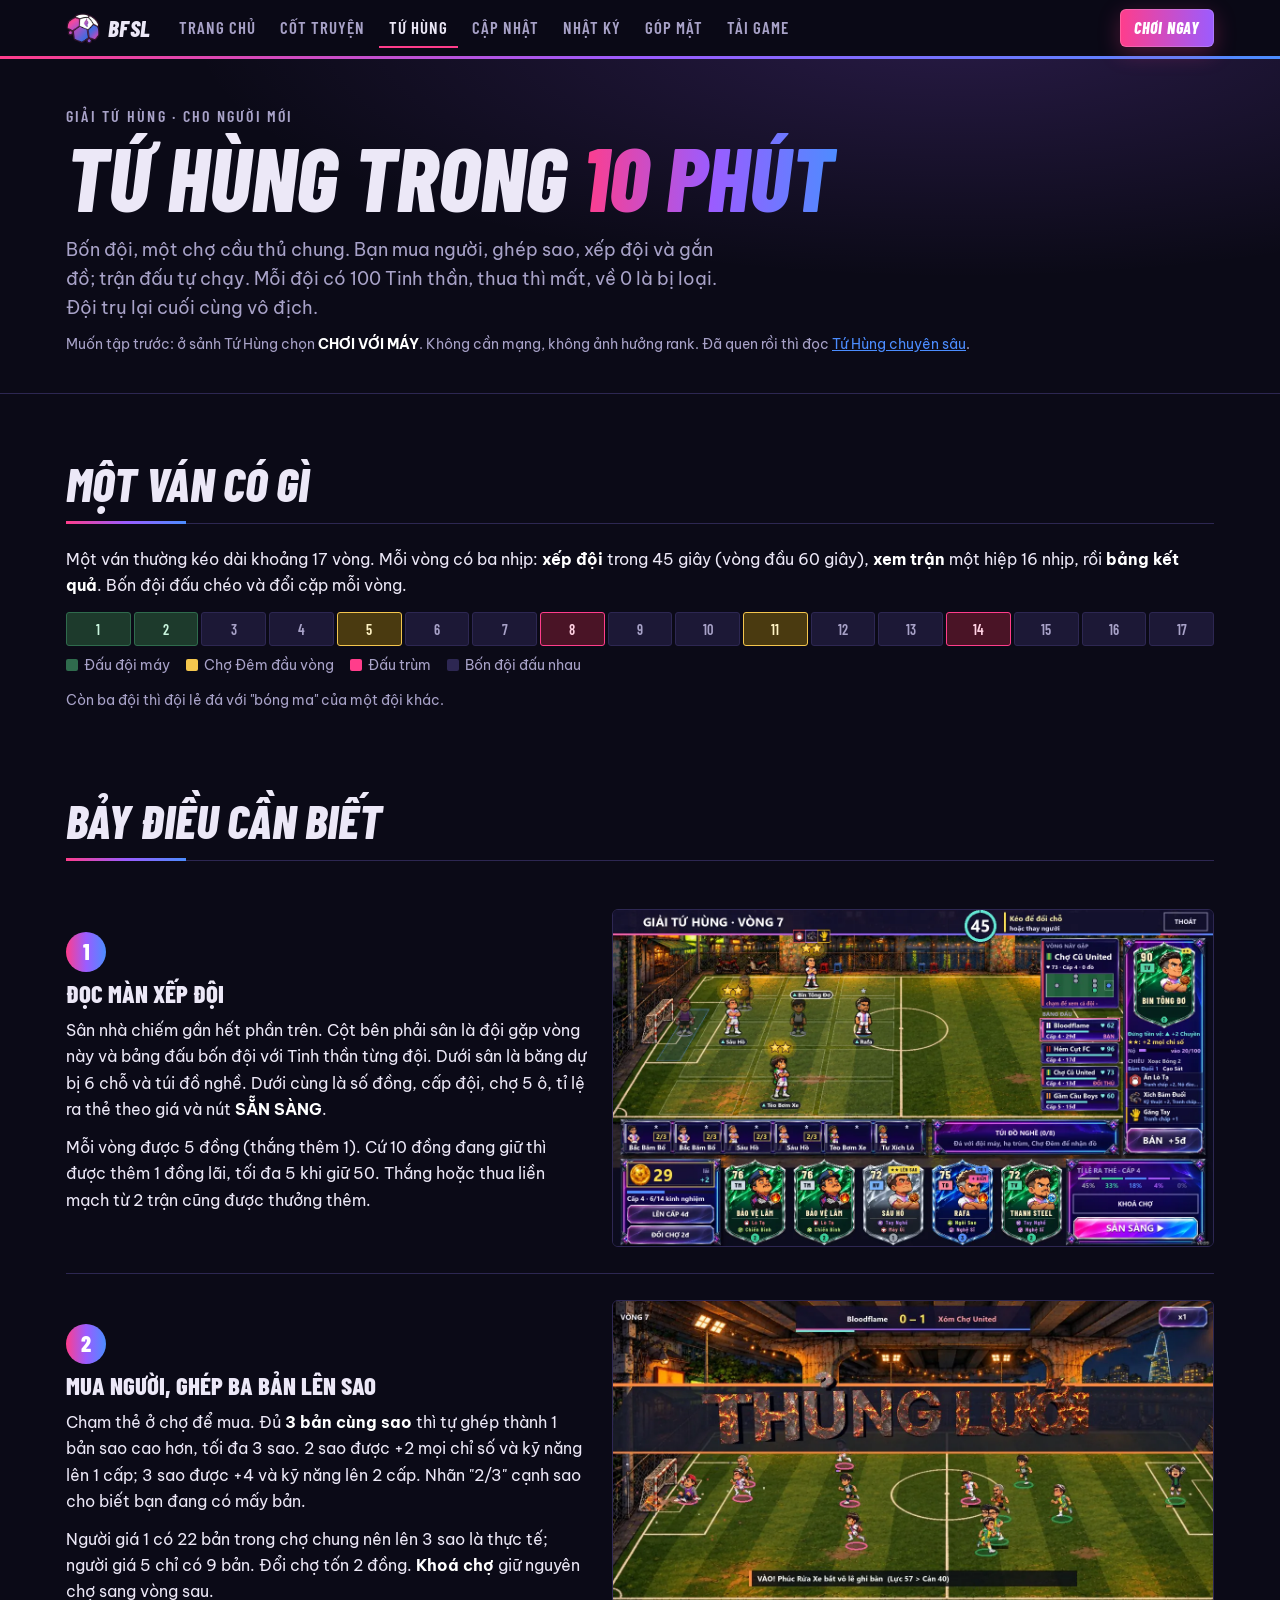
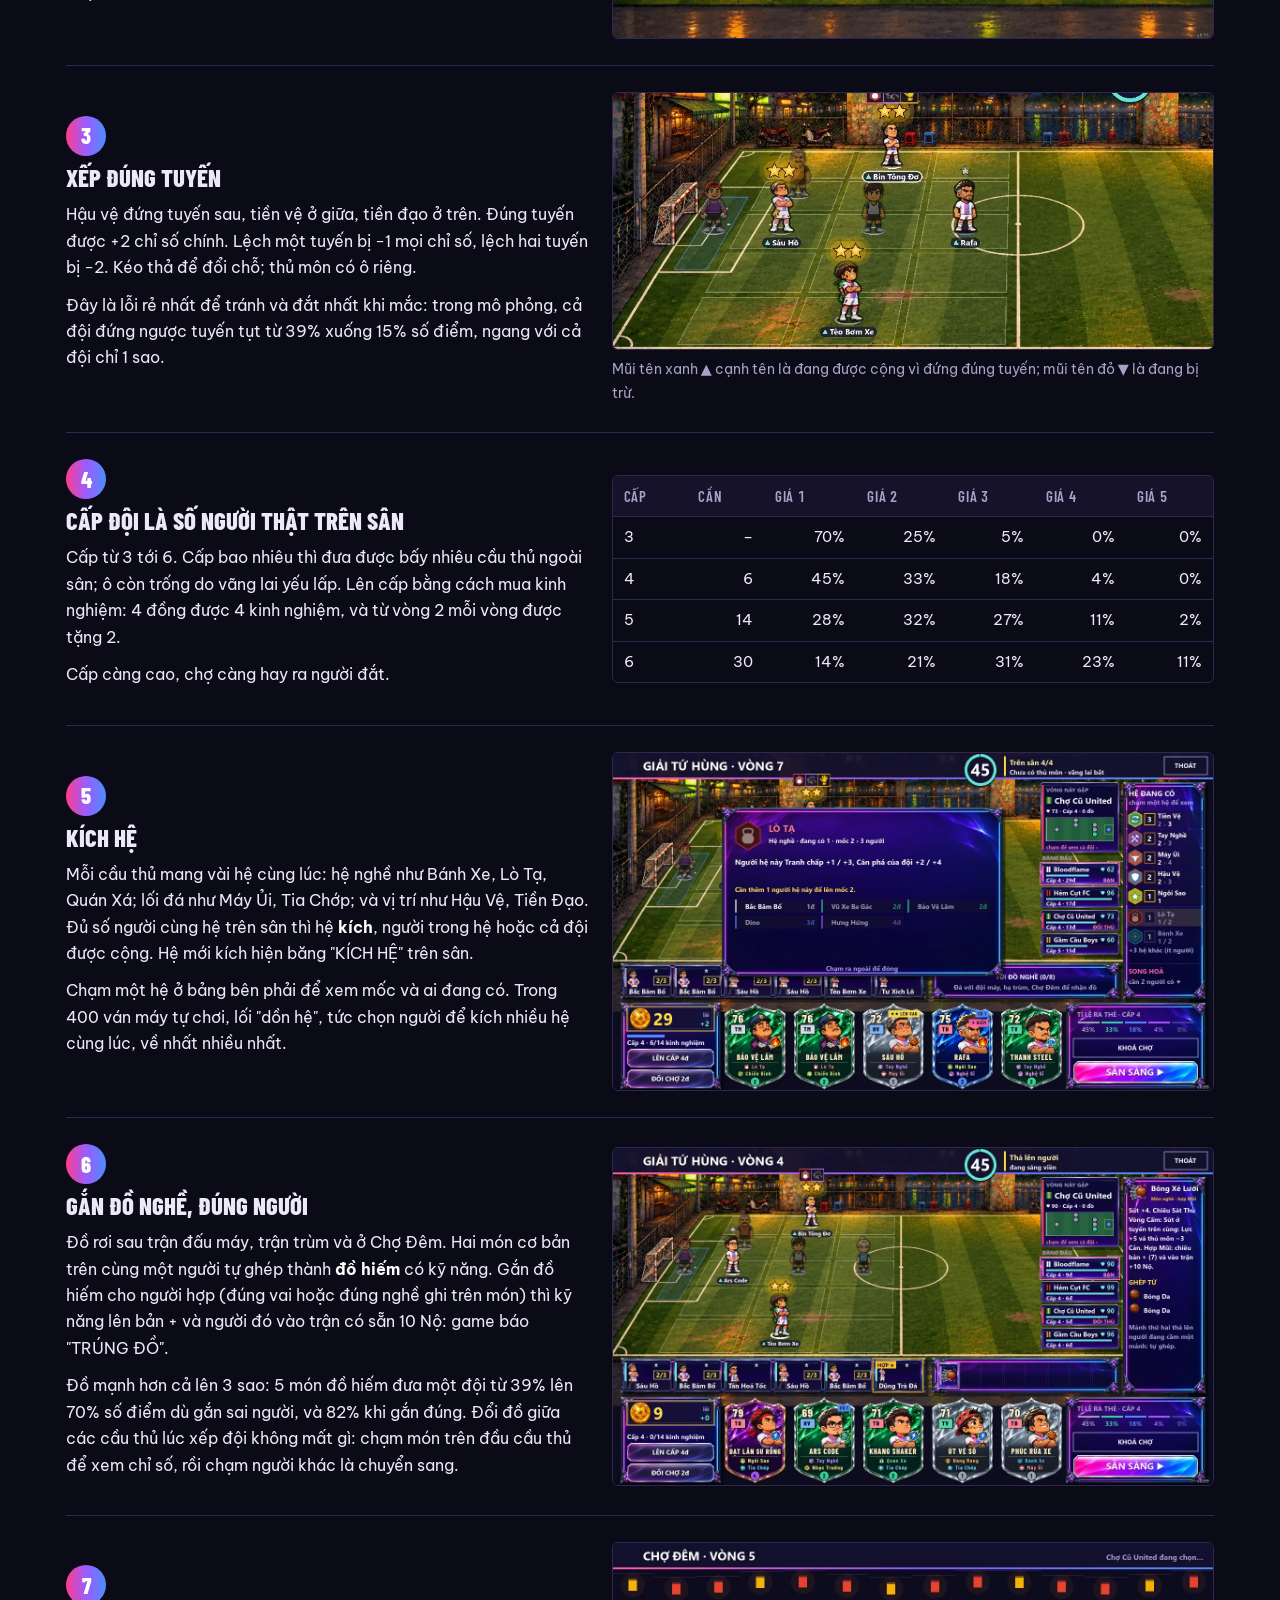
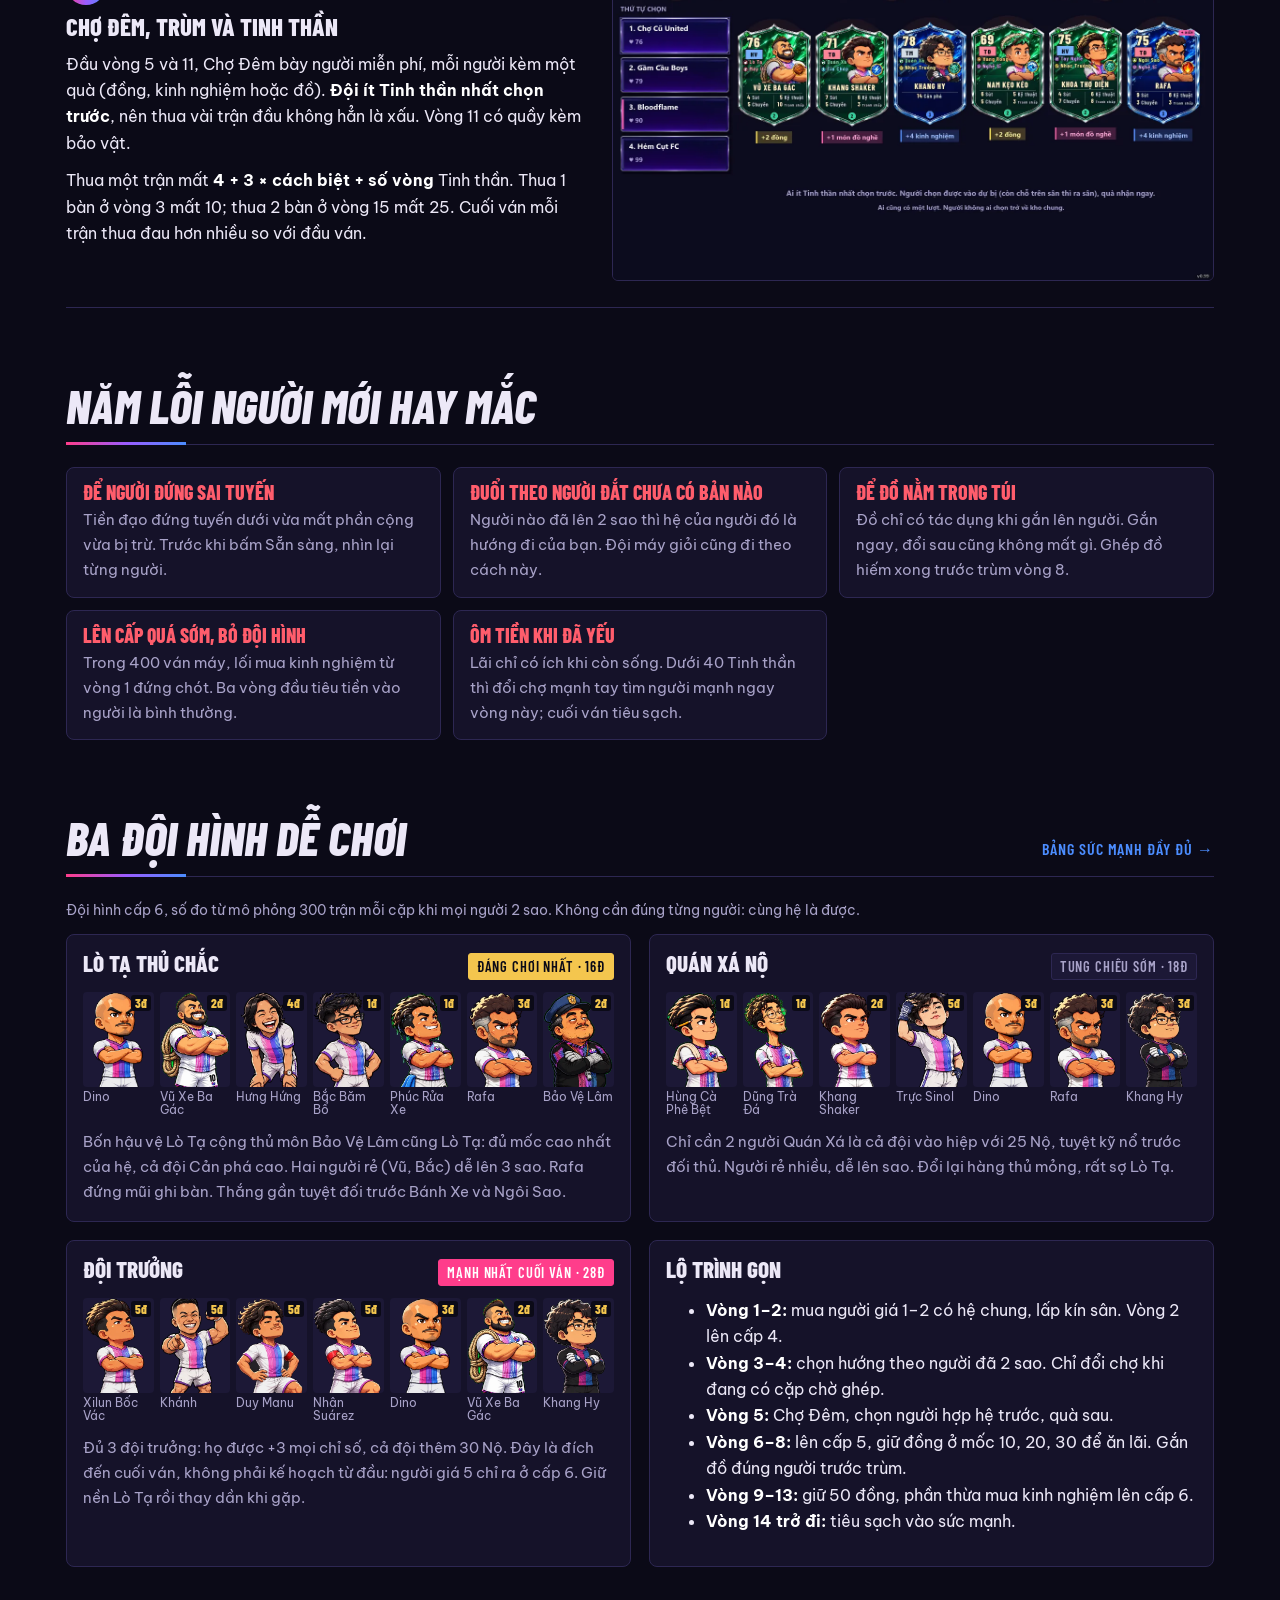
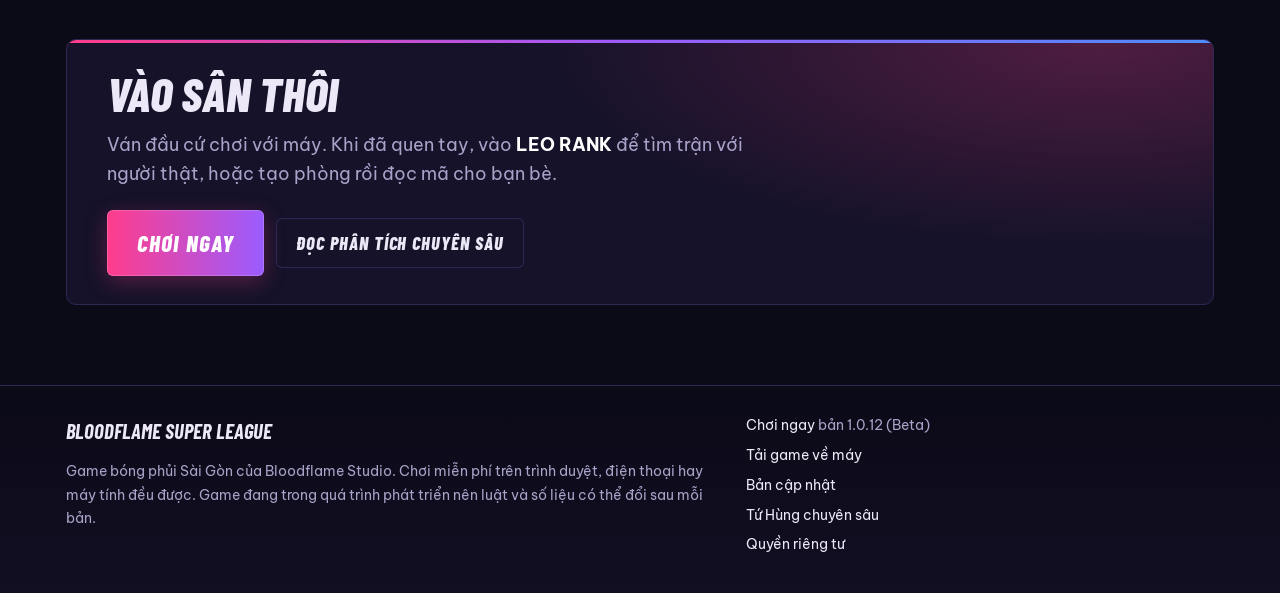
<file: tu-hung/nguoi-moi/index.html>
<!doctype html>
<html lang="vi">
<head>
<meta charset="utf-8">
<meta name="viewport" content="width=device-width, initial-scale=1, viewport-fit=cover">
<title>Tứ Hùng cho người mới · Bloodflame Super League</title>
<meta name="description" content="Học Giải Tứ Hùng trong 10 phút: mua người, ghép sao, xếp đúng tuyến, kích hệ, gắn đồ, Chợ Đêm, Tinh thần. Kèm 5 lỗi người mới hay mắc và 3 đội hình dễ chơi.">
<meta name="theme-color" content="#0b0a17">
<meta property="og:type" content="website">
<meta property="og:site_name" content="Bloodflame Super League">
<meta property="og:title" content="Tứ Hùng cho người mới · Bloodflame Super League">
<meta property="og:description" content="Học Giải Tứ Hùng trong 10 phút: mua người, ghép sao, xếp đúng tuyến, kích hệ, gắn đồ, Chợ Đêm, Tinh thần. Kèm 5 lỗi người mới hay mắc và 3 đội hình dễ chơi.">
<meta property="og:image" content="https://bfsl.bloodflame.app/assets/img/th_plan.webp">
<meta property="og:url" content="https://bfsl.bloodflame.app/tu-hung/nguoi-moi/">
<meta name="twitter:card" content="summary_large_image">
<link rel="canonical" href="https://bfsl.bloodflame.app/tu-hung/nguoi-moi/">
<link rel="icon" href="../../assets/img/logo-96.png">
<link rel="apple-touch-icon" href="../../assets/img/app-192.png">
<link rel="preconnect" href="https://fonts.googleapis.com">
<link rel="preconnect" href="https://fonts.gstatic.com" crossorigin>
<link rel="stylesheet" href="https://fonts.googleapis.com/css2?family=Barlow+Condensed:ital,wght@0,600;0,800;1,800&family=Be+Vietnam+Pro:wght@400;500;700&display=swap">
<link rel="stylesheet" href="../../assets/site.css?v=dcda59ef">
</head>
<body data-root="../../" data-game="../../choi/" data-nav="th">
<a class="skip" href="#noi-dung">Bỏ qua thanh điều hướng</a>
<div class="sh" role="banner">
  <div class="sh-in">
    <a class="sh-logo" href="../../"><img src="../../assets/img/logo-96.png" alt="" width="34" height="31"><span>BFSL</span></a>
    <button class="sh-menu" type="button" aria-expanded="false" aria-controls="sh-nav">Mục lục</button>
    <nav id="sh-nav" class="sh-nav" aria-label="Các trang">
<a href="../../">Trang chủ</a>
<a href="../../cot-truyen/">Cốt truyện</a>
<a href="../../tu-hung/nguoi-moi/" aria-current="page">Tứ Hùng</a>
<a href="../../cap-nhat/">Cập nhật</a>
<a href="../../nhat-ky/">Nhật ký</a>
<a href="../../gop-mat/">Góp mặt</a>
<a href="../../tai-game/">Tải game</a>
    </nav>
    <a class="btn btn-play sh-play" href="../../choi/">Chơi ngay</a>
  </div>
</div>
<div id="noi-dung">
<div class="page-head">
  <div class="wrap">
    <div class="eyebrow">Giải Tứ Hùng · cho người mới</div>
    <h1>Tứ Hùng trong <span>10 phút</span></h1>
    <p class="lede">Bốn đội, một chợ cầu thủ chung. Bạn mua người, ghép sao, xếp đội và gắn đồ; trận đấu tự chạy. Mỗi đội có 100 Tinh thần, thua thì mất, về 0 là bị loại. Đội trụ lại cuối cùng vô địch.</p>
    <p class="small">Muốn tập trước: ở sảnh Tứ Hùng chọn <strong>CHƠI VỚI MÁY</strong>. Không cần mạng, không ảnh hưởng rank. Đã quen rồi thì đọc <a href="../../tu-hung/">Tứ Hùng chuyên sâu</a>.</p>
  </div>
</div>

<section class="sec wrap" aria-labelledby="lich">
  <div class="sec-head"><h2 id="lich">Một ván có gì</h2></div>
  <p>Một ván thường kéo dài khoảng 17 vòng. Mỗi vòng có ba nhịp: <strong>xếp đội</strong> trong 45 giây (vòng đầu 60 giây), <strong>xem trận</strong> một hiệp 16 nhịp, rồi <strong>bảng kết quả</strong>. Bốn đội đấu chéo và đổi cặp mỗi vòng.</p>
  <div class="rounds" role="img" aria-label="Vòng 1 và 2 đấu đội máy; vòng 5 và 11 có Chợ Đêm; vòng 8 và 14 đấu trùm; các vòng còn lại đấu nhau">
    <span class="pve">1</span><span class="pve">2</span><span>3</span><span>4</span><span class="mk">5</span><span>6</span><span>7</span><span class="boss">8</span><span>9</span><span>10</span><span class="mk">11</span><span>12</span><span>13</span><span class="boss">14</span><span>15</span><span>16</span><span>17</span>
  </div>
  <div class="legend"><span><i style="background:#2f6b4d"></i>Đấu đội máy</span><span><i style="background:var(--gold)"></i>Chợ Đêm đầu vòng</span><span><i style="background:var(--pink)"></i>Đấu trùm</span><span><i style="background:var(--line)"></i>Bốn đội đấu nhau</span></div>
  <p class="small">Còn ba đội thì đội lẻ đá với "bóng ma" của một đội khác.</p>
</section>

<section class="sec wrap" aria-labelledby="buoc">
  <div class="sec-head"><h2 id="buoc">Bảy điều cần biết</h2></div>
  <ol class="steps">
    <li>
      <div>
        <h3>Đọc màn xếp đội</h3>
        <p>Sân nhà chiếm gần hết phần trên. Cột bên phải sân là đội gặp vòng này và bảng đấu bốn đội với Tinh thần từng đội. Dưới sân là băng dự bị 6 chỗ và túi đồ nghề. Dưới cùng là số đồng, cấp đội, chợ 5 ô, tỉ lệ ra thẻ theo giá và nút <strong>SẴN SÀNG</strong>.</p>
        <p>Mỗi vòng được 5 đồng (thắng thêm 1). Cứ 10 đồng đang giữ thì được thêm 1 đồng lãi, tối đa 5 khi giữ 50. Thắng hoặc thua liền mạch từ 2 trận cũng được thưởng thêm.</p>
      </div>
      <figure><img class="shot" src="../../assets/img/th_plan.webp" alt="Màn xếp đội: sân nhà ở trên, cột đội gặp vòng này và bảng đấu bên phải, băng dự bị, đồng, cấp và chợ 5 ô ở dưới" width="1280" height="720" loading="lazy"></figure>
    </li>
    <li>
      <div>
        <h3>Mua người, ghép ba bản lên sao</h3>
        <p>Chạm thẻ ở chợ để mua. Đủ <strong>3 bản cùng sao</strong> thì tự ghép thành 1 bản sao cao hơn, tối đa 3 sao. 2 sao được +2 mọi chỉ số và kỹ năng lên 1 cấp; 3 sao được +4 và kỹ năng lên 2 cấp. Nhãn "2/3" cạnh sao cho biết bạn đang có mấy bản.</p>
        <p>Người giá 1 có 22 bản trong chợ chung nên lên 3 sao là thực tế; người giá 5 chỉ có 9 bản. Đổi chợ tốn 2 đồng. <strong>Khoá chợ</strong> giữ nguyên chợ sang vòng sau.</p>
      </div>
      <figure><img class="shot" src="../../assets/img/th_match.webp" alt="Băng dự bị với các thẻ có nhãn 2/3 bên cạnh sao" width="1280" height="720" loading="lazy"></figure>
    </li>
    <li>
      <div>
        <h3>Xếp đúng tuyến</h3>
        <p>Hậu vệ đứng tuyến sau, tiền vệ ở giữa, tiền đạo ở trên. Đúng tuyến được +2 chỉ số chính. Lệch một tuyến bị −1 mọi chỉ số, lệch hai tuyến bị −2. Kéo thả để đổi chỗ; thủ môn có ô riêng.</p>
        <p>Đây là lỗi rẻ nhất để tránh và đắt nhất khi mắc: trong mô phỏng, cả đội đứng ngược tuyến tụt từ 39% xuống 15% số điểm, ngang với cả đội chỉ 1 sao.</p>
      </div>
      <figure><img class="shot wide" src="../../assets/img/th_field.webp" alt="Sân xếp đội: Sáu Hồ và Tèo Bơm Xe ở tuyến dưới, Bin Tông Đơ ở giữa, Rafa ở trên" width="910" height="388" loading="lazy"><figcaption>Mũi tên xanh ▲ cạnh tên là đang được cộng vì đứng đúng tuyến; mũi tên đỏ ▼ là đang bị trừ.</figcaption></figure>
    </li>
    <li>
      <div>
        <h3>Cấp đội là số người thật trên sân</h3>
        <p>Cấp từ 3 tới 6. Cấp bao nhiêu thì đưa được bấy nhiêu cầu thủ ngoài sân; ô còn trống do vãng lai yếu lấp. Lên cấp bằng cách mua kinh nghiệm: 4 đồng được 4 kinh nghiệm, và từ vòng 2 mỗi vòng được tặng 2.</p>
        <p>Cấp càng cao, chợ càng hay ra người đắt.</p>
      </div>
      <div class="tbl"><table>
        <thead><tr><th>Cấp</th><th>Cần</th><th>Giá 1</th><th>Giá 2</th><th>Giá 3</th><th>Giá 4</th><th>Giá 5</th></tr></thead>
        <tbody>
          <tr><td>3</td><td class="n">–</td><td class="n">70%</td><td class="n">25%</td><td class="n">5%</td><td class="n">0%</td><td class="n">0%</td></tr>
          <tr><td>4</td><td class="n">6</td><td class="n">45%</td><td class="n">33%</td><td class="n">18%</td><td class="n">4%</td><td class="n">0%</td></tr>
          <tr><td>5</td><td class="n">14</td><td class="n">28%</td><td class="n">32%</td><td class="n">27%</td><td class="n">11%</td><td class="n">2%</td></tr>
          <tr><td>6</td><td class="n">30</td><td class="n">14%</td><td class="n">21%</td><td class="n">31%</td><td class="n">23%</td><td class="n">11%</td></tr>
        </tbody>
      </table></div>
    </li>
    <li>
      <div>
        <h3>Kích hệ</h3>
        <p>Mỗi cầu thủ mang vài hệ cùng lúc: hệ nghề như Bánh Xe, Lò Tạ, Quán Xá; lối đá như Máy Ủi, Tia Chớp; và vị trí như Hậu Vệ, Tiền Đạo. Đủ số người cùng hệ trên sân thì hệ <strong>kích</strong>, người trong hệ hoặc cả đội được cộng. Hệ mới kích hiện băng "KÍCH HỆ" trên sân.</p>
        <p>Chạm một hệ ở bảng bên phải để xem mốc và ai đang có. Trong 400 ván máy tự chơi, lối "dồn hệ", tức chọn người để kích nhiều hệ cùng lúc, về nhất nhiều nhất.</p>
      </div>
      <figure><img class="shot" src="../../assets/img/th_trait.webp" alt="Bảng chi tiết hệ Lò Tạ: mốc 2 và 3 người, ai đang có" width="1280" height="720" loading="lazy"></figure>
    </li>
    <li>
      <div>
        <h3>Gắn đồ nghề, đúng người</h3>
        <p>Đồ rơi sau trận đấu máy, trận trùm và ở Chợ Đêm. Hai món cơ bản trên cùng một người tự ghép thành <strong>đồ hiếm</strong> có kỹ năng. Gắn đồ hiếm cho người hợp (đúng vai hoặc đúng nghề ghi trên món) thì kỹ năng lên bản + và người đó vào trận có sẵn 10 Nộ: game báo "TRÚNG ĐỒ".</p>
        <p>Đồ mạnh hơn cả lên 3 sao: 5 món đồ hiếm đưa một đội từ 39% lên 70% số điểm dù gắn sai người, và 82% khi gắn đúng. Đổi đồ giữa các cầu thủ lúc xếp đội không mất gì: chạm món trên đầu cầu thủ để xem chỉ số, rồi chạm người khác là chuyển sang.</p>
      </div>
      <figure><img class="shot" src="../../assets/img/th_gear.webp" alt="Cầm món đồ hiếm Bóng Xé Lưới: cầu thủ hợp món có nhãn HỢP và viền sáng" width="1280" height="720" loading="lazy"></figure>
    </li>
    <li>
      <div>
        <h3>Chợ Đêm, trùm và Tinh thần</h3>
        <p>Đầu vòng 5 và 11, Chợ Đêm bày người miễn phí, mỗi người kèm một quà (đồng, kinh nghiệm hoặc đồ). <strong>Đội ít Tinh thần nhất chọn trước</strong>, nên thua vài trận đầu không hẳn là xấu. Vòng 11 có quầy kèm bảo vật.</p>
        <p>Thua một trận mất <strong>4 + 3 × cách biệt + số vòng</strong> Tinh thần. Thua 1 bàn ở vòng 3 mất 10; thua 2 bàn ở vòng 15 mất 25. Cuối ván mỗi trận thua đau hơn nhiều so với đầu ván.</p>
      </div>
      <figure><img class="shot" src="../../assets/img/th_market.webp" alt="Chợ Đêm vòng 5: thứ tự chọn theo Tinh thần, mỗi cầu thủ kèm một quà" width="1280" height="720" loading="lazy"></figure>
    </li>
  </ol>
</section>

<section class="sec wrap" aria-labelledby="loi">
  <div class="sec-head"><h2 id="loi">Năm lỗi người mới hay mắc</h2></div>
  <div class="tips">
    <div class="tip bad"><h4>Để người đứng sai tuyến</h4><p>Tiền đạo đứng tuyến dưới vừa mất phần cộng vừa bị trừ. Trước khi bấm Sẵn sàng, nhìn lại từng người.</p></div>
    <div class="tip bad"><h4>Đuổi theo người đắt chưa có bản nào</h4><p>Người nào đã lên 2 sao thì hệ của người đó là hướng đi của bạn. Đội máy giỏi cũng đi theo cách này.</p></div>
    <div class="tip bad"><h4>Để đồ nằm trong túi</h4><p>Đồ chỉ có tác dụng khi gắn lên người. Gắn ngay, đổi sau cũng không mất gì. Ghép đồ hiếm xong trước trùm vòng 8.</p></div>
    <div class="tip bad"><h4>Lên cấp quá sớm, bỏ đội hình</h4><p>Trong 400 ván máy, lối mua kinh nghiệm từ vòng 1 đứng chót. Ba vòng đầu tiêu tiền vào người là bình thường.</p></div>
    <div class="tip bad"><h4>Ôm tiền khi đã yếu</h4><p>Lãi chỉ có ích khi còn sống. Dưới 40 Tinh thần thì đổi chợ mạnh tay tìm người mạnh ngay vòng này; cuối ván tiêu sạch.</p></div>
  </div>
</section>

<section class="sec wrap" aria-labelledby="doi">
  <div class="sec-head"><h2 id="doi">Ba đội hình dễ chơi</h2><a href="../../tu-hung/#doi-hinh">Bảng sức mạnh đầy đủ →</a></div>
  <p class="small">Đội hình cấp 6, số đo từ mô phỏng 300 trận mỗi cặp khi mọi người 2 sao. Không cần đúng từng người: cùng hệ là được.</p>
  <div class="grid-2">
    <div class="team">
      <div class="team-h"><h4>Lò Tạ thủ chắc</h4><span class="tag meta">Đáng chơi nhất · 16đ</span></div>
      <div class="team-p">
        <figure><img src="../../assets/img/p-m04.webp" alt="" width="240" height="320" loading="lazy"><span class="c">3đ</span><figcaption>Dino</figcaption></figure>
        <figure><img src="../../assets/img/p-g12.webp" alt="" width="240" height="320" loading="lazy"><span class="c">2đ</span><figcaption>Vũ Xe Ba Gác</figcaption></figure>
        <figure><img src="../../assets/img/p-m23.webp" alt="" width="240" height="320" loading="lazy"><span class="c">4đ</span><figcaption>Hưng Hứng</figcaption></figure>
        <figure><img src="../../assets/img/p-m17.webp" alt="" width="240" height="320" loading="lazy"><span class="c">1đ</span><figcaption>Bắc Băm Bổ</figcaption></figure>
        <figure><img src="../../assets/img/p-g05.webp" alt="" width="240" height="320" loading="lazy"><span class="c">1đ</span><figcaption>Phúc Rửa Xe</figcaption></figure>
        <figure><img src="../../assets/img/p-rafa.webp" alt="" width="240" height="320" loading="lazy"><span class="c">3đ</span><figcaption>Rafa</figcaption></figure>
        <figure><img src="../../assets/img/p-g06.webp" alt="" width="240" height="320" loading="lazy"><span class="c">2đ</span><figcaption>Bảo Vệ Lâm</figcaption></figure>
      </div>
      <p>Bốn hậu vệ Lò Tạ cộng thủ môn Bảo Vệ Lâm cũng Lò Tạ: đủ mốc cao nhất của hệ, cả đội Cản phá cao. Hai người rẻ (Vũ, Bắc) dễ lên 3 sao. Rafa đứng mũi ghi bàn. Thắng gần tuyệt đối trước Bánh Xe và Ngôi Sao.</p>
    </div>
    <div class="team">
      <div class="team-h"><h4>Quán Xá Nộ</h4><span class="tag">Tung chiêu sớm · 18đ</span></div>
      <div class="team-p">
        <figure><img src="../../assets/img/p-g02.webp" alt="" width="240" height="320" loading="lazy"><span class="c">1đ</span><figcaption>Hùng Cà Phê Bệt</figcaption></figure>
        <figure><img src="../../assets/img/p-g08.webp" alt="" width="240" height="320" loading="lazy"><span class="c">1đ</span><figcaption>Dũng Trà Đá</figcaption></figure>
        <figure><img src="../../assets/img/p-m13.webp" alt="" width="240" height="320" loading="lazy"><span class="c">2đ</span><figcaption>Khang Shaker</figcaption></figure>
        <figure><img src="../../assets/img/p-m18.webp" alt="" width="240" height="320" loading="lazy"><span class="c">5đ</span><figcaption>Trực Sinol</figcaption></figure>
        <figure><img src="../../assets/img/p-m04.webp" alt="" width="240" height="320" loading="lazy"><span class="c">3đ</span><figcaption>Dino</figcaption></figure>
        <figure><img src="../../assets/img/p-rafa.webp" alt="" width="240" height="320" loading="lazy"><span class="c">3đ</span><figcaption>Rafa</figcaption></figure>
        <figure><img src="../../assets/img/p-m14.webp" alt="" width="240" height="320" loading="lazy"><span class="c">3đ</span><figcaption>Khang Hy</figcaption></figure>
      </div>
      <p>Chỉ cần 2 người Quán Xá là cả đội vào hiệp với 25 Nộ, tuyệt kỹ nổ trước đối thủ. Người rẻ nhiều, dễ lên sao. Đổi lại hàng thủ mỏng, rất sợ Lò Tạ.</p>
    </div>
    <div class="team">
      <div class="team-h"><h4>Đội Trưởng</h4><span class="tag hot">Mạnh nhất cuối ván · 28đ</span></div>
      <div class="team-p">
        <figure><img src="../../assets/img/p-m09.webp" alt="" width="240" height="320" loading="lazy"><span class="c">5đ</span><figcaption>Xilun Bốc Vác</figcaption></figure>
        <figure><img src="../../assets/img/p-m16.webp" alt="" width="240" height="320" loading="lazy"><span class="c">5đ</span><figcaption>Khánh</figcaption></figure>
        <figure><img src="../../assets/img/p-p01.webp" alt="" width="240" height="320" loading="lazy"><span class="c">5đ</span><figcaption>Duy Manu</figcaption></figure>
        <figure><img src="../../assets/img/p-p02.webp" alt="" width="240" height="320" loading="lazy"><span class="c">5đ</span><figcaption>Nhân Suárez</figcaption></figure>
        <figure><img src="../../assets/img/p-m04.webp" alt="" width="240" height="320" loading="lazy"><span class="c">3đ</span><figcaption>Dino</figcaption></figure>
        <figure><img src="../../assets/img/p-g12.webp" alt="" width="240" height="320" loading="lazy"><span class="c">2đ</span><figcaption>Vũ Xe Ba Gác</figcaption></figure>
        <figure><img src="../../assets/img/p-m14.webp" alt="" width="240" height="320" loading="lazy"><span class="c">3đ</span><figcaption>Khang Hy</figcaption></figure>
      </div>
      <p>Đủ 3 đội trưởng: họ được +3 mọi chỉ số, cả đội thêm 30 Nộ. Đây là đích đến cuối ván, không phải kế hoạch từ đầu: người giá 5 chỉ ra ở cấp 6. Giữ nền Lò Tạ rồi thay dần khi gặp.</p>
    </div>
    <div class="team">
      <div class="team-h"><h4>Lộ trình gọn</h4></div>
      <ul>
        <li><strong>Vòng 1–2:</strong> mua người giá 1–2 có hệ chung, lấp kín sân. Vòng 2 lên cấp 4.</li>
        <li><strong>Vòng 3–4:</strong> chọn hướng theo người đã 2 sao. Chỉ đổi chợ khi đang có cặp chờ ghép.</li>
        <li><strong>Vòng 5:</strong> Chợ Đêm, chọn người hợp hệ trước, quà sau.</li>
        <li><strong>Vòng 6–8:</strong> lên cấp 5, giữ đồng ở mốc 10, 20, 30 để ăn lãi. Gắn đồ đúng người trước trùm.</li>
        <li><strong>Vòng 9–13:</strong> giữ 50 đồng, phần thừa mua kinh nghiệm lên cấp 6.</li>
        <li><strong>Vòng 14 trở đi:</strong> tiêu sạch vào sức mạnh.</li>
      </ul>
    </div>
  </div>
</section>

<section class="sec wrap" aria-labelledby="tiep">
  <div class="join">
    <h2 id="tiep">Vào sân thôi</h2>
    <p class="lede">Ván đầu cứ chơi với máy. Khi đã quen tay, vào <strong>LEO RANK</strong> để tìm trận với người thật, hoặc tạo phòng rồi đọc mã cho bạn bè.</p>
    <div class="cta"><a class="btn btn-play btn-big" href="../../choi/">Chơi ngay</a><a class="btn btn-ghost" href="../../tu-hung/">Đọc phân tích chuyên sâu</a></div>
  </div>
</section>

</div>
<div class="sf" role="contentinfo">
  <div class="wrap sf-in">
    <div>
      <b>Bloodflame Super League</b>
      <p>Game bóng phủi Sài Gòn của Bloodflame Studio. Chơi miễn phí trên trình duyệt, điện thoại hay máy tính đều được. Game đang trong quá trình phát triển nên luật và số liệu có thể đổi sau mỗi bản.</p>
    </div>
    <ul>
      <li><a href="../../choi/">Chơi ngay</a> <span class="ver" data-ver></span></li>
      <li><a href="../../tai-game/">Tải game về máy</a></li>
      <li><a href="../../cap-nhat/">Bản cập nhật</a></li>
      <li><a href="../../tu-hung/">Tứ Hùng chuyên sâu</a></li>
      <li><a href="../../quyen-rieng-tu/">Quyền riêng tư</a></li>
    </ul>
  </div>
</div>
<dialog id="lb" aria-label="Ảnh phóng to"><img id="lbimg" alt=""></dialog>
<script src="../../assets/site.js?v=dcda59ef" defer></script>
</body>
</html>
</file>
<file: assets/site.css>
/* Trang web BFSL. Cùng bộ nhận diện với giao diện trong game (proto3/scripts/ui_kit.gd): nền đêm, dải hồng → tím → xanh,
   tiêu đề Barlow Condensed nghiêng in hoa, chữ Be Vietnam Pro. Giao diện tối có chủ đích, như game. Thiết kế ở docs/WEB.md. */
:root {
  --ink: #0b0a17;
  --panel: #151229;
  --panel2: #1c1836;
  --line: #2d2752;
  --fg: #ece8f7;
  --soft: #a8a2c8;
  --pink: #ff3d8b;
  --violet: #9b5cff;
  --blue: #4c8dff;
  --gold: #f4c64e;
  --good: #3ddc97;
  --bad: #ff5d6c;
  --stripe: linear-gradient(90deg, var(--pink), var(--violet) 50%, var(--blue));
  --display: "Barlow Condensed", "Arial Narrow", sans-serif;
  --body: "Be Vietnam Pro", "Segoe UI", system-ui, sans-serif;
  --gut: max(16px, env(safe-area-inset-left, 0px));
  color-scheme: dark;
}
* { box-sizing: border-box; }
html { -webkit-text-size-adjust: 100%; }
body { background: var(--ink); color: var(--fg); font-family: var(--body); font-size: 16px; line-height: 1.65; margin: 0; overflow-x: hidden; }
img, video { max-width: 100%; }
a { color: var(--blue); }
a:hover { color: #8fb6ff; }
:focus-visible { outline: 2px solid var(--blue); outline-offset: 2px; }
@media (prefers-reduced-motion: no-preference) { html { scroll-behavior: smooth; } }
[hidden] { display: none !important; }
.skip { position: absolute; left: -999px; top: 8px; z-index: 100; background: var(--panel); padding: 8px 12px; }
.skip:focus { left: 8px; }

/* ---------- thanh trên ---------- */
.sh { position: sticky; top: 0; z-index: 50; background: rgba(11, 10, 23, .94); backdrop-filter: blur(8px); -webkit-backdrop-filter: blur(8px); padding-top: env(safe-area-inset-top, 0px); }
.sh::after { content: ""; display: block; height: 3px; background: var(--stripe); }
.sh-in { max-width: 1180px; margin: 0 auto; padding: 0 var(--gut); height: 56px; display: flex; align-items: center; gap: 18px; }
.sh-logo { display: flex; align-items: center; gap: 8px; text-decoration: none; color: var(--fg); font-family: var(--display); font-weight: 800; font-style: italic; font-size: 1.45rem; letter-spacing: .02em; flex: none; }
.sh-logo img { display: block; }
.sh-nav { display: flex; gap: 4px; flex: 1; min-width: 0; }
.sh-nav a { font-family: var(--display); font-weight: 600; font-size: 1.05rem; text-transform: uppercase; letter-spacing: .06em; color: var(--soft); text-decoration: none; padding: 6px 10px; border-radius: 4px; white-space: nowrap; }
.sh-nav a:hover { color: var(--fg); background: var(--panel); }
.sh-nav a[aria-current="page"] { color: var(--fg); box-shadow: inset 0 -2px 0 var(--pink); border-radius: 0; }
.sh-menu { display: none; margin-left: auto; font: 600 1rem var(--display); text-transform: uppercase; letter-spacing: .06em; color: var(--fg); background: var(--panel); border: 1px solid var(--line); border-radius: 4px; padding: 6px 12px; cursor: pointer; }
.sh-play { flex: none; }
@media (max-width: 900px) {
  .sh-in { gap: 10px; }
  .sh-menu { display: block; }
  .sh-nav { display: none; position: absolute; left: 0; right: 0; top: 100%; flex-direction: column; gap: 0; background: var(--ink); border-bottom: 1px solid var(--line); padding: 6px var(--gut) 14px; }
  .sh-nav.open { display: flex; }
  .sh-nav a { padding: 12px 4px; font-size: 1.2rem; border-bottom: 1px solid var(--line); }
  .sh-nav a[aria-current="page"] { box-shadow: inset 3px 0 0 var(--pink); padding-left: 12px; }
}
@media (max-width: 400px) { .sh-logo span { display: none; } }

/* ---------- nút ---------- */
.btn { display: inline-flex; align-items: center; justify-content: center; gap: 8px; font-family: var(--display); font-weight: 800; font-size: 1.15rem; font-style: italic; text-transform: uppercase; letter-spacing: .05em; text-decoration: none; color: #fff; border: 0; border-radius: 6px; padding: 10px 20px; cursor: pointer; min-height: 44px; }
.btn-play { background: linear-gradient(90deg, var(--pink), var(--violet)); box-shadow: 0 0 0 1px rgba(255, 255, 255, .18) inset, 0 6px 22px rgba(255, 61, 139, .28); }
.btn-play:hover { color: #fff; filter: brightness(1.1); }
.btn-ghost { background: transparent; color: var(--fg); box-shadow: 0 0 0 1px var(--line) inset; }
.btn-ghost:hover { color: #fff; box-shadow: 0 0 0 1px var(--blue) inset; }
.sh-play { font-size: 1rem; padding: 6px 14px; min-height: 36px; }
.btn-big { font-size: 1.45rem; padding: 14px 30px; }
.btn[disabled] { opacity: .5; cursor: not-allowed; }

/* ---------- bố cục chung ---------- */
.wrap { max-width: 1180px; margin: 0 auto; padding-left: var(--gut); padding-right: max(16px, env(safe-area-inset-right, 0px)); }
.col { max-width: 46rem; }
h1, h2, h3, h4 { font-family: var(--display); font-weight: 800; line-height: 1.05; text-wrap: balance; margin: 0; }
h1 { font-size: clamp(2.8rem, 9vw, 5.6rem); text-transform: uppercase; font-style: italic; }
h2 { font-size: clamp(2rem, 5.5vw, 3rem); text-transform: uppercase; font-style: italic; }
h3 { font-size: 1.55rem; text-transform: uppercase; color: var(--gold); margin: 2.2rem 0 .5rem; }
h4 { font-size: 1.25rem; text-transform: uppercase; }
p { margin: .7rem 0; }
strong { color: #fff; }
.small { font-size: .88rem; color: var(--soft); }
.eyebrow { font-family: var(--display); font-weight: 600; letter-spacing: .14em; text-transform: uppercase; color: var(--soft); font-size: 1rem; }
.lede { color: var(--soft); font-size: 1.1rem; max-width: 42rem; }
.sec { padding-block: 64px 8px; }
.sec-head { display: flex; align-items: end; justify-content: space-between; gap: 12px 20px; flex-wrap: wrap; padding-bottom: 14px; margin-bottom: 22px; border-bottom: 1px solid var(--line); position: relative; }
.sec-head::after { content: ""; position: absolute; left: 0; bottom: -1px; width: 120px; height: 3px; background: var(--stripe); }
.sec-head a { font-family: var(--display); font-weight: 600; text-transform: uppercase; letter-spacing: .06em; text-decoration: none; white-space: nowrap; }
.page-head { padding-block: 44px 26px; border-bottom: 1px solid var(--line); background: radial-gradient(1100px 360px at 75% -10%, rgba(155, 92, 255, .2), transparent 70%); }
.page-head h1 span { background: var(--stripe); -webkit-background-clip: text; background-clip: text; color: transparent; padding-right: .08em; }
.note { background: var(--panel); border: 1px solid var(--line); border-left: 3px solid var(--gold); border-radius: 6px; padding: 12px 16px; margin: 18px 0; }
.tag { display: inline-block; font-family: var(--display); font-weight: 600; font-size: .9rem; text-transform: uppercase; letter-spacing: .06em; padding: 1px 8px; border-radius: 3px; background: var(--panel2); color: var(--soft); border: 1px solid var(--line); }
.tag.hot { color: #fff; background: var(--pink); border-color: var(--pink); }
.tag.meta { color: var(--ink); background: var(--gold); border-color: var(--gold); }
.tag.fix { color: var(--ink); background: var(--good); border-color: var(--good); }

/* ảnh chụp game: bấm để phóng to */
figure { margin: 22px 0; }
img.shot { display: block; width: 100%; height: auto; border-radius: 6px; border: 1px solid var(--line); background: var(--panel); aspect-ratio: 16 / 9; object-fit: cover; cursor: zoom-in; }
figcaption { font-size: .9rem; color: var(--soft); margin-top: 8px; }
.pixel { image-rendering: pixelated; }
dialog#lb { border: 0; padding: 0; background: transparent; max-width: 96vw; max-height: 96vh; }
dialog#lb::backdrop { background: rgba(5, 4, 12, .92); }
dialog#lb img { display: block; max-width: 96vw; max-height: 92vh; border-radius: 6px; }

/* lưới thẻ */
.grid { display: grid; gap: 16px; grid-template-columns: repeat(auto-fill, minmax(min(100%, 260px), 1fr)); }
.grid-2 { display: grid; gap: 18px; grid-template-columns: repeat(2, minmax(0, 1fr)); }
@media (max-width: 760px) { .grid-2 { grid-template-columns: 1fr; } }
.card { background: var(--panel); border: 1px solid var(--line); border-radius: 8px; overflow: hidden; min-width: 0; display: flex; flex-direction: column; }
.card > img, .card > video { display: block; width: 100%; height: auto; aspect-ratio: 16 / 9; object-fit: cover; background: var(--panel2); }
.card-b { padding: 14px 16px 16px; display: flex; flex-direction: column; gap: 4px; flex: 1; }
.card-b h3, .card-b h4 { margin: 0; color: var(--fg); }
.card-b p { margin: .2rem 0; color: var(--soft); font-size: .95rem; }
.card-b .more { margin-top: auto; padding-top: 8px; font-family: var(--display); font-weight: 600; text-transform: uppercase; letter-spacing: .06em; }
a.card { text-decoration: none; color: inherit; transition: border-color .15s, transform .15s; }
a.card:hover { border-color: var(--violet); transform: translateY(-2px); color: inherit; }
.card .kicker { font-family: var(--display); font-weight: 600; text-transform: uppercase; letter-spacing: .1em; color: var(--pink); font-size: .9rem; }

/* bảng */
.tbl { overflow-x: auto; margin: 16px 0; border: 1px solid var(--line); border-radius: 6px; }
table { border-collapse: collapse; width: 100%; font-size: .93rem; font-variant-numeric: tabular-nums; }
th, td { text-align: left; padding: 8px 11px; border-bottom: 1px solid var(--line); vertical-align: middle; }
th { font-family: var(--display); font-weight: 600; text-transform: uppercase; letter-spacing: .05em; color: var(--soft); background: var(--panel); white-space: nowrap; }
tr:last-child td { border-bottom: 0; }
td.n { text-align: right; white-space: nowrap; }

/* ---------- trang chủ ---------- */
.hero-home { position: relative; min-height: min(90vh, 50vw); display: flex; align-items: flex-end; overflow: hidden; isolation: isolate; }
.hero-home .bg { position: absolute; inset: 0; z-index: -1; }
.hero-home .bg img { display: block; width: 100%; height: 100%; object-fit: cover; object-position: 50% 55%; }
.hero-home .bg::after { content: ""; position: absolute; inset: 0; background: linear-gradient(180deg, transparent 0%, transparent 72%, var(--ink) 100%), linear-gradient(90deg, rgba(11, 10, 23, .9) 0%, rgba(11, 10, 23, .66) 24%, rgba(11, 10, 23, .2) 40%, transparent 50%); }
/* máy tính: tranh phủ hết bề ngang. Đội đứng từ 44% bề ngang sang phải, 40% bên trái là gầm cầu và thành phố,
   nên chữ nằm gọn cột trái, mép phải cột dừng ở 42% bề ngang (trừ lề trái của .wrap), không đè lên người.
   Khung gần vuông hay dọc (máy tính bảng dựng đứng) thì tranh bị cắt hai bên, đội dạt vào giữa: dùng bố cục điện thoại */
@media (min-width: 721px) and (min-aspect-ratio: 6/5) {
  .hero-home .wrap > * { max-width: min(30rem, calc(42vw - max(0px, (100vw - 1180px) / 2) - var(--gut))); }
  .hero-home h1 { font-size: clamp(2.8rem, 5.4vw, 4.8rem); }
  /* màn laptop thấp (1366 × 768): logo co theo chiều cao để nút Chơi ngay vẫn nằm trong màn đầu */
  .hero-home .hero-logo { width: clamp(96px, calc(28vh - 64px), 190px); }
}
.hero-home .wrap { width: 100%; padding-block: 40px 44px; }
/* điện thoại và máy tính bảng dựng đứng: tranh nằm trên, chữ nằm dưới, không chữ nào đè lên người */
@media (max-width: 720px), (max-aspect-ratio: 6/5) {
  .hero-home { display: block; min-height: 0; }
  .hero-home .bg { position: relative; inset: auto; aspect-ratio: 16 / 10; }
  .hero-home .bg::after { background: linear-gradient(180deg, transparent 55%, var(--ink) 100%); }
  .hero-home .wrap { margin-top: -54px; padding-block: 0 32px; position: relative; }
  .hero-home .hero-logo { width: 88px; }
}
.hero-logo { width: clamp(110px, 22vw, 190px); height: auto; filter: drop-shadow(0 8px 30px rgba(155, 92, 255, .45)); }
.hero-home h1 { margin-top: 10px; text-shadow: 0 4px 30px rgba(0, 0, 0, .6); }
.hero-home h1 span { display: block; font-size: .5em; letter-spacing: .04em; background: var(--stripe); -webkit-background-clip: text; background-clip: text; color: transparent; text-shadow: none; }
.hero-home .lede { color: #d9d4ee; font-size: clamp(1.02rem, 2.4vw, 1.2rem); text-shadow: 0 2px 12px rgba(0, 0, 0, .8); }
.cta { display: flex; flex-wrap: wrap; gap: 12px; margin-top: 22px; align-items: center; }
.cta .small { width: 100%; margin: 4px 0 0; }
/* trang chủ: hai nút cùng cỡ (Chơi ngay nổi nhờ màu), dưới là một câu ghi chú và link cho người mới chơi Tứ Hùng */
.hero-home .cta .btn-ghost { background: rgba(11, 10, 23, .45); }
.hero-note { margin: 14px 0 0; }
.hero-link { display: inline-block; margin-top: 10px; font-weight: 600; color: #c9b6ff; text-decoration: none; border-bottom: 1px solid rgba(201, 182, 255, .4); }
.hero-link:hover { color: #fff; border-bottom-color: #fff; }

/* dải clip: clip chính chiếm 2×2 ô, clip Tứ Hùng chiếm 2 ô ngang */
.reel { display: grid; gap: 16px; grid-template-columns: repeat(4, minmax(0, 1fr)); }
.clip { position: relative; margin: 0; background: var(--panel); border: 1px solid var(--line); border-radius: 8px; overflow: hidden; min-width: 0; display: flex; flex-direction: column; }
.clip video { display: block; width: 100%; height: auto; aspect-ratio: 16 / 9; background: #000; }
.clip-b { margin: 0; padding: 10px 14px 14px; color: var(--fg); font-size: 1rem; }
.clip-b h4 { font-size: 1.2rem; }
.clip-b p { margin: .2rem 0 0; color: var(--soft); font-size: .93rem; }
.clip-main { grid-column: span 2; grid-row: span 2; }
.clip-main .clip-b h4 { font-size: 1.6rem; }
.clip-wide { grid-column: span 2; }
.snd { position: absolute; top: 8px; right: 8px; z-index: 2; font: 600 .85rem var(--display); text-transform: uppercase; letter-spacing: .06em; color: #fff; background: rgba(11, 10, 23, .78); border: 1px solid rgba(255, 255, 255, .25); border-radius: 4px; padding: 6px 10px; min-height: 32px; cursor: pointer; }
.snd[aria-pressed="true"] { background: var(--pink); border-color: var(--pink); }
@media (max-width: 1000px) { .reel { grid-template-columns: repeat(2, minmax(0, 1fr)); } .clip-main { grid-column: 1 / -1; grid-row: auto; } }
@media (max-width: 600px) { .reel { grid-template-columns: 1fr; } .clip-main, .clip-wide { grid-column: auto; } }

/* khối tranh + chữ */
.split { display: grid; grid-template-columns: minmax(0, 1.25fr) minmax(0, 1fr); gap: 28px; align-items: center; }
.split.rev { grid-template-columns: minmax(0, 1fr) minmax(0, 1.25fr); }
.split.rev > :first-child { order: 2; }
@media (max-width: 820px) { .split, .split.rev { grid-template-columns: 1fr; } .split.rev > :first-child { order: 0; } }
.split img { display: block; width: 100%; height: auto; border-radius: 8px; border: 1px solid var(--line); }

/* lời mời góp mặt */
.join { position: relative; border-radius: 10px; overflow: hidden; border: 1px solid var(--line); background: radial-gradient(800px 300px at 90% 0%, rgba(255, 61, 139, .25), transparent 70%), var(--panel); padding: 28px clamp(18px, 4vw, 40px); }
.join::before { content: ""; position: absolute; inset: 0 0 auto; height: 3px; background: var(--stripe); }
.faces { display: flex; gap: 4px; margin: 14px 0 4px; flex-wrap: wrap; }
.faces img { width: 48px; height: 64px; object-fit: cover; object-position: top; border-radius: 4px; background: var(--panel2); border: 1px solid var(--line); }

/* nhân vật (trang cốt truyện) */
.cast { display: grid; gap: 14px; grid-template-columns: repeat(auto-fill, minmax(min(100%, 300px), 1fr)); }
.who { display: grid; grid-template-columns: 96px minmax(0, 1fr); gap: 14px; align-items: start; background: var(--panel); border: 1px solid var(--line); border-radius: 8px; padding: 14px; }
.who img { width: 96px; height: 120px; object-fit: cover; object-position: top; border-radius: 6px; background: var(--panel2); }
.who h4 { color: var(--fg); }
.who .role { font-size: .85rem; color: var(--pink); font-family: var(--display); font-weight: 600; text-transform: uppercase; letter-spacing: .08em; }
.who p { margin: .35rem 0 0; font-size: .95rem; color: var(--soft); }
.cups { display: grid; gap: 16px; grid-template-columns: repeat(auto-fill, minmax(min(100%, 270px), 1fr)); }
.cup { background: var(--panel); border: 1px solid var(--line); border-radius: 8px; overflow: hidden; }
.cup img { display: block; width: 100%; height: auto; aspect-ratio: 16 / 9; object-fit: cover; }
.cup .card-b .no { font-family: var(--display); font-weight: 800; color: var(--pink); font-size: 1rem; letter-spacing: .1em; }
.cup.locked { display: grid; place-items: center; min-height: 220px; text-align: center; background: repeating-linear-gradient(135deg, var(--panel) 0 14px, var(--panel2) 14px 28px); }
.cup.locked b { font-family: var(--display); font-size: 3rem; color: var(--line); }
blockquote.line { margin: 18px 0; padding: 12px 16px; border-left: 3px solid var(--pink); background: var(--panel); border-radius: 0 6px 6px 0; }
blockquote.line cite { display: block; font-style: normal; font-family: var(--display); font-weight: 600; text-transform: uppercase; letter-spacing: .08em; color: var(--pink); font-size: .9rem; margin-bottom: 2px; }

/* các bước (Tứ Hùng cho người mới) */
.steps { counter-reset: st; list-style: none; padding: 0; margin: 0; }
.steps > li { counter-increment: st; display: grid; grid-template-columns: minmax(0, 1fr) minmax(0, 1.15fr); gap: 22px; align-items: center; padding: 26px 0; border-bottom: 1px solid var(--line); }
.steps > li > div:first-child::before { content: counter(st); display: inline-grid; place-items: center; width: 40px; height: 40px; border-radius: 50%; background: var(--stripe); font-family: var(--display); font-weight: 800; font-size: 1.4rem; color: #fff; margin-bottom: 8px; }
.steps > li h3 { margin-top: 0; color: var(--fg); }
.steps figure { margin: 0; }
@media (max-width: 820px) { .steps > li { grid-template-columns: 1fr; gap: 12px; } }
.tips { display: grid; gap: 12px; grid-template-columns: repeat(auto-fill, minmax(min(100%, 320px), 1fr)); }
.tip { background: var(--panel); border: 1px solid var(--line); border-radius: 8px; padding: 14px 16px; }
.tip h4 { color: var(--gold); margin-bottom: 4px; }
.tip p { margin: 0; color: var(--soft); font-size: .95rem; }
.tip.bad h4 { color: var(--bad); }

/* bản cập nhật, nhật ký */
.post { display: grid; grid-template-columns: 150px minmax(0, 1fr); gap: 20px; padding: 26px 0; border-bottom: 1px solid var(--line); }
.post .when { font-family: var(--display); font-weight: 600; color: var(--soft); text-transform: uppercase; letter-spacing: .06em; }
.post .when b { display: block; font-size: 2.2rem; line-height: 1; color: var(--fg); font-style: italic; letter-spacing: 0; }
.post h3 { margin: 0 0 6px; color: var(--fg); }
.post ul { padding-left: 1.2rem; margin: .5rem 0; }
.post li { margin: .3rem 0; }
.post .tags { display: flex; gap: 6px; flex-wrap: wrap; margin-bottom: 8px; }
@media (max-width: 640px) { .post { grid-template-columns: 1fr; gap: 6px; } .post .when b { display: inline; font-size: 1.6rem; margin-right: 8px; } }

/* biểu mẫu */
.form { display: grid; gap: 16px; max-width: 40rem; }
.field label, .field .lab { display: block; font-family: var(--display); font-weight: 600; text-transform: uppercase; letter-spacing: .06em; color: var(--soft); margin-bottom: 6px; }
.field .hint { font-size: .85rem; color: var(--soft); margin-top: 4px; }
input[type=text], select, textarea { width: 100%; font: inherit; color: var(--fg); background: var(--panel); border: 1px solid var(--line); border-radius: 6px; padding: 10px 12px; min-height: 44px; }
input[type=text]:focus, select:focus, textarea:focus { border-color: var(--blue); outline: none; }
.check { display: grid; grid-template-columns: 24px minmax(0, 1fr); gap: 10px; align-items: start; font-size: .95rem; }
.check input { width: 22px; height: 22px; margin: 2px 0 0; accent-color: var(--pink); }
.drop { display: grid; place-items: center; text-align: center; min-height: 200px; border: 2px dashed var(--line); border-radius: 8px; background: var(--panel); cursor: pointer; padding: 16px; }
.drop:hover, .drop.on { border-color: var(--violet); }
.drop img { max-height: 280px; border-radius: 6px; }
.hp { position: absolute; left: -5000px; width: 1px; height: 1px; overflow: hidden; }
.msg { padding: 12px 16px; border-radius: 6px; background: var(--panel); border: 1px solid var(--line); }
.msg.ok { border-color: var(--good); }
.msg.err { border-color: var(--bad); }
.code { font-family: var(--display); font-weight: 800; font-size: 2.4rem; letter-spacing: .12em; color: var(--gold); }

/* ---------- chân trang ---------- */
.sf { border-top: 1px solid var(--line); margin-top: 72px; padding-block: 28px calc(36px + env(safe-area-inset-bottom, 0px)); color: var(--soft); font-size: .9rem; background: linear-gradient(180deg, transparent, rgba(155, 92, 255, .05)); }
.sf-in { display: grid; grid-template-columns: minmax(0, 1.4fr) minmax(0, 1fr); gap: 24px; }
.sf b { color: var(--fg); font-family: var(--display); font-size: 1.3rem; text-transform: uppercase; font-style: italic; }
.sf ul { list-style: none; padding: 0; margin: 0; display: grid; gap: 6px; }
.sf a { color: var(--fg); text-decoration: none; }
.sf a:hover { color: var(--blue); }
.sf .ver { color: var(--soft); font-size: .85rem; }
@media (max-width: 640px) { .sf-in { grid-template-columns: 1fr; } }

/* đội hình (trang cốt truyện) */
.roster { display: grid; gap: 10px; grid-template-columns: repeat(auto-fill, minmax(96px, 1fr)); margin: 22px 0 12px; }
.roster figure { margin: 0; background: var(--panel); border: 1px solid var(--line); border-radius: 6px; overflow: hidden; }
.roster img { display: block; width: 100%; height: auto; aspect-ratio: 4 / 5; object-fit: cover; object-position: top; background: var(--panel2); }
.roster figcaption { margin: 0; padding: 6px 8px 8px; font-size: .78rem; line-height: 1.3; color: var(--soft); }
.roster figcaption b { display: block; color: var(--fg); font-size: .86rem; }
[id] { scroll-margin-top: 76px; }

/* lịch một ván Tứ Hùng: mỗi ô một vòng */
.rounds { display: grid; grid-template-columns: repeat(17, minmax(0, 1fr)); gap: 3px; margin: 14px 0 8px; }
.rounds span { display: grid; place-items: center; height: 34px; border-radius: 3px; background: var(--panel2); border: 1px solid var(--line); font: 600 .9rem var(--display); color: var(--soft); }
.rounds .pve { background: #1d3a2c; border-color: #2f6b4d; color: #c9f5de; }
.rounds .mk { background: #4a3a10; border-color: var(--gold); color: #fff3c4; }
.rounds .boss { background: #4a1426; border-color: var(--pink); color: #ffd1e2; }
.legend { display: flex; flex-wrap: wrap; gap: 6px 16px; font-size: .88rem; color: var(--soft); }
.legend i { display: inline-block; width: 12px; height: 12px; border-radius: 2px; margin-right: 6px; vertical-align: -1px; }

/* đội hình gợi ý */
.team { background: var(--panel); border: 1px solid var(--line); border-radius: 8px; padding: 16px; }
.team-h { display: flex; flex-wrap: wrap; justify-content: space-between; align-items: baseline; gap: 6px 14px; }
.team-h h4 { color: var(--fg); font-size: 1.45rem; }
.team-p { display: grid; grid-template-columns: repeat(7, minmax(0, 1fr)); gap: 6px; margin: 12px 0; }
.team-p figure { margin: 0; position: relative; }
.team-p img { display: block; width: 100%; height: auto; aspect-ratio: 3 / 4; object-fit: cover; object-position: top; border-radius: 4px; background: var(--panel2); }
.team-p figcaption { margin: 3px 0 0; font-size: .72rem; line-height: 1.2; color: var(--soft); overflow-wrap: anywhere; }
.team-p .c { position: absolute; top: 3px; right: 3px; font: 800 .8rem var(--display); background: var(--ink); color: var(--gold); border-radius: 3px; padding: 0 4px; }
.team p { margin: .4rem 0 0; font-size: .95rem; color: var(--soft); }
@media (max-width: 520px) { .team-p { grid-template-columns: repeat(4, minmax(0, 1fr)); } }
img.shot.wide { aspect-ratio: auto; object-fit: contain; }
@media (max-width: 520px) { th, td { padding: 7px 6px; } }
.grid-4 { grid-template-columns: repeat(4, minmax(0, 1fr)); }
@media (max-width: 1100px) { .grid-4 { grid-template-columns: repeat(2, minmax(0, 1fr)); } }
@media (max-width: 600px) { .grid-4 { grid-template-columns: 1fr; } }
.clip-b .snd { position: static; float: right; margin: 2px 0 4px 10px; background: var(--panel2); border-color: var(--line); }
.clip-b .snd[aria-pressed="true"] { background: var(--pink); border-color: var(--pink); }

/* Góp mặt */
.sr { position: absolute; width: 1px; height: 1px; overflow: hidden; clip: rect(0 0 0 0); white-space: nowrap; }
.g-so { display: inline-block; margin: 16px 0 0; padding: 8px 14px; border-radius: 6px; background: var(--panel); border: 1px solid var(--line); border-left: 3px solid var(--good); font-weight: 500; }
.g-so.off { border-left-color: var(--bad); }
.g-flow .tip h4 { color: var(--fg); }
.slot-list { list-style: none; padding: 0; margin: 18px 0 28px; display: grid; gap: 10px; grid-template-columns: repeat(auto-fill, minmax(min(100%, 230px), 1fr)); }
.slot-list li { display: grid; grid-template-columns: 64px minmax(0, 1fr); gap: 12px; align-items: center; background: var(--panel); border: 1px solid var(--line); border-radius: 8px; padding: 8px; }
.slot-list img { width: 64px; height: 80px; object-fit: cover; object-position: top; border-radius: 4px; background: var(--panel2); }
.slot-list b { display: block; color: var(--fg); line-height: 1.25; }
.slot-list span { display: block; font-size: .85rem; color: var(--soft); }
.slot-list em { display: inline-block; margin-top: 4px; font-style: normal; font-family: var(--display); font-weight: 600; font-size: .85rem; text-transform: uppercase; letter-spacing: .06em; color: var(--good); }
.slot-list li.taken { opacity: .55; }
.slot-list li.taken em { color: var(--soft); }
.g-box { max-width: 40rem; }
.drop { position: relative; }
.drop input[type=file] { position: absolute; inset: 0; width: 100%; height: 100%; opacity: 0; cursor: pointer; }
.drop:focus-within { border-color: var(--blue); }
.drop img { width: auto; max-width: 100%; }
.g-more { border: 1px solid var(--line); border-radius: 8px; padding: 12px 14px; background: var(--panel); }
.g-more summary { cursor: pointer; font-family: var(--display); font-weight: 600; text-transform: uppercase; letter-spacing: .06em; color: var(--soft); }
.g-more[open] summary { margin-bottom: 4px; }
.g-more .field, .g-more .g-two { margin-top: 12px; }
.g-more .g-two .field { margin-top: 0; }
.g-two { display: grid; grid-template-columns: minmax(0, 1fr) minmax(0, 1fr); gap: 12px; }
.g-done h3 { margin-top: 0; }
.g-done .code { margin: 2px 0 10px; }
.g-look { display: flex; gap: 8px; max-width: 26rem; }
.g-look input { text-transform: uppercase; letter-spacing: .1em; font-family: var(--display); font-weight: 600; font-size: 1.2rem; }
.g-mine { display: flex; flex-wrap: wrap; gap: 8px; margin: 12px 0 0; }
.g-mine button { font: inherit; font-size: .9rem; color: var(--fg); background: var(--panel); border: 1px solid var(--line); border-radius: 999px; padding: 6px 12px; cursor: pointer; }
.g-mine button:hover { border-color: var(--blue); }
#g-res { margin-top: 14px; }
#g-res .st { font-family: var(--display); font-weight: 800; font-size: 1.4rem; text-transform: uppercase; letter-spacing: .04em; color: var(--gold); margin: 0; }
#g-res p { margin: .35rem 0; }
@media (max-width: 420px) { .g-two { grid-template-columns: 1fr; } }

/* ---------- trang meta ---------- */
.meter { height: 8px; border-radius: 4px; background: var(--panel2); border: 1px solid var(--line); overflow: hidden; margin: 6px 0 10px; }
.meter span { display: block; height: 100%; width: 0; background: var(--stripe); transition: width .6s ease; }

/* ---------- trang tải game ---------- */
.dl-card { background: var(--panel); border: 1px solid var(--line); border-left: 3px solid var(--pink); border-radius: 8px; padding: 16px 18px 18px; margin: 18px 0; }
.dl-card.ok { border-left-color: var(--good); }
.dl-card h2 { font-size: 1.6rem; }
.dl-card .btn { margin-top: 6px; }
.ways { display: grid; gap: 14px; margin: 22px 0; }
.way { background: var(--panel); border: 1px solid var(--line); border-radius: 8px; padding: 14px 18px; }
.way.here { border-color: var(--blue); box-shadow: 0 0 0 1px var(--blue) inset; }
.way.here h3::after { content: "Máy bạn"; margin-left: 10px; font: 600 .8rem var(--display); letter-spacing: .08em; text-transform: uppercase; color: var(--ink); background: var(--blue); padding: 1px 7px; border-radius: 3px; vertical-align: middle; }
.dl-steps { margin: 8px 0 0; padding-left: 1.3em; }
.dl-steps li { margin: 8px 0; }
.dl-steps .btn { padding: 4px 12px; min-height: 34px; font-size: 1rem; margin-right: 4px; }
.ico { width: 1.25em; height: 1.25em; vertical-align: -0.25em; color: var(--blue); }
.dl-faq { margin-top: 34px; }
</file>
